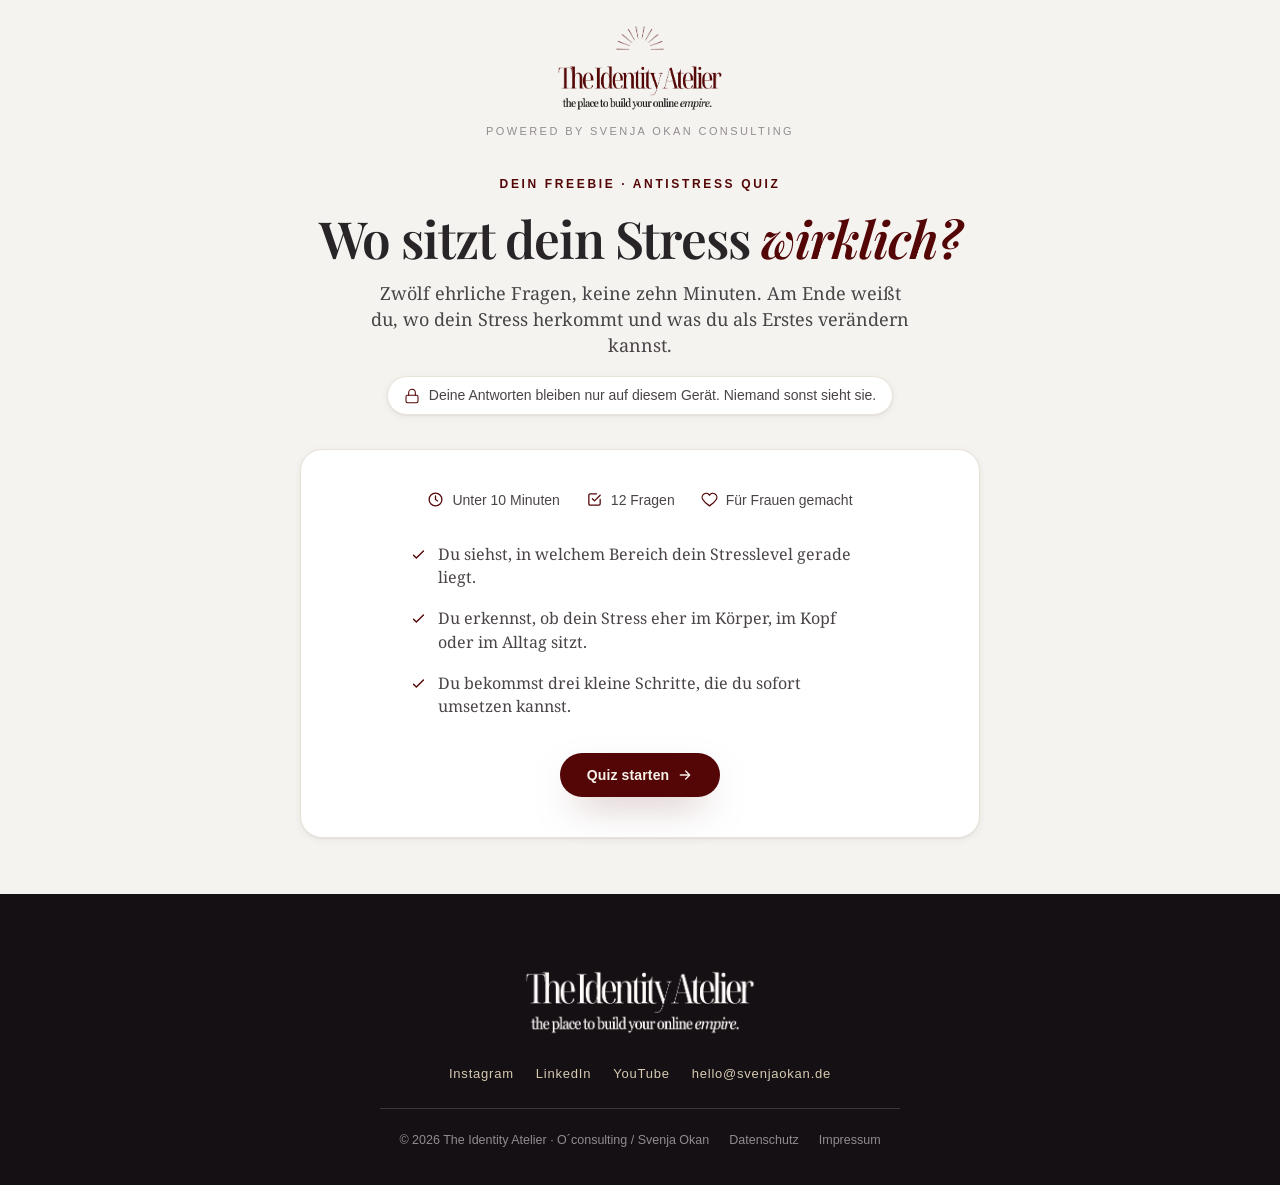
<file: index.html>
<!doctype html>
<html lang="de">
<head>
<meta charset="utf-8">
<meta name="viewport" content="width=device-width, initial-scale=1, viewport-fit=cover">
<title>Antistress Quiz | The Identity Atelier</title>
<meta name="description" content="Dein Antistress Quiz für Frauen. Finde in unter 10 Minuten heraus, wo dein Stress wirklich sitzt. Ein Freebie von Svenja Okan.">
<link rel="icon" href="./assets/logo/emblem-bordeaux.svg">
<link rel="stylesheet" href="./tokens.css">
<style>
*{box-sizing:border-box}
html,body{margin:0;padding:0}
body{
  background:var(--bg-page);
  color:var(--text);
  font-family:var(--font-body);
  font-size:16px;
  line-height:var(--lh-normal);
  -webkit-font-smoothing:antialiased;
  text-rendering:optimizeLegibility;
}
.wrap{max-width:760px;margin:0 auto;padding:0 clamp(18px,4vw,40px)}
a{color:inherit}

/* ---------- Header ---------- */
.brandhead{background:var(--bg-page);text-align:center;padding:26px 20px 6px}
.brandhead .emblem{width:48px;height:auto;margin:0 auto 12px;display:block}
.brandhead .wordmark{width:172px;height:auto;margin:0 auto 10px;display:block}
.powered{
  font-size:var(--text-2xs);letter-spacing:var(--ls-eyebrow);text-transform:uppercase;
  color:var(--text-faint);margin:0
}

/* ---------- Intro ---------- */
.intro{text-align:center;padding:clamp(18px,4vw,30px) 0 clamp(20px,4vw,34px)}
.eyebrow{
  font-family:var(--font-body);font-size:var(--text-xs);letter-spacing:var(--ls-eyebrow);
  text-transform:uppercase;color:var(--accent);margin:0 0 14px;font-weight:var(--fw-semibold)
}
.intro h1{
  font-family:var(--font-display);font-weight:var(--fw-semibold);
  font-size:var(--text-d2);line-height:var(--lh-snug);letter-spacing:var(--ls-tight);
  margin:0 0 12px
}
.intro h1 em{font-style:italic;color:var(--accent)}
.intro p.lead{
  font-family:var(--font-serif);color:var(--text-soft);max-width:540px;margin:0 auto;
  font-size:var(--text-lg)
}
.privacy{
  display:inline-flex;align-items:center;gap:9px;margin-top:18px;
  background:var(--surface);border:1px solid var(--border);border-radius:var(--radius-pill);
  padding:8px 16px;font-size:var(--text-sm);color:var(--text-soft);box-shadow:var(--shadow-sm)
}
.privacy svg{width:16px;height:16px;color:var(--accent);flex:none}

/* ---------- Start card ---------- */
.card{
  background:var(--surface);border:1px solid var(--border);border-radius:var(--radius-xl);
  box-shadow:var(--shadow-sm);padding:clamp(24px,4vw,40px);margin-bottom:24px
}
.startmeta{display:flex;justify-content:center;gap:26px;flex-wrap:wrap;margin:0 0 24px}
.startmeta .m{display:flex;align-items:center;gap:8px;font-size:var(--text-sm);color:var(--text-soft)}
.startmeta svg{width:17px;height:17px;color:var(--accent);flex:none}
.startlist{max-width:460px;margin:0 auto 26px;padding:0;list-style:none}
.startlist li{
  display:flex;gap:11px;align-items:flex-start;padding:9px 0;
  font-family:var(--font-serif);color:var(--text-soft);font-size:var(--text-base);text-align:left
}
.startlist svg{width:17px;height:17px;color:var(--accent);flex:none;margin-top:3px}

/* ---------- Buttons ---------- */
.btn{
  appearance:none;cursor:pointer;font-family:var(--font-body);font-size:var(--text-sm);
  font-weight:var(--fw-semibold);letter-spacing:.01em;border-radius:var(--radius-pill);
  padding:13px 26px;display:inline-flex;align-items:center;gap:8px;border:1px solid transparent;
  transition:all .16s var(--ease);max-width:100%;text-align:center;justify-content:center;text-decoration:none
}
.btn svg{width:16px;height:16px;flex:none}
.btn-primary{background:var(--accent);color:var(--on-accent);box-shadow:var(--shadow-accent)}
.btn-primary:hover{background:var(--accent-hover)}
.btn-ghost{background:var(--surface);color:var(--text);border-color:var(--border)}
.btn-ghost:hover{border-color:var(--border-strong);transform:translateY(-1px)}
.center{text-align:center}

/* ---------- Progress ---------- */
.progress{margin:6px 0 22px}
.progress .p-meta{
  display:flex;justify-content:space-between;font-size:var(--text-xs);
  letter-spacing:.04em;text-transform:uppercase;color:var(--text-muted);
  font-weight:var(--fw-semibold);margin-bottom:8px
}
.bar{height:8px;border-radius:var(--radius-pill);background:var(--c-bone-200);overflow:hidden}
.bar > span{display:block;height:100%;border-radius:var(--radius-pill);background:var(--accent);transition:width .4s var(--ease)}

/* ---------- Question ---------- */
.q-cat{
  font-size:var(--text-xs);letter-spacing:var(--ls-eyebrow);text-transform:uppercase;
  color:var(--accent);font-weight:var(--fw-semibold);margin:0 0 10px
}
.q-text{
  font-family:var(--font-display);font-size:var(--text-d3);font-weight:var(--fw-semibold);
  letter-spacing:var(--ls-tight);line-height:var(--lh-snug);margin:0 0 24px
}
.answers{display:flex;flex-direction:column;gap:10px}
.answer{
  appearance:none;cursor:pointer;text-align:left;width:100%;
  background:var(--bg-page-soft);border:1px solid var(--border);border-radius:var(--radius-md);
  padding:15px 18px;font-family:var(--font-serif);font-size:var(--text-base);color:var(--text);
  line-height:var(--lh-normal);transition:all .16s var(--ease);min-height:44px
}
.answer:hover{border-color:var(--accent);background:var(--c-bordeaux-100)}
.answer:focus-visible{outline:none;border-color:var(--accent);box-shadow:0 0 0 3px var(--focus-ring)}
.answer.selected{background:var(--accent);border-color:var(--accent);color:var(--on-accent);box-shadow:var(--shadow-accent)}
.q-foot{display:flex;justify-content:space-between;align-items:center;margin-top:22px;gap:10px;flex-wrap:wrap}
.backlink{
  appearance:none;border:0;background:transparent;cursor:pointer;font-family:var(--font-body);
  font-size:var(--text-sm);color:var(--text-muted);display:inline-flex;align-items:center;gap:6px;
  padding:10px 6px;border-radius:var(--radius-sm)
}
.backlink:hover{color:var(--accent)}
.backlink svg{width:15px;height:15px}
.q-hint{font-size:var(--text-xs);color:var(--text-faint)}

/* ---------- Result ---------- */
.r-eyebrow{
  font-size:var(--text-xs);letter-spacing:var(--ls-eyebrow);text-transform:uppercase;
  color:var(--accent);font-weight:var(--fw-semibold);margin:0 0 10px;text-align:center
}
.r-title{
  font-family:var(--font-display);font-size:var(--text-d2);font-weight:var(--fw-semibold);
  letter-spacing:var(--ls-tight);line-height:var(--lh-snug);margin:0 0 14px;text-align:center
}
.r-title em{font-style:italic;color:var(--accent)}
.r-lead{
  font-family:var(--font-serif);color:var(--text-soft);font-size:var(--text-lg);
  max-width:560px;margin:0 auto 28px;text-align:center
}
.scorewrap{display:flex;justify-content:center;margin-bottom:30px}
.scorering{position:relative;width:150px;height:150px}
.scorering svg{width:150px;height:150px;transform:rotate(-90deg)}
.scorering .ring-bg{fill:none;stroke:var(--c-bone-200);stroke-width:10}
.scorering .ring-val{fill:none;stroke:var(--accent);stroke-width:10;stroke-linecap:round;transition:stroke-dashoffset .9s var(--ease)}
.scorering .s-num{
  position:absolute;inset:0;display:flex;flex-direction:column;align-items:center;justify-content:center;
}
.scorering .s-num strong{font-family:var(--font-display);font-size:2.3rem;font-weight:var(--fw-semibold);line-height:1;color:var(--accent)}
.scorering .s-num span{font-size:var(--text-2xs);letter-spacing:.06em;text-transform:uppercase;color:var(--text-faint);margin-top:5px}

.areas{display:grid;grid-template-columns:1fr;gap:12px;margin-bottom:28px}
.area{padding:16px 18px;border:1px solid var(--border);border-radius:var(--radius-md);background:var(--bg-page-soft)}
.area .a-head{display:flex;justify-content:space-between;align-items:baseline;margin-bottom:8px;gap:10px}
.area .a-name{font-size:var(--text-sm);font-weight:var(--fw-semibold);color:var(--text)}
.area .a-level{font-size:var(--text-xs);letter-spacing:.04em;text-transform:uppercase;font-weight:var(--fw-semibold);color:var(--text-muted)}
.area .a-level.hot{color:var(--accent)}
.area .a-note{font-family:var(--font-serif);font-size:var(--text-sm);color:var(--text-soft);margin:8px 0 0}

.tips{margin:0 0 6px}
.tips h3{
  font-family:var(--font-body);font-size:var(--text-sm);letter-spacing:.04em;text-transform:uppercase;
  color:var(--text-muted);font-weight:var(--fw-semibold);margin:0 0 16px
}
.tip{display:flex;gap:14px;align-items:flex-start;padding:12px 0;border-top:1px solid var(--border)}
.tip:last-child{padding-bottom:0}
.tip .t-num{
  font-family:var(--font-display);font-style:italic;font-size:var(--text-h5);
  color:var(--accent-2);flex:none;width:26px;text-align:center;line-height:1.4
}
.tip p{margin:0;font-family:var(--font-serif);color:var(--text-soft);font-size:var(--text-base)}
.tip p strong{color:var(--text);font-weight:var(--fw-semibold)}

/* ---------- CTA ---------- */
.cta{
  background:var(--surface-ink);color:var(--text-on-dark);border-radius:var(--radius-xl);
  padding:clamp(26px,4vw,40px);text-align:center;margin-bottom:24px
}
.cta .c-eyebrow{
  font-size:var(--text-xs);letter-spacing:var(--ls-eyebrow);text-transform:uppercase;
  color:var(--accent-2);font-weight:var(--fw-semibold);margin:0 0 12px
}
.cta h2{
  font-family:var(--font-display);font-size:var(--text-d3);font-weight:var(--fw-semibold);
  letter-spacing:var(--ls-tight);line-height:var(--lh-snug);margin:0 0 12px
}
.cta h2 em{font-style:italic;color:var(--accent-2)}
.cta p{
  font-family:var(--font-serif);color:var(--text-on-dark-muted);max-width:480px;
  margin:0 auto 22px;font-size:var(--text-base)
}
.cta .btn-primary{box-shadow:none}

.hidden{display:none}
.fadein{animation:rise .32s var(--ease)}
@keyframes rise{from{opacity:0;transform:translateY(12px)}to{opacity:1;transform:none}}
@media (prefers-reduced-motion:reduce){
  .fadein{animation:none}
  .bar > span,.scorering .ring-val{transition:none}
}

/* ---------- Footer ---------- */
.atelier-footer{background:var(--bg-dark);color:var(--text-on-dark-muted);padding:clamp(44px,6vw,72px) 0 36px;text-align:center;font-family:var(--font-body);margin-top:56px}
.atelier-footer .fw{width:min(240px,70vw);height:auto;margin:0 auto 26px;display:block}
.atelier-footer .social{display:flex;gap:22px;justify-content:center;align-items:center;flex-wrap:wrap;margin-bottom:24px}
.atelier-footer .social a{font-size:13px;letter-spacing:.06em;color:var(--text-on-dark-muted);text-decoration:none}
.atelier-footer .social a:hover{color:var(--text-on-dark)}
.atelier-footer .divider{height:1px;background:var(--border-on-dark);max-width:520px;margin:0 auto 22px}
.atelier-footer .legal{display:flex;gap:20px;justify-content:center;align-items:center;flex-wrap:wrap;font-size:12.5px;color:var(--text-faint)}
.atelier-footer .legal a{color:var(--text-faint);text-decoration:none}
.atelier-footer .legal a:hover{color:var(--text-on-dark-muted)}

@media (max-width:560px){
  .q-text{font-size:var(--text-h4)}
  .startmeta{gap:14px}
  .q-foot .btn{flex:1 1 auto}
}
</style>
</head>
<body>

<!-- ===== Brand header ===== -->
<header class="brandhead">
  <img class="emblem" src="./assets/logo/emblem-bordeaux.png" alt="The Identity Atelier">
  <img class="wordmark" src="./assets/logo/atelier-wordmark-bordeaux.png" alt="The Identity Atelier — the place to build your online empire">
  <p class="powered">Powered by Svenja Okan Consulting</p>
</header>

<main class="wrap">

  <!-- ===== Start screen ===== -->
  <section id="view-start" class="fadein">
    <div class="intro">
      <p class="eyebrow">Dein Freebie · Antistress Quiz</p>
      <h1>Wo sitzt dein Stress <em>wirklich?</em></h1>
      <p class="lead">Zwölf ehrliche Fragen, keine zehn Minuten. Am Ende weißt du, wo dein Stress herkommt und was du als Erstes verändern kannst.</p>
      <div class="privacy">
        <svg viewBox="0 0 24 24" fill="none" stroke="currentColor" stroke-width="1.6" stroke-linecap="round" stroke-linejoin="round"><rect x="3" y="11" width="18" height="11" rx="2"/><path d="M7 11V7a5 5 0 0 1 10 0v4"/></svg>
        Deine Antworten bleiben nur auf diesem Gerät. Niemand sonst sieht sie.
      </div>
    </div>

    <div class="card center">
      <div class="startmeta">
        <span class="m">
          <svg viewBox="0 0 24 24" fill="none" stroke="currentColor" stroke-width="1.8" stroke-linecap="round"><circle cx="12" cy="12" r="9"/><path d="M12 7v5l3 2"/></svg>
          Unter 10 Minuten
        </span>
        <span class="m">
          <svg viewBox="0 0 24 24" fill="none" stroke="currentColor" stroke-width="1.8" stroke-linecap="round" stroke-linejoin="round"><path d="M9 11l3 3 8-8"/><path d="M20 12v6a2 2 0 0 1-2 2H6a2 2 0 0 1-2-2V6a2 2 0 0 1 2-2h9"/></svg>
          12 Fragen
        </span>
        <span class="m">
          <svg viewBox="0 0 24 24" fill="none" stroke="currentColor" stroke-width="1.8" stroke-linecap="round" stroke-linejoin="round"><path d="M12 21s-7-4.6-9.5-9A5.5 5.5 0 0 1 12 6a5.5 5.5 0 0 1 9.5 6c-2.5 4.4-9.5 9-9.5 9z"/></svg>
          Für Frauen gemacht
        </span>
      </div>
      <ul class="startlist">
        <li>
          <svg viewBox="0 0 24 24" fill="none" stroke="currentColor" stroke-width="2" stroke-linecap="round" stroke-linejoin="round"><path d="M5 13l4 4L19 7"/></svg>
          Du siehst, in welchem Bereich dein Stresslevel gerade liegt.
        </li>
        <li>
          <svg viewBox="0 0 24 24" fill="none" stroke="currentColor" stroke-width="2" stroke-linecap="round" stroke-linejoin="round"><path d="M5 13l4 4L19 7"/></svg>
          Du erkennst, ob dein Stress eher im Körper, im Kopf oder im Alltag sitzt.
        </li>
        <li>
          <svg viewBox="0 0 24 24" fill="none" stroke="currentColor" stroke-width="2" stroke-linecap="round" stroke-linejoin="round"><path d="M5 13l4 4L19 7"/></svg>
          Du bekommst drei kleine Schritte, die du sofort umsetzen kannst.
        </li>
      </ul>
      <button class="btn btn-primary" onclick="Quiz.start()">
        Quiz starten
        <svg viewBox="0 0 24 24" fill="none" stroke="currentColor" stroke-width="2" stroke-linecap="round" stroke-linejoin="round"><path d="M5 12h14M13 6l6 6-6 6"/></svg>
      </button>
    </div>
  </section>

  <!-- ===== Quiz screen ===== -->
  <section id="view-quiz" class="hidden">
    <div class="progress">
      <div class="p-meta">
        <span id="p-count">Frage 1 von 12</span>
        <span id="p-cat"></span>
      </div>
      <div class="bar"><span id="p-bar" style="width:0%"></span></div>
    </div>

    <div class="card" id="q-card">
      <p class="q-cat" id="q-cat"></p>
      <h2 class="q-text" id="q-text"></h2>
      <div class="answers" id="q-answers"></div>
      <div class="q-foot">
        <button class="backlink" id="q-back" onclick="Quiz.back()">
          <svg viewBox="0 0 24 24" fill="none" stroke="currentColor" stroke-width="2" stroke-linecap="round" stroke-linejoin="round"><path d="M19 12H5M11 18l-6-6 6-6"/></svg>
          Zurück
        </button>
        <span class="q-hint">Wähle die Antwort, die sich am ehrlichsten anfühlt.</span>
      </div>
    </div>
  </section>

  <!-- ===== Result screen ===== -->
  <section id="view-result" class="hidden">
    <p class="r-eyebrow">Dein Ergebnis</p>
    <h1 class="r-title" id="r-title"></h1>
    <p class="r-lead" id="r-lead"></p>

    <div class="scorewrap">
      <div class="scorering">
        <svg viewBox="0 0 150 150">
          <circle class="ring-bg" cx="75" cy="75" r="64"/>
          <circle class="ring-val" id="r-ring" cx="75" cy="75" r="64" stroke-dasharray="402" stroke-dashoffset="402"/>
        </svg>
        <div class="s-num">
          <strong id="r-percent">0%</strong>
          <span>Stresslevel</span>
        </div>
      </div>
    </div>

    <div class="card">
      <div class="areas" id="r-areas"></div>
      <div class="tips">
        <h3>Deine ersten drei Schritte</h3>
        <div id="r-tips"></div>
      </div>
    </div>

    <div class="cta">
      <p class="c-eyebrow">Und jetzt?</p>
      <h2>Dein Ergebnis ist ein Anfang, <em>kein Urteil.</em></h2>
      <p>Wenn du tiefer gehen willst, begleite ich dich als Antistress Coach dabei, aus dem Dauerdruck wieder in deine Ruhe zu kommen. Schreib mir und wir schauen gemeinsam auf dein Ergebnis.</p>
      <a class="btn btn-primary" href="mailto:hello@svenjaokan.de?subject=Mein%20Antistress%20Quiz%20Ergebnis">
        Schreib mir dein Ergebnis
        <svg viewBox="0 0 24 24" fill="none" stroke="currentColor" stroke-width="1.8" stroke-linecap="round" stroke-linejoin="round"><rect x="3" y="5" width="18" height="14" rx="2"/><path d="M3 7l9 6 9-6"/></svg>
      </a>
    </div>

    <p class="center" style="margin-bottom:8px">
      <button class="btn btn-ghost" onclick="Quiz.restart()">
        <svg viewBox="0 0 24 24" fill="none" stroke="currentColor" stroke-width="1.8" stroke-linecap="round" stroke-linejoin="round"><path d="M3 12a9 9 0 1 0 3-6.7L3 8"/><path d="M3 3v5h5"/></svg>
        Quiz noch einmal machen
      </button>
    </p>
  </section>

</main>

<!-- ===== Footer ===== -->
<footer class="atelier-footer">
  <img class="fw" src="./assets/logo/atelier-wordmark-cream.png" alt="The Identity Atelier — the place to build your online empire">
  <div class="social">
    <a href="https://www.instagram.com/svenjaokan.de" target="_blank" rel="noopener">Instagram</a>
    <a href="https://www.linkedin.com/in/svenjaokan" target="_blank" rel="noopener">LinkedIn</a>
    <a href="https://www.youtube.com/@TheIdentityAtelier" target="_blank" rel="noopener">YouTube</a>
    <a href="mailto:hello@svenjaokan.de">hello@svenjaokan.de</a>
  </div>
  <div class="divider"></div>
  <div class="legal">
    <span>© 2026 The Identity Atelier · O´consulting / Svenja Okan</span>
    <a href="https://www.svenjaokan.de/datenschutz" target="_blank" rel="noopener">Datenschutz</a>
    <a href="https://www.svenjaokan.de/impressum" target="_blank" rel="noopener">Impressum</a>
  </div>
</footer>

<script>
const Quiz = (function(){
  "use strict";

  const CATS = {
    koerper: "Dein Körper",
    kopf:    "Deine Gedanken",
    alltag:  "Dein Alltag"
  };

  // Antworten immer von 0 (entspannt) bis 3 (hoher Stress)
  const SCALE_OFT = [
    "Selten oder nie",
    "Ab und zu",
    "Häufig",
    "Fast täglich"
  ];

  const QUESTIONS = [
    {cat:"koerper", text:"Wie oft wachst du morgens auf und fühlst dich schon erschöpft?", answers:SCALE_OFT},
    {cat:"koerper", text:"Wie oft merkst du körperliche Anspannung, zum Beispiel im Nacken, Kiefer oder Bauch?", answers:SCALE_OFT},
    {cat:"koerper", text:"Wie gut kannst du abends ein- und durchschlafen?", answers:[
      "Sehr gut, ich schlafe ruhig",
      "Meistens gut, mit kleinen Ausnahmen",
      "Oft schwer, ich brauche lange oder wache auf",
      "Fast jede Nacht ist unruhig"
    ]},
    {cat:"koerper", text:"Wie oft gönnst du deinem Körper bewusst eine Pause, ohne Handy und ohne To-do?", answers:[
      "Jeden Tag",
      "Mehrmals pro Woche",
      "Selten",
      "Ehrlich gesagt fast nie"
    ]},
    {cat:"kopf", text:"Wie oft kreisen deine Gedanken abends um offene Aufgaben oder Sorgen?", answers:SCALE_OFT},
    {cat:"kopf", text:"Wie oft hast du das Gefühl, es allen recht machen zu müssen?", answers:SCALE_OFT},
    {cat:"kopf", text:"Wie streng bist du mit dir selbst, wenn etwas nicht perfekt läuft?", answers:[
      "Ich bin freundlich mit mir",
      "Ich hadere kurz, lasse es dann los",
      "Ich mache mir oft Vorwürfe",
      "Meine innere Kritikerin ist ständig laut"
    ]},
    {cat:"kopf", text:"Wie oft sagst du Ja, obwohl du eigentlich Nein meinst?", answers:SCALE_OFT},
    {cat:"alltag", text:"Wie oft fühlt sich dein Tag an wie ein Wettlauf gegen die Uhr?", answers:SCALE_OFT},
    {cat:"alltag", text:"Wie viel Zeit am Tag gehört wirklich nur dir?", answers:[
      "Mindestens eine Stunde",
      "Etwa eine halbe Stunde",
      "Ein paar Minuten zwischendurch",
      "So gut wie keine"
    ]},
    {cat:"alltag", text:"Wie oft fällt Erholung als Erstes weg, wenn es voll wird?", answers:SCALE_OFT},
    {cat:"alltag", text:"Wie oft bist du bei schönen Momenten mit dem Kopf schon beim nächsten Punkt auf der Liste?", answers:SCALE_OFT}
  ];

  const MAX_PER_Q = 3;

  const LEVELS = [
    {
      max:0.33,
      title:'Du bist gut <em>bei dir.</em>',
      lead:"Dein Stresslevel ist gerade niedrig. Du hast ein gutes Gespür dafür, was dir guttut. Deine Aufgabe ist jetzt, das zu schützen, bevor der Alltag wieder lauter wird."
    },
    {
      max:0.66,
      title:'Du funktionierst, aber es <em>kostet dich.</em>',
      lead:"Nach außen läuft alles, doch innen wird es enger. Genau jetzt ist der beste Moment, gegenzusteuern, solange kleine Veränderungen noch viel bewirken."
    },
    {
      max:1.01,
      title:'Dein System läuft auf <em>Reserve.</em>',
      lead:"Dein Ergebnis zeigt ein hohes Stresslevel. Das ist kein Zeichen von Schwäche, sondern ein deutliches Signal deines Körpers. Du musst da nicht alleine durch."
    }
  ];

  const AREA_NOTES = {
    koerper:{
      low:"Dein Körper ist gerade eine gute Verbündete. Halte deine Pausen und deinen Schlaf weiter in Ehren.",
      mid:"Dein Körper sendet erste Signale. Anspannung und Müdigkeit sind seine Art zu sagen: Ich brauche mehr Ruhe.",
      high:"Dein Körper spricht sehr deutlich mit dir. Schlaf, Atmung und echte Pausen sind jetzt deine wichtigsten Hebel."
    },
    kopf:{
      low:"Dein Kopf gönnt dir Ruhe. Deine Gedanken arbeiten für dich, nicht gegen dich.",
      mid:"Dein Kopf kommt schwer zur Ruhe. Hohe Ansprüche und Grübeln kosten dich still und leise Energie.",
      high:"Der größte Druck entsteht gerade in deinem Kopf. Die gute Nachricht: Genau da kannst du am meisten verändern."
    },
    alltag:{
      low:"Dein Alltag lässt dir Raum. Du hast Zeitinseln, die wirklich dir gehören.",
      mid:"Dein Alltag ist eng getaktet. Deine eigenen Bedürfnisse rutschen öfter ans Ende der Liste.",
      high:"Dein Alltag lässt dir kaum Luft. Der erste Schritt ist nicht mehr Disziplin, sondern mehr Raum für dich."
    }
  };

  const TIPS = {
    koerper:[
      {t:"Atme dich runter.", p:"Dreimal am Tag: vier Sekunden einatmen, sechs Sekunden ausatmen, sechs Wiederholungen. Das beruhigt dein Nervensystem messbar."},
      {t:"Schütze deinen Schlaf.", p:"Lege eine feste Zeit fest, ab der das Handy aus der Hand geht. Dein Körper braucht einen ruhigen Übergang in die Nacht."}
    ],
    kopf:[
      {t:"Leere deinen Kopf auf Papier.", p:"Schreibe abends fünf Minuten alles auf, was kreist. Was auf dem Papier steht, muss nicht mehr in deinem Kopf wohnen."},
      {t:"Übe das kleine Nein.", p:"Sage diese Woche einmal bewusst Nein zu etwas Kleinem. Jedes ehrliche Nein zu anderen ist ein Ja zu dir."}
    ],
    alltag:[
      {t:"Blocke deine Ich-Zeit.", p:"Trage 20 Minuten nur für dich in den Kalender ein, so verbindlich wie jeden anderen Termin. Nicht verhandelbar."},
      {t:"Baue Mini-Pausen ein.", p:"Zwischen zwei Aufgaben: aufstehen, ans Fenster, drei tiefe Atemzüge. Kleine Pausen wirken, weil sie wirklich stattfinden."}
    ]
  };

  let current = 0;
  let picks = [];

  const $ = id => document.getElementById(id);

  function show(view){
    ["view-start","view-quiz","view-result"].forEach(v=>{
      const el = $(v);
      el.classList.toggle("hidden", v!==view);
      el.classList.remove("fadein");
      if(v===view){ void el.offsetWidth; el.classList.add("fadein"); }
    });
    window.scrollTo({top:0, behavior:"smooth"});
  }

  function render(){
    const q = QUESTIONS[current];
    $("p-count").textContent = "Frage " + (current+1) + " von " + QUESTIONS.length;
    $("p-cat").textContent = CATS[q.cat];
    $("p-bar").style.width = (current / QUESTIONS.length * 100) + "%";
    $("q-cat").textContent = CATS[q.cat];
    $("q-text").textContent = q.text;
    $("q-back").style.visibility = current===0 ? "hidden" : "visible";

    const box = $("q-answers");
    box.innerHTML = "";
    q.answers.forEach((a,i)=>{
      const b = document.createElement("button");
      b.type = "button";
      b.className = "answer" + (picks[current]===i ? " selected" : "");
      b.textContent = a;
      b.onclick = ()=>pick(i);
      box.appendChild(b);
    });

    const card = $("q-card");
    card.classList.remove("fadein");
    void card.offsetWidth;
    card.classList.add("fadein");
  }

  function pick(i){
    picks[current] = i;
    render();
    setTimeout(()=>{
      if(current < QUESTIONS.length-1){ current++; render(); }
      else { finish(); }
    }, 260);
  }

  function finish(){
    const total = picks.reduce((s,v)=>s+v,0);
    const maxTotal = QUESTIONS.length * MAX_PER_Q;
    const ratio = total / maxTotal;
    const pct = Math.round(ratio*100);
    const level = LEVELS.find(l=>ratio < l.max) || LEVELS[LEVELS.length-1];

    $("r-title").innerHTML = level.title;
    $("r-lead").textContent = level.lead;

    // Score-Ring
    show("view-result");
    $("r-percent").textContent = pct + "%";
    const ring = $("r-ring");
    ring.setAttribute("stroke-dashoffset", 402);
    requestAnimationFrame(()=>requestAnimationFrame(()=>{
      ring.setAttribute("stroke-dashoffset", Math.round(402 * (1 - ratio)));
    }));

    // Bereiche auswerten
    const areaScores = {};
    QUESTIONS.forEach((q,i)=>{
      areaScores[q.cat] = areaScores[q.cat] || {sum:0, max:0};
      areaScores[q.cat].sum += picks[i];
      areaScores[q.cat].max += MAX_PER_Q;
    });

    const areaBox = $("r-areas");
    areaBox.innerHTML = "";
    const ranked = Object.keys(areaScores)
      .map(cat=>({cat, r:areaScores[cat].sum/areaScores[cat].max}))
      .sort((a,b)=>b.r-a.r);

    ranked.forEach(({cat,r})=>{
      const band = r < 0.34 ? "low" : r < 0.67 ? "mid" : "high";
      const label = band==="low" ? "Entspannt" : band==="mid" ? "Angespannt" : "Hoch belastet";
      const div = document.createElement("div");
      div.className = "area";
      div.innerHTML =
        '<div class="a-head">' +
          '<span class="a-name">' + CATS[cat] + '</span>' +
          '<span class="a-level' + (band==="high" ? " hot" : "") + '">' + label + '</span>' +
        '</div>' +
        '<div class="bar"><span style="width:' + Math.round(r*100) + '%"></span></div>' +
        '<p class="a-note">' + AREA_NOTES[cat][band] + '</p>';
      areaBox.appendChild(div);
    });

    // Tipps: zwei aus dem stärksten Bereich, einer aus dem zweiten
    const tipList = [ TIPS[ranked[0].cat][0], TIPS[ranked[0].cat][1], TIPS[ranked[1].cat][0] ];
    const tipBox = $("r-tips");
    tipBox.innerHTML = "";
    tipList.forEach((tip,i)=>{
      const div = document.createElement("div");
      div.className = "tip";
      div.innerHTML =
        '<span class="t-num">' + (i+1) + '</span>' +
        '<p><strong>' + tip.t + '</strong> ' + tip.p + '</p>';
      tipBox.appendChild(div);
    });
  }

  function start(){
    current = 0;
    picks = [];
    show("view-quiz");
    render();
  }

  return {
    start,
    restart: start,
    back(){ if(current>0){ current--; render(); } }
  };
})();
</script>
</body>
</html>
</file>
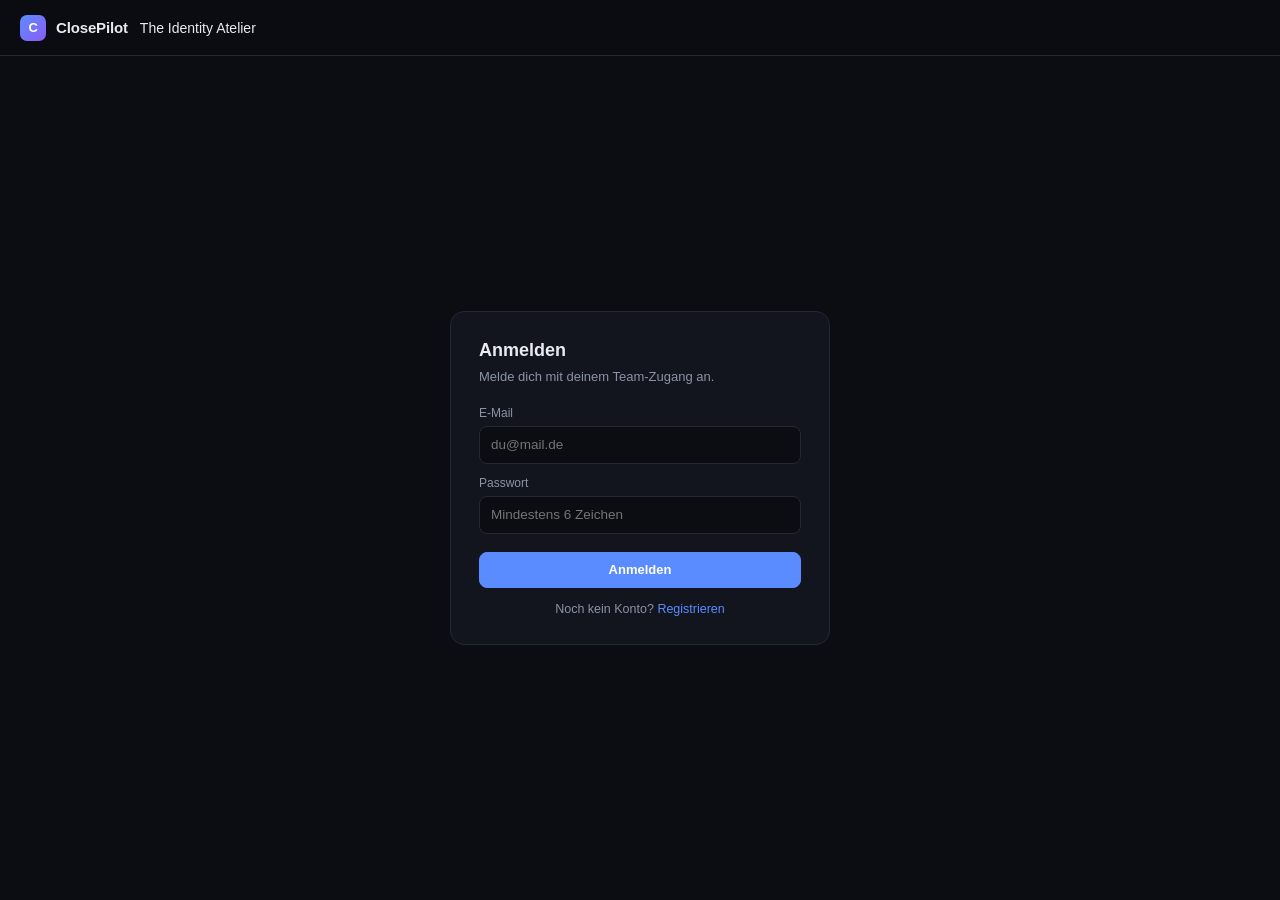
<file: crm-webinar/index.html>
<!DOCTYPE html>
<html lang="de">
<head>
<meta charset="UTF-8">
<meta name="viewport" content="width=device-width, initial-scale=1.0">
<title>ClosePilot — CRM</title>
<style>
  :root{
    --bg:#0b0d12; --surface:#12151d; --surface2:#181c26; --border:#232837;
    --text:#e8eaf0; --muted:#8b93a7; --faint:#5b6273;
    --accent:#5b8cff; --accent-soft:rgba(91,140,255,.12);
    --green:#3ddc97; --green-soft:rgba(61,220,151,.12);
    --red:#ff5c72; --red-soft:rgba(255,92,114,.12);
    --amber:#ffb454; --amber-soft:rgba(255,180,84,.12);
    --violet:#a78bfa; --violet-soft:rgba(167,139,250,.14);
    --cyan:#4dd0e1; --cyan-soft:rgba(77,208,225,.12);
    --radius:10px;
  }
  *{margin:0;padding:0;box-sizing:border-box}
  body{
    font-family:-apple-system,BlinkMacSystemFont,'Segoe UI','Inter',Roboto,sans-serif;
    background:var(--bg); color:var(--text); min-height:100vh;
    font-size:14px; -webkit-font-smoothing:antialiased;
  }
  .nav{
    display:flex;align-items:center;gap:12px;padding:0 20px;height:56px;
    border-bottom:1px solid var(--border);
    background:rgba(11,13,18,.85); backdrop-filter:blur(8px);
    position:sticky;top:0;z-index:20;
  }
  .logo{display:flex;align-items:center;gap:10px;font-weight:600;font-size:15px;letter-spacing:-.01em}
  .logo-mark{width:26px;height:26px;border-radius:7px;display:grid;place-items:center;
    background:linear-gradient(135deg,var(--accent),#8b5cf6);font-size:13px;font-weight:700;color:#fff}
  .nav .spacer{flex:1}
  .userchip{display:flex;align-items:center;gap:8px;font-size:12.5px;color:var(--muted)}
  .userchip .dot{width:7px;height:7px;border-radius:50%;background:var(--green);box-shadow:0 0 0 3px var(--green-soft)}
  .adminbadge{background:var(--violet-soft);color:var(--violet);border-radius:999px;padding:2px 8px;font-size:11px;font-weight:600}
  .btn-logout{height:30px;padding:0 10px;font-size:12px}

  .tabs{display:flex;gap:4px;padding:12px 20px 0;border-bottom:1px solid var(--border);background:var(--bg);flex-wrap:wrap}
  .tab{
    padding:9px 16px;font-size:13.5px;font-weight:500;color:var(--muted);cursor:pointer;
    border:none;background:none;border-bottom:2px solid transparent;border-radius:0;height:auto;
  }
  .tab:hover{color:var(--text);background:none}
  .tab.active{color:var(--text);border-bottom-color:var(--accent);font-weight:600}

  .wrap{width:100%;margin:0 auto;padding:24px 20px 64px}
  .pagehead{display:flex;align-items:flex-end;justify-content:space-between;gap:16px;flex-wrap:wrap;margin-bottom:20px}
  h1{font-size:19px;font-weight:600;letter-spacing:-.02em}
  .pagehead p{color:var(--muted);margin-top:4px;font-size:13px}

  .notice{background:var(--amber-soft);border:1px solid rgba(255,180,84,.4);color:var(--amber);
    border-radius:var(--radius);padding:12px 16px;font-size:13px;margin-bottom:18px;line-height:1.6}
  .notice b{font-weight:600}

  /* Dashboard */
  .rangebar{display:flex;gap:8px;flex-wrap:wrap;align-items:center;margin-bottom:18px}
  .rangebar label{font-size:12.5px;color:var(--muted)}
  .rangebar input[type=date]{
    background:var(--surface);border:1px solid var(--border);border-radius:8px;color:var(--text);
    height:36px;padding:0 10px;font-family:inherit;font-size:13px;color-scheme:dark;
  }
  .chip{height:30px;padding:0 12px;font-size:12.5px;border-radius:999px}
  .chip.active{background:var(--accent-soft);border-color:var(--accent);color:var(--accent);font-weight:600}

  .kpis{display:grid;grid-template-columns:repeat(auto-fit,minmax(150px,1fr));gap:12px;margin-bottom:20px}
  .kpi{background:var(--surface);border:1px solid var(--border);border-radius:var(--radius);padding:14px 16px}
  .kpi .lbl{font-size:12px;color:var(--muted);margin-bottom:6px}
  .kpi .num{font-size:21px;font-weight:600;letter-spacing:-.02em;font-variant-numeric:tabular-nums}
  .kpi.hl{border-color:rgba(91,140,255,.45);background:linear-gradient(180deg,var(--accent-soft),var(--surface))}
  .kpi.hl .num{color:var(--accent)}
  .kpi.good .num{color:var(--green)}
  .kpi.bad .num{color:var(--red)}
  .kpi .sub{font-size:11px;color:var(--faint);margin-top:4px}

  .dashsplit{display:grid;grid-template-columns:1fr 1fr;gap:12px;margin-bottom:20px}
  @media(max-width:760px){.dashsplit{grid-template-columns:1fr}}
  .panel{background:var(--surface);border:1px solid var(--border);border-radius:12px;padding:16px}
  .panel h3{font-size:13px;font-weight:600;margin-bottom:12px;color:var(--muted);text-transform:uppercase;letter-spacing:.05em}
  .stagebar{display:flex;flex-direction:column;gap:8px}
  .stagerow{display:grid;grid-template-columns:150px 1fr 34px;gap:10px;align-items:center;font-size:12.5px}
  .stagerow .bartrack{height:8px;background:var(--surface2);border-radius:99px;overflow:hidden}
  .stagerow .barfill{height:100%;border-radius:99px;background:var(--accent)}
  .stagerow .cnt{text-align:right;color:var(--muted);font-variant-numeric:tabular-nums}

  /* Toolbar */
  .toolbar{display:flex;gap:10px;flex-wrap:wrap;align-items:center;margin-bottom:14px}
  .search{
    flex:1 1 190px;min-width:160px;height:36px;background:var(--surface);border:1px solid var(--border);
    border-radius:8px;color:var(--text);padding:0 12px 0 34px;font-size:13px;font-family:inherit;
    background-image:url("data:image/svg+xml,%3Csvg xmlns='http://www.w3.org/2000/svg' width='14' height='14' viewBox='0 0 24 24' fill='none' stroke='%238b93a7' stroke-width='2'%3E%3Ccircle cx='11' cy='11' r='8'/%3E%3Cpath d='m21 21-4.3-4.3'/%3E%3C/svg%3E");
    background-repeat:no-repeat;background-position:11px center;
  }
  .search:focus{outline:none;border-color:var(--accent);box-shadow:0 0 0 3px var(--accent-soft)}
  .search::placeholder{color:var(--faint)}
  select.filter{
    height:36px;background:var(--surface);border:1px solid var(--border);border-radius:8px;
    color:var(--text);padding:0 30px 0 11px;font-size:13px;font-family:inherit;appearance:none;cursor:pointer;
    background-image:url("data:image/svg+xml,%3Csvg xmlns='http://www.w3.org/2000/svg' width='12' height='12' viewBox='0 0 24 24' fill='none' stroke='%238b93a7' stroke-width='2'%3E%3Cpath d='m6 9 6 6 6-6'/%3E%3C/svg%3E");
    background-repeat:no-repeat;background-position:right 10px center;
  }
  select.filter:focus{outline:none;border-color:var(--accent)}
  button{
    font-family:inherit;font-size:13px;font-weight:500;cursor:pointer;height:36px;
    border-radius:8px;padding:0 14px;border:1px solid var(--border);
    background:var(--surface);color:var(--text);transition:background .12s,border-color .12s;
    display:inline-flex;align-items:center;gap:7px;
  }
  button:hover{background:var(--surface2)}
  .btn-primary{background:var(--accent);border-color:var(--accent);color:#fff;font-weight:600}
  .btn-primary:hover{background:#4a7bf0}
  input[type=file]{display:none}
  .filelabel{display:inline-flex}

  /* Table */
  .card{background:var(--surface);border:1px solid var(--border);border-radius:12px;overflow:hidden}
  .tablescroll{overflow-x:auto}
  table{width:100%;border-collapse:collapse;min-width:1180px}
  thead th{
    position:sticky;top:0;background:var(--surface2);color:var(--muted);
    font-size:11px;font-weight:500;text-transform:uppercase;letter-spacing:.06em;
    padding:10px 12px;text-align:left;border-bottom:1px solid var(--border);white-space:nowrap;z-index:1;
  }
  th.sortable{cursor:pointer;user-select:none}
  th.sortable:hover{color:var(--text)}
  th .arrow{font-size:10px;margin-left:4px;color:var(--accent)}
  tbody td{padding:10px 12px;border-bottom:1px solid var(--border);font-size:13px;vertical-align:middle}
  tbody tr:last-child td{border-bottom:none}
  tbody tr:hover{background:var(--surface2)}
  td.name{font-weight:600}
  td .sub{font-weight:400;font-size:11.5px;color:var(--muted);margin-top:2px}
  td.contact{color:var(--muted);font-size:12px;line-height:1.5}
  td.money{font-variant-numeric:tabular-nums;font-weight:600;text-align:right;white-space:nowrap}
  td.money.win{color:var(--green)}
  td.money.cost{color:var(--amber);font-weight:500}
  tfoot td{padding:12px;background:var(--surface2);border-top:1px solid var(--border);font-weight:600;font-size:13px;font-variant-numeric:tabular-nums}

  select.stagesel{
    height:30px;border-radius:999px;border:1px solid var(--border);background:var(--surface2);
    color:var(--text);font-size:12px;font-weight:500;padding:0 24px 0 10px;font-family:inherit;
    appearance:none;cursor:pointer;max-width:170px;
    background-image:url("data:image/svg+xml,%3Csvg xmlns='http://www.w3.org/2000/svg' width='10' height='10' viewBox='0 0 24 24' fill='none' stroke='%238b93a7' stroke-width='2'%3E%3Cpath d='m6 9 6 6 6-6'/%3E%3C/svg%3E");
    background-repeat:no-repeat;background-position:right 8px center;
  }
  select.stagesel:focus{outline:none;border-color:var(--accent)}
  select.stagesel.s-close{border-color:rgba(61,220,151,.5);color:var(--green)}
  select.stagesel.s-noclose,select.stagesel.s-noshow{border-color:rgba(255,92,114,.5);color:var(--red)}
  select.stagesel.s-onboarding{border-color:rgba(167,139,250,.5);color:var(--violet)}

  .pill{display:inline-flex;align-items:center;gap:6px;padding:3px 9px;border-radius:999px;font-size:12px;font-weight:500;white-space:nowrap}
  .pill::before{content:'';width:6px;height:6px;border-radius:50%;background:currentColor}
  .p-green{background:var(--green-soft);color:var(--green)}
  .p-red{background:var(--red-soft);color:var(--red)}
  .p-open{background:rgba(139,147,167,.12);color:var(--muted)}
  .p-accent{background:var(--accent-soft);color:var(--accent)}
  .p-violet{background:var(--violet-soft);color:var(--violet)}
  .p-cyan{background:var(--cyan-soft);color:var(--cyan)}
  .p-amber{background:var(--amber-soft);color:var(--amber)}

  .rowactions{display:flex;gap:2px;justify-content:flex-end}
  .iconbtn{height:28px;width:28px;padding:0;justify-content:center;border:none;background:transparent;color:var(--muted);border-radius:6px}
  .iconbtn:hover{background:var(--border);color:var(--text)}
  .iconbtn svg{width:15px;height:15px}
  .iconbtn.danger:hover{color:var(--red)}
  .notecount{font-size:10.5px;background:var(--accent-soft);color:var(--accent);border-radius:999px;padding:1px 6px;font-weight:600}

  .empty{text-align:center;padding:56px 20px;color:var(--muted)}
  .empty .t{font-size:15px;font-weight:600;color:var(--text);margin-bottom:6px}

  /* Modals */
  .overlay{position:fixed;inset:0;background:rgba(5,7,12,.7);backdrop-filter:blur(3px);display:none;align-items:center;justify-content:center;z-index:50;padding:16px}
  .overlay.open{display:flex}
  .modal{background:var(--surface);border:1px solid var(--border);border-radius:14px;
    padding:22px;width:100%;max-width:560px;max-height:92vh;overflow-y:auto;box-shadow:0 24px 64px rgba(0,0,0,.5)}
  .modal h2{font-size:16px;font-weight:600;margin-bottom:18px;letter-spacing:-.01em}
  .grid{display:grid;grid-template-columns:1fr 1fr;gap:12px}
  .field{display:flex;flex-direction:column;gap:6px}
  .field.full{grid-column:1/-1}
  label{font-size:12px;font-weight:500;color:var(--muted)}
  .field input,.field select,.field textarea{
    background:var(--bg);border:1px solid var(--border);border-radius:8px;
    color:var(--text);padding:0 11px;height:38px;font-family:inherit;font-size:13.5px;
  }
  .field textarea{height:auto;min-height:70px;padding:9px 11px;resize:vertical}
  .field select{appearance:none;background-image:url("data:image/svg+xml,%3Csvg xmlns='http://www.w3.org/2000/svg' width='12' height='12' viewBox='0 0 24 24' fill='none' stroke='%238b93a7' stroke-width='2'%3E%3Cpath d='m6 9 6 6 6-6'/%3E%3C/svg%3E");background-repeat:no-repeat;background-position:right 10px center;padding-right:30px}
  .field input:focus,.field select:focus,.field textarea:focus{outline:none;border-color:var(--accent);box-shadow:0 0 0 3px var(--accent-soft)}
  .field input:disabled{opacity:.5;cursor:not-allowed}
  .modal .actions{display:flex;gap:10px;justify-content:flex-end;margin-top:20px}
  .hint{font-size:11.5px;color:var(--faint);line-height:1.5}

  .notelist{display:flex;flex-direction:column;gap:10px;margin-bottom:14px;max-height:280px;overflow-y:auto}
  .noteitem{background:var(--bg);border:1px solid var(--border);border-radius:10px;padding:10px 12px}
  .noteitem .meta{font-size:11px;color:var(--faint);margin-bottom:4px}
  .noteitem .txt{font-size:13px;line-height:1.55;white-space:pre-wrap}

  /* Auth */
  .authwrap{min-height:calc(100vh - 56px);display:flex;align-items:center;justify-content:center;padding:20px}
  .authcard{background:var(--surface);border:1px solid var(--border);border-radius:14px;padding:28px;width:100%;max-width:380px}
  .authcard h2{font-size:18px;font-weight:600;margin-bottom:6px}
  .authcard p{color:var(--muted);font-size:13px;margin-bottom:18px;line-height:1.6}
  .authcard .field{margin-bottom:12px}
  .authcard .btn-primary{width:100%;justify-content:center;margin-top:6px}
  .authswitch{text-align:center;margin-top:14px;font-size:12.5px;color:var(--muted)}
  .authswitch a{color:var(--accent);cursor:pointer;text-decoration:none}
  .autherr{color:var(--red);font-size:12.5px;margin-top:10px;line-height:1.5;display:none}

  /* Kanban-Board */
  .board{display:flex;gap:12px;overflow-x:auto;padding-bottom:8px;align-items:flex-start}
  .bcol{flex:1 1 0;min-width:210px;background:var(--surface);border:1px solid var(--border);border-radius:12px}
  .bcol.dragover{border-color:var(--accent);background:var(--accent-soft)}
  .bcolhead{padding:10px 12px;border-bottom:1px solid var(--border);display:flex;align-items:center;gap:8px}
  .bcolhead .t{font-size:12.5px;font-weight:600;flex:1}
  .bcolhead .cnt{font-size:11px;color:var(--muted);background:var(--surface2);border-radius:999px;padding:2px 8px;font-variant-numeric:tabular-nums}
  .bcolhead .dot2{width:8px;height:8px;border-radius:50%}
  .bcolsum{padding:4px 12px 8px;font-size:11px;color:var(--faint);font-variant-numeric:tabular-nums}
  .bcards{display:flex;flex-direction:column;gap:8px;padding:10px;min-height:60px;max-height:62vh;overflow-y:auto}
  .bcard{background:var(--bg);border:1px solid var(--border);border-radius:10px;padding:10px 12px;cursor:grab}
  .bcard:active{cursor:grabbing}
  .bcard.dragging{opacity:.45}
  .bcard .n{font-weight:600;font-size:13px;display:flex;justify-content:space-between;gap:6px}
  .bcard .n .w{color:var(--green);font-variant-numeric:tabular-nums;font-weight:600;font-size:12px;white-space:nowrap}
  .bcard .m{font-size:11.5px;color:var(--muted);margin-top:3px;line-height:1.5}
  .bcard .foot{display:flex;justify-content:space-between;align-items:center;margin-top:6px}
  .bcard .foot .cl{font-size:11px;color:var(--accent)}
  .viewtoggle{display:inline-flex;border:1px solid var(--border);border-radius:8px;overflow:hidden}
  .viewtoggle button{border:none;border-radius:0;height:34px}
  .viewtoggle button.active{background:var(--accent-soft);color:var(--accent);font-weight:600}
  .stageitem{display:grid;grid-template-columns:auto auto 1fr auto auto;gap:8px;align-items:center;margin-bottom:8px}
  .stageitem input[type=text]{background:var(--bg);border:1px solid var(--border);border-radius:8px;color:var(--text);height:34px;padding:0 10px;font-family:inherit;font-size:13px}
  .stageitem select{background:var(--bg);border:1px solid var(--border);border-radius:8px;color:var(--text);height:34px;padding:0 26px 0 8px;font-family:inherit;font-size:12px;appearance:none;
    background-image:url("data:image/svg+xml,%3Csvg xmlns='http://www.w3.org/2000/svg' width='10' height='10' viewBox='0 0 24 24' fill='none' stroke='%238b93a7' stroke-width='2'%3E%3Cpath d='m6 9 6 6 6-6'/%3E%3C/svg%3E");background-repeat:no-repeat;background-position:right 8px center}
  .stageitem .mv{height:28px;width:26px;padding:0;justify-content:center;font-size:13px}
  .toast{position:fixed;bottom:22px;left:50%;transform:translateX(-50%) translateY(8px);
    background:var(--surface2);border:1px solid var(--border);color:var(--text);
    padding:10px 18px;border-radius:10px;font-size:13px;font-weight:500;
    box-shadow:0 12px 32px rgba(0,0,0,.45);opacity:0;transition:.2s;z-index:99;pointer-events:none}
  .toast.show{opacity:1;transform:translateX(-50%) translateY(0)}
  .privacy{text-align:center;font-size:12px;color:var(--faint);margin-top:22px;line-height:1.7}
  @media(max-width:600px){.grid{grid-template-columns:1fr}.stagerow{grid-template-columns:110px 1fr 30px}}
</style>
</head>
<body>

<nav class="nav">
  <div class="logo"><span class="logo-mark">C</span> ClosePilot</div>
  <div class="tagline">The Identity Atelier</div>
  <div class="spacer"></div>
  <div class="userchip" id="userchip" style="display:none">
    <span class="dot"></span><span id="userEmail"></span>
    <span class="adminbadge" id="adminBadge" style="display:none">Admin</span>
    <button class="btn-logout" onclick="App.logout()">Abmelden</button>
  </div>
  <div class="userchip" id="localchip" style="display:none"><span class="dot" style="background:var(--amber);box-shadow:0 0 0 3px var(--amber-soft)"></span>Lokaler Modus</div>
</nav>

<!-- Login -->
<div class="authwrap" id="authview" style="display:none">
  <div class="authcard">
    <h2 id="authTitle">Anmelden</h2>
    <p id="authSub">Melde dich mit deinem Team-Zugang an.</p>
    <div class="field"><label>E-Mail</label><input id="a_email" type="email" placeholder="du@mail.de" autocomplete="username"></div>
    <div class="field"><label>Passwort</label><input id="a_pass" type="password" placeholder="Mindestens 6 Zeichen" autocomplete="current-password"></div>
    <button class="btn-primary" id="authBtn" onclick="App.auth()">Anmelden</button>
    <div class="autherr" id="authErr"></div>
    <div class="authswitch" id="switchToSignup">Noch kein Konto? <a onclick="App.toggleAuthMode()">Registrieren</a></div>
    <div class="authswitch" id="switchToLogin" style="display:none">Schon registriert? <a onclick="App.toggleAuthMode()">Anmelden</a></div>
  </div>
</div>

<!-- App -->
<div id="appview" style="display:none">
  <div class="tabs">
    <button class="tab active" id="tab_dash" onclick="App.setTab('dash')">Dashboard</button>
    <button class="tab" id="tab_webinar" onclick="App.setTab('webinar')">Webinar-Leads</button>
    <button class="tab" id="tab_evergreen" onclick="App.setTab('evergreen')">Evergreen-Leads</button>
    <button class="tab" id="tab_coldcalls" onclick="App.setTab('coldcalls')">Cold Calls</button>
    <button class="tab" id="tab_onboarding" onclick="App.setTab('onboarding')">Onboarding</button>
  </div>
  <div class="wrap">

    <div class="notice" id="localNotice" style="display:none">
      <b>Lokaler Modus:</b> Noch nicht mit der Team-Datenbank verbunden. Einträge werden nur in diesem Browser gespeichert.
    </div>

    <!-- DASHBOARD -->
    <div id="view_dash">
      <div class="pagehead">
        <div><h1>Dashboard</h1><p>Alle Zahlen für den gewählten Zeitraum, beide Pipelines.</p></div>
      </div>
      <div class="rangebar">
        <button class="chip" data-range="today" onclick="App.quickRange('today')">Heute</button>
        <button class="chip" data-range="7" onclick="App.quickRange('7')">7 Tage</button>
        <button class="chip" data-range="30" onclick="App.quickRange('30')">30 Tage</button>
        <button class="chip active" data-range="all" onclick="App.quickRange('all')">Gesamt</button>
        <label>von</label><input type="date" id="d_from" onchange="App.customRange()">
        <label>bis</label><input type="date" id="d_to" onchange="App.customRange()">
      </div>
      <div class="kpis" id="dash_kpis"></div>
      <div class="panel" style="margin-bottom:12px">
        <h3>Closer-Übersicht</h3>
        <div class="tablescroll">
          <table id="closer_tbl" style="min-width:680px">
            <thead><tr>
              <th>Closer</th><th style="text-align:right">Betreut</th>
              <th style="text-align:right">Zweitgespräche</th><th style="text-align:right">No Shows</th>
              <th style="text-align:right">Closes</th><th style="text-align:right">Close-Rate</th>
              <th style="text-align:right">Umsatz</th><th style="text-align:right">Davon bezahlt</th>
            </tr></thead>
            <tbody id="closer_tbody"></tbody>
          </table>
        </div>
      </div>
      <div class="dashsplit">
        <div class="panel"><h3>Pipeline Webinar</h3><div class="stagebar" id="funnel_webinar"></div></div>
        <div class="panel"><h3>Pipeline Evergreen</h3><div class="stagebar" id="funnel_evergreen"></div></div>
        <div class="panel"><h3>Pipeline Cold Calls</h3><div class="stagebar" id="funnel_coldcalls"></div></div>
      </div>
    </div>

    <!-- PIPELINE (webinar / evergreen) -->
    <div id="view_pipe" style="display:none">
      <div class="pagehead">
        <div><h1 id="pipeTitle">Webinar-Leads</h1><p>Leads per Drag &amp; Drop zwischen den Schritten verschieben.</p></div>
        <div style="display:flex;gap:10px;flex-wrap:wrap;align-items:center">
          <div class="viewtoggle">
            <button id="vt_board" class="active" onclick="App.setView('board')">Board</button>
            <button id="vt_table" onclick="App.setView('table')">Tabelle</button>
          </div>
          <button onclick="App.openStageEditor()">
            <svg width="14" height="14" viewBox="0 0 24 24" fill="none" stroke="currentColor" stroke-width="2"><circle cx="12" cy="12" r="3"/><path d="M19.4 15a1.65 1.65 0 0 0 .33 1.82l.06.06a2 2 0 1 1-2.83 2.83l-.06-.06a1.65 1.65 0 0 0-1.82-.33 1.65 1.65 0 0 0-1 1.51V21a2 2 0 1 1-4 0v-.09A1.65 1.65 0 0 0 9 19.4a1.65 1.65 0 0 0-1.82.33l-.06.06a2 2 0 1 1-2.83-2.83l.06-.06a1.65 1.65 0 0 0 .33-1.82 1.65 1.65 0 0 0-1.51-1H3a2 2 0 1 1 0-4h.09A1.65 1.65 0 0 0 4.6 9a1.65 1.65 0 0 0-.33-1.82l-.06-.06a2 2 0 1 1 2.83-2.83l.06.06a1.65 1.65 0 0 0 1.82.33H9a1.65 1.65 0 0 0 1-1.51V3a2 2 0 1 1 4 0v.09a1.65 1.65 0 0 0 1 1.51 1.65 1.65 0 0 0 1.82-.33l.06-.06a2 2 0 1 1 2.83 2.83l-.06.06a1.65 1.65 0 0 0-.33 1.82V9a1.65 1.65 0 0 0 1.51 1H21a2 2 0 1 1 0 4h-.09a1.65 1.65 0 0 0-1.51 1z"/></svg>
            Schritte bearbeiten
          </button>
          <button class="btn-primary" onclick="App.openModal()">
            <svg width="14" height="14" viewBox="0 0 24 24" fill="none" stroke="currentColor" stroke-width="2.2"><path d="M12 5v14M5 12h14"/></svg>
            Neuer Lead
          </button>
        </div>
      </div>
      <div class="toolbar">
        <input class="search" id="search" placeholder="Suchen: Name, E-Mail, Telefon, Closer" oninput="App.render()">
        <select class="filter" id="f_filter_stage" onchange="App.render()"></select>
        <select class="filter" id="f_filter_paidtype" onchange="App.render()">
          <option value="">Zahlung: Alle</option>
          <option value="komplett">Einmalzahlung</option>
          <option value="klarna">Klarna</option>
          <option value="raten3">3 Raten</option>
          <option value="rechnung">Rechnung &amp; Vertrag</option>
          <option value="none">Noch offen</option>
        </select>
        <select class="filter" id="f_sort" onchange="App.setSortFromSelect()">
          <option value="created_desc">Neueste zuerst</option>
          <option value="wert_desc">Lead-Wert: Hoch → Niedrig</option>
          <option value="wert_asc">Lead-Wert: Niedrig → Hoch</option>
          <option value="bezahlt_desc">Bezahlt: Hoch → Niedrig</option>
          <option value="stage_desc">Close zuerst</option>
          <option value="name_asc">Name A → Z</option>
        </select>
        <button onclick="App.exportCSV()">
          <svg width="14" height="14" viewBox="0 0 24 24" fill="none" stroke="currentColor" stroke-width="2"><path d="M21 15v4a2 2 0 0 1-2 2H5a2 2 0 0 1-2-2v-4M7 10l5 5 5-5M12 15V3"/></svg>
          Export
        </button>
        <button id="bulkDeleteBtn" style="display:none;border-color:rgba(255,92,114,.5);color:var(--red)" onclick="App.deleteSelected()">
          <svg width="14" height="14" viewBox="0 0 24 24" fill="none" stroke="currentColor" stroke-width="2"><path d="M3 6h18M8 6V4a2 2 0 0 1 2-2h4a2 2 0 0 1 2 2v2m3 0v14a2 2 0 0 1-2 2H7a2 2 0 0 1-2-2V6"/></svg>
          <span id="bulkDeleteLabel">Löschen</span>
        </button>
        <button onclick="document.getElementById('importFile').click()">
          <svg width="14" height="14" viewBox="0 0 24 24" fill="none" stroke="currentColor" stroke-width="2"><path d="M21 15v4a2 2 0 0 1-2 2H5a2 2 0 0 1-2-2v-4M17 8l-5-5-5 5M12 3v12"/></svg>
          Import
        </button>
        <input type="file" id="importFile" accept=".csv,text/csv" onchange="App.importCSV(event)">
      </div>
      <div class="board" id="board"></div>
      <div class="card" id="tablecard">
        <div class="tablescroll">
          <table id="tbl">
            <thead>
              <tr>
                <th id="selHead" style="width:34px"><input type="checkbox" id="selAll" onchange="App.toggleSelectAll(this.checked)" style="width:15px;height:15px;accent-color:var(--accent);cursor:pointer"></th>
                <th class="sortable" onclick="App.sortBy('name')">Name<span class="arrow" id="ar_name"></span></th>
                <th>Kontakt</th>
                <th>Closer</th>
                <th class="sortable" onclick="App.sortBy('stage')">Pipeline-Schritt<span class="arrow" id="ar_stage"></span></th>
                <th>Termine</th>
                <th class="sortable" style="text-align:right" onclick="App.sortBy('wert')">Lead-Wert<span class="arrow" id="ar_wert"></span></th>
                <th class="sortable" style="text-align:right" onclick="App.sortBy('bezahlt')">Bezahlt<span class="arrow" id="ar_bezahlt"></span></th>
                <th>Zahlung</th>
                <th>Produkt</th>
                <th style="text-align:right">Kosten</th>
                <th>Notizen</th>
                <th></th>
              </tr>
            </thead>
            <tbody id="tbody"></tbody>
            <tfoot id="tfoot"></tfoot>
          </table>
        </div>
        <div class="empty" id="empty" style="display:none">
          <div class="t">Noch keine Leads in dieser Pipeline</div>
          Lege den ersten Lead an oder importiere eine CSV-Datei.
        </div>
      </div>
    </div>

    <!-- ONBOARDING -->
    <div id="view_onboarding" style="display:none">
      <div class="pagehead">
        <div><h1>Onboarding</h1><p>Alle Closes mit Infos, Zahlungsstand und Startdatum. Für die Terminvergabe und Betreuung.</p></div>
      </div>
      <div class="toolbar">
        <input class="search" id="ob_search" placeholder="Suchen: Name, E-Mail, Telefon" oninput="App.render()">
        <select class="filter" id="ob_filter_status" onchange="App.render()">
          <option value="">Status: Alle</option>
          <option value="offen">Noch nicht fertig</option>
          <option value="erledigt">Komplett erledigt</option>
        </select>
      </div>
      <div class="card">
        <div class="tablescroll">
          <table id="ob_tbl" style="min-width:1100px">
            <thead>
              <tr>
                <th>Name</th><th>Kontakt</th><th>Infos vom Closer</th><th>Ergebnis (Khatuna)</th>
                <th style="text-align:right">Bezahlt</th>
                <th>Onboarding-Termin</th><th>Checkliste</th>
                <th></th>
              </tr>
            </thead>
            <tbody id="ob_tbody"></tbody>
          </table>
        </div>
        <div class="empty" id="ob_empty" style="display:none">
          <div class="t">Noch keine Leads im Onboarding</div>
          Sobald ein Lead auf "Close" oder "Onboarding-Termin gelegt" steht, erscheint er hier.
        </div>
      </div>
    </div>

    <div class="privacy" id="privacyNote"></div>
  </div>
</div>

<!-- Lead-Modal -->
<div class="overlay" id="overlay" onclick="if(event.target===this)App.closeModal()">
  <div class="modal">
    <h2 id="modalTitle">Neuer Lead</h2>
    <div class="grid">
      <div class="field full"><label>Name</label><input id="f_name" placeholder="Max Mustermann"></div>
      <div class="field"><label>E-Mail</label><input id="f_email" type="email" placeholder="max@mail.de"></div>
      <div class="field"><label>Telefonnummer</label><input id="f_tel" placeholder="+49 …"></div>
      <div class="field"><label>Pipeline</label>
        <select id="f_pipeline" onchange="App.fillStageSelects()"><option value="webinar">Webinar</option><option value="evergreen">Evergreen</option><option value="coldcalls">Cold Calls</option></select>
      </div>
      <div class="field"><label>Pipeline-Schritt</label><select id="f_stage"></select></div>
      <div class="field"><label>Closer (wer betreut den Kontakt)</label>
        <select id="f_closer"><option value="">Noch offen</option><option value="Raphael">Closer Raphael</option><option value="Dominik">Closer Dominik</option><option value="René">Closer René</option><option value="Tamara">Closer Tamara</option><option value="Christina">Closer Christina</option></select>
      </div>
      <div class="field"><label>Termin Erstgespräch</label><input id="f_termin1" type="date"></div>
      <div class="field"><label>Termin Zweitgespräch</label><input id="f_termin2" type="date"></div>
      <div class="field"><label>Lead-Wert (€)</label><input id="f_wert" type="number" min="0" step="0.01" placeholder="0"></div>
      <div class="field"><label>Davon bezahlt (€)</label><input id="f_bezahlt" type="number" min="0" step="0.01" placeholder="0"></div>
      <div class="field"><label>Zahlungsart</label>
        <select id="f_zahlungsart" onchange="App.toggleRaten()"><option value="">Noch offen</option><option value="komplett">Einmalzahlung</option><option value="klarna">Klarna</option><option value="raten3">3 Raten (Monat 1/2/3)</option><option value="rechnung">Rechnung &amp; Vertrag (VIP)</option></select>
      </div>
      <div class="field"><label>Produkt</label>
        <select id="f_produkt"><option value="">Noch offen</option><option value="kurs">Normaler Kurs</option><option value="selbstlernkurs">Selbstlernkurs</option><option value="vip">VIP</option></select>
      </div>
      <div class="field full">
        <label style="display:flex;align-items:center;gap:8px;cursor:pointer;text-transform:none;letter-spacing:0;font-size:13px;color:var(--text)">
          <input type="checkbox" id="f_closed" style="width:16px;height:16px;accent-color:var(--green)">
          Gecloset (bleibt gesetzt, auch wenn der Lead weitergeschoben wird)
        </label>
      </div>
      <div class="field full" id="ratenBox" style="display:none">
        <label>Raten bezahlt</label>
        <div style="display:flex;gap:18px;padding:8px 2px;flex-wrap:wrap">
          <label style="display:flex;align-items:center;gap:7px;font-size:13px;color:var(--text);cursor:pointer;text-transform:none;letter-spacing:0">
            <input type="checkbox" id="f_rate1" style="width:16px;height:16px;accent-color:var(--green)">Rate 1 (Monat 1)</label>
          <label style="display:flex;align-items:center;gap:7px;font-size:13px;color:var(--text);cursor:pointer;text-transform:none;letter-spacing:0">
            <input type="checkbox" id="f_rate2" style="width:16px;height:16px;accent-color:var(--green)">Rate 2 (Monat 2)</label>
          <label style="display:flex;align-items:center;gap:7px;font-size:13px;color:var(--text);cursor:pointer;text-transform:none;letter-spacing:0">
            <input type="checkbox" id="f_rate3" style="width:16px;height:16px;accent-color:var(--green)">Rate 3 (Monat 3)</label>
        </div>
      </div>
      <div class="field"><label>Lead-Kosten (€) <span class="hint" id="kostenHint"></span></label><input id="f_kosten" type="number" min="0" step="0.01" placeholder="0"></div>
      <div class="field"><label>Termin Onboarding</label><input id="f_obtermin" type="date"></div>
      <div class="field full"><label>Onboarding-Infos vom Closer (für Khatuna)</label>
        <textarea id="f_obinfo" placeholder="Alles, was fürs Onboarding wichtig ist: Ziele, Besonderheiten, Absprachen aus dem Call …"></textarea>
      </div>
      <div class="field full"><label>Onboarding-Ergebnis (von Khatuna)</label>
        <textarea id="f_obnotizen" placeholder="Erkenntnisse aus dem Onboarding: Vereinbarungen, nächste Schritte, Besonderheiten …"></textarea>
      </div>
    </div>
    <div class="actions">
      <button onclick="App.closeModal()">Abbrechen</button>
      <button class="btn-primary" onclick="App.save()">Speichern</button>
    </div>
  </div>
</div>

<!-- Import-Zuordnung -->
<div class="overlay" id="importOverlay" onclick="if(event.target===this)App.closeImport()">
  <div class="modal">
    <h2>Import: Spalten zuordnen</h2>
    <p class="hint" style="margin-bottom:6px">Lege fest, welche Spalte aus deiner Datei in welches CRM-Feld soll. Spalten auf „Nicht importieren" werden übersprungen.</p>
    <p class="hint" style="margin-bottom:14px;color:var(--accent)" id="importCount"></p>
    <div id="importMapList" style="max-height:46vh;overflow-y:auto"></div>
    <div class="actions">
      <button onclick="App.closeImport()">Abbrechen</button>
      <button class="btn-primary" onclick="App.confirmImport()">Importieren</button>
    </div>
  </div>
</div>

<!-- Schritte-Editor -->
<div class="overlay" id="stageOverlay" onclick="if(event.target===this)App.closeStageEditor()">
  <div class="modal">
    <h2 id="stageEditorTitle">Pipeline-Schritte bearbeiten</h2>
    <p class="hint" style="margin-bottom:14px">Reihenfolge mit den Pfeilen ändern. Der Typ steuert die Auswertung:
    <b>Gewonnen</b> zählt als Close (und landet im Onboarding), <b>Verloren</b> als No Close, <b>No Show</b> als No Show.</p>
    <div id="stageList"></div>
    <button onclick="App.addStageRow()" style="margin-top:4px">+ Schritt hinzufügen</button>
    <div class="actions">
      <button onclick="App.closeStageEditor()">Abbrechen</button>
      <button class="btn-primary" onclick="App.saveStages()">Speichern</button>
    </div>
  </div>
</div>

<!-- Notizen-Modal -->
<div class="overlay" id="noteOverlay" onclick="if(event.target===this)App.closeNotes()">
  <div class="modal">
    <h2 id="noteTitle">Notizen</h2>
    <div class="notelist" id="noteList"></div>
    <div class="field full"><label>Neue Notiz</label><textarea id="noteText" placeholder="Einwände, Absprachen, nächste Schritte …"></textarea></div>
    <div class="actions">
      <button onclick="App.closeNotes()">Schließen</button>
      <button class="btn-primary" onclick="App.addNote()">Notiz speichern</button>
    </div>
  </div>
</div>

<div class="toast" id="toast"></div>

<script>
/**
 * Skipped minification because the original files appears to be already minified.
 * Original file: /npm/@supabase/supabase-js@2.112.1/dist/umd/supabase.js
 *
 * Do NOT use SRI with dynamically generated files! More information: https://www.jsdelivr.com/using-sri-with-dynamic-files
 */
var supabase=(function(e){function t(e,t){var n={};for(var r in e)Object.prototype.hasOwnProperty.call(e,r)&&t.indexOf(r)<0&&(n[r]=e[r]);if(e!=null&&typeof Object.getOwnPropertySymbols==`function`)for(var i=0,r=Object.getOwnPropertySymbols(e);i<r.length;i++)t.indexOf(r[i])<0&&Object.prototype.propertyIsEnumerable.call(e,r[i])&&(n[r[i]]=e[r[i]]);return n}function n(e,t,n,r){function i(e){return e instanceof n?e:new n(function(t){t(e)})}return new(n||=Promise)(function(n,a){function o(e){try{c(r.next(e))}catch(e){a(e)}}function s(e){try{c(r.throw(e))}catch(e){a(e)}}function c(e){e.done?n(e.value):i(e.value).then(o,s)}c((r=r.apply(e,t||[])).next())})}let r=e=>e?(...t)=>e(...t):(...e)=>fetch(...e);var i=class extends Error{constructor(e,t=`FunctionsError`,n){super(e),this.name=t,this.context=n}toJSON(){return{name:this.name,message:this.message,context:this.context}}},a=class extends i{constructor(e){super(`Failed to send a request to the Edge Function`,`FunctionsFetchError`,e)}},o=class extends i{constructor(e){super(`Relay Error invoking the Edge Function`,`FunctionsRelayError`,e)}},s=class extends i{constructor(e){super(`Edge Function returned a non-2xx status code`,`FunctionsHttpError`,e)}},c;(function(e){e.Any=`any`,e.ApNortheast1=`ap-northeast-1`,e.ApNortheast2=`ap-northeast-2`,e.ApSouth1=`ap-south-1`,e.ApSoutheast1=`ap-southeast-1`,e.ApSoutheast2=`ap-southeast-2`,e.CaCentral1=`ca-central-1`,e.EuCentral1=`eu-central-1`,e.EuWest1=`eu-west-1`,e.EuWest2=`eu-west-2`,e.EuWest3=`eu-west-3`,e.SaEast1=`sa-east-1`,e.UsEast1=`us-east-1`,e.UsWest1=`us-west-1`,e.UsWest2=`us-west-2`})(c||={});var l=class{constructor(e,{headers:t={},customFetch:n,region:i=c.Any}={}){this.url=e,this.headers=t,this.region=i,this.fetch=r(n)}setAuth(e){this.headers.Authorization=`Bearer ${e}`}invoke(e){return n(this,arguments,void 0,function*(e,t={}){var n;let r,i,c;try{let{headers:n,method:l,body:u,signal:d,timeout:f}=t,p={},{region:m}=t;m||=this.region;let h=new URL(`${this.url}/${e}`);m&&m!==`any`&&(p[`x-region`]=m,h.searchParams.set(`forceFunctionRegion`,m));let g,ee=!!n&&Object.keys(n).some(e=>e.toLowerCase()===`content-type`);u&&!ee?typeof Blob<`u`&&u instanceof Blob||u instanceof ArrayBuffer?(p[`Content-Type`]=`application/octet-stream`,g=u):typeof u==`string`?(p[`Content-Type`]=`text/plain`,g=u):typeof FormData<`u`&&u instanceof FormData?g=u:(p[`Content-Type`]=`application/json`,g=JSON.stringify(u)):g=u&&typeof u!=`string`&&!(typeof Blob<`u`&&u instanceof Blob)&&!(u instanceof ArrayBuffer)&&!(typeof FormData<`u`&&u instanceof FormData)?JSON.stringify(u):u;let te=d;f&&(i=new AbortController,r=setTimeout(()=>i.abort(),f),d?(te=i.signal,c=()=>i.abort(),d.addEventListener(`abort`,c)):te=i.signal);let _=yield this.fetch(h.toString(),{method:l||`POST`,headers:Object.assign(Object.assign(Object.assign({},p),this.headers),n),body:g,signal:te}).catch(e=>{throw new a(e)}),ne=_.headers.get(`x-relay-error`);if(ne&&ne===`true`)throw new o(_);if(!_.ok)throw new s(_);let re=(_.headers.get(`Content-Type`)??`text/plain`).split(`;`)[0].trim().toLowerCase(),ie;return ie=re===`application/json`?yield _.json():re===`application/octet-stream`||re===`application/pdf`?yield _.blob():re===`text/event-stream`?_:re===`multipart/form-data`?yield _.formData():yield _.text(),{data:ie,error:null,response:_}}catch(e){return{data:null,error:e,response:e instanceof s||e instanceof o?e.context:void 0}}finally{r&&clearTimeout(r),c&&((n=t.signal)==null||n.removeEventListener(`abort`,c))}})}};let u=e=>Math.min(1e3*2**e,3e4),d=[520,503],f=[`GET`,`HEAD`,`OPTIONS`];var p=class extends Error{constructor(e){super(e.message),this.name=`PostgrestError`,this.details=e.details,this.hint=e.hint,this.code=e.code}toJSON(){return{name:this.name,message:this.message,details:this.details,hint:this.hint,code:this.code}}};function m(e){"@babel/helpers - typeof";return m=typeof Symbol==`function`&&typeof Symbol.iterator==`symbol`?function(e){return typeof e}:function(e){return e&&typeof Symbol==`function`&&e.constructor===Symbol&&e!==Symbol.prototype?`symbol`:typeof e},m(e)}function h(e,t){if(m(e)!=`object`||!e)return e;var n=e[Symbol.toPrimitive];if(n!==void 0){var r=n.call(e,t||`default`);if(m(r)!=`object`)return r;throw TypeError(`@@toPrimitive must return a primitive value.`)}return(t===`string`?String:Number)(e)}function g(e){var t=h(e,`string`);return m(t)==`symbol`?t:t+``}function ee(e,t,n){return(t=g(t))in e?Object.defineProperty(e,t,{value:n,enumerable:!0,configurable:!0,writable:!0}):e[t]=n,e}function te(e,t){var n=Object.keys(e);if(Object.getOwnPropertySymbols){var r=Object.getOwnPropertySymbols(e);t&&(r=r.filter(function(t){return Object.getOwnPropertyDescriptor(e,t).enumerable})),n.push.apply(n,r)}return n}function _(e){for(var t=1;t<arguments.length;t++){var n=arguments[t]==null?{}:arguments[t];t%2?te(Object(n),!0).forEach(function(t){ee(e,t,n[t])}):Object.getOwnPropertyDescriptors?Object.defineProperties(e,Object.getOwnPropertyDescriptors(n)):te(Object(n)).forEach(function(t){Object.defineProperty(e,t,Object.getOwnPropertyDescriptor(n,t))})}return e}function ne(e,t){return new Promise(n=>{if(t?.aborted){n();return}let r=setTimeout(()=>{t?.removeEventListener(`abort`,i),n()},e);function i(){clearTimeout(r),n()}t?.addEventListener(`abort`,i)})}function re(e,t,n,r){return!(!r||n>=3||!f.includes(e)||!d.includes(t))}var ie=class{constructor(e){this.shouldThrowOnError=!1,this.retryEnabled=!0,this.method=e.method,this.url=e.url,this.headers=new Headers(e.headers),this.schema=e.schema,this.body=e.body,this.shouldThrowOnError=e.shouldThrowOnError??!1,this.signal=e.signal,this.isMaybeSingle=e.isMaybeSingle??!1,this.shouldStripNulls=e.shouldStripNulls??!1,this.urlLengthLimit=e.urlLengthLimit??8e3,this.retryEnabled=e.retry??!0,e.fetch?this.fetch=e.fetch:this.fetch=fetch}throwOnError(){return this.shouldThrowOnError=!0,this}stripNulls(){if(this.headers.get(`Accept`)===`text/csv`)throw Error(`stripNulls() cannot be used with csv()`);return this.shouldStripNulls=!0,this}setHeader(e,t){return this.headers=new Headers(this.headers),this.headers.set(e,t),this}retry(e){return this.retryEnabled=e,this}then(e,t){var n=this;if(this.schema===void 0||([`GET`,`HEAD`].includes(this.method)?this.headers.set(`Accept-Profile`,this.schema):this.headers.set(`Content-Profile`,this.schema)),this.method!==`GET`&&this.method!==`HEAD`&&this.headers.set(`Content-Type`,`application/json`),this.shouldStripNulls){let e=this.headers.get(`Accept`);e===`application/vnd.pgrst.object+json`?this.headers.set(`Accept`,`application/vnd.pgrst.object+json;nulls=stripped`):(!e||e===`application/json`)&&this.headers.set(`Accept`,`application/vnd.pgrst.array+json;nulls=stripped`)}let r=this.fetch,i=(async()=>{let e=0;for(;;){let t={};n.headers.forEach((e,n)=>{t[n]=e}),e>0&&(t[`X-Retry-Count`]=String(e));let i;try{i=await r(n.url.toString(),{method:n.method,headers:t,body:JSON.stringify(n.body,(e,t)=>typeof t==`bigint`?t.toString():t),signal:n.signal})}catch(t){if(t?.name===`AbortError`||t?.code===`ABORT_ERR`||!f.includes(n.method))throw t;if(n.retryEnabled&&e<3){let t=u(e);e++,await ne(t,n.signal);continue}throw t}if(re(n.method,i.status,e,n.retryEnabled)){let t=i.headers?.get(`Retry-After`)??null,r=t===null?u(e):Math.max(0,parseInt(t,10)||0)*1e3;await i.text(),e++,await ne(r,n.signal);continue}return await n.processResponse(i)}})();return this.shouldThrowOnError||(i=i.catch(e=>{let t=``,n=``,r=``,i=e?.cause;if(i){let n=i?.message??``,r=i?.code??``;t=`${e?.name??`FetchError`}: ${e?.message}`,t+=`\n\nCaused by: ${i?.name??`Error`}: ${n}`,r&&(t+=` (${r})`),i?.stack&&(t+=`\n${i.stack}`)}else t=e?.stack??``;let a=this.url.toString().length;return e?.name===`AbortError`||e?.code===`ABORT_ERR`?(r=``,n=`Request was aborted (timeout or manual cancellation)`,a>this.urlLengthLimit&&(n+=`. Note: Your request URL is ${a} characters, which may exceed server limits. If selecting many fields, consider using views. If filtering with large arrays (e.g., .in('id', [many IDs])), consider using an RPC function to pass values server-side.`)):(i?.name===`HeadersOverflowError`||i?.code===`UND_ERR_HEADERS_OVERFLOW`)&&(r=``,n=`HTTP headers exceeded server limits (typically 16KB)`,a>this.urlLengthLimit&&(n+=`. Your request URL is ${a} characters. If selecting many fields, consider using views. If filtering with large arrays (e.g., .in('id', [200+ IDs])), consider using an RPC function instead.`)),{success:!1,error:{message:`${e?.name??`FetchError`}: ${e?.message}`,details:t,hint:n,code:r},data:null,count:null,status:0,statusText:``}})),i.then(e,t)}async processResponse(e){var t=this;let n=null,r=null,i=null,a=e.status,o=e.statusText;if(e.ok){if(t.method!==`HEAD`){let i=await e.text();if(i!==``)if(t.headers.get(`Accept`)===`text/csv`)r=i;else if(t.headers.get(`Accept`)&&t.headers.get(`Accept`)?.includes(`application/vnd.pgrst.plan+text`))r=i;else try{r=JSON.parse(i)}catch{if(n={message:i},r=null,t.shouldThrowOnError)throw new p({message:i,details:``,hint:``,code:``})}}let s=t.headers.get(`Prefer`)?.match(/count=(exact|planned|estimated)/),c=e.headers.get(`content-range`)?.split(`/`);if(s&&c&&c.length>1&&(i=parseInt(c[1])),t.isMaybeSingle&&Array.isArray(r))if(r.length>1){if(n={code:`PGRST116`,details:`Results contain ${r.length} rows, application/vnd.pgrst.object+json requires 1 row`,hint:null,message:`JSON object requested, multiple (or no) rows returned`},r=null,i=null,a=406,o=`Not Acceptable`,t.shouldThrowOnError)throw new p(_(_({},n),{},{hint:n.hint??``}))}else r=r.length===1?r[0]:null}else{let i=await e.text();try{n=JSON.parse(i),Array.isArray(n)&&e.status===404&&(r=[],n=null,a=200,o=`OK`)}catch{e.status===404&&i===``?(a=204,o=`No Content`):n={message:i}}if(n&&t.shouldThrowOnError)throw new p(n)}return{success:n===null,error:n,data:r,count:i,status:a,statusText:o}}returns(){return this}overrideTypes(){return this}},ae=class extends ie{throwOnError(){return super.throwOnError()}select(e){let t=!1,n=(e??`*`).split(``).map(e=>/\s/.test(e)&&!t?``:(e===`"`&&(t=!t),e)).join(``);return this.url.searchParams.set(`select`,n),this.headers.append(`Prefer`,`return=representation`),this}order(e,{ascending:t=!0,nullsFirst:n,foreignTable:r,referencedTable:i=r}={}){let a=i?`${i}.order`:`order`,o=this.url.searchParams.get(a);return this.url.searchParams.set(a,`${o?`${o},`:``}${e}.${t?`asc`:`desc`}${n===void 0?``:n?`.nullsfirst`:`.nullslast`}`),this}limit(e,{foreignTable:t,referencedTable:n=t}={}){let r=n===void 0?`limit`:`${n}.limit`;return this.url.searchParams.set(r,`${e}`),this}range(e,t,{foreignTable:n,referencedTable:r=n}={}){let i=r===void 0?`offset`:`${r}.offset`,a=r===void 0?`limit`:`${r}.limit`;return this.url.searchParams.set(i,`${e}`),this.url.searchParams.set(a,`${t-e+1}`),this}abortSignal(e){return this.signal=e,this}single(){return this.headers.set(`Accept`,`application/vnd.pgrst.object+json`),this}maybeSingle(){return this.isMaybeSingle=!0,this}csv(){return this.headers.set(`Accept`,`text/csv`),this}geojson(){return this.headers.set(`Accept`,`application/geo+json`),this}explain({analyze:e=!1,verbose:t=!1,settings:n=!1,buffers:r=!1,wal:i=!1,format:a=`text`}={}){let o=[e?`analyze`:null,t?`verbose`:null,n?`settings`:null,r?`buffers`:null,i?`wal`:null].filter(Boolean).join(`|`),s=this.headers.get(`Accept`)??`application/json`;return this.headers.set(`Accept`,`application/vnd.pgrst.plan+${a}; for="${s}"; options=${o};`),this}rollback(){return this.headers.append(`Prefer`,`tx=rollback`),this}returns(){return this}maxAffected(e){return this.headers.append(`Prefer`,`handling=strict`),this.headers.append(`Prefer`,`max-affected=${e}`),this}};let oe=RegExp(`[,()]`);var se=class extends ae{throwOnError(){return super.throwOnError()}eq(e,t){return this.url.searchParams.append(e,`eq.${t}`),this}neq(e,t){return this.url.searchParams.append(e,`neq.${t}`),this}gt(e,t){return this.url.searchParams.append(e,`gt.${t}`),this}gte(e,t){return this.url.searchParams.append(e,`gte.${t}`),this}lt(e,t){return this.url.searchParams.append(e,`lt.${t}`),this}lte(e,t){return this.url.searchParams.append(e,`lte.${t}`),this}like(e,t){return this.url.searchParams.append(e,`like.${t}`),this}likeAllOf(e,t){return this.url.searchParams.append(e,`like(all).{${t.join(`,`)}}`),this}likeAnyOf(e,t){return this.url.searchParams.append(e,`like(any).{${t.join(`,`)}}`),this}ilike(e,t){return this.url.searchParams.append(e,`ilike.${t}`),this}ilikeAllOf(e,t){return this.url.searchParams.append(e,`ilike(all).{${t.join(`,`)}}`),this}ilikeAnyOf(e,t){return this.url.searchParams.append(e,`ilike(any).{${t.join(`,`)}}`),this}regexMatch(e,t){return this.url.searchParams.append(e,`match.${t}`),this}regexIMatch(e,t){return this.url.searchParams.append(e,`imatch.${t}`),this}is(e,t){return this.url.searchParams.append(e,`is.${t}`),this}isDistinct(e,t){return this.url.searchParams.append(e,`isdistinct.${t}`),this}in(e,t){let n=Array.from(new Set(t)).map(e=>typeof e==`string`&&oe.test(e)?`"${e}"`:`${e}`).join(`,`);return this.url.searchParams.append(e,`in.(${n})`),this}notIn(e,t){let n=Array.from(new Set(t)).map(e=>typeof e==`string`&&oe.test(e)?`"${e}"`:`${e}`).join(`,`);return this.url.searchParams.append(e,`not.in.(${n})`),this}contains(e,t){return typeof t==`string`?this.url.searchParams.append(e,`cs.${t}`):Array.isArray(t)?this.url.searchParams.append(e,`cs.{${t.join(`,`)}}`):this.url.searchParams.append(e,`cs.${JSON.stringify(t)}`),this}containedBy(e,t){return typeof t==`string`?this.url.searchParams.append(e,`cd.${t}`):Array.isArray(t)?this.url.searchParams.append(e,`cd.{${t.join(`,`)}}`):this.url.searchParams.append(e,`cd.${JSON.stringify(t)}`),this}rangeGt(e,t){return this.url.searchParams.append(e,`sr.${t}`),this}rangeGte(e,t){return this.url.searchParams.append(e,`nxl.${t}`),this}rangeLt(e,t){return this.url.searchParams.append(e,`sl.${t}`),this}rangeLte(e,t){return this.url.searchParams.append(e,`nxr.${t}`),this}rangeAdjacent(e,t){return this.url.searchParams.append(e,`adj.${t}`),this}overlaps(e,t){return typeof t==`string`?this.url.searchParams.append(e,`ov.${t}`):this.url.searchParams.append(e,`ov.{${t.join(`,`)}}`),this}textSearch(e,t,{config:n,type:r}={}){let i=``;r===`plain`?i=`pl`:r===`phrase`?i=`ph`:r===`websearch`&&(i=`w`);let a=n===void 0?``:`(${n})`;return this.url.searchParams.append(e,`${i}fts${a}.${t}`),this}match(e){return Object.entries(e).filter(([e,t])=>t!==void 0).forEach(([e,t])=>{this.url.searchParams.append(e,`eq.${t}`)}),this}not(e,t,n){return this.url.searchParams.append(e,`not.${t}.${n}`),this}or(e,{foreignTable:t,referencedTable:n=t}={}){let r=n?`${n}.or`:`or`;return this.url.searchParams.append(r,`(${e})`),this}filter(e,t,n){return this.url.searchParams.append(e,`${t}.${n}`),this}},ce=class{constructor(e,{headers:t={},schema:n,fetch:r,urlLengthLimit:i=8e3,retry:a}){this.url=e,this.headers=new Headers(t),this.schema=n,this.fetch=r,this.urlLengthLimit=i,this.retry=a}cloneRequestState(){return{url:new URL(this.url.toString()),headers:new Headers(this.headers)}}select(e,t){let{head:n=!1,count:r}=t??{},i=n?`HEAD`:`GET`,a=!1,o=(e??`*`).split(``).map(e=>/\s/.test(e)&&!a?``:(e===`"`&&(a=!a),e)).join(``),{url:s,headers:c}=this.cloneRequestState();return s.searchParams.set(`select`,o),r&&c.append(`Prefer`,`count=${r}`),new se({method:i,url:s,headers:c,schema:this.schema,fetch:this.fetch,urlLengthLimit:this.urlLengthLimit,retry:this.retry})}insert(e,{count:t,defaultToNull:n=!0}={}){let{url:r,headers:i}=this.cloneRequestState();if(t&&i.append(`Prefer`,`count=${t}`),n||i.append(`Prefer`,`missing=default`),Array.isArray(e)){let t=e.reduce((e,t)=>e.concat(Object.keys(t)),[]);if(t.length>0){let e=[...new Set(t)].map(e=>`"${e}"`);r.searchParams.set(`columns`,e.join(`,`))}}return new se({method:`POST`,url:r,headers:i,schema:this.schema,body:e,fetch:this.fetch??fetch,urlLengthLimit:this.urlLengthLimit,retry:this.retry})}upsert(e,{onConflict:t,ignoreDuplicates:n=!1,count:r,defaultToNull:i=!0}={}){let{url:a,headers:o}=this.cloneRequestState();if(o.append(`Prefer`,`resolution=${n?`ignore`:`merge`}-duplicates`),t!==void 0&&a.searchParams.set(`on_conflict`,t),r&&o.append(`Prefer`,`count=${r}`),i||o.append(`Prefer`,`missing=default`),Array.isArray(e)){let t=e.reduce((e,t)=>e.concat(Object.keys(t)),[]);if(t.length>0){let e=[...new Set(t)].map(e=>`"${e}"`);a.searchParams.set(`columns`,e.join(`,`))}}return new se({method:`POST`,url:a,headers:o,schema:this.schema,body:e,fetch:this.fetch??fetch,urlLengthLimit:this.urlLengthLimit,retry:this.retry})}update(e,{count:t}={}){let{url:n,headers:r}=this.cloneRequestState();return t&&r.append(`Prefer`,`count=${t}`),new se({method:`PATCH`,url:n,headers:r,schema:this.schema,body:e,fetch:this.fetch??fetch,urlLengthLimit:this.urlLengthLimit,retry:this.retry})}delete({count:e}={}){let{url:t,headers:n}=this.cloneRequestState();return e&&n.append(`Prefer`,`count=${e}`),new se({method:`DELETE`,url:t,headers:n,schema:this.schema,fetch:this.fetch??fetch,urlLengthLimit:this.urlLengthLimit,retry:this.retry})}},le=class e{constructor(e,{headers:t={},schema:n,fetch:r,timeout:i,urlLengthLimit:a=8e3,retry:o}={}){this.url=e,this.headers=new Headers(t),this.schemaName=n,this.urlLengthLimit=a;let s=r??globalThis.fetch;i!==void 0&&i>0?this.fetch=(e,t)=>{let n=new AbortController,r=setTimeout(()=>n.abort(),i),a=t?.signal;if(a){if(a.aborted)return clearTimeout(r),s(e,t);let i=()=>{clearTimeout(r),n.abort()};return a.addEventListener(`abort`,i,{once:!0}),s(e,_(_({},t),{},{signal:n.signal})).finally(()=>{clearTimeout(r),a.removeEventListener(`abort`,i)})}return s(e,_(_({},t),{},{signal:n.signal})).finally(()=>clearTimeout(r))}:this.fetch=s,this.retry=o}from(e){if(!e||typeof e!=`string`||e.trim()===``)throw Error(`Invalid relation name: relation must be a non-empty string.`);return new ce(new URL(`${this.url}/${e}`),{headers:new Headers(this.headers),schema:this.schemaName,fetch:this.fetch,urlLengthLimit:this.urlLengthLimit,retry:this.retry})}schema(t){return new e(this.url,{headers:this.headers,schema:t,fetch:this.fetch,urlLengthLimit:this.urlLengthLimit,retry:this.retry})}rpc(e,t={},{head:n=!1,get:r=!1,count:i}={}){let a,o=new URL(`${this.url}/rpc/${e}`),s,c=e=>typeof e==`object`&&!!e&&(!Array.isArray(e)||e.some(c)),l=n&&Object.values(t).some(c);l?(a=`POST`,s=t):n||r?(a=n?`HEAD`:`GET`,Object.entries(t).filter(([e,t])=>t!==void 0).map(([e,t])=>[e,Array.isArray(t)?`{${t.join(`,`)}}`:`${t}`]).forEach(([e,t])=>{o.searchParams.append(e,t)})):(a=`POST`,s=t);let u=new Headers(this.headers);return l?u.set(`Prefer`,i?`count=${i},return=minimal`:`return=minimal`):i&&u.set(`Prefer`,`count=${i}`),new se({method:a,url:o,headers:u,schema:this.schemaName,body:s,fetch:this.fetch??fetch,urlLengthLimit:this.urlLengthLimit,retry:this.retry})}},ue=class{constructor(){}static detectEnvironment(){if(typeof WebSocket<`u`)return{type:`native`,wsConstructor:WebSocket};let e=globalThis;if(typeof globalThis<`u`&&e.WebSocket!==void 0)return{type:`native`,wsConstructor:e.WebSocket};let t=typeof global<`u`?global:void 0;if(t&&t.WebSocket!==void 0)return{type:`native`,wsConstructor:t.WebSocket};if(typeof globalThis<`u`&&e.WebSocketPair!==void 0&&globalThis.WebSocket===void 0)return{type:`cloudflare`,error:`Cloudflare Workers detected. WebSocket clients are not supported in Cloudflare Workers.`,workaround:`Use Cloudflare Workers WebSocket API for server-side WebSocket handling, or deploy to a different runtime.`};if(typeof globalThis<`u`&&e.EdgeRuntime||typeof navigator<`u`&&navigator.userAgent?.includes(`Vercel-Edge`))return{type:`unsupported`,error:`Edge runtime detected (Vercel Edge/Netlify Edge). WebSockets are not supported in edge functions.`,workaround:`Use serverless functions or a different deployment target for WebSocket functionality.`};let n=globalThis.process;if(n){let e=n.versions;if(e&&e.node)return{type:`unsupported`,error:`Node.js detected but native WebSocket not found.`,workaround:`Ensure you are running Node.js 22+ or provide a WebSocket implementation via the transport option.`}}return{type:`unsupported`,error:`Unknown JavaScript runtime without WebSocket support.`,workaround:`Ensure you're running in a supported environment (browser, Node.js, Deno) or provide a custom WebSocket implementation.`}}static getWebSocketConstructor(){let e=this.detectEnvironment();if(e.wsConstructor)return e.wsConstructor;let t=e.error||`WebSocket not supported in this environment.`;throw e.workaround&&(t+=`\n\nSuggested solution: ${e.workaround}`),Error(t)}static isWebSocketSupported(){try{return this.detectEnvironment().type===`native`}catch{return!1}}};let v={closed:`closed`,errored:`errored`,joined:`joined`,joining:`joining`,leaving:`leaving`},de={close:`phx_close`,error:`phx_error`,join:`phx_join`,reply:`phx_reply`,leave:`phx_leave`,access_token:`access_token`},fe={connecting:`connecting`,open:`open`,closing:`closing`,closed:`closed`};var pe=class{constructor(e){this.HEADER_LENGTH=1,this.USER_BROADCAST_PUSH_META_LENGTH=6,this.KINDS={userBroadcastPush:3,userBroadcast:4},this.BINARY_ENCODING=0,this.JSON_ENCODING=1,this.BROADCAST_EVENT=`broadcast`,this.allowedMetadataKeys=[],this.allowedMetadataKeys=e??[]}encode(e,t){if(e.event===this.BROADCAST_EVENT&&!(e.payload instanceof ArrayBuffer)&&typeof e.payload.event==`string`)return t(this._binaryEncodeUserBroadcastPush(e));let n=[e.join_ref,e.ref,e.topic,e.event,e.payload];return t(JSON.stringify(n))}_binaryEncodeUserBroadcastPush(e){return this._isArrayBuffer(e.payload?.payload)?this._encodeBinaryUserBroadcastPush(e):this._encodeJsonUserBroadcastPush(e)}_encodeBinaryUserBroadcastPush(e){let t=e.payload?.payload??new ArrayBuffer(0);return this._encodeUserBroadcastPush(e,this.BINARY_ENCODING,t)}_encodeJsonUserBroadcastPush(e){let t=e.payload?.payload??{},n=new TextEncoder().encode(JSON.stringify(t)).buffer;return this._encodeUserBroadcastPush(e,this.JSON_ENCODING,n)}_encodeUserBroadcastPush(e,t,n){let r=new TextEncoder,i=r.encode(e.topic),a=r.encode(e.ref??``),o=r.encode(e.join_ref??``),s=r.encode(e.payload.event),c=this.allowedMetadataKeys?this._pick(e.payload,this.allowedMetadataKeys):{},l=r.encode(Object.keys(c).length===0?``:JSON.stringify(c));if(o.length>255)throw Error(`joinRef length ${o.length} exceeds maximum of 255`);if(a.length>255)throw Error(`ref length ${a.length} exceeds maximum of 255`);if(i.length>255)throw Error(`topic length ${i.length} exceeds maximum of 255`);if(s.length>255)throw Error(`userEvent length ${s.length} exceeds maximum of 255`);if(l.length>255)throw Error(`metadata length ${l.length} exceeds maximum of 255`);let u=this.USER_BROADCAST_PUSH_META_LENGTH+o.length+a.length+i.length+s.length+l.length,d=new ArrayBuffer(this.HEADER_LENGTH+u),f=new DataView(d),p=new Uint8Array(d),m=0;f.setUint8(m++,this.KINDS.userBroadcastPush),f.setUint8(m++,o.length),f.setUint8(m++,a.length),f.setUint8(m++,i.length),f.setUint8(m++,s.length),f.setUint8(m++,l.length),f.setUint8(m++,t),p.set(o,m),m+=o.length,p.set(a,m),m+=a.length,p.set(i,m),m+=i.length,p.set(s,m),m+=s.length,p.set(l,m),m+=l.length;var h=new Uint8Array(d.byteLength+n.byteLength);return h.set(new Uint8Array(d),0),h.set(new Uint8Array(n),d.byteLength),h.buffer}decode(e,t){if(this._isArrayBuffer(e))return t(this._binaryDecode(e));if(typeof e==`string`){let[n,r,i,a,o]=JSON.parse(e);return t({join_ref:n,ref:r,topic:i,event:a,payload:o})}return t({})}_binaryDecode(e){let t=new DataView(e),n=t.getUint8(0),r=new TextDecoder;switch(n){case this.KINDS.userBroadcast:return this._decodeUserBroadcast(e,t,r)}}_decodeUserBroadcast(e,t,n){let r=t.getUint8(1),i=t.getUint8(2),a=t.getUint8(3),o=t.getUint8(4),s=this.HEADER_LENGTH+4,c=n.decode(e.slice(s,s+r));s+=r;let l=n.decode(e.slice(s,s+i));s+=i;let u=n.decode(e.slice(s,s+a));s+=a;let d=e.slice(s,e.byteLength),f=o===this.JSON_ENCODING?JSON.parse(n.decode(d)):d,p={type:this.BROADCAST_EVENT,event:l,payload:f};return a>0&&(p.meta=JSON.parse(u)),{join_ref:null,ref:null,topic:c,event:this.BROADCAST_EVENT,payload:p}}_isArrayBuffer(e){return e instanceof ArrayBuffer||e?.constructor?.name===`ArrayBuffer`}_pick(e,t){return!e||typeof e!=`object`?{}:Object.fromEntries(Object.entries(e).filter(([e])=>t.includes(e)))}},y;(function(e){e.abstime=`abstime`,e.bool=`bool`,e.date=`date`,e.daterange=`daterange`,e.float4=`float4`,e.float8=`float8`,e.int2=`int2`,e.int4=`int4`,e.int4range=`int4range`,e.int8=`int8`,e.int8range=`int8range`,e.json=`json`,e.jsonb=`jsonb`,e.money=`money`,e.numeric=`numeric`,e.oid=`oid`,e.reltime=`reltime`,e.text=`text`,e.time=`time`,e.timestamp=`timestamp`,e.timestamptz=`timestamptz`,e.timetz=`timetz`,e.tsrange=`tsrange`,e.tstzrange=`tstzrange`})(y||={});let me=(e,t,n={})=>{let r=n.skipTypes??[];return t?Object.keys(t).reduce((n,i)=>(n[i]=he(i,e,t,r),n),{}):{}},he=(e,t,n,r)=>{let i=t.find(t=>t.name===e)?.type,a=n[e];return i&&!r.includes(i)?ge(i,a):_e(a)},ge=(e,t)=>{if(e.charAt(0)===`_`)return xe(t,e.slice(1,e.length));switch(e){case y.bool:return ve(t);case y.float4:case y.float8:case y.int2:case y.int4:case y.int8:case y.numeric:case y.oid:return ye(t);case y.json:case y.jsonb:return be(t);case y.timestamp:return Se(t);case y.abstime:case y.date:case y.daterange:case y.int4range:case y.int8range:case y.money:case y.reltime:case y.text:case y.time:case y.timestamptz:case y.timetz:case y.tsrange:case y.tstzrange:return _e(t);default:return _e(t)}},_e=e=>e,ve=e=>{switch(e){case`t`:return!0;case`f`:return!1;default:return e}},ye=e=>{if(typeof e==`string`){let t=parseFloat(e);if(!Number.isNaN(t))return t}return e},be=e=>{if(typeof e==`string`)try{return JSON.parse(e)}catch{return e}return e},xe=(e,t)=>{if(typeof e!=`string`)return e;let n=e.length-1,r=e[n];if(e[0]===`{`&&r===`}`){let r,i=e.slice(1,n);try{r=JSON.parse(`[`+i+`]`)}catch{r=i?i.split(`,`):[]}return r.map(e=>ge(t,e))}return e},Se=e=>typeof e==`string`?e.replace(` `,`T`):e,Ce=e=>{let t=new URL(e);return t.protocol=t.protocol.replace(/^ws/i,`http`),t.pathname=t.pathname.replace(/\/+$/,``).replace(/\/socket\/websocket$/i,``).replace(/\/socket$/i,``).replace(/\/websocket$/i,``),t.pathname===``||t.pathname===`/`?t.pathname=`/api/broadcast`:t.pathname+=`/api/broadcast`,t.href};var we=e=>typeof e==`function`?e:function(){return e},Te=typeof self<`u`?self:null,Ee=typeof window<`u`?window:null,b=Te||Ee||globalThis,De=`2.0.0`,Oe=1e4,ke=1e3,Ae=100,x={connecting:0,open:1,closing:2,closed:3},S={closed:`closed`,errored:`errored`,joined:`joined`,joining:`joining`,leaving:`leaving`},C={close:`phx_close`,error:`phx_error`,join:`phx_join`,reply:`phx_reply`,leave:`phx_leave`},je={longpoll:`longpoll`,websocket:`websocket`},Me={complete:4},Ne=`base64url.bearer.phx.`,Pe=class{constructor(e,t,n,r){this.channel=e,this.event=t,this.payload=n||function(){return{}},this.receivedResp=null,this.timeout=r,this.timeoutTimer=null,this.recHooks=[],this.sent=!1,this.ref=void 0}resend(e){this.timeout=e,this.reset(),this.send()}send(){this.hasReceived(`timeout`)||(this.startTimeout(),this.sent=!0,this.channel.socket.push({topic:this.channel.topic,event:this.event,payload:this.payload(),ref:this.ref,join_ref:this.channel.joinRef()}))}receive(e,t){return this.hasReceived(e)&&t(this.receivedResp.response),this.recHooks.push({status:e,callback:t}),this}reset(){this.cancelRefEvent(),this.ref=null,this.refEvent=null,this.receivedResp=null,this.sent=!1}destroy(){this.cancelRefEvent(),this.cancelTimeout()}matchReceive({status:e,response:t,_ref:n}){this.recHooks.filter(t=>t.status===e).forEach(e=>e.callback(t))}cancelRefEvent(){this.refEvent&&this.channel.off(this.refEvent)}cancelTimeout(){clearTimeout(this.timeoutTimer),this.timeoutTimer=null}startTimeout(){this.timeoutTimer&&this.cancelTimeout(),this.ref=this.channel.socket.makeRef(),this.refEvent=this.channel.replyEventName(this.ref),this.channel.on(this.refEvent,e=>{this.cancelRefEvent(),this.cancelTimeout(),this.receivedResp=e,this.matchReceive(e)}),this.timeoutTimer=setTimeout(()=>{this.trigger(`timeout`,{})},this.timeout)}hasReceived(e){return this.receivedResp&&this.receivedResp.status===e}trigger(e,t){this.channel.trigger(this.refEvent,{status:e,response:t})}},Fe=class{constructor(e,t){this.callback=e,this.timerCalc=t,this.timer=void 0,this.tries=0}reset(){this.tries=0,clearTimeout(this.timer)}scheduleTimeout(){clearTimeout(this.timer),this.timer=setTimeout(()=>{this.tries+=1,this.callback()},this.timerCalc(this.tries+1))}},Ie=class{constructor(e,t,n){this.state=S.closed,this.topic=e,this.params=we(t||{}),this.socket=n,this.bindings=[],this.bindingRef=0,this.timeout=this.socket.timeout,this.joinedOnce=!1,this.joinPush=new Pe(this,C.join,this.params,this.timeout),this.pushBuffer=[],this.stateChangeRefs=[],this.rejoinTimer=new Fe(()=>{this.socket.isConnected()&&this.rejoin()},this.socket.rejoinAfterMs),this.stateChangeRefs.push(this.socket.onError(()=>this.rejoinTimer.reset())),this.stateChangeRefs.push(this.socket.onOpen(()=>{this.rejoinTimer.reset(),this.isErrored()&&this.rejoin()})),this.joinPush.receive(`ok`,()=>{this.state=S.joined,this.rejoinTimer.reset(),this.pushBuffer.forEach(e=>e.send()),this.pushBuffer=[]}),this.joinPush.receive(`error`,e=>{this.state=S.errored,this.socket.hasLogger()&&this.socket.log(`channel`,`error ${this.topic}`,e),this.socket.isConnected()&&this.rejoinTimer.scheduleTimeout()}),this.onClose(()=>{this.rejoinTimer.reset(),this.socket.hasLogger()&&this.socket.log(`channel`,`close ${this.topic}`),this.state=S.closed,this.socket.remove(this)}),this.onError(e=>{this.socket.hasLogger()&&this.socket.log(`channel`,`error ${this.topic}`,e),this.isJoining()&&this.joinPush.reset(),this.state=S.errored,this.socket.isConnected()&&this.rejoinTimer.scheduleTimeout()}),this.joinPush.receive(`timeout`,()=>{this.socket.hasLogger()&&this.socket.log(`channel`,`timeout ${this.topic}`,this.joinPush.timeout),new Pe(this,C.leave,we({}),this.timeout).send(),this.state=S.errored,this.joinPush.reset(),this.socket.isConnected()&&this.rejoinTimer.scheduleTimeout()}),this.on(C.reply,(e,t)=>{this.trigger(this.replyEventName(t),e)})}join(e=this.timeout){if(this.joinedOnce)throw Error(`tried to join multiple times. 'join' can only be called a single time per channel instance`);return this.timeout=e,this.joinedOnce=!0,this.rejoin(),this.joinPush}teardown(){this.pushBuffer.forEach(e=>e.destroy()),this.pushBuffer=[],this.rejoinTimer.reset(),this.joinPush.destroy(),this.state=S.closed,this.bindings=[]}onClose(e){this.on(C.close,e)}onError(e){return this.on(C.error,t=>e(t))}on(e,t){let n=this.bindingRef++;return this.bindings.push({event:e,ref:n,callback:t}),n}off(e,t){this.bindings=this.bindings.filter(n=>!(n.event===e&&(t===void 0||t===n.ref)))}canPush(){return this.socket.isConnected()&&this.isJoined()}push(e,t,n=this.timeout){if(t||={},!this.joinedOnce)throw Error(`tried to push '${e}' to '${this.topic}' before joining. Use channel.join() before pushing events`);let r=new Pe(this,e,function(){return t},n);return this.canPush()?r.send():(r.startTimeout(),this.pushBuffer.push(r)),r}leave(e=this.timeout){this.rejoinTimer.reset(),this.joinPush.cancelTimeout(),this.state=S.leaving;let t=()=>{this.socket.hasLogger()&&this.socket.log(`channel`,`leave ${this.topic}`),this.trigger(C.close,`leave`)},n=new Pe(this,C.leave,we({}),e);return n.receive(`ok`,()=>t()).receive(`timeout`,()=>t()),n.send(),this.canPush()||n.trigger(`ok`,{}),n}onMessage(e,t,n){return t}filterBindings(e,t,n){return!0}isMember(e,t,n,r){return this.topic===e?r&&r!==this.joinRef()?(this.socket.hasLogger()&&this.socket.log(`channel`,`dropping outdated message`,{topic:e,event:t,payload:n,joinRef:r}),!1):!0:!1}joinRef(){return this.joinPush.ref}rejoin(e=this.timeout){this.isLeaving()||(this.socket.leaveOpenTopic(this.topic),this.state=S.joining,this.joinPush.resend(e))}trigger(e,t,n,r){let i=this.onMessage(e,t,n,r);if(t&&!i)throw Error(`channel onMessage callbacks must return the payload, modified or unmodified`);let a=this.bindings.filter(r=>r.event===e&&this.filterBindings(r,t,n));for(let e=0;e<a.length;e++)a[e].callback(i,n,r||this.joinRef())}replyEventName(e){return`chan_reply_${e}`}isClosed(){return this.state===S.closed}isErrored(){return this.state===S.errored}isJoined(){return this.state===S.joined}isJoining(){return this.state===S.joining}isLeaving(){return this.state===S.leaving}},Le=class{static request(e,t,n,r,i,a,o){if(b.XDomainRequest){let n=new b.XDomainRequest;return this.xdomainRequest(n,e,t,r,i,a,o)}else if(b.XMLHttpRequest){let s=new b.XMLHttpRequest;return this.xhrRequest(s,e,t,n,r,i,a,o)}else if(b.fetch&&b.AbortController)return this.fetchRequest(e,t,n,r,i,a,o);else throw Error(`No suitable XMLHttpRequest implementation found`)}static fetchRequest(e,t,n,r,i,a,o){let s={method:e,headers:n,body:r},c=null;return i&&(c=new AbortController,setTimeout(()=>c.abort(),i),s.signal=c.signal),b.fetch(t,s).then(e=>e.text()).then(e=>this.parseJSON(e)).then(e=>o&&o(e)).catch(e=>{e.name===`AbortError`&&a?a():o&&o(null)}),c}static xdomainRequest(e,t,n,r,i,a,o){return e.timeout=i,e.open(t,n),e.onload=()=>{let t=this.parseJSON(e.responseText);o&&o(t)},a&&(e.ontimeout=a),e.onprogress=()=>{},e.send(r),e}static xhrRequest(e,t,n,r,i,a,o,s){e.open(t,n,!0),e.timeout=a;for(let[t,n]of Object.entries(r))e.setRequestHeader(t,n);return e.onerror=()=>s&&s(null),e.onreadystatechange=()=>{e.readyState===Me.complete&&s&&s(this.parseJSON(e.responseText))},o&&(e.ontimeout=o),e.send(i),e}static parseJSON(e){if(!e||e===``)return null;try{return JSON.parse(e)}catch{return console&&console.log(`failed to parse JSON response`,e),null}}static serialize(e,t){let n=[];for(var r in e){if(!Object.prototype.hasOwnProperty.call(e,r))continue;let i=t?`${t}[${r}]`:r,a=e[r];typeof a==`object`?n.push(this.serialize(a,i)):n.push(encodeURIComponent(i)+`=`+encodeURIComponent(a))}return n.join(`&`)}static appendParams(e,t){return Object.keys(t).length===0?e:`${e}${e.match(/\?/)?`&`:`?`}${this.serialize(t)}`}},Re=e=>{let t=``,n=new Uint8Array(e),r=n.byteLength;for(let e=0;e<r;e++)t+=String.fromCharCode(n[e]);return btoa(t)},ze=class{constructor(e,t){t&&t.length===2&&t[1].startsWith(Ne)&&(this.authToken=atob(t[1].slice(Ne.length))),this.endPoint=null,this.token=null,this.skipHeartbeat=!0,this.reqs=new Set,this.awaitingBatchAck=!1,this.currentBatch=null,this.currentBatchTimer=null,this.batchBuffer=[],this.onopen=function(){},this.onerror=function(){},this.onmessage=function(){},this.onclose=function(){},this.pollEndpoint=this.normalizeEndpoint(e),this.readyState=x.connecting,setTimeout(()=>this.poll(),0)}normalizeEndpoint(e){return e.replace(`ws://`,`http://`).replace(`wss://`,`https://`).replace(RegExp(`(.*)/`+je.websocket),`$1/`+je.longpoll)}endpointURL(){return Le.appendParams(this.pollEndpoint,{token:this.token})}closeAndRetry(e,t,n){this.close(e,t,n),this.readyState=x.connecting}ontimeout(){this.onerror(`timeout`),this.closeAndRetry(1005,`timeout`,!1)}isActive(){return this.readyState===x.open||this.readyState===x.connecting}poll(){let e={Accept:`application/json`};this.authToken&&(e[`X-Phoenix-AuthToken`]=this.authToken),this.ajax(`GET`,e,null,()=>this.ontimeout(),e=>{if(e){var{status:t,token:n,messages:r}=e;if(t===410&&this.token!==null){this.onerror(410),this.closeAndRetry(3410,`session_gone`,!1);return}this.token=n}else t=0;switch(t){case 200:r.forEach(e=>{setTimeout(()=>this.onmessage({data:e}),0)}),this.poll();break;case 204:this.poll();break;case 410:this.readyState=x.open,this.onopen({}),this.poll();break;case 403:this.onerror(403),this.close(1008,`forbidden`,!1);break;case 0:case 500:this.onerror(500),this.closeAndRetry(1011,`internal server error`,500);break;default:throw Error(`unhandled poll status ${t}`)}})}send(e){typeof e!=`string`&&(e=Re(e)),this.currentBatch?this.currentBatch.push(e):this.awaitingBatchAck?this.batchBuffer.push(e):(this.currentBatch=[e],this.currentBatchTimer=setTimeout(()=>{this.batchSend(this.currentBatch),this.currentBatch=null},0))}batchSend(e,t=0){this.awaitingBatchAck=!0;let n=t+Ae,r=e.slice(t,n);this.ajax(`POST`,{"Content-Type":`application/x-ndjson`},r.join(`
`),()=>this.onerror(`timeout`),t=>{!t||t.status!==200?(this.awaitingBatchAck=!1,this.onerror(t&&t.status),this.closeAndRetry(1011,`internal server error`,!1)):n<e.length?this.batchSend(e,n):this.batchBuffer.length>0?(this.batchSend(this.batchBuffer),this.batchBuffer=[]):this.awaitingBatchAck=!1})}close(e,t,n){for(let e of this.reqs)e.abort();this.readyState=x.closed;let r=Object.assign({code:1e3,reason:void 0,wasClean:!0},{code:e,reason:t,wasClean:n});this.batchBuffer=[],clearTimeout(this.currentBatchTimer),this.currentBatchTimer=null,typeof CloseEvent<`u`?this.onclose(new CloseEvent(`close`,r)):this.onclose(r)}ajax(e,t,n,r,i){let a;a=Le.request(e,this.endpointURL(),t,n,this.timeout,()=>{this.reqs.delete(a),r()},e=>{this.reqs.delete(a),this.isActive()&&i(e)}),this.reqs.add(a)}},Be=class e{constructor(t,n={}){let r=n.events||{state:`presence_state`,diff:`presence_diff`};this.state=Object.create(null),this.pendingDiffs=[],this.channel=t,this.joinRef=null,this.caller={onJoin:function(){},onLeave:function(){},onSync:function(){}},this.channel.on(r.state,t=>{let{onJoin:n,onLeave:r,onSync:i}=this.caller;this.joinRef=this.channel.joinRef(),this.state=e.syncState(this.state,t,n,r),this.pendingDiffs.forEach(t=>{this.state=e.syncDiff(this.state,t,n,r)}),this.pendingDiffs=[],i()}),this.channel.on(r.diff,t=>{let{onJoin:n,onLeave:r,onSync:i}=this.caller;this.inPendingSyncState()?this.pendingDiffs.push(t):(this.state=e.syncDiff(this.state,t,n,r),i())})}onJoin(e){this.caller.onJoin=e}onLeave(e){this.caller.onLeave=e}onSync(e){this.caller.onSync=e}list(t){return e.list(this.state,t)}inPendingSyncState(){return!this.joinRef||this.joinRef!==this.channel.joinRef()}static syncState(e,t,n,r){let i=this.toNullProtoObj(this.clone(e));t=this.toNullProtoObj(t);let a=Object.create(null),o=Object.create(null);return this.map(i,(e,n)=>{t[e]||(o[e]=n)}),this.map(t,(e,t)=>{let n=i[e];if(n){let r=t.metas.map(e=>e.phx_ref),i=n.metas.map(e=>e.phx_ref),s=t.metas.filter(e=>i.indexOf(e.phx_ref)<0),c=n.metas.filter(e=>r.indexOf(e.phx_ref)<0);s.length>0&&(a[e]=t,a[e].metas=s),c.length>0&&(o[e]=this.clone(n),o[e].metas=c)}else a[e]=t}),this.syncDiff(i,{joins:a,leaves:o},n,r)}static syncDiff(e,t,n,r){e=this.toNullProtoObj(e);let{joins:i,leaves:a}=this.clone(t);return n||=function(){},r||=function(){},this.map(i,(t,r)=>{let i=e[t];if(e[t]=this.clone(r),i){let n=e[t].metas.map(e=>e.phx_ref),r=i.metas.filter(e=>n.indexOf(e.phx_ref)<0);e[t].metas.unshift(...r)}n(t,i,r)}),this.map(a,(t,n)=>{let i=e[t];if(!i)return;let a=n.metas.map(e=>e.phx_ref);i.metas=i.metas.filter(e=>a.indexOf(e.phx_ref)<0),r(t,i,n),i.metas.length===0&&delete e[t]}),e}static list(e,t){return t||=function(e,t){return t},this.map(e,(e,n)=>t(e,n))}static map(e,t){return Object.getOwnPropertyNames(e).map(n=>t(n,e[n]))}static toNullProtoObj(e){if(Object.getPrototypeOf(e)===null)return e;let t=Object.create(null);return Object.getOwnPropertyNames(e).forEach(n=>{t[n]=e[n]}),t}static clone(e){return JSON.parse(JSON.stringify(e))}},Ve={HEADER_LENGTH:1,META_LENGTH:4,KINDS:{push:0,reply:1,broadcast:2},encode(e,t){if(e.payload.constructor===ArrayBuffer)return t(this.binaryEncode(e));{let n=[e.join_ref,e.ref,e.topic,e.event,e.payload];return t(JSON.stringify(n))}},decode(e,t){if(e.constructor===ArrayBuffer)return t(this.binaryDecode(e));{let[n,r,i,a,o]=JSON.parse(e);return t({join_ref:n,ref:r,topic:i,event:a,payload:o})}},binaryEncode(e){let{join_ref:t,ref:n,event:r,topic:i,payload:a}=e,o=new TextEncoder,s=o.encode(t),c=o.encode(n),l=o.encode(i),u=o.encode(r);this.assertFieldSize(s.byteLength,`join_ref`),this.assertFieldSize(c.byteLength,`ref`),this.assertFieldSize(l.byteLength,`topic`),this.assertFieldSize(u.byteLength,`event`);let d=this.META_LENGTH+s.byteLength+c.byteLength+l.byteLength+u.byteLength,f=new ArrayBuffer(this.HEADER_LENGTH+d),p=new Uint8Array(f),m=new DataView(f),h=0;m.setUint8(h++,this.KINDS.push),m.setUint8(h++,s.byteLength),m.setUint8(h++,c.byteLength),m.setUint8(h++,l.byteLength),m.setUint8(h++,u.byteLength),p.set(s,h),h+=s.byteLength,p.set(c,h),h+=c.byteLength,p.set(l,h),h+=l.byteLength,p.set(u,h),h+=u.byteLength;var g=new Uint8Array(f.byteLength+a.byteLength);return g.set(p,0),g.set(new Uint8Array(a),f.byteLength),g.buffer},assertFieldSize(e,t){if(e>255)throw Error(`unable to convert ${t} to binary: must be less than or equal to 255 bytes, but is ${e} bytes`)},binaryDecode(e){let t=new DataView(e),n=t.getUint8(0),r=new TextDecoder;switch(n){case this.KINDS.push:return this.decodePush(e,t,r);case this.KINDS.reply:return this.decodeReply(e,t,r);case this.KINDS.broadcast:return this.decodeBroadcast(e,t,r)}},decodePush(e,t,n){let r=t.getUint8(1),i=t.getUint8(2),a=t.getUint8(3),o=this.HEADER_LENGTH+this.META_LENGTH-1,s=n.decode(e.slice(o,o+r));o+=r;let c=n.decode(e.slice(o,o+i));o+=i;let l=n.decode(e.slice(o,o+a));return o+=a,{join_ref:s,ref:null,topic:c,event:l,payload:e.slice(o,e.byteLength)}},decodeReply(e,t,n){let r=t.getUint8(1),i=t.getUint8(2),a=t.getUint8(3),o=t.getUint8(4),s=this.HEADER_LENGTH+this.META_LENGTH,c=n.decode(e.slice(s,s+r));s+=r;let l=n.decode(e.slice(s,s+i));s+=i;let u=n.decode(e.slice(s,s+a));s+=a;let d=n.decode(e.slice(s,s+o));s+=o;let f={status:d,response:e.slice(s,e.byteLength)};return{join_ref:c,ref:l,topic:u,event:C.reply,payload:f}},decodeBroadcast(e,t,n){let r=t.getUint8(1),i=t.getUint8(2),a=this.HEADER_LENGTH+2,o=n.decode(e.slice(a,a+r));a+=r;let s=n.decode(e.slice(a,a+i));return a+=i,{join_ref:null,ref:null,topic:o,event:s,payload:e.slice(a,e.byteLength)}}},He=class{constructor(e,t={}){this.stateChangeCallbacks={open:[],close:[],error:[],message:[]},this.channels=[],this.sendBuffer=[],this.ref=0,this.fallbackRef=null,this.timeout=t.timeout||Oe,this.transport=t.transport||b.WebSocket||ze,this.conn=void 0,this.primaryPassedHealthCheck=!1,this.longPollFallbackMs=t.longPollFallbackMs,this.fallbackTimer=null;let n=null;try{n=b&&b.sessionStorage}catch{}this.sessionStore=t.sessionStorage||n,this.establishedConnections=0,this.defaultEncoder=Ve.encode.bind(Ve),this.defaultDecoder=Ve.decode.bind(Ve),this.closeWasClean=!0,this.disconnecting=!1,this.binaryType=t.binaryType||`arraybuffer`,this.connectClock=1,this.pageHidden=!1,this.encode=void 0,this.decode=void 0,this.transport===ze?(this.encode=this.defaultEncoder,this.decode=this.defaultDecoder):(this.encode=t.encode||this.defaultEncoder,this.decode=t.decode||this.defaultDecoder);let r=null;Ee&&Ee.addEventListener&&(Ee.addEventListener(`pagehide`,e=>{this.conn&&(this.disconnect(),r=this.connectClock)}),Ee.addEventListener(`pageshow`,e=>{r===this.connectClock&&(r=null,this.connect())}),Ee.addEventListener(`visibilitychange`,()=>{document.visibilityState===`hidden`?this.pageHidden=!0:(this.pageHidden=!1,!this.isConnected()&&!this.closeWasClean&&this.teardown(()=>this.connect()))})),this.heartbeatIntervalMs=t.heartbeatIntervalMs||3e4,this.autoSendHeartbeat=t.autoSendHeartbeat??!0,this.heartbeatCallback=t.heartbeatCallback??(()=>{}),this.rejoinAfterMs=e=>t.rejoinAfterMs?t.rejoinAfterMs(e):[1e3,2e3,5e3][e-1]||1e4,this.reconnectAfterMs=e=>t.reconnectAfterMs?t.reconnectAfterMs(e):[10,50,100,150,200,250,500,1e3,2e3][e-1]||5e3,this.logger=t.logger||null,!this.logger&&t.debug&&(this.logger=(e,t,n)=>{console.log(`${e}: ${t}`,n)}),this.longpollerTimeout=t.longpollerTimeout||2e4,this.params=we(t.params||{}),this.endPoint=`${e}/${je.websocket}`,this.vsn=t.vsn||De,this.heartbeatTimeoutTimer=null,this.heartbeatTimer=null,this.heartbeatSentAt=null,this.pendingHeartbeatRef=null,this.reconnectTimer=new Fe(()=>{if(this.pageHidden){this.log(`Not reconnecting as page is hidden!`),this.teardown();return}this.teardown(async()=>{t.beforeReconnect&&await t.beforeReconnect(),this.connect()})},this.reconnectAfterMs),this.authToken=t.authToken&&we(t.authToken)}getLongPollTransport(){return ze}replaceTransport(e){this.connectClock++,this.closeWasClean=!0,clearTimeout(this.fallbackTimer),this.reconnectTimer.reset(),this.conn&&=(this.conn.close(),null),this.transport=e}protocol(){return location.protocol.match(/^https/)?`wss`:`ws`}endPointURL(){let e=Le.appendParams(Le.appendParams(this.endPoint,this.params()),{vsn:this.vsn});return e.charAt(0)===`/`?e.charAt(1)===`/`?`${this.protocol()}:${e}`:`${this.protocol()}://${location.host}${e}`:e}disconnect(e,t,n){this.connectClock++,this.disconnecting=!0,this.closeWasClean=!0,clearTimeout(this.fallbackTimer),this.reconnectTimer.reset(),this.teardown(()=>{this.disconnecting=!1,e&&e()},t,n)}connect(e){e&&(console&&console.log(`passing params to connect is deprecated. Instead pass :params to the Socket constructor`),this.params=we(e)),!(this.conn&&!this.disconnecting)&&(this.longPollFallbackMs&&this.transport!==ze?this.connectWithFallback(ze,this.longPollFallbackMs):this.transportConnect())}log(e,t,n){this.logger&&this.logger(e,t,n)}hasLogger(){return this.logger!==null}onOpen(e){let t=this.makeRef();return this.stateChangeCallbacks.open.push([t,e]),t}onClose(e){let t=this.makeRef();return this.stateChangeCallbacks.close.push([t,e]),t}onError(e){let t=this.makeRef();return this.stateChangeCallbacks.error.push([t,e]),t}onMessage(e){let t=this.makeRef();return this.stateChangeCallbacks.message.push([t,e]),t}onHeartbeat(e){this.heartbeatCallback=e}ping(e){if(!this.isConnected())return!1;let t=this.makeRef(),n=Date.now();this.push({topic:`phoenix`,event:`heartbeat`,payload:{},ref:t});let r=this.onMessage(i=>{i.ref===t&&(this.off([r]),e(Date.now()-n))});return!0}transportName(e){switch(e){case ze:return`LongPoll`;default:return e.name}}transportConnect(){this.connectClock++,this.closeWasClean=!1;let e;this.authToken&&(e=[`phoenix`,`${Ne}${btoa(this.authToken()).replace(/=/g,``)}`]),this.conn=new this.transport(this.endPointURL(),e),this.conn.binaryType=this.binaryType,this.conn.timeout=this.longpollerTimeout,this.conn.onopen=()=>this.onConnOpen(),this.conn.onerror=e=>this.onConnError(e),this.conn.onmessage=e=>this.onConnMessage(e),this.conn.onclose=e=>this.onConnClose(e)}getSession(e){return this.sessionStore&&this.sessionStore.getItem(e)}storeSession(e,t){this.sessionStore&&this.sessionStore.setItem(e,t)}connectWithFallback(e,t=2500){clearTimeout(this.fallbackTimer);let n=!1,r=!0,i,a=this.transportName(e),o=t=>{this.log(`transport`,`falling back to ${a}...`,t),this.off([void 0,i]),r=!1,this.replaceTransport(e),this.transportConnect()};if(this.getSession(`phx:fallback:${a}`))return o(`memorized`);this.fallbackTimer=setTimeout(o,t),i=this.onError(e=>{this.log(`transport`,`error`,e),r&&!n&&(clearTimeout(this.fallbackTimer),o(e))}),this.fallbackRef&&this.off([this.fallbackRef]),this.fallbackRef=this.onOpen(()=>{if(n=!0,!r){let t=this.transportName(e);return this.primaryPassedHealthCheck||this.storeSession(`phx:fallback:${t}`,`true`),this.log(`transport`,`established ${t} fallback`)}clearTimeout(this.fallbackTimer),this.fallbackTimer=setTimeout(o,t),this.ping(e=>{this.log(`transport`,`connected to primary after`,e),this.primaryPassedHealthCheck=!0,clearTimeout(this.fallbackTimer)})}),this.transportConnect()}clearHeartbeats(){clearTimeout(this.heartbeatTimer),clearTimeout(this.heartbeatTimeoutTimer)}onConnOpen(){this.hasLogger()&&this.log(`transport`,`connected to ${this.endPointURL()}`),this.closeWasClean=!1,this.disconnecting=!1,this.establishedConnections++,this.flushSendBuffer(),this.reconnectTimer.reset(),this.autoSendHeartbeat&&this.resetHeartbeat(),this.triggerStateCallbacks(`open`)}heartbeatTimeout(){if(this.pendingHeartbeatRef){this.pendingHeartbeatRef=null,this.heartbeatSentAt=null,this.hasLogger()&&this.log(`transport`,`heartbeat timeout. Attempting to re-establish connection`);try{this.heartbeatCallback(`timeout`)}catch(e){this.log(`error`,`error in heartbeat callback`,e)}this.triggerChanError(Error(`heartbeat timeout`)),this.closeWasClean=!1,this.teardown(()=>this.reconnectTimer.scheduleTimeout(),ke,`heartbeat timeout`)}}resetHeartbeat(){this.conn&&this.conn.skipHeartbeat||(this.pendingHeartbeatRef=null,this.clearHeartbeats(),this.heartbeatTimer=setTimeout(()=>this.sendHeartbeat(),this.heartbeatIntervalMs))}teardown(e,t,n){if(!this.conn)return e&&e();let r=this.conn;this.waitForBufferDone(r,()=>{t?r.close(t,n||``):r.close(),this.waitForSocketClosed(r,()=>{this.conn===r&&(this.conn.onopen=function(){},this.conn.onerror=function(){},this.conn.onmessage=function(){},this.conn.onclose=function(){},this.conn=null),e&&e()})})}waitForBufferDone(e,t,n=1){if(n===5||!e.bufferedAmount){t();return}setTimeout(()=>{this.waitForBufferDone(e,t,n+1)},150*n)}waitForSocketClosed(e,t,n=1){if(n===5||e.readyState===x.closed){t();return}setTimeout(()=>{this.waitForSocketClosed(e,t,n+1)},150*n)}onConnClose(e){this.conn&&(this.conn.onclose=()=>{}),this.hasLogger()&&this.log(`transport`,`close`,e),this.triggerChanError(e),this.clearHeartbeats(),this.closeWasClean||this.reconnectTimer.scheduleTimeout(),this.triggerStateCallbacks(`close`,e)}onConnError(e){this.hasLogger()&&this.log(`transport`,`error`,e);let t=this.transport,n=this.establishedConnections;this.triggerStateCallbacks(`error`,e,t,n),(t===this.transport||n>0)&&this.triggerChanError(e)}triggerChanError(e){this.channels.forEach(t=>{t.isErrored()||t.isLeaving()||t.isClosed()||t.trigger(C.error,e)})}connectionState(){switch(this.conn&&this.conn.readyState){case x.connecting:return`connecting`;case x.open:return`open`;case x.closing:return`closing`;default:return`closed`}}isConnected(){return this.connectionState()===`open`}remove(e){this.off(e.stateChangeRefs),this.channels=this.channels.filter(t=>t!==e)}off(e){for(let t in this.stateChangeCallbacks)this.stateChangeCallbacks[t]=this.stateChangeCallbacks[t].filter(([t])=>e.indexOf(t)===-1)}channel(e,t={}){let n=new Ie(e,t,this);return this.channels.push(n),n}push(e){if(this.hasLogger()){let{topic:t,event:n,payload:r,ref:i,join_ref:a}=e;this.log(`push`,`${t} ${n} (${a}, ${i})`,r)}this.isConnected()?this.encode(e,e=>this.conn.send(e)):this.sendBuffer.push(()=>this.encode(e,e=>this.conn.send(e)))}makeRef(){let e=this.ref+1;return e===this.ref?this.ref=0:this.ref=e,this.ref.toString()}sendHeartbeat(){if(!this.isConnected()){try{this.heartbeatCallback(`disconnected`)}catch(e){this.log(`error`,`error in heartbeat callback`,e)}return}if(this.pendingHeartbeatRef){this.heartbeatTimeout();return}this.pendingHeartbeatRef=this.makeRef(),this.heartbeatSentAt=Date.now(),this.push({topic:`phoenix`,event:`heartbeat`,payload:{},ref:this.pendingHeartbeatRef});try{this.heartbeatCallback(`sent`)}catch(e){this.log(`error`,`error in heartbeat callback`,e)}this.heartbeatTimeoutTimer=setTimeout(()=>this.heartbeatTimeout(),this.heartbeatIntervalMs)}flushSendBuffer(){this.isConnected()&&this.sendBuffer.length>0&&(this.sendBuffer.forEach(e=>e()),this.sendBuffer=[])}onConnMessage(e){this.decode(e.data,e=>{let{topic:t,event:n,payload:r,ref:i,join_ref:a}=e;if(i&&i===this.pendingHeartbeatRef){let e=this.heartbeatSentAt?Date.now()-this.heartbeatSentAt:void 0;this.clearHeartbeats();try{this.heartbeatCallback(r.status===`ok`?`ok`:`error`,e)}catch(e){this.log(`error`,`error in heartbeat callback`,e)}this.pendingHeartbeatRef=null,this.heartbeatSentAt=null,this.autoSendHeartbeat&&(this.heartbeatTimer=setTimeout(()=>this.sendHeartbeat(),this.heartbeatIntervalMs))}this.hasLogger()&&this.log(`receive`,`${r.status||``} ${t} ${n} ${i&&`(`+i+`)`||``}`.trim(),r);for(let e=0;e<this.channels.length;e++){let o=this.channels[e];o.isMember(t,n,r,a)&&o.trigger(n,r,i,a)}this.triggerStateCallbacks(`message`,e)})}triggerStateCallbacks(e,...t){try{this.stateChangeCallbacks[e].forEach(([n,r])=>{try{r(...t)}catch(t){this.log(`error`,`error in ${e} callback`,t)}})}catch(t){this.log(`error`,`error triggering ${e} callbacks`,t)}}leaveOpenTopic(e){let t=this.channels.find(t=>t.topic===e&&(t.isJoined()||t.isJoining()));t&&(this.hasLogger()&&this.log(`transport`,`leaving duplicate topic "${e}"`),t.leave())}},Ue=class e{constructor(t,n){let r=Ke(n);this.presence=new Be(t.getChannel(),r),this.presence.onJoin((n,r,i)=>{let a=e.onJoinPayload(n,r,i);t.getChannel().trigger(`presence`,a)}),this.presence.onLeave((n,r,i)=>{let a=e.onLeavePayload(n,r,i);t.getChannel().trigger(`presence`,a)}),this.presence.onSync(()=>{t.getChannel().trigger(`presence`,{event:`sync`})})}get state(){return e.transformState(this.presence.state)}static transformState(e){return e=Ge(e),Object.getOwnPropertyNames(e).reduce((t,n)=>{let r=e[n];return t[n]=We(r),t},{})}static onJoinPayload(e,t,n){return{event:`join`,key:e,currentPresences:qe(t),newPresences:We(n)}}static onLeavePayload(e,t,n){return{event:`leave`,key:e,currentPresences:qe(t),leftPresences:We(n)}}};function We(e){return e.metas.map(e=>{let t=Object.getOwnPropertyDescriptors(e),n=Object.defineProperties({},t);return n.presence_ref=n.phx_ref,delete n.phx_ref,delete n.phx_ref_prev,n})}function Ge(e){return JSON.parse(JSON.stringify(e))}function Ke(e){return e?.events&&{events:e.events}}function qe(e){return e?.metas?We(e):[]}var Je;(function(e){e.SYNC=`sync`,e.JOIN=`join`,e.LEAVE=`leave`})(Je||={});var Ye=class{get state(){return this.presenceAdapter.state}constructor(e,t){this.channel=e,this.presenceAdapter=new Ue(this.channel.channelAdapter,t)}};function Xe(e){if(e instanceof Error)return e;if(typeof e==`string`)return Error(e);if(e&&typeof e==`object`){let t=e;if(typeof t.code==`number`){let n=typeof t.reason==`string`&&t.reason?` (${t.reason})`:``;return Error(`socket closed: ${t.code}${n}`,{cause:e})}return Error(`channel error: transport failure`,{cause:e})}return Error(`channel error: connection lost`)}var Ze=class{constructor(e,t,n){let r=Qe(n);this.channel=e.getSocket().channel(t,r),this.socket=e}get state(){return this.channel.state}set state(e){this.channel.state=e}get joinedOnce(){return this.channel.joinedOnce}get joinPush(){return this.channel.joinPush}get rejoinTimer(){return this.channel.rejoinTimer}on(e,t){return this.channel.on(e,t)}off(e,t){this.channel.off(e,t)}subscribe(e){return this.channel.join(e)}unsubscribe(e){return this.channel.leave(e)}teardown(){this.channel.teardown()}onClose(e){this.channel.onClose(e)}onError(e){return this.channel.onError(e)}push(e,t,n){let r;try{r=this.channel.push(e,t,n)}catch{throw Error(`tried to push '${e}' to '${this.channel.topic}' before joining. Use channel.subscribe() before pushing events`)}if(this.channel.pushBuffer.length>100){let e=this.channel.pushBuffer.shift();e.cancelTimeout(),this.socket.log(`channel`,`discarded push due to buffer overflow: ${e.event}`,e.payload())}return r}updateJoinPayload(e){let t=this.channel.joinPush.payload();this.channel.joinPush.payload=()=>Object.assign(Object.assign({},t),e)}canPush(){return this.socket.isConnected()&&this.state===v.joined}isJoined(){return this.state===v.joined}isJoining(){return this.state===v.joining}isClosed(){return this.state===v.closed}isLeaving(){return this.state===v.leaving}updateFilterBindings(e){this.channel.filterBindings=e}updatePayloadTransform(e){this.channel.onMessage=e}getChannel(){return this.channel}};function Qe(e){return{config:Object.assign({broadcast:{ack:!1,self:!1},presence:{key:``,enabled:!1},private:!1},e.config)}}let $e=/[,()"\\]/,et=e=>$e.test(e)||e!==e.trim(),tt=e=>`"${e.replace(/\\/g,`\\\\`).replace(/"/g,`\\"`)}"`,nt=e=>{let t=e===null?`null`:String(e);return et(t)?tt(t):t},rt=e=>e===null?`null`:String(e),it=(e,t)=>{if(e===`in`){let e=Array.isArray(t)?t:[t];if(e.length===0)throw Error("Realtime `in` filter requires at least one value.");return`in.(${Array.from(new Set(e)).map(e=>nt(e)).join(`,`)})`}return e===`is`?`is.${rt(t)}`:`${e}.${nt(t)}`};var at=class{constructor(){this.filters=[]}add(e,t,n,r=!1){let i=r?`not.`:``;return this.filters.push(`${e}=${i}${it(t,n)}`),this}eq(e,t){return this.add(e,`eq`,t)}neq(e,t){return this.add(e,`neq`,t)}gt(e,t){return this.add(e,`gt`,t)}gte(e,t){return this.add(e,`gte`,t)}lt(e,t){return this.add(e,`lt`,t)}lte(e,t){return this.add(e,`lte`,t)}in(e,t){return this.add(e,`in`,t)}like(e,t){return this.add(e,`like`,t)}ilike(e,t){return this.add(e,`ilike`,t)}match(e,t){return this.add(e,`match`,t)}imatch(e,t){return this.add(e,`imatch`,t)}is(e,t){return this.add(e,`is`,t)}isDistinct(e,t){return this.add(e,`isdistinct`,t)}not(e,t,n){return this.add(e,t,n,!0)}build(){return this.filters.join(`,`)}toString(){return this.build()}};let ot=()=>new at;var st;(function(e){e.ALL=`*`,e.INSERT=`INSERT`,e.UPDATE=`UPDATE`,e.DELETE=`DELETE`})(st||={});var ct;(function(e){e.BROADCAST=`broadcast`,e.PRESENCE=`presence`,e.POSTGRES_CHANGES=`postgres_changes`,e.SYSTEM=`system`})(ct||={});var w;(function(e){e.SUBSCRIBED=`SUBSCRIBED`,e.TIMED_OUT=`TIMED_OUT`,e.CLOSED=`CLOSED`,e.CHANNEL_ERROR=`CHANNEL_ERROR`})(w||={});let lt=v;var ut=class e{get state(){return this.channelAdapter.state}set state(e){this.channelAdapter.state=e}get joinedOnce(){return this.channelAdapter.joinedOnce}get timeout(){return this.socket.timeout}get joinPush(){return this.channelAdapter.joinPush}get rejoinTimer(){return this.channelAdapter.rejoinTimer}constructor(e,t={config:{}},n){if(this.topic=e,this.params=t,this.socket=n,this.bindings={},this.subTopic=e.replace(/^realtime:/i,``),this.params.config=Object.assign({broadcast:{ack:!1,self:!1},presence:{key:``,enabled:!1},private:!1},t.config),this.channelAdapter=new Ze(this.socket.socketAdapter,e,this.params),this.presence=new Ye(this),this._onClose(()=>{this.socket._remove(this)}),this._updateFilterTransform(),this.broadcastEndpointURL=Ce(this.socket.socketAdapter.endPointURL()),this.private=this.params.config.private||!1,!this.private&&this.params.config?.broadcast?.replay)throw Error(`tried to use replay on public channel '${this.topic}'. It must be a private channel.`)}subscribe(e,t=this.timeout){if(this.socket.isConnected()||this.socket.connect(),this.channelAdapter.isClosed()){let{config:{broadcast:n,presence:r,private:i}}=this.params,a=this.bindings.postgres_changes?.map(e=>e.filter)??[],o=!!this.bindings[ct.PRESENCE]&&this.bindings[ct.PRESENCE].length>0||this.params.config.presence?.enabled===!0,s={},c={broadcast:n,presence:Object.assign(Object.assign({},r),{enabled:o}),postgres_changes:a,private:i};this.socket.accessTokenValue&&(s.access_token=this.socket.accessTokenValue),this._onError(t=>{e?.(w.CHANNEL_ERROR,Xe(t))}),this._onClose(()=>e?.(w.CLOSED)),this.updateJoinPayload(Object.assign({config:c},s)),this._updateFilterMessage(),this.channelAdapter.subscribe(t).receive(`ok`,async({postgres_changes:t})=>{if(this.socket._isManualToken()||this.socket.setAuth(),t===void 0){e?.(w.SUBSCRIBED);return}this._updatePostgresBindings(t,e)}).receive(`error`,t=>{this.state=v.errored;let n=Object.values(t).join(`, `)||`error`;e?.(w.CHANNEL_ERROR,Error(n,{cause:t}))}).receive(`timeout`,()=>{e?.(w.TIMED_OUT)})}return this}_updatePostgresBindings(t,n){let r=this.bindings.postgres_changes,i=r?.length??0,a=[];for(let o=0;o<i;o++){let i=r[o],{filter:{event:s,schema:c,table:l,filter:u}}=i,d=t&&t[o];if(d&&d.event===s&&e.isFilterValueEqual(d.schema,c)&&e.isFilterValueEqual(d.table,l)&&e.isFilterValueEqual(d.filter,u))a.push(Object.assign(Object.assign({},i),{id:d.id}));else{this.unsubscribe(),this.state=v.errored,n?.(w.CHANNEL_ERROR,Error(`mismatch between server and client bindings for postgres changes`));return}}this.bindings.postgres_changes=a,this.state!=v.errored&&n&&n(w.SUBSCRIBED)}presenceState(){return this.presence.state}async track(e,t={}){return await this.send({type:`presence`,event:`track`,payload:e},t)}async untrack(e={}){return await this.send({type:`presence`,event:`untrack`},e)}on(e,t,n){let r=this.channelAdapter.isJoined()||this.channelAdapter.isJoining(),i=e===ct.PRESENCE||e===ct.POSTGRES_CHANGES;if(r&&i)throw this.socket.log(`channel`,`cannot add \`${e}\` callbacks for ${this.topic} after \`subscribe()\`.`),Error(`cannot add \`${e}\` callbacks for ${this.topic} after \`subscribe()\`.`);return this._on(e,t,n)}async httpSend(e,t,n={}){if(t==null)return Promise.reject(Error(`Payload is required for httpSend()`));let r=t instanceof ArrayBuffer||ArrayBuffer.isView(t),i={apikey:this.socket.apiKey?this.socket.apiKey:``,"Content-Type":r?`application/octet-stream`:`application/json`};this.socket.accessTokenValue&&(i.Authorization=`Bearer ${this.socket.accessTokenValue}`);let a=new URL(this.broadcastEndpointURL);a.pathname+=`/${encodeURIComponent(this.subTopic)}/events/${encodeURIComponent(e)}`,this.private&&a.searchParams.set(`private`,`true`);let o={method:`POST`,headers:i,body:r?t:JSON.stringify(t)},s=await this._fetchWithTimeout(a.toString(),o,n.timeout??this.timeout);if(s.status===202)return{success:!0};if(s.status===404)return Promise.reject(Error(`httpSend() requires Realtime server v2.97.0 or newer; the endpoint returned 404. Update your Supabase CLI to a recent version, or upgrade the Realtime server in your self-hosted setup. See https://github.com/supabase/supabase-js/blob/master/packages/core/realtime-js/migrations/httpsend-server-version.md`));let c=s.statusText;try{let e=await s.json();c=e.error||e.message||c}catch{}return Promise.reject(Error(c))}async send(e,t={}){if(!this.channelAdapter.canPush()&&e.type===`broadcast`){console.warn(`Realtime send() is automatically falling back to REST API. This behavior will be deprecated in the future. Please use httpSend() explicitly for REST delivery.`);let{event:n,payload:r}=e,i={apikey:this.socket.apiKey?this.socket.apiKey:``,"Content-Type":`application/json`};this.socket.accessTokenValue&&(i.Authorization=`Bearer ${this.socket.accessTokenValue}`);let a={method:`POST`,headers:i,body:JSON.stringify({messages:[{topic:this.subTopic,event:n,payload:r,private:this.private}]})};try{let e=await this._fetchWithTimeout(this.broadcastEndpointURL,a,t.timeout??this.timeout);return await e.body?.cancel(),e.ok?`ok`:`error`}catch(e){return e instanceof Error&&e.name===`AbortError`?`timed out`:`error`}}else return new Promise(n=>{let r=this.channelAdapter.push(e.type,e,t.timeout||this.timeout);e.type===`broadcast`&&!this.params?.config?.broadcast?.ack&&n(`ok`),r.receive(`ok`,()=>n(`ok`)),r.receive(`error`,()=>n(`error`)),r.receive(`timeout`,()=>n(`timed out`))})}updateJoinPayload(e){this.channelAdapter.updateJoinPayload(e)}async unsubscribe(e=this.timeout){return new Promise(t=>{this.channelAdapter.unsubscribe(e).receive(`ok`,()=>t(`ok`)).receive(`timeout`,()=>t(`timed out`)).receive(`error`,()=>t(`error`))})}teardown(){this.channelAdapter.teardown()}async _fetchWithTimeout(e,t,n){let r=new AbortController,i=setTimeout(()=>r.abort(),n),a=await this.socket.fetch(e,Object.assign(Object.assign({},t),{signal:r.signal}));return clearTimeout(i),a}_on(e,t,n){let r=e.toLocaleLowerCase(),i=t?.filter;(i instanceof at||typeof i==`object`&&i&&typeof i.build==`function`)&&(t=Object.assign(Object.assign({},t),{filter:i.build()}));let a=this.channelAdapter.on(e,n),o={type:r,filter:t,callback:n,ref:a};return this.bindings[r]?this.bindings[r].push(o):this.bindings[r]=[o],this._updateFilterMessage(),this}_onClose(e){this.channelAdapter.onClose(e)}_onError(e){this.channelAdapter.onError(e)}_updateFilterMessage(){this.channelAdapter.updateFilterBindings((e,t,n)=>{let r=e.event.toLocaleLowerCase();if(this._notThisChannelEvent(r,n))return!1;let i=this.bindings[r]?.find(t=>t.ref===e.ref);if(!i)return!0;if([`broadcast`,`presence`,`postgres_changes`].includes(r))if(`id`in i){let e=i.id,n=i.filter?.event;return e&&t.ids?.includes(e)&&(n===`*`||n?.toLocaleLowerCase()===t.data?.type.toLocaleLowerCase())}else{let e=(i?.filter?.event)?.toLocaleLowerCase();return e===`*`||e===(t?.event)?.toLocaleLowerCase()}else return i.type.toLocaleLowerCase()===r})}_notThisChannelEvent(e,t){let{close:n,error:r,leave:i,join:a}=de;return t&&[n,r,i,a].includes(e)&&t!==this.joinPush.ref}_updateFilterTransform(){this.channelAdapter.updatePayloadTransform((e,t,n)=>{if(typeof t==`object`&&`ids`in t){let e=t.data,{schema:n,table:r,commit_timestamp:i,type:a,errors:o}=e,s={schema:n,table:r,commit_timestamp:i,eventType:a,new:{},old:{},errors:o};return Object.assign(Object.assign({},s),this._getPayloadRecords(e))}return t})}copyBindings(e){if(this.joinedOnce)throw Error(`cannot copy bindings into joined channel`);for(let t in e.bindings)for(let n of e.bindings[t])this._on(n.type,n.filter,n.callback)}static isFilterValueEqual(e,t){return(e??void 0)===(t??void 0)}_getPayloadRecords(e){let t={new:{},old:{}};return(e.type===`INSERT`||e.type===`UPDATE`)&&(t.new=me(e.columns,e.record)),(e.type===`UPDATE`||e.type===`DELETE`)&&(t.old=me(e.columns,e.old_record)),t}},dt=class{constructor(e,t){this.socket=new He(e,t)}get timeout(){return this.socket.timeout}get endPoint(){return this.socket.endPoint}get transport(){return this.socket.transport}get heartbeatIntervalMs(){return this.socket.heartbeatIntervalMs}get heartbeatCallback(){return this.socket.heartbeatCallback}set heartbeatCallback(e){this.socket.heartbeatCallback=e}get heartbeatTimer(){return this.socket.heartbeatTimer}get pendingHeartbeatRef(){return this.socket.pendingHeartbeatRef}get reconnectTimer(){return this.socket.reconnectTimer}get vsn(){return this.socket.vsn}get encode(){return this.socket.encode}get decode(){return this.socket.decode}get reconnectAfterMs(){return this.socket.reconnectAfterMs}get sendBuffer(){return this.socket.sendBuffer}get stateChangeCallbacks(){return this.socket.stateChangeCallbacks}connect(){this.socket.connect()}disconnect(e,t,n,r=1e4){return new Promise(i=>{setTimeout(()=>i(`timeout`),r),this.socket.disconnect(()=>{e(),i(`ok`)},t,n)})}push(e){this.socket.push(e)}log(e,t,n){this.socket.log(e,t,n)}makeRef(){return this.socket.makeRef()}onOpen(e){this.socket.onOpen(e)}onClose(e){this.socket.onClose(e)}onError(e){this.socket.onError(e)}onMessage(e){this.socket.onMessage(e)}isConnected(){return this.socket.isConnected()}isConnecting(){return this.socket.connectionState()==fe.connecting}isDisconnecting(){return this.socket.connectionState()==fe.closing}connectionState(){return this.socket.connectionState()}endPointURL(){return this.socket.endPointURL()}sendHeartbeat(){this.socket.sendHeartbeat()}getSocket(){return this.socket}};let ft={HEARTBEAT_INTERVAL:25e3,RECONNECT_DELAY:10,HEARTBEAT_TIMEOUT_FALLBACK:100},pt=[1e3,2e3,5e3,1e4];function mt(){let e=new Map;return{get length(){return e.size},clear(){e.clear()},getItem(t){return e.has(t)?e.get(t):null},key(t){return Array.from(e.keys())[t]??null},removeItem(t){e.delete(t)},setItem(t,n){e.set(t,String(n))}}}function ht(){try{if(typeof globalThis<`u`&&globalThis.sessionStorage)return globalThis.sessionStorage}catch{}return mt()}var gt=class{get endPoint(){return this.socketAdapter.endPoint}get timeout(){return this.socketAdapter.timeout}get transport(){return this.socketAdapter.transport}get heartbeatCallback(){return this.socketAdapter.heartbeatCallback}get heartbeatIntervalMs(){return this.socketAdapter.heartbeatIntervalMs}get heartbeatTimer(){return this.worker?this._workerHeartbeatTimer:this.socketAdapter.heartbeatTimer}get pendingHeartbeatRef(){return this.worker?this._pendingWorkerHeartbeatRef:this.socketAdapter.pendingHeartbeatRef}get reconnectTimer(){return this.socketAdapter.reconnectTimer}get vsn(){return this.socketAdapter.vsn}get encode(){return this.socketAdapter.encode}get decode(){return this.socketAdapter.decode}get reconnectAfterMs(){return this.socketAdapter.reconnectAfterMs}get sendBuffer(){return this.socketAdapter.sendBuffer}get stateChangeCallbacks(){return this.socketAdapter.stateChangeCallbacks}constructor(e,t){if(this.channels=[],this.accessTokenValue=null,this.accessToken=null,this.apiKey=null,this.httpEndpoint=``,this.headers={},this.params={},this.ref=0,this.serializer=new pe,this._manuallySetToken=!1,this._authPromise=null,this._workerHeartbeatTimer=void 0,this._pendingWorkerHeartbeatRef=null,this._pendingDisconnectTimer=null,this._disconnectOnEmptyChannelsAfterMs=0,this._resolveFetch=e=>e?(...t)=>e(...t):(...e)=>fetch(...e),!t?.params?.apikey)throw Error(`API key is required to connect to Realtime`);this.apiKey=t.params.apikey,this.socketAdapter=new dt(e,this._initializeOptions(t)),this.httpEndpoint=Ce(e),this.fetch=this._resolveFetch(t?.fetch)}connect(){if(!(this.isConnecting()||this.isDisconnecting()||this.isConnected())){this.accessToken&&!this._authPromise&&this._setAuthSafely(`connect`),this._setupConnectionHandlers();try{this.socketAdapter.connect()}catch(e){let t=e.message;throw Error(`WebSocket not available: ${t}`)}this._handleNodeJsRaceCondition()}}endpointURL(){return this.socketAdapter.endPointURL()}async disconnect(e,t){return this._cancelPendingDisconnect(),this.isDisconnecting()?`ok`:await this.socketAdapter.disconnect(()=>{clearInterval(this._workerHeartbeatTimer),this._terminateWorker()},e,t)}getChannels(){return this.channels}async removeChannel(e){let t=await e.unsubscribe();return t===`ok`&&e.teardown(),t}async removeAllChannels(){let e=this.channels.map(async e=>{let t=await e.unsubscribe();return e.teardown(),t}),t=await Promise.all(e);return await this.disconnect(),t}log(e,t,n){this.socketAdapter.log(e,t,n)}connectionState(){return this.socketAdapter.connectionState()||fe.closed}isConnected(){return this.socketAdapter.isConnected()}isConnecting(){return this.socketAdapter.isConnecting()}isDisconnecting(){return this.socketAdapter.isDisconnecting()}channel(e,t={config:{}}){let n=`realtime:${e}`,r=this.getChannels().find(e=>e.topic===n);if(r)return r;{let n=new ut(`realtime:${e}`,t,this);return this._cancelPendingDisconnect(),this.channels.push(n),n}}push(e){this.socketAdapter.push(e)}async setAuth(e=null){this._authPromise=this._performAuth(e);try{await this._authPromise}finally{this._authPromise=null}}_isManualToken(){return this._manuallySetToken}async sendHeartbeat(){this.socketAdapter.sendHeartbeat()}onHeartbeat(e){this.socketAdapter.heartbeatCallback=this._wrapHeartbeatCallback(e)}_makeRef(){return this.socketAdapter.makeRef()}_remove(e){this.channels=this.channels.filter(t=>t.topic!==e.topic),this.channels.length===0&&(this.log(`transport`,`no channels remaining, scheduling disconnect`),this._schedulePendingDisconnect())}_schedulePendingDisconnect(){if(this._cancelPendingDisconnect(),this._disconnectOnEmptyChannelsAfterMs===0){this.log(`transport`,`disconnecting immediately - no channels`),this.disconnect();return}this._pendingDisconnectTimer=setTimeout(()=>{this._pendingDisconnectTimer=null,this.channels.length===0&&(this.log(`transport`,`deferred disconnect fired - no channels, disconnecting`),this.disconnect())},this._disconnectOnEmptyChannelsAfterMs),this.log(`transport`,`deferred disconnect scheduled in ${this._disconnectOnEmptyChannelsAfterMs}ms`)}_cancelPendingDisconnect(){this._pendingDisconnectTimer!==null&&(this.log(`transport`,`pending disconnect cancelled - channel activity detected`),clearTimeout(this._pendingDisconnectTimer),this._pendingDisconnectTimer=null)}async _performAuth(e=null){let t,n=!1;if(e)t=e,n=!0;else if(this.accessToken)try{t=await this.accessToken()}catch(e){this.log(`error`,`Error fetching access token from callback`,e),t=this.accessTokenValue}else t=this.accessTokenValue;this.accessToken?this._manuallySetToken=!1:n&&(this._manuallySetToken=!0),this.accessTokenValue!=t&&(this.accessTokenValue=t,this.channels.forEach(e=>{let n={access_token:t,version:`realtime-js/2.112.1`};t&&e.updateJoinPayload(n),e.joinedOnce&&e.channelAdapter.isJoined()&&e.channelAdapter.push(de.access_token,{access_token:t})}))}async _waitForAuthIfNeeded(){this._authPromise&&await this._authPromise}_setAuthSafely(e=`general`){this._isManualToken()||this.setAuth().catch(t=>{this.log(`error`,`Error setting auth in ${e}`,t)})}_setupConnectionHandlers(){this.socketAdapter.onOpen(()=>{(this._authPromise||(this.accessToken&&!this.accessTokenValue?this.setAuth():Promise.resolve())).catch(e=>{this.log(`error`,`error waiting for auth on connect`,e)}),this.worker&&!this.workerRef&&this._startWorkerHeartbeat()}),this.socketAdapter.onClose(()=>{this.worker&&this.workerRef&&this._terminateWorker()}),this.socketAdapter.onMessage(e=>{e.ref&&e.ref===this._pendingWorkerHeartbeatRef&&(this._pendingWorkerHeartbeatRef=null)})}_handleNodeJsRaceCondition(){this.socketAdapter.isConnected()&&this.socketAdapter.getSocket().onConnOpen()}_wrapHeartbeatCallback(e){return(t,n)=>{t!==`disconnected`&&(t==`sent`&&this._setAuthSafely(),e&&e(t,n))}}_startWorkerHeartbeat(){this.workerUrl?this.log(`worker`,`starting worker for from ${this.workerUrl}`):this.log(`worker`,`starting default worker`);let e=this._workerObjectUrl(this.workerUrl);this.workerRef=new Worker(e),this.workerRef.onerror=e=>{this.log(`worker`,`worker error`,e.message),this._terminateWorker(),this.disconnect()},this.workerRef.onmessage=e=>{e.data.event===`keepAlive`&&this.sendHeartbeat()},this.workerRef.postMessage({event:`start`,interval:this.heartbeatIntervalMs})}_terminateWorker(){this.workerRef&&=(this.log(`worker`,`terminating worker`),this.workerRef.terminate(),void 0)}_workerObjectUrl(e){let t;if(e)t=e;else{let e=new Blob([`
  addEventListener("message", (e) => {
    if (e.data.event === "start") {
      setInterval(() => postMessage({ event: "keepAlive" }), e.data.interval);
    }
  });`],{type:`application/javascript`});t=URL.createObjectURL(e)}return t}_initializeOptions(e){this.worker=e?.worker??!1,this.accessToken=e?.accessToken??null;let t={};t.timeout=e?.timeout??1e4,t.heartbeatIntervalMs=e?.heartbeatIntervalMs??ft.HEARTBEAT_INTERVAL,this._disconnectOnEmptyChannelsAfterMs=e?.disconnectOnEmptyChannelsAfterMs??2*(e?.heartbeatIntervalMs??ft.HEARTBEAT_INTERVAL),t.transport=e?.transport??ue.getWebSocketConstructor(),t.params=e?.params,t.logger=e?.logger,t.heartbeatCallback=this._wrapHeartbeatCallback(e?.heartbeatCallback),t.sessionStorage=e?.sessionStorage??ht(),t.reconnectAfterMs=e?.reconnectAfterMs??(e=>pt[e-1]||1e4);let n,r,i=e?.vsn??`2.0.0`;switch(i){case`1.0.0`:n=(e,t)=>t(JSON.stringify(e)),r=(e,t)=>t(JSON.parse(e));break;case`2.0.0`:n=this.serializer.encode.bind(this.serializer),r=this.serializer.decode.bind(this.serializer);break;default:throw Error(`Unsupported serializer version: ${t.vsn}`)}if(t.vsn=i,t.encode=e?.encode??n,t.decode=e?.decode??r,t.beforeReconnect=this._reconnectAuth.bind(this),(e?.logLevel||e?.log_level)&&(this.logLevel=e.logLevel||e.log_level,t.params=Object.assign(Object.assign({},t.params),{log_level:this.logLevel})),this.worker){if(typeof window<`u`&&!window.Worker)throw Error(`Web Worker is not supported`);this.workerUrl=e?.workerUrl,t.autoSendHeartbeat=!this.worker}return t}async _reconnectAuth(){await this._waitForAuthIfNeeded(),this.isConnected()||this.connect()}},_t=class extends Error{constructor(e,t){super(e),this.name=`IcebergError`,this.status=t.status,this.icebergType=t.icebergType,this.icebergCode=t.icebergCode,this.details=t.details,this.isCommitStateUnknown=t.icebergType===`CommitStateUnknownException`||[500,502,504].includes(t.status)&&t.icebergType?.includes(`CommitState`)===!0}isNotFound(){return this.status===404}isConflict(){return this.status===409}isAuthenticationTimeout(){return this.status===419}};function vt(e,t,n){let r=new URL(t,e);if(n)for(let[e,t]of Object.entries(n))t!==void 0&&r.searchParams.set(e,t);return r.toString()}async function yt(e){return!e||e.type===`none`?{}:e.type===`bearer`?{Authorization:`Bearer ${e.token}`}:e.type===`header`?{[e.name]:e.value}:e.type===`custom`?await e.getHeaders():{}}function bt(e){let t=e.fetchImpl??globalThis.fetch;return{async request({method:n,path:r,query:i,body:a,headers:o}){let s=vt(e.baseUrl,r,i),c=await yt(e.auth),l=await t(s,{method:n,headers:{...a?{"Content-Type":`application/json`}:{},...c,...o},body:a?JSON.stringify(a):void 0}),u=await l.text(),d=(l.headers.get(`content-type`)||``).includes(`application/json`),f=d&&u?JSON.parse(u):u;if(!l.ok){let e=d?f:void 0,t=e?.error;throw new _t(t?.message??`Request failed with status ${l.status}`,{status:l.status,icebergType:t?.type,icebergCode:t?.code,details:e})}return{status:l.status,headers:l.headers,data:f}}}}function xt(e){return e.join(``)}var St=class{constructor(e,t=``){this.client=e,this.prefix=t}async listNamespaces(e){let t=e?{parent:xt(e.namespace)}:void 0;return(await this.client.request({method:`GET`,path:`${this.prefix}/namespaces`,query:t})).data.namespaces.map(e=>({namespace:e}))}async createNamespace(e,t){let n={namespace:e.namespace,properties:t?.properties};return(await this.client.request({method:`POST`,path:`${this.prefix}/namespaces`,body:n})).data}async dropNamespace(e){await this.client.request({method:`DELETE`,path:`${this.prefix}/namespaces/${xt(e.namespace)}`})}async loadNamespaceMetadata(e){return{properties:(await this.client.request({method:`GET`,path:`${this.prefix}/namespaces/${xt(e.namespace)}`})).data.properties}}async namespaceExists(e){try{return await this.client.request({method:`HEAD`,path:`${this.prefix}/namespaces/${xt(e.namespace)}`}),!0}catch(e){if(e instanceof _t&&e.status===404)return!1;throw e}}async createNamespaceIfNotExists(e,t){try{return await this.createNamespace(e,t)}catch(e){if(e instanceof _t&&e.status===409)return;throw e}}};function T(e){return e.join(``)}var Ct=class{constructor(e,t=``,n){this.client=e,this.prefix=t,this.accessDelegation=n}async listTables(e){return(await this.client.request({method:`GET`,path:`${this.prefix}/namespaces/${T(e.namespace)}/tables`})).data.identifiers}async createTable(e,t){let n={};return this.accessDelegation&&(n[`X-Iceberg-Access-Delegation`]=this.accessDelegation),(await this.client.request({method:`POST`,path:`${this.prefix}/namespaces/${T(e.namespace)}/tables`,body:t,headers:n})).data.metadata}async updateTable(e,t){let n=await this.client.request({method:`POST`,path:`${this.prefix}/namespaces/${T(e.namespace)}/tables/${e.name}`,body:t});return{"metadata-location":n.data[`metadata-location`],metadata:n.data.metadata}}async dropTable(e,t){await this.client.request({method:`DELETE`,path:`${this.prefix}/namespaces/${T(e.namespace)}/tables/${e.name}`,query:{purgeRequested:String(t?.purge??!1)}})}async loadTable(e){let t={};return this.accessDelegation&&(t[`X-Iceberg-Access-Delegation`]=this.accessDelegation),(await this.client.request({method:`GET`,path:`${this.prefix}/namespaces/${T(e.namespace)}/tables/${e.name}`,headers:t})).data.metadata}async tableExists(e){let t={};this.accessDelegation&&(t[`X-Iceberg-Access-Delegation`]=this.accessDelegation);try{return await this.client.request({method:`HEAD`,path:`${this.prefix}/namespaces/${T(e.namespace)}/tables/${e.name}`,headers:t}),!0}catch(e){if(e instanceof _t&&e.status===404)return!1;throw e}}async createTableIfNotExists(e,t){try{return await this.createTable(e,t)}catch(n){if(n instanceof _t&&n.status===409)return await this.loadTable({namespace:e.namespace,name:t.name});throw n}}},wt=class{constructor(e){let t=`v1`;e.catalogName&&(t+=`/${e.catalogName}`),this.client=bt({baseUrl:e.baseUrl.endsWith(`/`)?e.baseUrl:`${e.baseUrl}/`,auth:e.auth,fetchImpl:e.fetch}),this.accessDelegation=e.accessDelegation?.join(`,`),this.namespaceOps=new St(this.client,t),this.tableOps=new Ct(this.client,t,this.accessDelegation)}async listNamespaces(e){return this.namespaceOps.listNamespaces(e)}async createNamespace(e,t){return this.namespaceOps.createNamespace(e,t)}async dropNamespace(e){await this.namespaceOps.dropNamespace(e)}async loadNamespaceMetadata(e){return this.namespaceOps.loadNamespaceMetadata(e)}async listTables(e){return this.tableOps.listTables(e)}async createTable(e,t){return this.tableOps.createTable(e,t)}async updateTable(e,t){return this.tableOps.updateTable(e,t)}async dropTable(e,t){await this.tableOps.dropTable(e,t)}async loadTable(e){return this.tableOps.loadTable(e)}async namespaceExists(e){return this.namespaceOps.namespaceExists(e)}async tableExists(e){return this.tableOps.tableExists(e)}async createNamespaceIfNotExists(e,t){return this.namespaceOps.createNamespaceIfNotExists(e,t)}async createTableIfNotExists(e,t){return this.tableOps.createTableIfNotExists(e,t)}};function Tt(e){"@babel/helpers - typeof";return Tt=typeof Symbol==`function`&&typeof Symbol.iterator==`symbol`?function(e){return typeof e}:function(e){return e&&typeof Symbol==`function`&&e.constructor===Symbol&&e!==Symbol.prototype?`symbol`:typeof e},Tt(e)}function Et(e,t){if(Tt(e)!=`object`||!e)return e;var n=e[Symbol.toPrimitive];if(n!==void 0){var r=n.call(e,t||`default`);if(Tt(r)!=`object`)return r;throw TypeError(`@@toPrimitive must return a primitive value.`)}return(t===`string`?String:Number)(e)}function Dt(e){var t=Et(e,`string`);return Tt(t)==`symbol`?t:t+``}function Ot(e,t,n){return(t=Dt(t))in e?Object.defineProperty(e,t,{value:n,enumerable:!0,configurable:!0,writable:!0}):e[t]=n,e}function kt(e,t){var n=Object.keys(e);if(Object.getOwnPropertySymbols){var r=Object.getOwnPropertySymbols(e);t&&(r=r.filter(function(t){return Object.getOwnPropertyDescriptor(e,t).enumerable})),n.push.apply(n,r)}return n}function E(e){for(var t=1;t<arguments.length;t++){var n=arguments[t]==null?{}:arguments[t];t%2?kt(Object(n),!0).forEach(function(t){Ot(e,t,n[t])}):Object.getOwnPropertyDescriptors?Object.defineProperties(e,Object.getOwnPropertyDescriptors(n)):kt(Object(n)).forEach(function(t){Object.defineProperty(e,t,Object.getOwnPropertyDescriptor(n,t))})}return e}var At=class extends Error{constructor(e,t=`storage`,n,r){super(e),this.__isStorageError=!0,this.namespace=t,this.name=t===`vectors`?`StorageVectorsError`:`StorageError`,this.status=n,this.statusCode=r}toJSON(){return{name:this.name,message:this.message,status:this.status,statusCode:this.statusCode}}};function jt(e){return typeof e==`object`&&!!e&&`__isStorageError`in e}var Mt=class extends At{constructor(e,t,n,r=`storage`,i){super(e,r,t,n),this.name=r===`vectors`?`StorageVectorsApiError`:`StorageApiError`,this.status=t,this.statusCode=n,this.code=i}toJSON(){return E(E({},super.toJSON()),{},{code:this.code})}},Nt=class extends At{constructor(e,t,n=`storage`){super(e,n),this.name=n===`vectors`?`StorageVectorsUnknownError`:`StorageUnknownError`,this.originalError=t}};function Pt(e,t,n){let r=E({},e),i=t.toLowerCase();for(let e of Object.keys(r))e.toLowerCase()===i&&delete r[e];return r[i]=n,r}function Ft(e){let t={};for(let[n,r]of Object.entries(e))t[n.toLowerCase()]=r;return t}let It=e=>e?(...t)=>e(...t):(...e)=>fetch(...e),Lt=e=>{if(typeof e!=`object`||!e)return!1;let t=Object.getPrototypeOf(e);return(t===null||t===Object.prototype||Object.getPrototypeOf(t)===null)&&!(Symbol.toStringTag in e)&&!(Symbol.iterator in e)},Rt=e=>{if(Array.isArray(e))return e.map(e=>Rt(e));if(typeof e==`function`||e!==Object(e))return e;let t={};return Object.entries(e).forEach(([e,n])=>{let r=e.replace(/([-_][a-z])/gi,e=>e.toUpperCase().replace(/[-_]/g,``));t[r]=Rt(n)}),t},zt=e=>!e||typeof e!=`string`||e.length===0||e.length>100||e.trim()!==e||e.includes(`/`)||e.includes(`\\`)?!1:/^[\w!.\*'() &$@=;:+,?-]+$/.test(e),Bt=e=>e.split(`/`).map(encodeURIComponent).join(`/`),Vt=e=>{if(typeof e==`object`&&e){let t=e;if(typeof t.msg==`string`)return t.msg;if(typeof t.message==`string`)return t.message;if(typeof t.error_description==`string`)return t.error_description;if(typeof t.error==`string`)return t.error;if(typeof t.error==`object`&&t.error!==null){let e=t.error;if(typeof e.message==`string`)return e.message}}return JSON.stringify(e)},Ht=async(e,t,n,r)=>{if(typeof e==`object`&&e&&`json`in e&&typeof e.json==`function`){let n=e,i=parseInt(String(n.status),10);Number.isFinite(i)||(i=500),n.json().then(e=>{let n=e?.statusCode||e?.code||i+``;t(new Mt(Vt(e),i,n,r,e?.code))}).catch(()=>{let e=i+``;t(new Mt(n.statusText||`HTTP ${i} error`,i,e,r))})}else t(new Nt(Vt(e),e,r))},Ut=(e,t,n,r)=>{let i={method:e,headers:t?.headers||{}};if(e===`GET`||e===`HEAD`||!r)return E(E({},i),n);if(Lt(r)){let e=t?.headers||{},n;for(let[t,r]of Object.entries(e))t.toLowerCase()===`content-type`&&(n=r);i.headers=Pt(e,`Content-Type`,n??`application/json`),i.body=JSON.stringify(r)}else i.body=r;return t?.duplex&&(i.duplex=t.duplex),E(E({},i),n)};async function Wt(e,t,n,r,i,a,o){return new Promise((s,c)=>{e(n,Ut(t,r,i,a)).then(e=>{if(!e.ok)throw e;if(r?.noResolveJson)return e;if(o===`vectors`){let t=e.headers.get(`content-type`);if(e.headers.get(`content-length`)===`0`||e.status===204||!t||!t.includes(`application/json`))return{}}return e.json()}).then(e=>s(e)).catch(e=>Ht(e,c,r,o))})}function Gt(e=`storage`){return{get:async(t,n,r,i)=>Wt(t,`GET`,n,r,i,void 0,e),post:async(t,n,r,i,a)=>Wt(t,`POST`,n,i,a,r,e),put:async(t,n,r,i,a)=>Wt(t,`PUT`,n,i,a,r,e),head:async(t,n,r,i)=>Wt(t,`HEAD`,n,E(E({},r),{},{noResolveJson:!0}),i,void 0,e),remove:async(t,n,r,i,a)=>Wt(t,`DELETE`,n,i,a,r,e)}}let{get:Kt,post:D,put:qt,head:Jt,remove:Yt}=Gt(`storage`),O=Gt(`vectors`);var k=class{constructor(e,t={},n,r=`storage`){this.shouldThrowOnError=!1,this.url=e,this.headers=Ft(t),this.fetch=It(n),this.namespace=r}throwOnError(){return this.shouldThrowOnError=!0,this}setHeader(e,t){return this.headers=Pt(this.headers,e,t),this}async handleOperation(e){var t=this;try{return{data:await e(),error:null}}catch(e){if(t.shouldThrowOnError)throw e;if(jt(e))return{data:null,error:e};throw e}}};let Xt;Xt=Symbol.toStringTag;var Zt=class{constructor(e,t){this.downloadFn=e,this.shouldThrowOnError=t,this[Xt]=`StreamDownloadBuilder`,this.promise=null}then(e,t){return this.getPromise().then(e,t)}catch(e){return this.getPromise().catch(e)}finally(e){return this.getPromise().finally(e)}getPromise(){return this.promise||=this.execute(),this.promise}async execute(){var e=this;try{return{data:(await e.downloadFn()).body,error:null}}catch(t){if(e.shouldThrowOnError)throw t;if(jt(t))return{data:null,error:t};throw t}}};let Qt;Qt=Symbol.toStringTag;var $t=class{constructor(e,t){this.downloadFn=e,this.shouldThrowOnError=t,this[Qt]=`BlobDownloadBuilder`,this.promise=null}asStream(){return new Zt(this.downloadFn,this.shouldThrowOnError)}then(e,t){return this.getPromise().then(e,t)}catch(e){return this.getPromise().catch(e)}finally(e){return this.getPromise().finally(e)}getPromise(){return this.promise||=this.execute(),this.promise}async execute(){var e=this;try{return{data:await(await e.downloadFn()).blob(),error:null}}catch(t){if(e.shouldThrowOnError)throw t;if(jt(t))return{data:null,error:t};throw t}}};let en={limit:100,offset:0,sortBy:{column:`name`,order:`asc`}},tn={cacheControl:`3600`,contentType:`text/plain;charset=UTF-8`,upsert:!1};var nn=class extends k{constructor(e,t={},n,r){super(e,t,r,`storage`),this.bucketId=n}async uploadOrUpdate(e,t,n,r){var i=this;return i.handleOperation(async()=>{let a,o=E(E({},tn),r),s=E(E({},i.headers),e===`POST`&&{"x-upsert":String(o.upsert)}),c=o.metadata;if(typeof Blob<`u`&&n instanceof Blob?(a=new FormData,a.append(`cacheControl`,o.cacheControl),c&&a.append(`metadata`,i.encodeMetadata(c)),a.append(``,n)):typeof FormData<`u`&&n instanceof FormData?(a=n,a.has(`cacheControl`)||a.append(`cacheControl`,o.cacheControl),c&&!a.has(`metadata`)&&a.append(`metadata`,i.encodeMetadata(c))):(a=n,s[`cache-control`]=`max-age=${o.cacheControl}`,s[`content-type`]=o.contentType,c&&(s[`x-metadata`]=i.toBase64(i.encodeMetadata(c))),(typeof ReadableStream<`u`&&a instanceof ReadableStream||a&&typeof a==`object`&&`pipe`in a&&typeof a.pipe==`function`)&&!o.duplex&&(o.duplex=`half`)),r?.headers)for(let[e,t]of Object.entries(r.headers))s=Pt(s,e,t);let l=i._removeEmptyFolders(t),u=i._getFinalPath(l),d=await(e==`PUT`?qt:D)(i.fetch,`${i.url}/object/${u}`,a,E({headers:s},o?.duplex?{duplex:o.duplex}:{}));return{path:l,id:d.Id,fullPath:d.Key}})}async upload(e,t,n){return this.uploadOrUpdate(`POST`,e,t,n)}async uploadToSignedUrl(e,t,n,r){var i=this;let a=i._removeEmptyFolders(e),o=i._getFinalPath(a),s=new URL(i.url+`/object/upload/sign/${o}`);return s.searchParams.set(`token`,t),i.handleOperation(async()=>{let e,t=E(E({},tn),r),o=E(E({},i.headers),{"x-upsert":String(t.upsert)}),c=t.metadata;if(typeof Blob<`u`&&n instanceof Blob?(e=new FormData,e.append(`cacheControl`,t.cacheControl),c&&e.append(`metadata`,i.encodeMetadata(c)),e.append(``,n)):typeof FormData<`u`&&n instanceof FormData?(e=n,e.has(`cacheControl`)||e.append(`cacheControl`,t.cacheControl),c&&!e.has(`metadata`)&&e.append(`metadata`,i.encodeMetadata(c))):(e=n,o[`cache-control`]=`max-age=${t.cacheControl}`,o[`content-type`]=t.contentType,c&&(o[`x-metadata`]=i.toBase64(i.encodeMetadata(c))),(typeof ReadableStream<`u`&&e instanceof ReadableStream||e&&typeof e==`object`&&`pipe`in e&&typeof e.pipe==`function`)&&!t.duplex&&(t.duplex=`half`)),r?.headers)for(let[e,t]of Object.entries(r.headers))o=Pt(o,e,t);return{path:a,fullPath:(await qt(i.fetch,s.toString(),e,E({headers:o},t?.duplex?{duplex:t.duplex}:{}))).Key}})}async createSignedUploadUrl(e,t){var n=this;return n.handleOperation(async()=>{let r=n._getFinalPath(e),i=E({},n.headers);t?.upsert&&(i[`x-upsert`]=`true`);let a=await D(n.fetch,`${n.url}/object/upload/sign/${r}`,{},{headers:i}),o=new URL(n.url+a.url),s=o.searchParams.get(`token`);if(!s)throw new At(`No token returned by API`);return{signedUrl:o.toString(),path:e,token:s}})}async update(e,t,n){return this.uploadOrUpdate(`PUT`,e,t,n)}async move(e,t,n){var r=this;return r.handleOperation(async()=>await D(r.fetch,`${r.url}/object/move`,{bucketId:r.bucketId,sourceKey:e,destinationKey:t,destinationBucket:n?.destinationBucket},{headers:r.headers}))}async copy(e,t,n){var r=this;return r.handleOperation(async()=>({path:(await D(r.fetch,`${r.url}/object/copy`,{bucketId:r.bucketId,sourceKey:e,destinationKey:t,destinationBucket:n?.destinationBucket},{headers:r.headers})).Key}))}async createSignedUrl(e,t,n){var r=this;return r.handleOperation(async()=>{let i=r._getFinalPath(e),a=typeof n?.transform==`object`&&n.transform!==null&&Object.keys(n.transform).length>0,o=await D(r.fetch,`${r.url}/object/sign/${i}`,E({expiresIn:t},a?{transform:n.transform}:{}),{headers:r.headers}),s=new URLSearchParams;n?.download&&s.set(`download`,n.download===!0?``:n.download),n?.cacheNonce!=null&&s.set(`cacheNonce`,String(n.cacheNonce));let c=s.toString();return{signedUrl:encodeURI(`${r.url}${o.signedURL}${c?`&${c}`:``}`)}})}async createSignedUrls(e,t,n){var r=this;return r.handleOperation(async()=>{let i=await D(r.fetch,`${r.url}/object/sign/${r.bucketId}`,{expiresIn:t,paths:e},{headers:r.headers}),a=new URLSearchParams;n?.download&&a.set(`download`,n.download===!0?``:n.download),n?.cacheNonce!=null&&a.set(`cacheNonce`,String(n.cacheNonce));let o=a.toString();return i.map(e=>E(E({},e),{},{signedUrl:e.signedURL?encodeURI(`${r.url}${e.signedURL}${o?`&${o}`:``}`):null}))})}download(e,t,n){let r=typeof t?.transform==`object`&&t.transform!==null&&Object.keys(t.transform).length>0?`render/image/authenticated`:`object`,i=new URLSearchParams;t?.transform&&this.applyTransformOptsToQuery(i,t.transform),t?.cacheNonce!=null&&i.set(`cacheNonce`,String(t.cacheNonce));let a=i.toString(),o=this._getFinalPath(e);return new $t(()=>Kt(this.fetch,`${this.url}/${r}/${o}${a?`?${a}`:``}`,{headers:this.headers,noResolveJson:!0},n),this.shouldThrowOnError)}async info(e){var t=this;let n=t._getFinalPath(e);return t.handleOperation(async()=>Rt(await Kt(t.fetch,`${t.url}/object/info/${n}`,{headers:t.headers})))}async exists(e){var t=this;let n=t._getFinalPath(e);try{return await Jt(t.fetch,`${t.url}/object/${n}`,{headers:t.headers}),{data:!0,error:null}}catch(e){if(t.shouldThrowOnError)throw e;if(jt(e)){let t=e instanceof Mt?e.status:e instanceof Nt?e.originalError?.status:void 0;if(t!==void 0&&[400,404].includes(t))return{data:!1,error:e}}throw e}}getPublicUrl(e,t){let n=this._getFinalPath(e),r=new URLSearchParams;t?.download&&r.set(`download`,t.download===!0?``:t.download),t?.transform&&this.applyTransformOptsToQuery(r,t.transform),t?.cacheNonce!=null&&r.set(`cacheNonce`,String(t.cacheNonce));let i=r.toString(),a=typeof t?.transform==`object`&&t.transform!==null&&Object.keys(t.transform).length>0?`render/image`:`object`;return{data:{publicUrl:encodeURI(`${this.url}/${a}/public/${n}`)+(i?`?${i}`:``)}}}async remove(e){var t=this;return t.handleOperation(async()=>await Yt(t.fetch,`${t.url}/object/${t.bucketId}`,{prefixes:e},{headers:t.headers}))}async purgeCache(e,t,n){var r=this;return r.handleOperation(async()=>{let i=Bt(r._getFinalPath(e)),a=new URLSearchParams;t?.transformations&&a.set(`transformations`,`true`);let o=a.toString();return await Yt(r.fetch,`${r.url}/cdn/${i}${o?`?${o}`:``}`,{},{headers:r.headers},n)})}async list(e,t,n){var r=this;return r.handleOperation(async()=>{let i=t?.sortBy?E(E({},en.sortBy),t.sortBy):en.sortBy,a=E(E(E({},en),t),{},{sortBy:i,prefix:e||``});return await D(r.fetch,`${r.url}/object/list/${r.bucketId}`,a,{headers:r.headers},n)})}async listV2(e,t){var n=this;return n.handleOperation(async()=>{let r=E({},e);return await D(n.fetch,`${n.url}/object/list-v2/${n.bucketId}`,r,{headers:n.headers},t)})}encodeMetadata(e){return JSON.stringify(e)}toBase64(e){return typeof Buffer<`u`?Buffer.from(e).toString(`base64`):btoa(e)}_getFinalPath(e){return`${this.bucketId}/${e.replace(/^\/+/,``)}`}_removeEmptyFolders(e){return e.replace(/^\/|\/$/g,``).replace(/\/+/g,`/`)}applyTransformOptsToQuery(e,t){return t.width&&e.set(`width`,t.width.toString()),t.height&&e.set(`height`,t.height.toString()),t.resize&&e.set(`resize`,t.resize),t.format&&e.set(`format`,t.format),t.quality&&e.set(`quality`,t.quality.toString()),e}};let rn={"X-Client-Info":`storage-js/2.112.1`};var an=class extends k{constructor(e,t={},n,r){let i=new URL(e);r?.useNewHostname&&/supabase\.(co|in|red)$/.test(i.hostname)&&!i.hostname.includes(`storage.supabase.`)&&(i.hostname=i.hostname.replace(`supabase.`,`storage.supabase.`));let a=i.href.replace(/\/$/,``),o=E(E({},rn),t);super(a,o,n,`storage`)}async listBuckets(e){var t=this;return t.handleOperation(async()=>{let n=t.listBucketOptionsToQueryString(e);return await Kt(t.fetch,`${t.url}/bucket${n}`,{headers:t.headers})})}async getBucket(e){var t=this;return t.handleOperation(async()=>await Kt(t.fetch,`${t.url}/bucket/${e}`,{headers:t.headers}))}async createBucket(e,t={public:!1}){var n=this;return n.handleOperation(async()=>await D(n.fetch,`${n.url}/bucket`,{id:e,name:e,type:t.type,public:t.public,file_size_limit:t.fileSizeLimit,allowed_mime_types:t.allowedMimeTypes},{headers:n.headers}))}async updateBucket(e,t){var n=this;return n.handleOperation(async()=>await qt(n.fetch,`${n.url}/bucket/${e}`,{id:e,name:e,public:t.public,file_size_limit:t.fileSizeLimit,allowed_mime_types:t.allowedMimeTypes},{headers:n.headers}))}async emptyBucket(e){var t=this;return t.handleOperation(async()=>await D(t.fetch,`${t.url}/bucket/${e}/empty`,{},{headers:t.headers}))}async deleteBucket(e){var t=this;return t.handleOperation(async()=>await Yt(t.fetch,`${t.url}/bucket/${e}`,{},{headers:t.headers}))}async purgeBucketCache(e,t,n){var r=this;return r.handleOperation(async()=>{let i=new URLSearchParams;t?.transformations&&i.set(`transformations`,`true`);let a=i.toString();return await Yt(r.fetch,`${r.url}/cdn/${Bt(e)}${a?`?${a}`:``}`,{},{headers:r.headers},n)})}listBucketOptionsToQueryString(e){let t={};return e&&(`limit`in e&&(t.limit=String(e.limit)),`offset`in e&&(t.offset=String(e.offset)),e.search&&(t.search=e.search),e.sortColumn&&(t.sortColumn=e.sortColumn),e.sortOrder&&(t.sortOrder=e.sortOrder)),Object.keys(t).length>0?`?`+new URLSearchParams(t).toString():``}},on=class extends k{constructor(e,t={},n){let r=e.replace(/\/$/,``),i=E(E({},rn),t);super(r,i,n,`storage`)}async createBucket(e){var t=this;return t.handleOperation(async()=>await D(t.fetch,`${t.url}/bucket`,{name:e},{headers:t.headers}))}async listBuckets(e){var t=this;return t.handleOperation(async()=>{let n=new URLSearchParams;e?.limit!==void 0&&n.set(`limit`,e.limit.toString()),e?.offset!==void 0&&n.set(`offset`,e.offset.toString()),e?.sortColumn&&n.set(`sortColumn`,e.sortColumn),e?.sortOrder&&n.set(`sortOrder`,e.sortOrder),e?.search&&n.set(`search`,e.search);let r=n.toString(),i=r?`${t.url}/bucket?${r}`:`${t.url}/bucket`;return await Kt(t.fetch,i,{headers:t.headers})})}async deleteBucket(e){var t=this;return t.handleOperation(async()=>await Yt(t.fetch,`${t.url}/bucket/${e}`,{},{headers:t.headers}))}from(e){var t=this;if(!zt(e))throw new At(`Invalid bucket name: File, folder, and bucket names must follow AWS object key naming guidelines and should avoid the use of any other characters.`);let n=new wt({baseUrl:this.url,catalogName:e,auth:{type:`custom`,getHeaders:async()=>t.headers},fetch:this.fetch}),r=this.shouldThrowOnError;return new Proxy(n,{get(e,t){let n=e[t];return typeof n==`function`?async(...t)=>{try{return{data:await n.apply(e,t),error:null}}catch(e){if(r)throw e;return{data:null,error:e}}}:n}})}},sn=class extends k{constructor(e,t={},n){let r=e.replace(/\/$/,``),i=E(E({},rn),{},{"Content-Type":`application/json`},t);super(r,i,n,`vectors`)}async createIndex(e){var t=this;return t.handleOperation(async()=>await O.post(t.fetch,`${t.url}/CreateIndex`,e,{headers:t.headers})||{})}async getIndex(e,t){var n=this;return n.handleOperation(async()=>await O.post(n.fetch,`${n.url}/GetIndex`,{vectorBucketName:e,indexName:t},{headers:n.headers}))}async listIndexes(e){var t=this;return t.handleOperation(async()=>await O.post(t.fetch,`${t.url}/ListIndexes`,e,{headers:t.headers}))}async deleteIndex(e,t){var n=this;return n.handleOperation(async()=>await O.post(n.fetch,`${n.url}/DeleteIndex`,{vectorBucketName:e,indexName:t},{headers:n.headers})||{})}},cn=class extends k{constructor(e,t={},n){let r=e.replace(/\/$/,``),i=E(E({},rn),{},{"Content-Type":`application/json`},t);super(r,i,n,`vectors`)}async putVectors(e){var t=this;if(e.vectors.length<1||e.vectors.length>500)throw Error(`Vector batch size must be between 1 and 500 items`);return t.handleOperation(async()=>await O.post(t.fetch,`${t.url}/PutVectors`,e,{headers:t.headers})||{})}async getVectors(e){var t=this;return t.handleOperation(async()=>await O.post(t.fetch,`${t.url}/GetVectors`,e,{headers:t.headers}))}async listVectors(e){var t=this;if(e.segmentCount!==void 0){if(e.segmentCount<1||e.segmentCount>16)throw Error(`segmentCount must be between 1 and 16`);if(e.segmentIndex!==void 0&&(e.segmentIndex<0||e.segmentIndex>=e.segmentCount))throw Error(`segmentIndex must be between 0 and ${e.segmentCount-1}`)}return t.handleOperation(async()=>await O.post(t.fetch,`${t.url}/ListVectors`,e,{headers:t.headers}))}async queryVectors(e){var t=this;return t.handleOperation(async()=>await O.post(t.fetch,`${t.url}/QueryVectors`,e,{headers:t.headers}))}async deleteVectors(e){var t=this;if(e.keys.length<1||e.keys.length>500)throw Error(`Keys batch size must be between 1 and 500 items`);return t.handleOperation(async()=>await O.post(t.fetch,`${t.url}/DeleteVectors`,e,{headers:t.headers})||{})}},ln=class extends k{constructor(e,t={},n){let r=e.replace(/\/$/,``),i=E(E({},rn),{},{"Content-Type":`application/json`},t);super(r,i,n,`vectors`)}async createBucket(e){var t=this;return t.handleOperation(async()=>await O.post(t.fetch,`${t.url}/CreateVectorBucket`,{vectorBucketName:e},{headers:t.headers})||{})}async getBucket(e){var t=this;return t.handleOperation(async()=>await O.post(t.fetch,`${t.url}/GetVectorBucket`,{vectorBucketName:e},{headers:t.headers}))}async listBuckets(e={}){var t=this;return t.handleOperation(async()=>await O.post(t.fetch,`${t.url}/ListVectorBuckets`,e,{headers:t.headers}))}async deleteBucket(e){var t=this;return t.handleOperation(async()=>await O.post(t.fetch,`${t.url}/DeleteVectorBucket`,{vectorBucketName:e},{headers:t.headers})||{})}},un=class extends ln{constructor(e,t={}){super(e,t.headers||{},t.fetch)}from(e){return new dn(this.url,this.headers,e,this.fetch)}async createBucket(e){var t=()=>super.createBucket,n=this;return t().call(n,e)}async getBucket(e){var t=()=>super.getBucket,n=this;return t().call(n,e)}async listBuckets(e={}){var t=()=>super.listBuckets,n=this;return t().call(n,e)}async deleteBucket(e){var t=()=>super.deleteBucket,n=this;return t().call(n,e)}},dn=class extends sn{constructor(e,t,n,r){super(e,t,r),this.vectorBucketName=n}async createIndex(e){var t=()=>super.createIndex,n=this;return t().call(n,E(E({},e),{},{vectorBucketName:n.vectorBucketName}))}async listIndexes(e={}){var t=()=>super.listIndexes,n=this;return t().call(n,E(E({},e),{},{vectorBucketName:n.vectorBucketName}))}async getIndex(e){var t=()=>super.getIndex,n=this;return t().call(n,n.vectorBucketName,e)}async deleteIndex(e){var t=()=>super.deleteIndex,n=this;return t().call(n,n.vectorBucketName,e)}index(e){return new fn(this.url,this.headers,this.vectorBucketName,e,this.fetch)}},fn=class extends cn{constructor(e,t,n,r,i){super(e,t,i),this.vectorBucketName=n,this.indexName=r}async putVectors(e){var t=()=>super.putVectors,n=this;return t().call(n,E(E({},e),{},{vectorBucketName:n.vectorBucketName,indexName:n.indexName}))}async getVectors(e){var t=()=>super.getVectors,n=this;return t().call(n,E(E({},e),{},{vectorBucketName:n.vectorBucketName,indexName:n.indexName}))}async listVectors(e={}){var t=()=>super.listVectors,n=this;return t().call(n,E(E({},e),{},{vectorBucketName:n.vectorBucketName,indexName:n.indexName}))}async queryVectors(e){var t=()=>super.queryVectors,n=this;return t().call(n,E(E({},e),{},{vectorBucketName:n.vectorBucketName,indexName:n.indexName}))}async deleteVectors(e){var t=()=>super.deleteVectors,n=this;return t().call(n,E(E({},e),{},{vectorBucketName:n.vectorBucketName,indexName:n.indexName}))}},pn=class extends an{constructor(e,t={},n,r){super(e,t,n,r)}from(e){return new nn(this.url,this.headers,e,this.fetch)}get vectors(){return new un(this.url+`/vector`,{headers:this.headers,fetch:this.fetch})}get analytics(){return new on(this.url+`/iceberg`,this.headers,this.fetch)}};let mn=``,hn;typeof Deno<`u`?(mn=`deno`,hn=Deno.version?.deno):typeof document<`u`?mn=`web`:typeof navigator<`u`&&navigator.product===`ReactNative`?mn=`react-native`:(mn=`node`,hn=globalThis.process?.version?.replace(/^v/,``));let gn=[`runtime=${mn}`];hn&&gn.push(`runtime-version=${hn}`);let _n={headers:{"X-Client-Info":`supabase-js/2.112.1; ${gn.join(`; `)}`}},vn={schema:`public`},yn={autoRefreshToken:!0,persistSession:!0,detectSessionInUrl:!0,flowType:`implicit`},bn={},xn={enabled:!1,respectSamplingDecision:!0};function Sn(e){if(!e||typeof e!=`string`)return null;let t=e.split(`-`);if(t.length!==4)return null;let[n,r,i,a]=t;if(n.length!==2||r.length!==32||i.length!==16||a.length!==2)return null;let o=/^[0-9a-f]+$/i;return!o.test(n)||!o.test(r)||!o.test(i)||!o.test(a)||r===`00000000000000000000000000000000`||i===`0000000000000000`?null:{version:n,traceId:r,parentId:i,traceFlags:a,isSampled:(parseInt(a,16)&1)==1}}function Cn(e,t){if(!e||!t||t.length===0)return!1;let n;if(e instanceof URL)n=e;else try{n=new URL(e)}catch{return!1}for(let e of t)try{if(typeof e==`string`){if(wn(n.hostname,e))return!0}else if(e instanceof RegExp){if(e.test(n.hostname))return!0}else if(typeof e==`function`&&e(n))return!0}catch{continue}return!1}function wn(e,t){if(t===e)return!0;if(t.startsWith(`*.`)){let n=t.slice(2);if(e.endsWith(n)&&(e===n||e.endsWith(`.`+n)))return!0}return!1}function Tn(e){let t=[];try{let n=new URL(e);t.push(n.hostname)}catch{}return t.push(`*.supabase.co`,`*.supabase.in`),t.push(`localhost`,`127.0.0.1`,`[::1]`),t}let En=Symbol.for(`@supabase/supabase-js.traceContextExtractor`);function Dn(){return globalThis[En]}let On=e=>e?(...t)=>e(...t):(...e)=>fetch(...e),kn=()=>Headers,An=e=>e.startsWith(`sb_publishable_`)||e.startsWith(`sb_secret_`),jn=new Set,Mn=e=>{if(!e.startsWith(`sb_`)||An(e)||e.startsWith(`sb_temp_`))return;let t=e.match(/^sb_[a-zA-Z0-9]+_/)?.[0]??`unknown`;jn.has(t)||(jn.add(t),console.warn(`@supabase/supabase-js: Unrecognized Supabase API key format. The client will proceed and send this key as-is; if you see authentication errors you may need to upgrade @supabase/supabase-js to a version that recognizes this key type.`))},Nn=(e,t,n,r,i,a)=>{let o=On(r),s=kn(),c=i?.enabled===!0,l=i?.respectSamplingDecision!==!1,u=c?Tn(t):null,d=!(a?.omitApiKeyAsBearer&&An(e));return async(t,r)=>{let i=await n(),a=new s(r?.headers);if(a.has(`apikey`)||a.set(`apikey`,e),!a.has(`Authorization`)){let t=i??(d?e:null);t&&a.set(`Authorization`,`Bearer ${t}`)}if(u){let e=Fn(t,u,l);e&&(e.traceparent&&!a.has(`traceparent`)&&a.set(`traceparent`,e.traceparent),e.tracestate&&!a.has(`tracestate`)&&a.set(`tracestate`,e.tracestate),e.baggage&&!a.has(`baggage`)&&a.set(`baggage`,e.baggage))}return o(t,{...r,headers:a})}},Pn=!1;function Fn(e,t,n){let r=Dn();if(!r)return Pn||(Pn=!0,console.warn("@supabase/supabase-js: tracePropagation is enabled but the tracing runtime is not loaded, so trace headers will not be attached. Add `import '@supabase/supabase-js/tracing'` at your application entry point (requires the OpenTelemetry API package to be installed). The CDN/UMD build does not support trace propagation.")),null;if(!Cn(typeof e==`string`||e instanceof URL?e:e.url,t))return null;let i=r();if(!i||!i.traceparent)return null;if(n){let e=Sn(i.traceparent);if(e&&!e.isSampled)return null}return i}function In(e){return typeof e==`boolean`?{enabled:e}:e}function Ln(e){return e.endsWith(`/`)?e:e+`/`}function Rn(e,t){let{db:n,auth:r,realtime:i,global:a}=e,{db:o,auth:s,realtime:c,global:l}=t,u=In(e.tracePropagation),d=In(t.tracePropagation),f={db:{...o,...n},auth:{...s,...r},realtime:{...c,...i},storage:{},global:{...l,...a,headers:{...l?.headers??{},...a?.headers??{}}},tracePropagation:{enabled:u?.enabled??d?.enabled??!1,respectSamplingDecision:u?.respectSamplingDecision??d?.respectSamplingDecision??!0},accessToken:async()=>``};return e.accessToken?f.accessToken=e.accessToken:delete f.accessToken,f}function zn(e){let t=e?.trim();if(!t)throw Error(`supabaseUrl is required.`);if(!t.match(/^https?:\/\//i))throw Error(`Invalid supabaseUrl: Must be a valid HTTP or HTTPS URL.`);try{return new URL(Ln(t))}catch{throw Error(`Invalid supabaseUrl: Provided URL is malformed.`)}}let Bn=`2.112.1`,A=30*1e3,Vn=3*A;2*A;let Hn={"X-Client-Info":`gotrue-js/${Bn}`},Un=`X-Supabase-Api-Version`,Wn={"2024-01-01":{timestamp:Date.parse(`2024-01-01T00:00:00.0Z`),name:`2024-01-01`}},Gn=/^([a-z0-9_-]{4})*($|[a-z0-9_-]{3}$|[a-z0-9_-]{2}$)$/i,j=`sb_flow_id`;var M=class extends Error{constructor(e,t,n){super(e),this.__isAuthError=!0,this.name=`AuthError`,this.status=t,this.code=n}toJSON(){return{name:this.name,message:this.message,status:this.status,code:this.code}}};function N(e){return typeof e==`object`&&!!e&&`__isAuthError`in e}var Kn=class extends M{constructor(e,t,n){super(e,t,n),this.name=`AuthApiError`,this.status=t,this.code=n}};function qn(e){return N(e)&&e.name===`AuthApiError`}var P=class extends M{constructor(e,t){super(e),this.name=`AuthUnknownError`,this.originalError=t}},F=class extends M{constructor(e,t,n,r){super(e,n,r),this.name=t,this.status=n}},I=class extends F{constructor(){super(`Auth session missing!`,`AuthSessionMissingError`,400,void 0)}};function Jn(e){return N(e)&&e.name===`AuthSessionMissingError`}var L=class extends F{constructor(){super(`Auth session or user missing`,`AuthInvalidTokenResponseError`,500,void 0)}},Yn=class extends F{constructor(e){super(e,`AuthInvalidCredentialsError`,400,void 0)}},Xn=class extends F{constructor(e,t=null){super(e,`AuthImplicitGrantRedirectError`,500,void 0),this.details=null,this.details=t}toJSON(){return Object.assign(Object.assign({},super.toJSON()),{details:this.details})}};function Zn(e){return N(e)&&e.name===`AuthImplicitGrantRedirectError`}var Qn=class extends F{constructor(e,t=null){super(e,`AuthPKCEGrantCodeExchangeError`,500,void 0),this.details=null,this.details=t}toJSON(){return Object.assign(Object.assign({},super.toJSON()),{details:this.details})}},$n=class extends F{constructor(){super(`PKCE code verifier not found in storage. This can happen if the auth flow was initiated in a different browser or device, or if the storage was cleared. For SSR frameworks (Next.js, SvelteKit, etc.), use @supabase/ssr on both the server and client to store the code verifier in cookies.`,`AuthPKCECodeVerifierMissingError`,400,`pkce_code_verifier_not_found`)}};function er(e){return N(e)&&e.name===`AuthPKCECodeVerifierMissingError`}var tr=class extends F{constructor(e,t){super(e,`AuthRetryableFetchError`,t,void 0)}};function nr(e){return N(e)&&e.name===`AuthRetryableFetchError`}var rr=class extends F{constructor(e=`Refresh result discarded: session state changed mid-flight (e.g., concurrent signOut)`){super(e,`AuthRefreshDiscardedError`,409,void 0)}};function ir(e){return N(e)&&e.name===`AuthRefreshDiscardedError`}var ar=class extends F{constructor(e,t,n){super(e,`AuthWeakPasswordError`,t,`weak_password`),this.reasons=n}toJSON(){return Object.assign(Object.assign({},super.toJSON()),{reasons:this.reasons})}};function or(e){return N(e)&&e.name===`AuthWeakPasswordError`}var sr=class extends F{constructor(e){super(e,`AuthInvalidJwtError`,400,`invalid_jwt`)}};let cr=`ABCDEFGHIJKLMNOPQRSTUVWXYZabcdefghijklmnopqrstuvwxyz0123456789-_`.split(``),lr=` 	
\r=`.split(``),ur=(()=>{let e=Array(128);for(let t=0;t<e.length;t+=1)e[t]=-1;for(let t=0;t<lr.length;t+=1)e[lr[t].charCodeAt(0)]=-2;for(let t=0;t<cr.length;t+=1)e[cr[t].charCodeAt(0)]=t;return e})();function dr(e,t,n){if(e!==null)for(t.queue=t.queue<<8|e,t.queuedBits+=8;t.queuedBits>=6;)n(cr[t.queue>>t.queuedBits-6&63]),t.queuedBits-=6;else if(t.queuedBits>0)for(t.queue<<=6-t.queuedBits,t.queuedBits=6;t.queuedBits>=6;)n(cr[t.queue>>t.queuedBits-6&63]),t.queuedBits-=6}function fr(e,t,n){let r=ur[e];if(r>-1)for(t.queue=t.queue<<6|r,t.queuedBits+=6;t.queuedBits>=8;)n(t.queue>>t.queuedBits-8&255),t.queuedBits-=8;else if(r===-2)return;else throw Error(`Invalid Base64-URL character "${String.fromCharCode(e)}"`)}function pr(e){let t=[],n=e=>{t.push(String.fromCodePoint(e))},r={utf8seq:0,codepoint:0},i={queue:0,queuedBits:0},a=e=>{gr(e,r,n)};for(let t=0;t<e.length;t+=1)fr(e.charCodeAt(t),i,a);return t.join(``)}function mr(e,t){if(e<=127){t(e);return}else if(e<=2047){t(192|e>>6),t(128|e&63);return}else if(e<=65535){t(224|e>>12),t(128|e>>6&63),t(128|e&63);return}else if(e<=1114111){t(240|e>>18),t(128|e>>12&63),t(128|e>>6&63),t(128|e&63);return}throw Error(`Unrecognized Unicode codepoint: ${e.toString(16)}`)}function hr(e,t){for(let n=0;n<e.length;n+=1){let r=e.charCodeAt(n);if(r>55295&&r<=56319){let t=(r-55296)*1024&65535;r=(e.charCodeAt(n+1)-56320&65535|t)+65536,n+=1}mr(r,t)}}function gr(e,t,n){if(t.utf8seq===0){if(e<=127){n(e);return}for(let n=1;n<6;n+=1)if(!(e>>7-n&1)){t.utf8seq=n;break}if(t.utf8seq===2)t.codepoint=e&31;else if(t.utf8seq===3)t.codepoint=e&15;else if(t.utf8seq===4)t.codepoint=e&7;else throw Error(`Invalid UTF-8 sequence`);--t.utf8seq}else if(t.utf8seq>0){if(e<=127)throw Error(`Invalid UTF-8 sequence`);t.codepoint=t.codepoint<<6|e&63,--t.utf8seq,t.utf8seq===0&&n(t.codepoint)}}function R(e){let t=[],n={queue:0,queuedBits:0},r=e=>{t.push(e)};for(let t=0;t<e.length;t+=1)fr(e.charCodeAt(t),n,r);return new Uint8Array(t)}function _r(e){let t=[];return hr(e,e=>t.push(e)),new Uint8Array(t)}function z(e){let t=[],n={queue:0,queuedBits:0},r=e=>{t.push(e)};return e.forEach(e=>dr(e,n,r)),dr(null,n,r),t.join(``)}function vr(e){return Math.round(Date.now()/1e3)+e}function yr(){return Symbol(`auth-callback`)}let B=()=>typeof window<`u`&&typeof document<`u`,V={tested:!1,writable:!1},br=()=>{if(!B())return!1;try{if(typeof globalThis.localStorage!=`object`)return!1}catch{return!1}if(V.tested)return V.writable;let e=`lswt-${Math.random()}${Math.random()}`;try{globalThis.localStorage.setItem(e,e),globalThis.localStorage.removeItem(e),V.tested=!0,V.writable=!0}catch{V.tested=!0,V.writable=!1}return V.writable};function xr(e){let t={},n=new URL(e);if(n.hash&&n.hash[0]===`#`)try{new URLSearchParams(n.hash.substring(1)).forEach((e,n)=>{t[n]=e})}catch{}return n.searchParams.forEach((e,n)=>{t[n]=e}),t}let Sr=e=>e?(...t)=>e(...t):(...e)=>fetch(...e),Cr=e=>typeof e==`object`&&!!e&&`status`in e&&`ok`in e&&`json`in e&&typeof e.json==`function`,H=async(e,t,n)=>{await e.setItem(t,JSON.stringify(n))},U=async(e,t)=>{let n=await e.getItem(t);if(!n)return null;try{return JSON.parse(n)}catch{return null}},W=async(e,t)=>{await e.removeItem(t)};var wr=class e{constructor(){this.promise=new e.promiseConstructor((e,t)=>{this.resolve=e,this.reject=t})}};wr.promiseConstructor=Promise;function Tr(e){let t=e.split(`.`);if(t.length!==3)throw new sr(`Invalid JWT structure`);for(let e=0;e<t.length;e++)if(!Gn.test(t[e]))throw new sr(`JWT not in base64url format`);return{header:JSON.parse(pr(t[0])),payload:JSON.parse(pr(t[1])),signature:R(t[2]),raw:{header:t[0],payload:t[1]}}}async function Er(e){return await new Promise(t=>{setTimeout(()=>t(null),e)})}function Dr(e,t){return new Promise((n,r)=>{(async()=>{for(let i=0;i<1/0;i++)try{let r=await e(i);if(!t(i,null,r)){n(r);return}}catch(e){if(!t(i,e)){r(e);return}}})()})}function Or(e){return(`0`+e.toString(16)).substr(-2)}function kr(){let e=new Uint32Array(56);if(typeof crypto>`u`){let e=``;for(let t=0;t<56;t++)e+=`ABCDEFGHIJKLMNOPQRSTUVWXYZabcdefghijklmnopqrstuvwxyz0123456789-._~`.charAt(Math.floor(Math.random()*66));return e}return crypto.getRandomValues(e),Array.from(e,Or).join(``)}async function Ar(e){let t=new TextEncoder().encode(e),n=await crypto.subtle.digest(`SHA-256`,t),r=new Uint8Array(n);return Array.from(r).map(e=>String.fromCharCode(e)).join(``)}async function jr(e){if(!(typeof crypto<`u`&&crypto.subtle!==void 0&&typeof TextEncoder<`u`))return console.warn(`WebCrypto API is not supported. Code challenge method will default to use plain instead of sha256.`),e;let t=await Ar(e);return btoa(t).replace(/\+/g,`-`).replace(/\//g,`_`).replace(/=+$/,``)}let Mr=/^[a-zA-Z0-9_-]{8,64}$/;function Nr(e){return typeof e==`string`&&Mr.test(e)?e:null}function Pr(){if(typeof crypto<`u`&&typeof crypto.getRandomValues==`function`){let e=new Uint8Array(16);return crypto.getRandomValues(e),Array.from(e,Or).join(``)}let e=``;for(let t=0;t<32;t++)e+=Math.floor(Math.random()*16).toString(16);return e}let Fr=(e,t)=>`${e}-flow-${t}-code-verifier`,Ir=e=>`${e}-flows-code-verifier`;async function Lr(e,t){let n=await U(e,Ir(t));return Array.isArray(n)?n.filter(e=>Nr(e)!==null):[]}async function Rr(e,t,n,r,i){await H(e,Fr(t,n),r);let a=(await Lr(e,t)).filter(e=>e!==n);for(a.push(n);a.length>5;){let n=a.shift();await W(e,Fr(t,n)),i?.(n)}await H(e,Ir(t),a),await H(e,`${t}-code-verifier`,r)}async function zr(e,t,n){if(n){let r=await U(e,Fr(t,n));return{verifier:typeof r==`string`?r:null,flowId:n}}let r=await U(e,`${t}-code-verifier`);return{verifier:typeof r==`string`?r:null,flowId:null}}async function G(e,t,n){let r=`${t}-code-verifier`;if(!n){await W(e,r);return}let i=Fr(t,n),a=await U(e,i);await W(e,i);let o=await Lr(e,t),s=o.filter(e=>e!==n);s.length!==o.length&&(s.length>0?await H(e,Ir(t),s):await W(e,Ir(t))),a!=null&&a===await U(e,r)&&await W(e,r)}async function Br(e,t){let n=await Lr(e,t);for(let r of n)await W(e,Fr(t,r));await W(e,Ir(t)),await W(e,`${t}-code-verifier`)}function Vr(e,t){let n=e.indexOf(`#`),r=n===-1?e:e.slice(0,n),i=n===-1?``:e.slice(n),a=r.indexOf(`?`);if(a!==-1){let e=r.slice(0,a),t=r.slice(a+1).split(`&`).filter(e=>e!==``&&e!==j&&!e.startsWith(`${j}=`));r=t.length>0?`${e}?${t.join(`&`)}`:e}let o=r.includes(`?`)?`&`:`?`;return`${r}${o}${j}=${encodeURIComponent(t)}${i}`}async function Hr(e,t,n=!1,r){let i=kr(),a=i;n&&(a+=`/recovery`);let o=Pr();await Rr(e,t,o,a,r);let s=await jr(i);return[s,i===s?`plain`:`s256`,o]}let Ur=/^2[0-9]{3}-(0[1-9]|1[0-2])-(0[1-9]|1[0-9]|2[0-9]|3[0-1])$/i;function Wr(e){let t=e.headers.get(Un);if(!t||!t.match(Ur))return null;try{return new Date(`${t}T00:00:00.0Z`)}catch{return null}}function Gr(e){if(!e)throw Error(`Missing exp claim`);if(e<=Math.floor(Date.now()/1e3))throw Error(`JWT has expired`)}function Kr(e){switch(e){case`RS256`:return{name:`RSASSA-PKCS1-v1_5`,hash:{name:`SHA-256`}};case`ES256`:return{name:`ECDSA`,namedCurve:`P-256`,hash:{name:`SHA-256`}};default:throw Error(`Invalid alg claim`)}}let qr=/^[0-9a-f]{8}-[0-9a-f]{4}-[0-9a-f]{4}-[0-9a-f]{4}-[0-9a-f]{12}$/i;function K(e){if(!qr.test(e))throw Error(`@supabase/auth-js: Expected parameter to be UUID but is not`)}function q(e){if(!e.passkey)throw Error("@supabase/auth-js: the passkey API is experimental and disabled by default. Enable it by passing `auth: { experimental: { passkey: true } }` to createClient (or to the GoTrueClient constructor).")}function Jr(){return new Proxy({},{get:(e,t)=>{if(t===`__isUserNotAvailableProxy`)return!0;if(typeof t==`symbol`){let e=t.toString();if(e===`Symbol(Symbol.toPrimitive)`||e===`Symbol(Symbol.toStringTag)`||e===`Symbol(util.inspect.custom)`)return}throw Error(`@supabase/auth-js: client was created with userStorage option and there was no user stored in the user storage. Accessing the "${t}" property of the session object is not supported. Please use getUser() instead.`)},set:(e,t)=>{throw Error(`@supabase/auth-js: client was created with userStorage option and there was no user stored in the user storage. Setting the "${t}" property of the session object is not supported. Please use getUser() to fetch a user object you can manipulate.`)},deleteProperty:(e,t)=>{throw Error(`@supabase/auth-js: client was created with userStorage option and there was no user stored in the user storage. Deleting the "${t}" property of the session object is not supported. Please use getUser() to fetch a user object you can manipulate.`)}})}function Yr(e,t){return new Proxy(e,{get:(e,n,r)=>{if(n===`__isInsecureUserWarningProxy`)return!0;if(typeof n==`symbol`){let t=n.toString();if(t===`Symbol(Symbol.toPrimitive)`||t===`Symbol(Symbol.toStringTag)`||t===`Symbol(util.inspect.custom)`||t===`Symbol(nodejs.util.inspect.custom)`)return Reflect.get(e,n,r)}return!t.value&&typeof n==`string`&&(console.warn(`Using the user object as returned from supabase.auth.getSession() or from some supabase.auth.onAuthStateChange() events could be insecure! This value comes directly from the storage medium (usually cookies on the server) and may not be authentic. Use supabase.auth.getUser() instead which authenticates the data by contacting the Supabase Auth server.`),t.value=!0),Reflect.get(e,n,r)}})}function Xr(e){return JSON.parse(JSON.stringify(e))}let J=e=>{if(typeof e==`object`&&e){let t=e;if(typeof t.msg==`string`)return t.msg;if(typeof t.message==`string`)return t.message;if(typeof t.error_description==`string`)return t.error_description;if(typeof t.error==`string`)return t.error}return JSON.stringify(e)},Zr=[500,501,502,503,504,520,521,522,523,524,525,526,527,528,529,530];async function Qr(e){if(!Cr(e))throw new tr(J(e),0);let t;try{t=await e.json()}catch(t){throw Zr.includes(e.status)?new tr(e.statusText||`HTTP ${e.status}`,e.status):new P(J(t),t)}if(Zr.includes(e.status))throw new tr(J(t),e.status);let n,r=Wr(e);if(r&&r.getTime()>=Wn[`2024-01-01`].timestamp&&typeof t==`object`&&t&&typeof t.code==`string`?n=t.code:typeof t==`object`&&t&&typeof t.error_code==`string`&&(n=t.error_code),n){if(n===`weak_password`)throw new ar(J(t),e.status,t.weak_password?.reasons||[]);if(n===`session_not_found`)throw new I}else if(typeof t==`object`&&t&&typeof t.weak_password==`object`&&t.weak_password&&Array.isArray(t.weak_password.reasons)&&t.weak_password.reasons.length&&t.weak_password.reasons.reduce((e,t)=>e&&typeof t==`string`,!0))throw new ar(J(t),e.status,t.weak_password.reasons);throw new Kn(J(t),e.status||500,n)}let $r=(e,t,n,r)=>{let i={method:e,headers:t?.headers||{}};return e===`GET`?i:(i.headers=Object.assign({"Content-Type":`application/json;charset=UTF-8`},t?.headers),i.body=JSON.stringify(r),Object.assign(Object.assign({},i),n))};async function Y(e,t,n,r){let i=Object.assign({},r?.headers);i[Un]||(i[Un]=Wn[`2024-01-01`].name),r?.jwt&&(i.Authorization=`Bearer ${r.jwt}`);let a=r?.query??{};r?.redirectTo&&(a.redirect_to=r.redirectTo);let o=await ei(e,t,n+(Object.keys(a).length?`?`+new URLSearchParams(a).toString():``),{headers:i,noResolveJson:r?.noResolveJson},{},r?.body);return r?.xform?r?.xform(o):{data:Object.assign({},o),error:null}}async function ei(e,t,n,r,i,a){let o=$r(t,r,i,a),s;try{s=await e(n,Object.assign({},o))}catch(e){throw new tr(J(e),0)}if(s.ok||await Qr(s),r?.noResolveJson)return s;try{return await s.json()}catch(e){await Qr(e)}}function X(e){let t=null;ai(e)&&(t=Object.assign({},e),e.expires_at||(t.expires_at=vr(e.expires_in)));let n=e.user??(typeof e?.id==`string`?e:null);return{data:{session:t,user:n},error:null}}function ti(e){let t=X(e);return!t.error&&e.weak_password&&typeof e.weak_password==`object`&&Array.isArray(e.weak_password.reasons)&&e.weak_password.reasons.length&&e.weak_password.message&&typeof e.weak_password.message==`string`&&e.weak_password.reasons.reduce((e,t)=>e&&typeof t==`string`,!0)&&(t.data.weak_password=e.weak_password),t}function Z(e){return{data:{user:e.user??e},error:null}}function ni(e){return{data:e,error:null}}function ri(e){let{action_link:n,email_otp:r,hashed_token:i,redirect_to:a,verification_type:o}=e,s=t(e,[`action_link`,`email_otp`,`hashed_token`,`redirect_to`,`verification_type`]);return{data:{properties:{action_link:n,email_otp:r,hashed_token:i,redirect_to:a,verification_type:o},user:Object.assign({},s)},error:null}}function ii(e){return e}function ai(e){return!!e.access_token&&!!e.refresh_token&&!!e.expires_in}let oi=[`global`,`local`,`others`];var si=class{constructor({url:e=``,headers:t={},fetch:n,experimental:r}){this.url=e,this.headers=t,this.fetch=Sr(n),this.experimental=r??{},this.mfa={listFactors:this._listFactors.bind(this),deleteFactor:this._deleteFactor.bind(this)},this.oauth={listClients:this._listOAuthClients.bind(this),createClient:this._createOAuthClient.bind(this),getClient:this._getOAuthClient.bind(this),updateClient:this._updateOAuthClient.bind(this),deleteClient:this._deleteOAuthClient.bind(this),regenerateClientSecret:this._regenerateOAuthClientSecret.bind(this)},this.customProviders={listProviders:this._listCustomProviders.bind(this),createProvider:this._createCustomProvider.bind(this),getProvider:this._getCustomProvider.bind(this),updateProvider:this._updateCustomProvider.bind(this),deleteProvider:this._deleteCustomProvider.bind(this)},this.passkey={listPasskeys:this._adminListPasskeys.bind(this),deletePasskey:this._adminDeletePasskey.bind(this)}}async signOut(e,t=oi[0]){if(oi.indexOf(t)<0)throw Error(`@supabase/auth-js: Parameter scope must be one of ${oi.join(`, `)}`);try{return await Y(this.fetch,`POST`,`${this.url}/logout?scope=${t}`,{headers:this.headers,jwt:e,noResolveJson:!0}),{data:null,error:null}}catch(e){if(N(e))return{data:null,error:e};throw e}}async inviteUserByEmail(e,t={}){try{return await Y(this.fetch,`POST`,`${this.url}/invite`,{body:{email:e,data:t.data},headers:this.headers,redirectTo:t.redirectTo,xform:Z})}catch(e){if(N(e))return{data:{user:null},error:e};throw e}}async generateLink(e){try{let{options:n}=e,r=t(e,[`options`]),i=Object.assign(Object.assign({},r),n);return`newEmail`in r&&(i.new_email=r?.newEmail,delete i.newEmail),await Y(this.fetch,`POST`,`${this.url}/admin/generate_link`,{body:i,headers:this.headers,xform:ri,redirectTo:n?.redirectTo})}catch(e){if(N(e))return{data:{properties:null,user:null},error:e};throw e}}async createUser(e){try{return await Y(this.fetch,`POST`,`${this.url}/admin/users`,{body:e,headers:this.headers,xform:Z})}catch(e){if(N(e))return{data:{user:null},error:e};throw e}}async listUsers(e){try{let t={nextPage:null,lastPage:0,total:0},n=await Y(this.fetch,`GET`,`${this.url}/admin/users`,{headers:this.headers,noResolveJson:!0,query:{page:(e?.page)?.toString()??``,per_page:(e?.perPage)?.toString()??``},xform:ii});if(n.error)throw n.error;let r=await n.json(),i=n.headers.get(`x-total-count`)??0,a=n.headers.get(`link`)?.split(`,`)??[];return a.length>0&&(a.forEach(e=>{let n=parseInt(e.split(`;`)[0].split(`=`)[1].substring(0,1)),r=JSON.parse(e.split(`;`)[1].split(`=`)[1]);t[`${r}Page`]=n}),t.total=parseInt(i)),{data:Object.assign(Object.assign({},r),t),error:null}}catch(e){if(N(e))return{data:{users:[]},error:e};throw e}}async getUserById(e){K(e);try{return await Y(this.fetch,`GET`,`${this.url}/admin/users/${e}`,{headers:this.headers,xform:Z})}catch(e){if(N(e))return{data:{user:null},error:e};throw e}}async updateUserById(e,t){K(e);try{return await Y(this.fetch,`PUT`,`${this.url}/admin/users/${e}`,{body:t,headers:this.headers,xform:Z})}catch(e){if(N(e))return{data:{user:null},error:e};throw e}}async deleteUser(e,t=!1){K(e);try{return await Y(this.fetch,`DELETE`,`${this.url}/admin/users/${e}`,{headers:this.headers,body:{should_soft_delete:t},xform:Z})}catch(e){if(N(e))return{data:{user:null},error:e};throw e}}async _listFactors(e){K(e.userId);try{let{data:t,error:n}=await Y(this.fetch,`GET`,`${this.url}/admin/users/${e.userId}/factors`,{headers:this.headers,xform:e=>({data:{factors:e},error:null})});return{data:t,error:n}}catch(e){if(N(e))return{data:null,error:e};throw e}}async _deleteFactor(e){K(e.userId),K(e.id);try{return{data:await Y(this.fetch,`DELETE`,`${this.url}/admin/users/${e.userId}/factors/${e.id}`,{headers:this.headers}),error:null}}catch(e){if(N(e))return{data:null,error:e};throw e}}async _listOAuthClients(e){try{let t={nextPage:null,lastPage:0,total:0},n=await Y(this.fetch,`GET`,`${this.url}/admin/oauth/clients`,{headers:this.headers,noResolveJson:!0,query:{page:(e?.page)?.toString()??``,per_page:(e?.perPage)?.toString()??``},xform:ii});if(n.error)throw n.error;let r=await n.json(),i=n.headers.get(`x-total-count`)??0,a=n.headers.get(`link`)?.split(`,`)??[];return a.length>0&&(a.forEach(e=>{let n=parseInt(e.split(`;`)[0].split(`=`)[1].substring(0,1)),r=JSON.parse(e.split(`;`)[1].split(`=`)[1]);t[`${r}Page`]=n}),t.total=parseInt(i)),{data:Object.assign(Object.assign({},r),t),error:null}}catch(e){if(N(e))return{data:{clients:[]},error:e};throw e}}async _createOAuthClient(e){try{return await Y(this.fetch,`POST`,`${this.url}/admin/oauth/clients`,{body:e,headers:this.headers,xform:e=>({data:e,error:null})})}catch(e){if(N(e))return{data:null,error:e};throw e}}async _getOAuthClient(e){try{return await Y(this.fetch,`GET`,`${this.url}/admin/oauth/clients/${e}`,{headers:this.headers,xform:e=>({data:e,error:null})})}catch(e){if(N(e))return{data:null,error:e};throw e}}async _updateOAuthClient(e,t){try{return await Y(this.fetch,`PUT`,`${this.url}/admin/oauth/clients/${e}`,{body:t,headers:this.headers,xform:e=>({data:e,error:null})})}catch(e){if(N(e))return{data:null,error:e};throw e}}async _deleteOAuthClient(e){try{return await Y(this.fetch,`DELETE`,`${this.url}/admin/oauth/clients/${e}`,{headers:this.headers,noResolveJson:!0}),{data:null,error:null}}catch(e){if(N(e))return{data:null,error:e};throw e}}async _regenerateOAuthClientSecret(e){try{return await Y(this.fetch,`POST`,`${this.url}/admin/oauth/clients/${e}/regenerate_secret`,{headers:this.headers,xform:e=>({data:e,error:null})})}catch(e){if(N(e))return{data:null,error:e};throw e}}async _listCustomProviders(e){try{let t={};return e?.type&&(t.type=e.type),await Y(this.fetch,`GET`,`${this.url}/admin/custom-providers`,{headers:this.headers,query:t,xform:e=>({data:{providers:e?.providers??[]},error:null})})}catch(e){if(N(e))return{data:{providers:[]},error:e};throw e}}async _createCustomProvider(e){try{return await Y(this.fetch,`POST`,`${this.url}/admin/custom-providers`,{body:e,headers:this.headers,xform:e=>({data:e,error:null})})}catch(e){if(N(e))return{data:null,error:e};throw e}}async _getCustomProvider(e){try{return await Y(this.fetch,`GET`,`${this.url}/admin/custom-providers/${e}`,{headers:this.headers,xform:e=>({data:e,error:null})})}catch(e){if(N(e))return{data:null,error:e};throw e}}async _updateCustomProvider(e,t){try{return await Y(this.fetch,`PUT`,`${this.url}/admin/custom-providers/${e}`,{body:t,headers:this.headers,xform:e=>({data:e,error:null})})}catch(e){if(N(e))return{data:null,error:e};throw e}}async _deleteCustomProvider(e){try{return await Y(this.fetch,`DELETE`,`${this.url}/admin/custom-providers/${e}`,{headers:this.headers,noResolveJson:!0}),{data:null,error:null}}catch(e){if(N(e))return{data:null,error:e};throw e}}async _adminListPasskeys(e){q(this.experimental),K(e.userId);try{return await Y(this.fetch,`GET`,`${this.url}/admin/users/${e.userId}/passkeys`,{headers:this.headers,xform:e=>({data:e,error:null})})}catch(e){if(N(e))return{data:null,error:e};throw e}}async _adminDeletePasskey(e){q(this.experimental),K(e.userId),K(e.passkeyId);try{return await Y(this.fetch,`DELETE`,`${this.url}/admin/users/${e.userId}/passkeys/${e.passkeyId}`,{headers:this.headers,noResolveJson:!0}),{data:null,error:null}}catch(e){if(N(e))return{data:null,error:e};throw e}}};function ci(e={}){return{getItem:t=>e[t]||null,setItem:(t,n)=>{e[t]=n},removeItem:t=>{delete e[t]}}}let Q={debug:!!(globalThis&&br()&&globalThis.localStorage&&globalThis.localStorage.getItem(`supabase.gotrue-js.locks.debug`)===`true`)};var li=class extends Error{constructor(e){super(e),this.isAcquireTimeout=!0}},ui=class extends li{},di=class extends li{};async function fi(e,t,n){Q.debug&&console.log(`@supabase/gotrue-js: navigatorLock: acquire lock`,e,t);let r=new globalThis.AbortController,i;t>0&&(i=setTimeout(()=>{r.abort(),Q.debug&&console.log(`@supabase/gotrue-js: navigatorLock acquire timed out`,e)},t)),await Promise.resolve();try{return await globalThis.navigator.locks.request(e,t===0?{mode:`exclusive`,ifAvailable:!0}:{mode:`exclusive`,signal:r.signal},async r=>{if(r){clearTimeout(i),Q.debug&&console.log(`@supabase/gotrue-js: navigatorLock: acquired`,e,r.name);try{return await n()}finally{Q.debug&&console.log(`@supabase/gotrue-js: navigatorLock: released`,e,r.name)}}else if(t===0)throw Q.debug&&console.log(`@supabase/gotrue-js: navigatorLock: not immediately available`,e),new ui(`Acquiring an exclusive Navigator LockManager lock "${e}" immediately failed`);else{if(Q.debug)try{let e=await globalThis.navigator.locks.query();console.log(`@supabase/gotrue-js: Navigator LockManager state`,JSON.stringify(e,null,`  `))}catch(e){console.warn(`@supabase/gotrue-js: Error when querying Navigator LockManager state`,e)}return console.warn(`@supabase/gotrue-js: Navigator LockManager returned a null lock when using #request without ifAvailable set to true, it appears this browser is not following the LockManager spec https://developer.mozilla.org/en-US/docs/Web/API/LockManager/request`),clearTimeout(i),await n()}})}catch(a){if(t>0&&clearTimeout(i),typeof a==`object`&&a&&`name`in a&&a.name===`AbortError`&&t>0){if(r.signal.aborted)return Q.debug&&console.log(`@supabase/gotrue-js: navigatorLock: acquire timeout, recovering by stealing lock`,e),console.warn(`@supabase/gotrue-js: Lock "${e}" was not released within ${t}ms. This may indicate an orphaned lock from a component unmount (e.g., React Strict Mode). Forcefully acquiring the lock to recover.`),await Promise.resolve().then(()=>globalThis.navigator.locks.request(e,{mode:`exclusive`,steal:!0},async t=>{if(t){Q.debug&&console.log(`@supabase/gotrue-js: navigatorLock: recovered (stolen)`,e,t.name);try{return await n()}finally{Q.debug&&console.log(`@supabase/gotrue-js: navigatorLock: released (stolen)`,e,t.name)}}else return console.warn(`@supabase/gotrue-js: Navigator LockManager returned null lock even with steal: true`),await n()}));throw Q.debug&&console.log(`@supabase/gotrue-js: navigatorLock: lock was stolen by another request`,e),new ui(`Lock "${e}" was released because another request stole it`)}throw a}}let pi={};async function mi(e,t,n){let r=pi[e]??Promise.resolve(),i=(async()=>{try{return await r,null}catch{return null}})(),a=(async()=>{let r=null;try{let n=t>=0?new Promise((n,i)=>{r=setTimeout(()=>{console.warn(`@supabase/gotrue-js: Lock "${e}" acquisition timed out after ${t}ms. This may be caused by another operation holding the lock. Consider increasing lockAcquireTimeout or checking for stuck operations.`),i(new di(`Acquiring process lock with name "${e}" timed out`))},t)}):null;await Promise.race([i,n].filter(e=>e)),r!==null&&clearTimeout(r)}catch(e){if(r!==null&&clearTimeout(r),e instanceof li)throw e}return await n()})();return pi[e]=(async()=>{try{return await a}catch(e){if(e instanceof li){try{await r}catch{}return null}throw e}})(),await a}function hi(){if(typeof globalThis!=`object`)try{Object.defineProperty(Object.prototype,`__magic__`,{get:function(){return this},configurable:!0}),__magic__.globalThis=__magic__,delete Object.prototype.__magic__}catch{typeof self<`u`&&(self.globalThis=self)}}function gi(e){if(!/^0x[a-fA-F0-9]{40}$/.test(e))throw Error(`@supabase/auth-js: Address "${e}" is invalid.`);return e.toLowerCase()}function _i(e){return parseInt(e,16)}function vi(e){let t=new TextEncoder().encode(e);return`0x`+Array.from(t,e=>e.toString(16).padStart(2,`0`)).join(``)}function yi(e){let{chainId:t,domain:n,expirationTime:r,issuedAt:i=new Date,nonce:a,notBefore:o,requestId:s,resources:c,scheme:l,uri:u,version:d}=e;if(!Number.isInteger(t))throw Error(`@supabase/auth-js: Invalid SIWE message field "chainId". Chain ID must be a EIP-155 chain ID. Provided value: ${t}`);if(!n)throw Error(`@supabase/auth-js: Invalid SIWE message field "domain". Domain must be provided.`);if(a&&a.length<8)throw Error(`@supabase/auth-js: Invalid SIWE message field "nonce". Nonce must be at least 8 characters. Provided value: ${a}`);if(!u)throw Error(`@supabase/auth-js: Invalid SIWE message field "uri". URI must be provided.`);if(d!==`1`)throw Error(`@supabase/auth-js: Invalid SIWE message field "version". Version must be '1'. Provided value: ${d}`);if(e.statement?.includes(`
`))throw Error(`@supabase/auth-js: Invalid SIWE message field "statement". Statement must not include '\\n'. Provided value: ${e.statement}`);let f=gi(e.address),p=`${l?`${l}://${n}`:n} wants you to sign in with your Ethereum account:\n${f}\n\n${e.statement?`${e.statement}\n`:``}`,m=`URI: ${u}\nVersion: ${d}\nChain ID: ${t}${a?`\nNonce: ${a}`:``}\nIssued At: ${i.toISOString()}`;if(r&&(m+=`\nExpiration Time: ${r.toISOString()}`),o&&(m+=`\nNot Before: ${o.toISOString()}`),s&&(m+=`\nRequest ID: ${s}`),c){let e=`
Resources:`;for(let t of c){if(!t||typeof t!=`string`)throw Error(`@supabase/auth-js: Invalid SIWE message field "resources". Every resource must be a valid string. Provided value: ${t}`);e+=`\n- ${t}`}m+=e}return`${p}\n${m}`}var $=class extends Error{constructor({message:e,code:t,cause:n,name:r}){super(e,{cause:n}),this.__isWebAuthnError=!0,this.name=r??(n instanceof Error?n.name:void 0)??`Unknown Error`,this.code=t}toJSON(){return{name:this.name,message:this.message,code:this.code}}},bi=class extends ${constructor(e,t){super({code:`ERROR_PASSTHROUGH_SEE_CAUSE_PROPERTY`,cause:t,message:e}),this.name=`WebAuthnUnknownError`,this.originalError=t}};function xi({error:e,options:t}){let{publicKey:n}=t;if(!n)throw Error(`options was missing required publicKey property`);if(e.name===`AbortError`){if(t.signal instanceof AbortSignal)return new $({message:`Registration ceremony was sent an abort signal`,code:`ERROR_CEREMONY_ABORTED`,cause:e})}else if(e.name===`ConstraintError`){if(n.authenticatorSelection?.requireResidentKey===!0)return new $({message:`Discoverable credentials were required but no available authenticator supported it`,code:`ERROR_AUTHENTICATOR_MISSING_DISCOVERABLE_CREDENTIAL_SUPPORT`,cause:e});if(t.mediation===`conditional`&&n.authenticatorSelection?.userVerification===`required`)return new $({message:`User verification was required during automatic registration but it could not be performed`,code:`ERROR_AUTO_REGISTER_USER_VERIFICATION_FAILURE`,cause:e});if(n.authenticatorSelection?.userVerification===`required`)return new $({message:`User verification was required but no available authenticator supported it`,code:`ERROR_AUTHENTICATOR_MISSING_USER_VERIFICATION_SUPPORT`,cause:e})}else if(e.name===`InvalidStateError`)return new $({message:`The authenticator was previously registered`,code:`ERROR_AUTHENTICATOR_PREVIOUSLY_REGISTERED`,cause:e});else if(e.name===`NotAllowedError`)return new $({message:e.message,code:`ERROR_PASSTHROUGH_SEE_CAUSE_PROPERTY`,cause:e});else if(e.name===`NotSupportedError`)return n.pubKeyCredParams.filter(e=>e.type===`public-key`).length===0?new $({message:`No entry in pubKeyCredParams was of type "public-key"`,code:`ERROR_MALFORMED_PUBKEYCREDPARAMS`,cause:e}):new $({message:`No available authenticator supported any of the specified pubKeyCredParams algorithms`,code:`ERROR_AUTHENTICATOR_NO_SUPPORTED_PUBKEYCREDPARAMS_ALG`,cause:e});else if(e.name===`SecurityError`){let t=window.location.hostname;if(Oi(t)){if(n.rp.id!==t)return new $({message:`The RP ID "${n.rp.id}" is invalid for this domain`,code:`ERROR_INVALID_RP_ID`,cause:e})}else return new $({message:`${window.location.hostname} is an invalid domain`,code:`ERROR_INVALID_DOMAIN`,cause:e})}else if(e.name===`TypeError`){if(n.user.id.byteLength<1||n.user.id.byteLength>64)return new $({message:`User ID was not between 1 and 64 characters`,code:`ERROR_INVALID_USER_ID_LENGTH`,cause:e})}else if(e.name===`UnknownError`)return new $({message:`The authenticator was unable to process the specified options, or could not create a new credential`,code:`ERROR_AUTHENTICATOR_GENERAL_ERROR`,cause:e});return new $({message:`a Non-Webauthn related error has occurred`,code:`ERROR_PASSTHROUGH_SEE_CAUSE_PROPERTY`,cause:e})}function Si({error:e,options:t}){let{publicKey:n}=t;if(!n)throw Error(`options was missing required publicKey property`);if(e.name===`AbortError`){if(t.signal instanceof AbortSignal)return new $({message:`Authentication ceremony was sent an abort signal`,code:`ERROR_CEREMONY_ABORTED`,cause:e})}else if(e.name===`NotAllowedError`)return new $({message:e.message,code:`ERROR_PASSTHROUGH_SEE_CAUSE_PROPERTY`,cause:e});else if(e.name===`SecurityError`){let t=window.location.hostname;if(Oi(t)){if(n.rpId!==t)return new $({message:`The RP ID "${n.rpId}" is invalid for this domain`,code:`ERROR_INVALID_RP_ID`,cause:e})}else return new $({message:`${window.location.hostname} is an invalid domain`,code:`ERROR_INVALID_DOMAIN`,cause:e})}else if(e.name===`UnknownError`)return new $({message:`The authenticator was unable to process the specified options, or could not create a new assertion signature`,code:`ERROR_AUTHENTICATOR_GENERAL_ERROR`,cause:e});return new $({message:`a Non-Webauthn related error has occurred`,code:`ERROR_PASSTHROUGH_SEE_CAUSE_PROPERTY`,cause:e})}let Ci=new class{createNewAbortSignal(){if(this.controller){let e=Error(`Cancelling existing WebAuthn API call for new one`);e.name=`AbortError`,this.controller.abort(e)}let e=new AbortController;return this.controller=e,e.signal}cancelCeremony(){if(this.controller){let e=Error(`Manually cancelling existing WebAuthn API call`);e.name=`AbortError`,this.controller.abort(e),this.controller=void 0}}};function wi(e){if(!e)throw Error(`Credential creation options are required`);if(typeof PublicKeyCredential<`u`&&`parseCreationOptionsFromJSON`in PublicKeyCredential&&typeof PublicKeyCredential.parseCreationOptionsFromJSON==`function`)return PublicKeyCredential.parseCreationOptionsFromJSON(e);let{challenge:n,user:r,excludeCredentials:i}=e,a=t(e,[`challenge`,`user`,`excludeCredentials`]),o=R(n).buffer,s=Object.assign(Object.assign({},r),{id:R(r.id).buffer}),c=Object.assign(Object.assign({},a),{challenge:o,user:s});if(i&&i.length>0){c.excludeCredentials=Array(i.length);for(let e=0;e<i.length;e++){let t=i[e];c.excludeCredentials[e]=Object.assign(Object.assign({},t),{id:R(t.id).buffer,type:t.type||`public-key`,transports:t.transports})}}return c}function Ti(e){if(!e)throw Error(`Credential request options are required`);if(typeof PublicKeyCredential<`u`&&`parseRequestOptionsFromJSON`in PublicKeyCredential&&typeof PublicKeyCredential.parseRequestOptionsFromJSON==`function`)return PublicKeyCredential.parseRequestOptionsFromJSON(e);let{challenge:n,allowCredentials:r}=e,i=t(e,[`challenge`,`allowCredentials`]),a=R(n).buffer,o=Object.assign(Object.assign({},i),{challenge:a});if(r&&r.length>0){o.allowCredentials=Array(r.length);for(let e=0;e<r.length;e++){let t=r[e];o.allowCredentials[e]=Object.assign(Object.assign({},t),{id:R(t.id).buffer,type:t.type||`public-key`,transports:t.transports})}}return o}function Ei(e){if(`toJSON`in e&&typeof e.toJSON==`function`)return e.toJSON();let t=e;return{id:e.id,rawId:e.id,response:{attestationObject:z(new Uint8Array(e.response.attestationObject)),clientDataJSON:z(new Uint8Array(e.response.clientDataJSON))},type:`public-key`,clientExtensionResults:e.getClientExtensionResults(),authenticatorAttachment:t.authenticatorAttachment??void 0}}function Di(e){if(`toJSON`in e&&typeof e.toJSON==`function`)return e.toJSON();let t=e,n=e.getClientExtensionResults(),r=e.response;return{id:e.id,rawId:e.id,response:{authenticatorData:z(new Uint8Array(r.authenticatorData)),clientDataJSON:z(new Uint8Array(r.clientDataJSON)),signature:z(new Uint8Array(r.signature)),userHandle:r.userHandle?z(new Uint8Array(r.userHandle)):void 0},type:`public-key`,clientExtensionResults:n,authenticatorAttachment:t.authenticatorAttachment??void 0}}function Oi(e){return e===`localhost`||/^([a-z0-9]+(-[a-z0-9]+)*\.)+[a-z]{2,}$/i.test(e)}function ki(){return!!(B()&&`PublicKeyCredential`in window&&window.PublicKeyCredential&&`credentials`in navigator&&typeof(navigator==null?void 0:navigator.credentials)?.create==`function`&&typeof(navigator==null?void 0:navigator.credentials)?.get==`function`)}async function Ai(e){try{let t=await navigator.credentials.create(e);return t?t instanceof PublicKeyCredential?{data:t,error:null}:{data:null,error:new bi(`Browser returned unexpected credential type`,t)}:{data:null,error:new bi(`Empty credential response`,t)}}catch(t){return{data:null,error:xi({error:t,options:e})}}}async function ji(e){try{let t=await navigator.credentials.get(e);return t?t instanceof PublicKeyCredential?{data:t,error:null}:{data:null,error:new bi(`Browser returned unexpected credential type`,t)}:{data:null,error:new bi(`Empty credential response`,t)}}catch(t){return{data:null,error:Si({error:t,options:e})}}}let Mi={hints:[`security-key`],authenticatorSelection:{authenticatorAttachment:`cross-platform`,requireResidentKey:!1,userVerification:`preferred`,residentKey:`discouraged`},attestation:`direct`},Ni={userVerification:`preferred`,hints:[`security-key`],attestation:`direct`};function Pi(...e){let t=e=>typeof e==`object`&&!!e&&!Array.isArray(e),n=e=>e instanceof ArrayBuffer||ArrayBuffer.isView(e),r={};for(let i of e)if(i)for(let e in i){let a=i[e];if(a!==void 0)if(Array.isArray(a))r[e]=a;else if(n(a))r[e]=a;else if(t(a)){let n=r[e];t(n)?r[e]=Pi(n,a):r[e]=Pi(a)}else r[e]=a}return r}function Fi(e,t){return Pi(Mi,e,t||{})}function Ii(e,t){return Pi(Ni,e,t||{})}var Li=class{constructor(e){this.client=e,this.enroll=this._enroll.bind(this),this.challenge=this._challenge.bind(this),this.verify=this._verify.bind(this),this.authenticate=this._authenticate.bind(this),this.register=this._register.bind(this)}async _enroll(e){return this.client.mfa.enroll(Object.assign(Object.assign({},e),{factorType:`webauthn`}))}async _challenge({factorId:e,webauthn:t,friendlyName:n,signal:r},i){try{let{data:a,error:o}=await this.client.mfa.challenge({factorId:e,webauthn:t});if(!a)return{data:null,error:o};let s=r??Ci.createNewAbortSignal();if(a.webauthn.type===`create`){let{user:e}=a.webauthn.credential_options.publicKey;if(!e.name){let t=n;if(t)e.name=`${e.id}:${t}`;else{let t=(await this.client.getUser()).data.user,n=t?.user_metadata?.name||t?.email||t?.id||`User`;e.name=`${e.id}:${n}`}}e.displayName||=e.name}switch(a.webauthn.type){case`create`:{let{data:t,error:n}=await Ai({publicKey:Fi(a.webauthn.credential_options.publicKey,i?.create),signal:s});return t?{data:{factorId:e,challengeId:a.id,webauthn:{type:a.webauthn.type,credential_response:t}},error:null}:{data:null,error:n}}case`request`:{let t=Ii(a.webauthn.credential_options.publicKey,i?.request),{data:n,error:r}=await ji(Object.assign(Object.assign({},a.webauthn.credential_options),{publicKey:t,signal:s}));return n?{data:{factorId:e,challengeId:a.id,webauthn:{type:a.webauthn.type,credential_response:n}},error:null}:{data:null,error:r}}}}catch(e){return N(e)?{data:null,error:e}:{data:null,error:new P(`Unexpected error in challenge`,e)}}}async _verify({challengeId:e,factorId:t,webauthn:n}){return this.client.mfa.verify({factorId:t,challengeId:e,webauthn:n})}async _authenticate({factorId:e,webauthn:{rpId:t=typeof window<`u`?window.location.hostname:void 0,rpOrigins:n=typeof window<`u`?[window.location.origin]:void 0,signal:r}={}},i){if(!t)return{data:null,error:new M(`rpId is required for WebAuthn authentication`)};try{if(!ki())return{data:null,error:new P(`Browser does not support WebAuthn`,null)};let{data:a,error:o}=await this.challenge({factorId:e,webauthn:{rpId:t,rpOrigins:n},signal:r},{request:i});if(!a)return{data:null,error:o};let{webauthn:s}=a;return this._verify({factorId:e,challengeId:a.challengeId,webauthn:{type:s.type,rpId:t,rpOrigins:n,credential_response:s.credential_response}})}catch(e){return N(e)?{data:null,error:e}:{data:null,error:new P(`Unexpected error in authenticate`,e)}}}async _register({friendlyName:e,webauthn:{rpId:t=typeof window<`u`?window.location.hostname:void 0,rpOrigins:n=typeof window<`u`?[window.location.origin]:void 0,signal:r}={}},i){if(!t)return{data:null,error:new M(`rpId is required for WebAuthn registration`)};try{if(!ki())return{data:null,error:new P(`Browser does not support WebAuthn`,null)};let{data:a,error:o}=await this._enroll({friendlyName:e});if(!a)return await this.client.mfa.listFactors().then(t=>t.data?.all.find(t=>t.factor_type===`webauthn`&&t.friendly_name===e&&t.status!==`unverified`)).then(e=>e?this.client.mfa.unenroll({factorId:e?.id}):void 0),{data:null,error:o};let{data:s,error:c}=await this._challenge({factorId:a.id,friendlyName:a.friendly_name,webauthn:{rpId:t,rpOrigins:n},signal:r},{create:i});return s?this._verify({factorId:a.id,challengeId:s.challengeId,webauthn:{rpId:t,rpOrigins:n,type:s.webauthn.type,credential_response:s.webauthn.credential_response}}):{data:null,error:c}}catch(e){return N(e)?{data:null,error:e}:{data:null,error:new P(`Unexpected error in register`,e)}}}};hi();let Ri={url:`http://localhost:9999`,storageKey:`supabase.auth.token`,autoRefreshToken:!0,persistSession:!0,detectSessionInUrl:!0,headers:Hn,flowType:`implicit`,debug:!1,hasCustomAuthorizationHeader:!1,throwOnError:!1,lockAcquireTimeout:5e3,skipAutoInitialize:!1,experimental:{}},zi={};var Bi=class e{get jwks(){return zi[this.storageKey]?.jwks??{keys:[]}}set jwks(e){zi[this.storageKey]=Object.assign(Object.assign({},zi[this.storageKey]),{jwks:e})}get jwks_cached_at(){return zi[this.storageKey]?.cachedAt??-(2**53-1)}set jwks_cached_at(e){zi[this.storageKey]=Object.assign(Object.assign({},zi[this.storageKey]),{cachedAt:e})}constructor(t){var n;this.userStorage=null,this.memoryStorage=null,this.stateChangeEmitters=new Map,this.autoRefreshTicker=null,this.autoRefreshTickTimeout=null,this.visibilityChangedCallback=null,this.refreshingDeferred=null,this.lastRefreshFailure=null,this._sessionRemovalEpoch=0,this.initializePromise=null,this._pendingInitNotifications=null,this.detectSessionInUrl=!0,this.hasCustomAuthorizationHeader=!1,this.suppressGetSessionWarning=!1,this.lock=null,this.lockAcquired=!1,this.pendingInLock=[],this.broadcastChannel=null,this.logger=console.log;let r=Object.assign(Object.assign({},Ri),t);if(this.storageKey=r.storageKey,this.instanceID=e.nextInstanceID[this.storageKey]??0,e.nextInstanceID[this.storageKey]=this.instanceID+1,this.logDebugMessages=!!r.debug,typeof r.debug==`function`&&(this.logger=r.debug),this.instanceID>0&&B()){let e=`${this._logPrefix()} Multiple GoTrueClient instances detected in the same browser context. It is not an error, but this should be avoided as it may produce undefined behavior when used concurrently under the same storage key.`;console.warn(e),this.logDebugMessages&&console.trace(e)}if(this.persistSession=r.persistSession,this.autoRefreshToken=r.autoRefreshToken,this.experimental=r.experimental??{},this.admin=new si({url:r.url,headers:r.headers,fetch:r.fetch,experimental:this.experimental}),this.url=r.url,this.headers=r.headers,this.fetch=Sr(r.fetch),this.detectSessionInUrl=r.detectSessionInUrl,this.flowType=r.flowType,this.hasCustomAuthorizationHeader=r.hasCustomAuthorizationHeader,this.throwOnError=r.throwOnError,this.lockAcquireTimeout=r.lockAcquireTimeout,r.lock!=null&&(this.lock=r.lock),this.jwks||(this.jwks={keys:[]},this.jwks_cached_at=-(2**53-1)),this.mfa={verify:this._verify.bind(this),enroll:this._enroll.bind(this),unenroll:this._unenroll.bind(this),challenge:this._challenge.bind(this),listFactors:this._listFactors.bind(this),challengeAndVerify:this._challengeAndVerify.bind(this),getAuthenticatorAssuranceLevel:this._getAuthenticatorAssuranceLevel.bind(this),webauthn:new Li(this)},this.oauth={getAuthorizationDetails:this._getAuthorizationDetails.bind(this),approveAuthorization:this._approveAuthorization.bind(this),denyAuthorization:this._denyAuthorization.bind(this),listGrants:this._listOAuthGrants.bind(this),revokeGrant:this._revokeOAuthGrant.bind(this)},this.passkey={startRegistration:this._startPasskeyRegistration.bind(this),verifyRegistration:this._verifyPasskeyRegistration.bind(this),startAuthentication:this._startPasskeyAuthentication.bind(this),verifyAuthentication:this._verifyPasskeyAuthentication.bind(this),list:this._listPasskeys.bind(this),update:this._updatePasskey.bind(this),delete:this._deletePasskey.bind(this)},this.persistSession?(r.storage?this.storage=r.storage:br()?this.storage=globalThis.localStorage:(this.memoryStorage={},this.storage=ci(this.memoryStorage)),r.userStorage&&(this.userStorage=r.userStorage)):(this.memoryStorage={},this.storage=ci(this.memoryStorage)),B()&&globalThis.BroadcastChannel&&this.persistSession&&this.storageKey){try{this.broadcastChannel=new globalThis.BroadcastChannel(this.storageKey)}catch(e){console.error(`Failed to create a new BroadcastChannel, multi-tab state changes will not be available`,e)}(n=this.broadcastChannel)==null||n.addEventListener(`message`,async e=>{this._debug(`received broadcast notification from other tab or client`,e),(e.data.event===`TOKEN_REFRESHED`||e.data.event===`SIGNED_IN`)&&(this.lastRefreshFailure=null);try{await this._notifyAllSubscribers(e.data.event,e.data.session,!1)}catch(e){this._debug(`#broadcastChannel`,`error`,e)}})}r.skipAutoInitialize||this.initialize().catch(e=>{this._debug(`#initialize()`,`error`,e)})}isThrowOnErrorEnabled(){return this.throwOnError}_returnResult(e){if(this.throwOnError&&e&&e.error)throw e.error;return e}_logPrefix(){return`GoTrueClient@${this.storageKey}:${this.instanceID} (${Bn}) ${new Date().toISOString()}`}_debug(...e){return this.logDebugMessages&&this.logger(this._logPrefix(),...e),this}async initialize(){if(this.initializePromise)return await this.initializePromise;this._pendingInitNotifications=[],this.initializePromise=(async()=>this.lock==null?await this._initialize():await this._acquireLock(this.lockAcquireTimeout,async()=>await this._initialize()))();let e=await this.initializePromise,t=this._pendingInitNotifications??[];this._pendingInitNotifications=null;for(let e of t)await this._notifyAllSubscribers(e.event,e.session,e.broadcast);return e}async _initialize(){try{let e={},t=`none`;if(B()&&(e=xr(window.location.href),this._isImplicitGrantCallback(e)?t=`implicit`:await this._isPKCECallback(e)&&(t=`pkce`)),B()&&this.detectSessionInUrl&&t!==`none`){let{data:n,error:r}=await this._getSessionFromURL(e,t);if(r){if(this._debug(`#_initialize()`,`error detecting session from URL`,r),Zn(r)){let e=r.details?.code;if(e===`identity_already_exists`||e===`identity_not_found`||e===`single_identity_not_deletable`)return{error:r}}return{error:r}}let{session:i,redirectType:a}=n;return this._debug(`#_initialize()`,`detected session in URL`,i,`redirect type`,a),await this._saveSession(i),setTimeout(async()=>{a===`recovery`?await this._notifyAllSubscribers(`PASSWORD_RECOVERY`,i):await this._notifyAllSubscribers(`SIGNED_IN`,i)},0),{error:null}}return await this._recoverAndRefresh(),{error:null}}catch(e){return N(e)?this._returnResult({error:e}):this._returnResult({error:new P(`Unexpected error during initialization`,e)})}finally{await this._handleVisibilityChange(),this._debug(`#_initialize()`,`end`)}}async signInAnonymously(e){try{let{data:t,error:n}=await Y(this.fetch,`POST`,`${this.url}/signup`,{headers:this.headers,body:{data:e?.options?.data??{},gotrue_meta_security:{captcha_token:e?.options?.captchaToken}},xform:X});if(n||!t)return this._returnResult({data:{user:null,session:null},error:n});let r=t.session,i=t.user;return t.session&&(await this._saveSession(t.session),await this._notifyAllSubscribers(`SIGNED_IN`,r)),this._returnResult({data:{user:i,session:r},error:null})}catch(e){if(N(e))return this._returnResult({data:{user:null,session:null},error:e});throw e}}async signUp(e){let t=null;try{let n;if(`email`in e){let{email:r,password:i,options:a}=e,o=null,s=null;this.flowType===`pkce`&&([o,s,t]=await this._getCodeChallengeAndMethod()),n=await Y(this.fetch,`POST`,`${this.url}/signup`,{headers:this.headers,redirectTo:this._maybeAppendFlowIdToRedirect(a?.emailRedirectTo,t),body:{email:r,password:i,data:a?.data??{},gotrue_meta_security:{captcha_token:a?.captchaToken},code_challenge:o,code_challenge_method:s},xform:X})}else if(`phone`in e){let{phone:t,password:r,options:i}=e;n=await Y(this.fetch,`POST`,`${this.url}/signup`,{headers:this.headers,body:{phone:t,password:r,data:i?.data??{},channel:i?.channel??`sms`,gotrue_meta_security:{captcha_token:i?.captchaToken}},xform:X})}else throw new Yn(`You must provide either an email or phone number and a password`);let{data:r,error:i}=n;if(i||!r)return await G(this.storage,this.storageKey,t),this._returnResult({data:{user:null,session:null},error:i});let a=r.session,o=r.user;return r.session&&(await this._saveSession(r.session),await this._notifyAllSubscribers(`SIGNED_IN`,a)),this._returnResult({data:{user:o,session:a},error:null})}catch(e){if(await G(this.storage,this.storageKey,t),N(e))return this._returnResult({data:{user:null,session:null},error:e});throw e}}async signInWithPassword(e){try{let t;if(`email`in e){let{email:n,password:r,options:i}=e;t=await Y(this.fetch,`POST`,`${this.url}/token?grant_type=password`,{headers:this.headers,body:{email:n,password:r,gotrue_meta_security:{captcha_token:i?.captchaToken}},xform:ti})}else if(`phone`in e){let{phone:n,password:r,options:i}=e;t=await Y(this.fetch,`POST`,`${this.url}/token?grant_type=password`,{headers:this.headers,body:{phone:n,password:r,gotrue_meta_security:{captcha_token:i?.captchaToken}},xform:ti})}else throw new Yn(`You must provide either an email or phone number and a password`);let{data:n,error:r}=t;if(r)return this._returnResult({data:{user:null,session:null},error:r});if(!n||!n.session||!n.user){let e=new L;return this._returnResult({data:{user:null,session:null},error:e})}return n.session&&(await this._saveSession(n.session),await this._notifyAllSubscribers(`SIGNED_IN`,n.session)),this._returnResult({data:Object.assign({user:n.user,session:n.session},n.weak_password?{weakPassword:n.weak_password}:null),error:r})}catch(e){if(N(e))return this._returnResult({data:{user:null,session:null},error:e});throw e}}async signInWithOAuth(e){return await this._handleProviderSignIn(e.provider,{redirectTo:e.options?.redirectTo,scopes:e.options?.scopes,queryParams:e.options?.queryParams,skipBrowserRedirect:e.options?.skipBrowserRedirect})}async exchangeCodeForSession(e,t){return await this.initializePromise,this.lock==null?this._exchangeCodeForSession(e,t):this._acquireLock(this.lockAcquireTimeout,async()=>this._exchangeCodeForSession(e,t))}async signInWithWeb3(e){let{chain:t}=e;switch(t){case`ethereum`:return await this.signInWithEthereum(e);case`solana`:return await this.signInWithSolana(e);default:throw Error(`@supabase/auth-js: Unsupported chain "${t}"`)}}async signInWithEthereum(e){let t,n;if(`message`in e)t=e.message,n=e.signature;else{let{chain:r,wallet:i,statement:a,options:o}=e,s;if(B())if(typeof i==`object`)s=i;else{let e=window;if(`ethereum`in e&&typeof e.ethereum==`object`&&`request`in e.ethereum&&typeof e.ethereum.request==`function`)s=e.ethereum;else throw Error(`@supabase/auth-js: No compatible Ethereum wallet interface on the window object (window.ethereum) detected. Make sure the user already has a wallet installed and connected for this app. Prefer passing the wallet interface object directly to signInWithWeb3({ chain: 'ethereum', wallet: resolvedUserWallet }) instead.`)}else{if(typeof i!=`object`||!o?.url)throw Error(`@supabase/auth-js: Both wallet and url must be specified in non-browser environments.`);s=i}let c=new URL(o?.url??window.location.href),l=await s.request({method:`eth_requestAccounts`}).then(e=>e).catch(()=>{throw Error(`@supabase/auth-js: Wallet method eth_requestAccounts is missing or invalid`)});if(!l||l.length===0)throw Error(`@supabase/auth-js: No accounts available. Please ensure the wallet is connected.`);let u=gi(l[0]),d=o?.signInWithEthereum?.chainId;d||=_i(await s.request({method:`eth_chainId`})),t=yi({domain:c.host,address:u,statement:a,uri:c.href,version:`1`,chainId:d,nonce:o?.signInWithEthereum?.nonce,issuedAt:o?.signInWithEthereum?.issuedAt??new Date,expirationTime:o?.signInWithEthereum?.expirationTime,notBefore:o?.signInWithEthereum?.notBefore,requestId:o?.signInWithEthereum?.requestId,resources:o?.signInWithEthereum?.resources}),n=await s.request({method:`personal_sign`,params:[vi(t),u]})}try{let{data:r,error:i}=await Y(this.fetch,`POST`,`${this.url}/token?grant_type=web3`,{headers:this.headers,body:Object.assign({chain:`ethereum`,message:t,signature:n},e.options?.captchaToken?{gotrue_meta_security:{captcha_token:e.options?.captchaToken}}:null),xform:X});if(i)throw i;if(!r||!r.session||!r.user){let e=new L;return this._returnResult({data:{user:null,session:null},error:e})}return r.session&&(await this._saveSession(r.session),await this._notifyAllSubscribers(`SIGNED_IN`,r.session)),this._returnResult({data:Object.assign({},r),error:i})}catch(e){if(N(e))return this._returnResult({data:{user:null,session:null},error:e});throw e}}async signInWithSolana(e){let t,n;if(`message`in e)t=e.message,n=e.signature;else{let{chain:r,wallet:i,statement:a,options:o}=e,s;if(B())if(typeof i==`object`)s=i;else{let e=window;if(`solana`in e&&typeof e.solana==`object`&&(`signIn`in e.solana&&typeof e.solana.signIn==`function`||`signMessage`in e.solana&&typeof e.solana.signMessage==`function`))s=e.solana;else throw Error(`@supabase/auth-js: No compatible Solana wallet interface on the window object (window.solana) detected. Make sure the user already has a wallet installed and connected for this app. Prefer passing the wallet interface object directly to signInWithWeb3({ chain: 'solana', wallet: resolvedUserWallet }) instead.`)}else{if(typeof i!=`object`||!o?.url)throw Error(`@supabase/auth-js: Both wallet and url must be specified in non-browser environments.`);s=i}let c=new URL(o?.url??window.location.href);if(`signIn`in s&&s.signIn){let e=await s.signIn(Object.assign(Object.assign(Object.assign({issuedAt:new Date().toISOString()},o?.signInWithSolana),{version:`1`,domain:c.host,uri:c.href}),a?{statement:a}:null)),r;if(Array.isArray(e)&&e[0]&&typeof e[0]==`object`)r=e[0];else if(e&&typeof e==`object`&&`signedMessage`in e&&`signature`in e)r=e;else throw Error(`@supabase/auth-js: Wallet method signIn() returned unrecognized value`);if(`signedMessage`in r&&`signature`in r&&(typeof r.signedMessage==`string`||r.signedMessage instanceof Uint8Array)&&r.signature instanceof Uint8Array)t=typeof r.signedMessage==`string`?r.signedMessage:new TextDecoder().decode(r.signedMessage),n=r.signature;else throw Error(`@supabase/auth-js: Wallet method signIn() API returned object without signedMessage and signature fields`)}else{if(!(`signMessage`in s)||typeof s.signMessage!=`function`||!(`publicKey`in s)||typeof s!=`object`||!s.publicKey||!(`toBase58`in s.publicKey)||typeof s.publicKey.toBase58!=`function`)throw Error(`@supabase/auth-js: Wallet does not have a compatible signMessage() and publicKey.toBase58() API`);t=[`${c.host} wants you to sign in with your Solana account:`,s.publicKey.toBase58(),...a?[``,a,``]:[``],`Version: 1`,`URI: ${c.href}`,`Issued At: ${o?.signInWithSolana?.issuedAt??new Date().toISOString()}`,...o?.signInWithSolana?.notBefore?[`Not Before: ${o.signInWithSolana.notBefore}`]:[],...o?.signInWithSolana?.expirationTime?[`Expiration Time: ${o.signInWithSolana.expirationTime}`]:[],...o?.signInWithSolana?.chainId?[`Chain ID: ${o.signInWithSolana.chainId}`]:[],...o?.signInWithSolana?.nonce?[`Nonce: ${o.signInWithSolana.nonce}`]:[],...o?.signInWithSolana?.requestId?[`Request ID: ${o.signInWithSolana.requestId}`]:[],...o?.signInWithSolana?.resources?.length?[`Resources`,...o.signInWithSolana.resources.map(e=>`- ${e}`)]:[]].join(`
`);let e=await s.signMessage(new TextEncoder().encode(t),`utf8`);if(!e||!(e instanceof Uint8Array))throw Error(`@supabase/auth-js: Wallet signMessage() API returned an recognized value`);n=e}}try{let{data:r,error:i}=await Y(this.fetch,`POST`,`${this.url}/token?grant_type=web3`,{headers:this.headers,body:Object.assign({chain:`solana`,message:t,signature:z(n)},e.options?.captchaToken?{gotrue_meta_security:{captcha_token:e.options?.captchaToken}}:null),xform:X});if(i)throw i;if(!r||!r.session||!r.user){let e=new L;return this._returnResult({data:{user:null,session:null},error:e})}return r.session&&(await this._saveSession(r.session),await this._notifyAllSubscribers(`SIGNED_IN`,r.session)),this._returnResult({data:Object.assign({},r),error:i})}catch(e){if(N(e))return this._returnResult({data:{user:null,session:null},error:e});throw e}}async _exchangeCodeForSession(e,t){let n=t?.flowId!=null,r=n?Nr(t?.flowId):B()?Nr(xr(window.location.href)[j]):null;n&&!r&&this._debug(`#_exchangeCodeForSession()`,`provided flowId is not a valid flow id`,t?.flowId);let{verifier:i,flowId:a}=n&&!r?{verifier:null,flowId:null}:await zr(this.storage,this.storageKey,r),[o,s]=(i??``).split(`/`);try{if(!o&&this.flowType===`pkce`)throw new $n;let{data:t,error:n}=await Y(this.fetch,`POST`,`${this.url}/token?grant_type=pkce`,{headers:this.headers,body:{auth_code:e,code_verifier:o},xform:X});if(await G(this.storage,this.storageKey,a),n)throw n;if(!t||!t.session||!t.user){let e=new L;return this._returnResult({data:{user:null,session:null,redirectType:null},error:e})}return t.session&&(await this._saveSession(t.session),await this._notifyAllSubscribers(s===`recovery`?`PASSWORD_RECOVERY`:`SIGNED_IN`,t.session)),this._returnResult({data:Object.assign(Object.assign({},t),{redirectType:s??null}),error:n})}catch(e){if(await G(this.storage,this.storageKey,a),N(e))return this._returnResult({data:{user:null,session:null,redirectType:null},error:e});throw e}}async signInWithIdToken(e){try{let{options:t,provider:n,token:r,access_token:i,nonce:a}=e,{data:o,error:s}=await Y(this.fetch,`POST`,`${this.url}/token?grant_type=id_token`,{headers:this.headers,body:{provider:n,id_token:r,access_token:i,nonce:a,gotrue_meta_security:{captcha_token:t?.captchaToken}},xform:X});if(s)return this._returnResult({data:{user:null,session:null},error:s});if(!o||!o.session||!o.user){let e=new L;return this._returnResult({data:{user:null,session:null},error:e})}return o.session&&(await this._saveSession(o.session),await this._notifyAllSubscribers(`SIGNED_IN`,o.session)),this._returnResult({data:o,error:s})}catch(e){if(N(e))return this._returnResult({data:{user:null,session:null},error:e});throw e}}async signInWithOtp(e){let t=null;try{if(`email`in e){let{email:n,options:r}=e,i=null,a=null;this.flowType===`pkce`&&([i,a,t]=await this._getCodeChallengeAndMethod());let{error:o}=await Y(this.fetch,`POST`,`${this.url}/otp`,{headers:this.headers,body:{email:n,data:r?.data??{},create_user:r?.shouldCreateUser??!0,gotrue_meta_security:{captcha_token:r?.captchaToken},code_challenge:i,code_challenge_method:a},redirectTo:this._maybeAppendFlowIdToRedirect(r?.emailRedirectTo,t)});return this._returnResult({data:{user:null,session:null},error:o})}if(`phone`in e){let{phone:t,options:n}=e,{data:r,error:i}=await Y(this.fetch,`POST`,`${this.url}/otp`,{headers:this.headers,body:{phone:t,data:n?.data??{},create_user:n?.shouldCreateUser??!0,gotrue_meta_security:{captcha_token:n?.captchaToken},channel:n?.channel??`sms`}});return this._returnResult({data:{user:null,session:null,messageId:r?.message_id},error:i})}throw new Yn(`You must provide either an email or phone number.`)}catch(e){if(await G(this.storage,this.storageKey,t),N(e))return this._returnResult({data:{user:null,session:null},error:e});throw e}}async verifyOtp(e){try{let t,n;`options`in e&&(t=e.options?.redirectTo,n=e.options?.captchaToken);let{data:r,error:i}=await Y(this.fetch,`POST`,`${this.url}/verify`,{headers:this.headers,body:Object.assign(Object.assign({},e),{gotrue_meta_security:{captcha_token:n}}),redirectTo:t,xform:X});if(i)throw i;if(!r)throw Error(`An error occurred on token verification.`);let a=r.session,o=r.user;return a?.access_token&&(await this._saveSession(a),await this._notifyAllSubscribers(e.type==`recovery`?`PASSWORD_RECOVERY`:`SIGNED_IN`,a)),this._returnResult({data:{user:o,session:a},error:null})}catch(e){if(N(e))return this._returnResult({data:{user:null,session:null},error:e});throw e}}async signInWithSSO(e){let t=null;try{let n=null,r=null;this.flowType===`pkce`&&([n,r,t]=await this._getCodeChallengeAndMethod());let i=await Y(this.fetch,`POST`,`${this.url}/sso`,{body:Object.assign(Object.assign(Object.assign(Object.assign(Object.assign({},`providerId`in e?{provider_id:e.providerId}:null),`domain`in e?{domain:e.domain}:null),{redirect_to:this._maybeAppendFlowIdToRedirect(e.options?.redirectTo,t)}),e?.options?.captchaToken?{gotrue_meta_security:{captcha_token:e.options.captchaToken}}:null),{skip_http_redirect:!0,code_challenge:n,code_challenge_method:r}),headers:this.headers,xform:ni});return i.data?.url&&B()&&!e.options?.skipBrowserRedirect&&window.location.assign(i.data.url),this._returnResult(i)}catch(e){if(await G(this.storage,this.storageKey,t),N(e))return this._returnResult({data:null,error:e});throw e}}async reauthenticate(){return await this.initializePromise,this.lock==null?await this._reauthenticate():await this._acquireLock(this.lockAcquireTimeout,async()=>await this._reauthenticate())}async _reauthenticate(){try{return await this._useSession(async e=>{let{data:{session:t},error:n}=e;if(n)throw n;if(!t)throw new I;let{error:r}=await Y(this.fetch,`GET`,`${this.url}/reauthenticate`,{headers:this.headers,jwt:t.access_token});return this._returnResult({data:{user:null,session:null},error:r})})}catch(e){if(N(e))return this._returnResult({data:{user:null,session:null},error:e});throw e}}async resend(e){let t=null;try{let n=`${this.url}/resend`;if(`email`in e){let{email:r,type:i,options:a}=e,o=null,s=null;this.flowType===`pkce`&&([o,s,t]=await this._getCodeChallengeAndMethod());let{error:c}=await Y(this.fetch,`POST`,n,{headers:this.headers,body:{email:r,type:i,gotrue_meta_security:{captcha_token:a?.captchaToken},code_challenge:o,code_challenge_method:s},redirectTo:this._maybeAppendFlowIdToRedirect(a?.emailRedirectTo,t)});return c&&await G(this.storage,this.storageKey,t),this._returnResult({data:{user:null,session:null},error:c})}else if(`phone`in e){let{phone:t,type:r,options:i}=e,{data:a,error:o}=await Y(this.fetch,`POST`,n,{headers:this.headers,body:{phone:t,type:r,gotrue_meta_security:{captcha_token:i?.captchaToken}}});return this._returnResult({data:{user:null,session:null,messageId:a?.message_id},error:o})}throw new Yn(`You must provide either an email or phone number and a type`)}catch(e){if(await G(this.storage,this.storageKey,t),N(e))return this._returnResult({data:{user:null,session:null},error:e});throw e}}async getSession(){return await this.initializePromise,this.lock==null?await this._useSession(async e=>e):await this._acquireLock(this.lockAcquireTimeout,async()=>this._useSession(async e=>e))}async _acquireLock(e,t){this._debug(`#_acquireLock`,`begin`,e);try{if(this.lockAcquired){let e=this.pendingInLock.length?this.pendingInLock[this.pendingInLock.length-1]:Promise.resolve(),n=(async()=>(await e,await t()))();return this.pendingInLock.push((async()=>{try{await n}catch{}})()),n}return await this.lock(`lock:${this.storageKey}`,e,async()=>{this._debug(`#_acquireLock`,`lock acquired for storage key`,this.storageKey);try{this.lockAcquired=!0;let e=t();for(this.pendingInLock.push((async()=>{try{await e}catch{}})()),await e;this.pendingInLock.length;){let e=[...this.pendingInLock];await Promise.all(e),this.pendingInLock.splice(0,e.length)}return await e}finally{this._debug(`#_acquireLock`,`lock released for storage key`,this.storageKey),this.lockAcquired=!1}})}finally{this._debug(`#_acquireLock`,`end`)}}async _useSession(e){this._debug(`#_useSession`,`begin`);try{return await e(await this.__loadSession())}finally{this._debug(`#_useSession`,`end`)}}async __loadSession(){this._debug(`#__loadSession()`,`begin`),this.lock!=null&&!this.lockAcquired&&this._debug(`#__loadSession()`,`used outside of an acquired lock!`,Error().stack);try{let e=null,t=await U(this.storage,this.storageKey);if(this._debug(`#getSession()`,`session from storage`,t),t!==null&&(this._isValidSession(t)?e=t:(this._debug(`#getSession()`,`session from storage is not valid`),await this._removeSession())),!e)return{data:{session:null},error:null};let n=e.expires_at?e.expires_at*1e3-Date.now()<Vn:!1;if(this._debug(`#__loadSession()`,`session has${n?``:` not`} expired`,`expires_at`,e.expires_at),!n){if(this.userStorage){let t=await U(this.userStorage,this.storageKey+`-user`);t?.user?e.user=t.user:e.user=Jr()}if(this.storage.isServer&&e.user&&!e.user.__isUserNotAvailableProxy){let t={value:this.suppressGetSessionWarning};e.user=Yr(e.user,t),t.value&&(this.suppressGetSessionWarning=!0)}return{data:{session:e},error:null}}let{data:r,error:i}=await this._callRefreshToken(e.refresh_token);if(i){if(e.expires_at&&e.expires_at*1e3>Date.now()){let t=await U(this.storage,this.storageKey);if(t&&t.refresh_token===e.refresh_token)return this._returnResult({data:{session:e},error:null})}return this._returnResult({data:{session:null},error:i})}return this._returnResult({data:{session:r},error:null})}finally{this._debug(`#__loadSession()`,`end`)}}async getUser(e){if(e)return await this._getUser(e);await this.initializePromise;let t;return t=this.lock==null?await this._getUser():await this._acquireLock(this.lockAcquireTimeout,async()=>await this._getUser()),t.data.user&&(this.suppressGetSessionWarning=!0),t}async _getUser(e){try{return e?await Y(this.fetch,`GET`,`${this.url}/user`,{headers:this.headers,jwt:e,xform:Z}):await this._useSession(async e=>{let{data:t,error:n}=e;if(n)throw n;return!t.session?.access_token&&!this.hasCustomAuthorizationHeader?{data:{user:null},error:new I}:await Y(this.fetch,`GET`,`${this.url}/user`,{headers:this.headers,jwt:t.session?.access_token??void 0,xform:Z})})}catch(e){if(N(e))return Jn(e)&&await this._removeSession(),this._returnResult({data:{user:null},error:e});throw e}}async updateUser(e,t={}){return await this.initializePromise,this.lock==null?await this._updateUser(e,t):await this._acquireLock(this.lockAcquireTimeout,async()=>await this._updateUser(e,t))}async _updateUser(e,t={}){let n=null;try{return await this._useSession(async r=>{let{data:i,error:a}=r;if(a)throw a;if(!i.session)throw new I;let o=i.session,s=null,c=null;this.flowType===`pkce`&&e.email!=null&&([s,c,n]=await this._getCodeChallengeAndMethod());let{data:l,error:u}=await Y(this.fetch,`PUT`,`${this.url}/user`,{headers:this.headers,redirectTo:this._maybeAppendFlowIdToRedirect(t?.emailRedirectTo,n),body:Object.assign(Object.assign({},e),{code_challenge:s,code_challenge_method:c}),jwt:o.access_token,xform:Z});if(u)throw u;return o.user=l.user,await this._saveSession(o),await this._notifyAllSubscribers(`USER_UPDATED`,o),this._returnResult({data:{user:o.user},error:null})})}catch(e){if(await G(this.storage,this.storageKey,n),N(e))return this._returnResult({data:{user:null},error:e});throw e}}async setSession(e){return await this.initializePromise,this.lock==null?await this._setSession(e):await this._acquireLock(this.lockAcquireTimeout,async()=>await this._setSession(e))}async _setSession(e){try{if(!e.access_token||!e.refresh_token)throw new I;let t=Date.now()/1e3,n=t,r=!0,i=null,{payload:a}=Tr(e.access_token);if(a.exp&&(n=a.exp,r=n<=t),r){let{data:t,error:n}=await this._callRefreshToken(e.refresh_token);if(n)return this._returnResult({data:{user:null,session:null},error:n});if(!t)return{data:{user:null,session:null},error:null};i=t}else{let{data:r,error:a}=await this._getUser(e.access_token);if(a)return this._returnResult({data:{user:null,session:null},error:a});i={access_token:e.access_token,refresh_token:e.refresh_token,user:r.user,token_type:`bearer`,expires_in:n-t,expires_at:n},await this._saveSession(i),await this._notifyAllSubscribers(`SIGNED_IN`,i)}return this._returnResult({data:{user:i.user,session:i},error:null})}catch(e){if(N(e))return this._returnResult({data:{session:null,user:null},error:e});throw e}}async refreshSession(e){return await this.initializePromise,this.lock==null?await this._refreshSession(e):await this._acquireLock(this.lockAcquireTimeout,async()=>await this._refreshSession(e))}async _refreshSession(e){try{return await this._useSession(async t=>{if(!e){let{data:n,error:r}=t;if(r)throw r;e=n.session??void 0}if(!e?.refresh_token)throw new I;let{data:n,error:r}=await this._callRefreshToken(e.refresh_token);return r?this._returnResult({data:{user:null,session:null},error:r}):n?this._returnResult({data:{user:n.user,session:n},error:null}):this._returnResult({data:{user:null,session:null},error:null})})}catch(e){if(N(e))return this._returnResult({data:{user:null,session:null},error:e});throw e}}async _getSessionFromURL(e,t){try{if(!B())throw new Xn(`No browser detected.`);if(e.error||e.error_description||e.error_code)throw new Xn(e.error_description||`Error in URL with unspecified error_description`,{error:e.error||`unspecified_error`,code:e.error_code||`unspecified_code`});switch(t){case`implicit`:if(this.flowType===`pkce`)throw new Qn(`Not a valid PKCE flow url.`);break;case`pkce`:if(this.flowType===`implicit`)throw new Xn(`Not a valid implicit grant flow url.`);break;default:}if(t===`pkce`){if(this._debug(`#_initialize()`,`begin`,`is PKCE flow`,!0),!e.code)throw new Qn(`No code detected.`);let{data:t,error:n}=await this._exchangeCodeForSession(e.code,{flowId:e[j]});if(n)throw n;let r=new URL(window.location.href);return r.searchParams.delete(`code`),r.searchParams.delete(j),window.history.replaceState(window.history.state,``,r.toString()),{data:{session:t.session,redirectType:t.redirectType??null},error:null}}let{provider_token:n,provider_refresh_token:r,access_token:i,refresh_token:a,expires_in:o,expires_at:s,token_type:c}=e;if(!i||!o||!a||!c)throw new Xn(`No session defined in URL`);let l=Math.round(Date.now()/1e3),u=parseInt(o),d=l+u;s&&(d=parseInt(s));let f=d-l;f*1e3<=A&&console.warn(`@supabase/gotrue-js: Session as retrieved from URL expires in ${f}s, should have been closer to ${u}s`);let p=d-u;l-p>=120?console.warn(`@supabase/gotrue-js: Session as retrieved from URL was issued over 120s ago, URL could be stale`,p,d,l):l-p<0&&console.warn(`@supabase/gotrue-js: Session as retrieved from URL was issued in the future? Check the device clock for skew`,p,d,l);let{data:m,error:h}=await this._getUser(i);if(h)throw h;let g={provider_token:n,provider_refresh_token:r,access_token:i,expires_in:u,expires_at:d,refresh_token:a,token_type:c,user:m.user};return window.location.hash=``,this._debug(`#_getSessionFromURL()`,`clearing window.location.hash`),this._returnResult({data:{session:g,redirectType:e.type},error:null})}catch(e){if(N(e))return this._returnResult({data:{session:null,redirectType:null},error:e});throw e}}_isImplicitGrantCallback(e){return typeof this.detectSessionInUrl==`function`?this.detectSessionInUrl(new URL(window.location.href),e):!!(e.access_token||e.error||e.error_description||e.error_code)}async _isPKCECallback(e){if(!e.code)return!1;let t=Nr(e[j]);return t&&await U(this.storage,Fr(this.storageKey,t))?!0:!!await U(this.storage,`${this.storageKey}-code-verifier`)}async signOut(e={scope:`global`}){return await this.initializePromise,this.lock==null?await this._signOut(e):await this._acquireLock(this.lockAcquireTimeout,async()=>await this._signOut(e))}async _signOut({scope:e}={scope:`global`}){return await this._useSession(async t=>{let n=async()=>{await this._removeSession()},{data:r,error:i}=t;if(i&&!Jn(i))return this._returnResult({error:i});let a=r.session?.access_token;if(a){let{error:t}=await this.admin.signOut(a,e);if(t&&!(qn(t)&&(t.status===404||t.status===401||t.status===403)||Jn(t)))return e!==`others`&&await n(),this._returnResult({error:t})}return e!==`others`&&await n(),this._returnResult({error:null})})}onAuthStateChange(e){let t=yr(),n={id:t,callback:e,unsubscribe:()=>{this._debug(`#unsubscribe()`,`state change callback with id removed`,t),this.stateChangeEmitters.delete(t)}};return this._debug(`#onAuthStateChange()`,`registered callback with id`,t),this.stateChangeEmitters.set(t,n),(async()=>{await this.initializePromise,this.lock==null?await this._emitInitialSession(t):await this._acquireLock(this.lockAcquireTimeout,async()=>{this._emitInitialSession(t)})})(),{data:{subscription:n}}}async _emitInitialSession(e){return await this._useSession(async t=>{try{let{data:{session:n},error:r}=t;if(r)throw r;await this.stateChangeEmitters.get(e)?.callback(`INITIAL_SESSION`,n),this._debug(`INITIAL_SESSION`,`callback id`,e,`session`,n)}catch(t){await this.stateChangeEmitters.get(e)?.callback(`INITIAL_SESSION`,null),this._debug(`INITIAL_SESSION`,`callback id`,e,`error`,t),Jn(t)||nr(t)||qn(t)&&(t.code===`refresh_token_not_found`||t.code===`refresh_token_already_used`||t.code===`session_expired`)?console.warn(t):console.error(t)}})}async resetPasswordForEmail(e,t={}){let n=null,r=null,i=null;this.flowType===`pkce`&&([n,r,i]=await this._getCodeChallengeAndMethod(!0));try{return await Y(this.fetch,`POST`,`${this.url}/recover`,{body:{email:e,code_challenge:n,code_challenge_method:r,gotrue_meta_security:{captcha_token:t.captchaToken}},headers:this.headers,redirectTo:this._maybeAppendFlowIdToRedirect(t.redirectTo,i)})}catch(e){if(await G(this.storage,this.storageKey,i),N(e))return this._returnResult({data:null,error:e});throw e}}async getUserIdentities(){try{let{data:e,error:t}=await this.getUser();if(t)throw t;return this._returnResult({data:{identities:e.user.identities??[]},error:null})}catch(e){if(N(e))return this._returnResult({data:null,error:e});throw e}}async linkIdentity(e){return`token`in e?this.linkIdentityIdToken(e):this.linkIdentityOAuth(e)}async linkIdentityOAuth(e){let t=null;try{let{data:n,error:r}=await this._useSession(async n=>{let{data:r,error:i}=n;if(i)throw i;let{url:a,flowId:o}=await this._getUrlForProvider(`${this.url}/user/identities/authorize`,e.provider,{redirectTo:e.options?.redirectTo,scopes:e.options?.scopes,queryParams:e.options?.queryParams,skipBrowserRedirect:!0});return t=o,await Y(this.fetch,`GET`,a,{headers:this.headers,jwt:r.session?.access_token??void 0})});if(r)throw r;return B()&&!e.options?.skipBrowserRedirect&&window.location.assign(n?.url),this._returnResult({data:{provider:e.provider,url:n?.url,flowId:t},error:null})}catch(n){if(N(n))return this._returnResult({data:{provider:e.provider,url:null,flowId:t},error:n});throw n}}async linkIdentityIdToken(e){return await this._useSession(async t=>{try{let{error:n,data:{session:r}}=t;if(n)throw n;let{options:i,provider:a,token:o,access_token:s,nonce:c}=e,{data:l,error:u}=await Y(this.fetch,`POST`,`${this.url}/token?grant_type=id_token`,{headers:this.headers,jwt:r?.access_token??void 0,body:{provider:a,id_token:o,access_token:s,nonce:c,link_identity:!0,gotrue_meta_security:{captcha_token:i?.captchaToken}},xform:X});return u?this._returnResult({data:{user:null,session:null},error:u}):!l||!l.session||!l.user?this._returnResult({data:{user:null,session:null},error:new L}):(l.session&&(await this._saveSession(l.session),await this._notifyAllSubscribers(`USER_UPDATED`,l.session)),this._returnResult({data:l,error:u}))}catch(e){if(await G(this.storage,this.storageKey,null),N(e))return this._returnResult({data:{user:null,session:null},error:e});throw e}})}async unlinkIdentity(e){try{return await this._useSession(async t=>{let{data:n,error:r}=t;if(r)throw r;return await Y(this.fetch,`DELETE`,`${this.url}/user/identities/${e.identity_id}`,{headers:this.headers,jwt:n.session?.access_token??void 0})})}catch(e){if(N(e))return this._returnResult({data:null,error:e});throw e}}async _refreshAccessToken(e){let t=`#_refreshAccessToken()`;this._debug(t,`begin`);try{let n=Date.now();return await Dr(async n=>(n>0&&await Er(200*2**(n-1)),this._debug(t,`refreshing attempt`,n),await Y(this.fetch,`POST`,`${this.url}/token?grant_type=refresh_token`,{body:{refresh_token:e},headers:this.headers,xform:X})),(e,t)=>{let r=200*2**e;return t&&nr(t)&&Date.now()+r-n<A})}catch(e){if(this._debug(t,`error`,e),N(e))return this._returnResult({data:{session:null,user:null},error:e});throw e}finally{this._debug(t,`end`)}}_isValidSession(e){return typeof e==`object`&&!!e&&`access_token`in e&&`refresh_token`in e&&`expires_at`in e}async _handleProviderSignIn(e,t){let{url:n,flowId:r}=await this._getUrlForProvider(`${this.url}/authorize`,e,{redirectTo:t.redirectTo,scopes:t.scopes,queryParams:t.queryParams});return this._debug(`#_handleProviderSignIn()`,`provider`,e,`options`,t,`url`,n),B()&&!t.skipBrowserRedirect&&window.location.assign(n),{data:{provider:e,url:n,flowId:r},error:null}}async _recoverAndRefresh(){let e=`#_recoverAndRefresh()`;this._debug(e,`begin`);try{let t=await U(this.storage,this.storageKey);if(t&&this.userStorage){let e=await U(this.userStorage,this.storageKey+`-user`);!this.storage.isServer&&Object.is(this.storage,this.userStorage)&&!e&&(e={user:t.user},await H(this.userStorage,this.storageKey+`-user`,e)),t.user=e?.user??Jr()}else if(t&&!t.user&&!t.user){let e=await U(this.storage,this.storageKey+`-user`);e&&e?.user?(t.user=e.user,await W(this.storage,this.storageKey+`-user`),await H(this.storage,this.storageKey,t)):t.user=Jr()}if(this._debug(e,`session from storage`,t),!this._isValidSession(t)){this._debug(e,`session is not valid`),t!==null&&await this._removeSession();return}let n=(t.expires_at??1/0)*1e3-Date.now()<Vn;if(this._debug(e,`session has${n?``:` not`} expired with margin of ${Vn}s`),n){if(this.autoRefreshToken&&t.refresh_token){let{error:n}=await this._callRefreshToken(t.refresh_token);n&&(ir(n)?this._debug(e,`refresh discarded by commit guard`,n):this._debug(e,`refresh failed`,n))}}else if(t.user&&t.user.__isUserNotAvailableProxy===!0)try{let{data:n,error:r}=await this._getUser(t.access_token);!r&&n?.user?(t.user=n.user,await this._saveSession(t),await this._notifyAllSubscribers(`SIGNED_IN`,t)):this._debug(e,`could not get user data, skipping SIGNED_IN notification`)}catch(t){console.error(`Error getting user data:`,t),this._debug(e,`error getting user data, skipping SIGNED_IN notification`,t)}else await this._notifyAllSubscribers(`SIGNED_IN`,t)}catch(t){this._debug(e,`error`,t),nr(t)?console.warn(t):console.error(t);return}finally{this._debug(e,`end`)}}async _callRefreshToken(e){var t,n;if(!e)throw new I;if(this.refreshingDeferred)return this.refreshingDeferred.promise;if(this.lastRefreshFailure&&this.lastRefreshFailure.refreshToken===e&&Date.now()<this.lastRefreshFailure.expiresAt)return this._debug(`#_callRefreshToken()`,`returning cached failure (cooldown active)`),this.lastRefreshFailure.result;let r=`#_callRefreshToken()`;this._debug(r,`begin`);try{this.refreshingDeferred=new wr;let t=await U(this.storage,this.storageKey),{data:n,error:i}=await this._refreshAccessToken(e);if(i)throw i;if(!n.session)throw new I;let a=await U(this.storage,this.storageKey);if(t!==null&&(a===null||a.refresh_token!==t.refresh_token)){this._debug(r,`commit guard: storage changed since refresh started, discarding rotated tokens`,{startedWith:`present`,nowHolds:a?`replaced`:`cleared`});let e={data:null,error:new rr};return this.refreshingDeferred.resolve(e),e}let o=this._sessionRemovalEpoch;if(await this._saveSession(n.session),this._sessionRemovalEpoch!==o){this._debug(r,`commit guard (post-save): _removeSession ran during _saveSession, undoing write`),await W(this.storage,this.storageKey),this.userStorage&&await W(this.userStorage,this.storageKey+`-user`);let e={data:null,error:new rr};return this.refreshingDeferred.resolve(e),e}await this._notifyAllSubscribers(`TOKEN_REFRESHED`,n.session);let s={data:n.session,error:null};return this.lastRefreshFailure=null,this.refreshingDeferred.resolve(s),s}catch(i){if(this._debug(r,`error`,i),N(i)){let n={data:null,error:i};if(!nr(i)){let e=await U(this.storage,this.storageKey);e?.expires_at&&e.expires_at*1e3>Date.now()?this._debug(r,`proactive refresh failed, access token still valid — preserving session`):await this._removeSession()}return this.lastRefreshFailure={refreshToken:e,result:n,expiresAt:Date.now()+6e4},(t=this.refreshingDeferred)==null||t.resolve(n),n}throw(n=this.refreshingDeferred)==null||n.reject(i),i}finally{this.refreshingDeferred=null,this._debug(r,`end`)}}async _notifyAllSubscribers(e,t,n=!0){if(this._pendingInitNotifications!==null&&n){this._pendingInitNotifications.push({event:e,session:t,broadcast:n});return}let r=`#_notifyAllSubscribers(${e})`;this._debug(r,`begin`,t,`broadcast = ${n}`);try{this.broadcastChannel&&n&&this.broadcastChannel.postMessage({event:e,session:t});let r=[],i=Array.from(this.stateChangeEmitters.values()).map(async n=>{try{await n.callback(e,t)}catch(e){r.push(e)}});if(await Promise.all(i),r.length>0){for(let e=0;e<r.length;e+=1)console.error(r[e]);throw r[0]}}finally{this._debug(r,`end`)}}async _saveSession(e){this._debug(`#_saveSession()`,e),this.suppressGetSessionWarning=!0;let t=Object.assign({},e),n=t.user&&t.user.__isUserNotAvailableProxy===!0;if(this.userStorage){!n&&t.user&&await H(this.userStorage,this.storageKey+`-user`,{user:t.user});let e=Object.assign({},t);delete e.user;let r=Xr(e);await H(this.storage,this.storageKey,r)}else{let e=Xr(t);await H(this.storage,this.storageKey,e)}}async _removeSession(){this._sessionRemovalEpoch+=1,this._debug(`#_removeSession()`),this.lastRefreshFailure=null,this.suppressGetSessionWarning=!1,await W(this.storage,this.storageKey),await Br(this.storage,this.storageKey),await W(this.storage,this.storageKey+`-user`),this.userStorage&&await W(this.userStorage,this.storageKey+`-user`),await this._notifyAllSubscribers(`SIGNED_OUT`,null)}_removeVisibilityChangedCallback(){this._debug(`#_removeVisibilityChangedCallback()`);let e=this.visibilityChangedCallback;this.visibilityChangedCallback=null;try{e&&B()&&window!=null&&window.removeEventListener&&window.removeEventListener(`visibilitychange`,e)}catch(e){console.error(`removing visibilitychange callback failed`,e)}}async _startAutoRefresh(){await this._stopAutoRefresh(),this._debug(`#_startAutoRefresh()`);let e=setInterval(()=>this._autoRefreshTokenTick(),A);this.autoRefreshTicker=e,e&&typeof e==`object`&&typeof e.unref==`function`?e.unref():typeof Deno<`u`&&typeof Deno.unrefTimer==`function`&&Deno.unrefTimer(e);let t=setTimeout(async()=>{await this.initializePromise,await this._autoRefreshTokenTick()},0);this.autoRefreshTickTimeout=t,t&&typeof t==`object`&&typeof t.unref==`function`?t.unref():typeof Deno<`u`&&typeof Deno.unrefTimer==`function`&&Deno.unrefTimer(t)}async _stopAutoRefresh(){this._debug(`#_stopAutoRefresh()`);let e=this.autoRefreshTicker;this.autoRefreshTicker=null,e&&clearInterval(e);let t=this.autoRefreshTickTimeout;this.autoRefreshTickTimeout=null,t&&clearTimeout(t)}async startAutoRefresh(){this._removeVisibilityChangedCallback(),await this._startAutoRefresh()}async stopAutoRefresh(){this._removeVisibilityChangedCallback(),await this._stopAutoRefresh()}async dispose(){var e;this._removeVisibilityChangedCallback(),await this._stopAutoRefresh(),(e=this.broadcastChannel)==null||e.close(),this.broadcastChannel=null,this.stateChangeEmitters.clear()}async _autoRefreshTokenTick(){if(this._debug(`#_autoRefreshTokenTick()`,`begin`),this.lock!=null){try{await this._acquireLock(0,async()=>{try{let e=Date.now();try{return await this._useSession(async t=>{let{data:{session:n}}=t;if(!n||!n.refresh_token||!n.expires_at){this._debug(`#_autoRefreshTokenTick()`,`no session`);return}let r=Math.floor((n.expires_at*1e3-e)/A);this._debug(`#_autoRefreshTokenTick()`,`access token expires in ${r} ticks, a tick lasts ${A}ms, refresh threshold is 3 ticks`),r<=3&&await this._callRefreshToken(n.refresh_token)})}catch(e){console.error(`Auto refresh tick failed with error. This is likely a transient error.`,e)}}finally{this._debug(`#_autoRefreshTokenTick()`,`end`)}})}catch(e){if(e instanceof li)this._debug(`auto refresh token tick lock not available`);else throw e}return}if(this.refreshingDeferred!==null){this._debug(`#_autoRefreshTokenTick()`,`refresh already in flight, skipping`);return}try{let e=Date.now();try{await this._useSession(async t=>{let{data:{session:n}}=t;if(!n||!n.refresh_token||!n.expires_at){this._debug(`#_autoRefreshTokenTick()`,`no session`);return}let r=Math.floor((n.expires_at*1e3-e)/A);this._debug(`#_autoRefreshTokenTick()`,`access token expires in ${r} ticks, a tick lasts ${A}ms, refresh threshold is 3 ticks`),r<=3&&await this._callRefreshToken(n.refresh_token)})}catch(e){console.error(`Auto refresh tick failed with error. This is likely a transient error.`,e)}}finally{this._debug(`#_autoRefreshTokenTick()`,`end`)}}async _handleVisibilityChange(){if(this._debug(`#_handleVisibilityChange()`),!B()||!(window!=null&&window.addEventListener))return this.autoRefreshToken&&this.startAutoRefresh(),!1;try{this.visibilityChangedCallback=async()=>{try{await this._onVisibilityChanged(!1)}catch(e){this._debug(`#visibilityChangedCallback`,`error`,e)}},window==null||window.addEventListener(`visibilitychange`,this.visibilityChangedCallback),await this._onVisibilityChanged(!0)}catch(e){console.error(`_handleVisibilityChange`,e)}}async _onVisibilityChanged(e){let t=`#_onVisibilityChanged(${e})`;if(this._debug(t,`visibilityState`,document.visibilityState),document.visibilityState===`visible`){if(this.autoRefreshToken&&this._startAutoRefresh(),!e)if(await this.initializePromise,this.lock!=null)await this._acquireLock(this.lockAcquireTimeout,async()=>{if(document.visibilityState!==`visible`){this._debug(t,`acquired the lock to recover the session, but the browser visibilityState is no longer visible, aborting`);return}await this._recoverAndRefresh()});else{if(document.visibilityState!==`visible`){this._debug(t,`visibilityState is no longer visible, skipping recovery`);return}await this._recoverAndRefresh()}}else document.visibilityState===`hidden`&&this.autoRefreshToken&&this._stopAutoRefresh()}async _getUrlForProvider(e,t,n){let r=n?.redirectTo,i=null,a=null,o=null;this.flowType===`pkce`&&([i,a,o]=await this._getCodeChallengeAndMethod(),r=this._maybeAppendFlowIdToRedirect(r,o));let s=[`provider=${encodeURIComponent(t)}`];if(r&&s.push(`redirect_to=${encodeURIComponent(r)}`),n?.scopes&&s.push(`scopes=${encodeURIComponent(n.scopes)}`),i!=null&&a!=null){let e=new URLSearchParams({code_challenge:`${encodeURIComponent(i)}`,code_challenge_method:`${encodeURIComponent(a)}`});s.push(e.toString())}if(n?.queryParams){let e=new URLSearchParams(n.queryParams);s.push(e.toString())}return n?.skipBrowserRedirect&&s.push(`skip_http_redirect=${n.skipBrowserRedirect}`),{url:`${e}?${s.join(`&`)}`,flowId:o}}_maybeAppendFlowIdToRedirect(e,t){return!e||!t||!this.experimental.appendPkceFlowIdToRedirects?e??void 0:Vr(e,t)}async _getCodeChallengeAndMethod(e=!1){return Hr(this.storage,this.storageKey,e,e=>this._debug(`#_getCodeChallengeAndMethod()`,`evicted oldest pending PKCE verifier slot`,e))}async _unenroll(e){try{return await this._useSession(async t=>{let{data:n,error:r}=t;return r?this._returnResult({data:null,error:r}):await Y(this.fetch,`DELETE`,`${this.url}/factors/${e.factorId}`,{headers:this.headers,jwt:n?.session?.access_token})})}catch(e){if(N(e))return this._returnResult({data:null,error:e});throw e}}async _enroll(e){try{return await this._useSession(async t=>{let{data:n,error:r}=t;if(r)return this._returnResult({data:null,error:r});let i=Object.assign({friendly_name:e.friendlyName,factor_type:e.factorType},e.factorType===`phone`?{phone:e.phone}:e.factorType===`totp`?{issuer:e.issuer}:{}),{data:a,error:o}=await Y(this.fetch,`POST`,`${this.url}/factors`,{body:i,headers:this.headers,jwt:n?.session?.access_token});return o?this._returnResult({data:null,error:o}):(e.factorType===`totp`&&a.type===`totp`&&a?.totp?.qr_code&&(a.totp.qr_code=`data:image/svg+xml;utf-8,${a.totp.qr_code}`),this._returnResult({data:a,error:null}))})}catch(e){if(N(e))return this._returnResult({data:null,error:e});throw e}}async _verify(e){let t=async()=>{try{return await this._useSession(async t=>{let{data:n,error:r}=t;if(r)return this._returnResult({data:null,error:r});let i=Object.assign({challenge_id:e.challengeId},`webauthn`in e?{webauthn:Object.assign(Object.assign({},e.webauthn),{credential_response:e.webauthn.type===`create`?Ei(e.webauthn.credential_response):Di(e.webauthn.credential_response)})}:{code:e.code}),{data:a,error:o}=await Y(this.fetch,`POST`,`${this.url}/factors/${e.factorId}/verify`,{body:i,headers:this.headers,jwt:n?.session?.access_token});return o?this._returnResult({data:null,error:o}):(await this._saveSession(Object.assign({expires_at:Math.round(Date.now()/1e3)+a.expires_in},a)),await this._notifyAllSubscribers(`MFA_CHALLENGE_VERIFIED`,a),this._returnResult({data:a,error:o}))})}catch(e){if(N(e))return this._returnResult({data:null,error:e});throw e}};return this.lock==null?t():this._acquireLock(this.lockAcquireTimeout,t)}async _challenge(e){let t=async()=>{try{return await this._useSession(async t=>{let{data:n,error:r}=t;if(r)return this._returnResult({data:null,error:r});let i=await Y(this.fetch,`POST`,`${this.url}/factors/${e.factorId}/challenge`,{body:e,headers:this.headers,jwt:n?.session?.access_token});if(i.error)return i;let{data:a}=i;if(a.type!==`webauthn`)return{data:a,error:null};switch(a.webauthn.type){case`create`:return{data:Object.assign(Object.assign({},a),{webauthn:Object.assign(Object.assign({},a.webauthn),{credential_options:Object.assign(Object.assign({},a.webauthn.credential_options),{publicKey:wi(a.webauthn.credential_options.publicKey)})})}),error:null};case`request`:return{data:Object.assign(Object.assign({},a),{webauthn:Object.assign(Object.assign({},a.webauthn),{credential_options:Object.assign(Object.assign({},a.webauthn.credential_options),{publicKey:Ti(a.webauthn.credential_options.publicKey)})})}),error:null}}})}catch(e){if(N(e))return this._returnResult({data:null,error:e});throw e}};return this.lock==null?t():this._acquireLock(this.lockAcquireTimeout,t)}async _challengeAndVerify(e){let{data:t,error:n}=await this._challenge({factorId:e.factorId});return n?this._returnResult({data:null,error:n}):await this._verify({factorId:e.factorId,challengeId:t.id,code:e.code})}async _listFactors(){let{data:{user:e},error:t}=await this.getUser();if(t)return{data:null,error:t};let n={all:[],phone:[],totp:[],webauthn:[]};for(let t of e?.factors??[])n.all.push(t),t.status===`verified`&&n[t.factor_type].push(t);return{data:n,error:null}}async _getAuthenticatorAssuranceLevel(e){if(e)try{let{payload:t}=Tr(e),n=null;t.aal&&(n=t.aal);let r=n,{data:{user:i},error:a}=await this.getUser(e);if(a)return this._returnResult({data:null,error:a});((i?.factors)?.filter(e=>e.status===`verified`)??[]).length>0&&(r=`aal2`);let o=t.amr||[];return{data:{currentLevel:n,nextLevel:r,currentAuthenticationMethods:o},error:null}}catch(e){if(N(e))return this._returnResult({data:null,error:e});throw e}let{data:{session:t},error:n}=await this.getSession();if(n)return this._returnResult({data:null,error:n});if(!t)return{data:{currentLevel:null,nextLevel:null,currentAuthenticationMethods:[]},error:null};let{payload:r}=Tr(t.access_token),i=null;r.aal&&(i=r.aal);let a=i;(t.user.factors?.filter(e=>e.status===`verified`)??[]).length>0&&(a=`aal2`);let o=r.amr||[];return{data:{currentLevel:i,nextLevel:a,currentAuthenticationMethods:o},error:null}}async _getAuthorizationDetails(e){try{return await this._useSession(async t=>{let{data:{session:n},error:r}=t;return r?this._returnResult({data:null,error:r}):n?await Y(this.fetch,`GET`,`${this.url}/oauth/authorizations/${e}`,{headers:this.headers,jwt:n.access_token,xform:e=>({data:e,error:null})}):this._returnResult({data:null,error:new I})})}catch(e){if(N(e))return this._returnResult({data:null,error:e});throw e}}async _approveAuthorization(e,t){try{return await this._useSession(async n=>{let{data:{session:r},error:i}=n;if(i)return this._returnResult({data:null,error:i});if(!r)return this._returnResult({data:null,error:new I});let a=await Y(this.fetch,`POST`,`${this.url}/oauth/authorizations/${e}/consent`,{headers:this.headers,jwt:r.access_token,body:{action:`approve`},xform:e=>({data:e,error:null})});return a.data&&a.data.redirect_url&&B()&&!t?.skipBrowserRedirect&&window.location.assign(a.data.redirect_url),a})}catch(e){if(N(e))return this._returnResult({data:null,error:e});throw e}}async _denyAuthorization(e,t){try{return await this._useSession(async n=>{let{data:{session:r},error:i}=n;if(i)return this._returnResult({data:null,error:i});if(!r)return this._returnResult({data:null,error:new I});let a=await Y(this.fetch,`POST`,`${this.url}/oauth/authorizations/${e}/consent`,{headers:this.headers,jwt:r.access_token,body:{action:`deny`},xform:e=>({data:e,error:null})});return a.data&&a.data.redirect_url&&B()&&!t?.skipBrowserRedirect&&window.location.assign(a.data.redirect_url),a})}catch(e){if(N(e))return this._returnResult({data:null,error:e});throw e}}async _listOAuthGrants(){try{return await this._useSession(async e=>{let{data:{session:t},error:n}=e;return n?this._returnResult({data:null,error:n}):t?await Y(this.fetch,`GET`,`${this.url}/user/oauth/grants`,{headers:this.headers,jwt:t.access_token,xform:e=>({data:e,error:null})}):this._returnResult({data:null,error:new I})})}catch(e){if(N(e))return this._returnResult({data:null,error:e});throw e}}async _revokeOAuthGrant(e){try{return await this._useSession(async t=>{let{data:{session:n},error:r}=t;return r?this._returnResult({data:null,error:r}):n?(await Y(this.fetch,`DELETE`,`${this.url}/user/oauth/grants`,{headers:this.headers,jwt:n.access_token,query:{client_id:e.clientId},noResolveJson:!0}),{data:{},error:null}):this._returnResult({data:null,error:new I})})}catch(e){if(N(e))return this._returnResult({data:null,error:e});throw e}}async fetchJwk(e,t={keys:[]}){let n=t.keys.find(t=>t.kid===e);if(n)return n;let r=Date.now();if(n=this.jwks.keys.find(t=>t.kid===e),n&&this.jwks_cached_at+6e5>r)return n;let{data:i,error:a}=await Y(this.fetch,`GET`,`${this.url}/.well-known/jwks.json`,{headers:this.headers});if(a)throw a;return!i.keys||i.keys.length===0||(this.jwks=i,this.jwks_cached_at=r,n=i.keys.find(t=>t.kid===e),!n)?null:n}async getClaims(e,t={}){try{let n=e;if(!n){let{data:e,error:t}=await this.getSession();if(t||!e.session)return this._returnResult({data:null,error:t});n=e.session.access_token}let{header:r,payload:i,signature:a,raw:{header:o,payload:s}}=Tr(n);if(!t?.allowExpired)try{Gr(i.exp)}catch(e){throw new sr(e instanceof Error?e.message:`JWT validation failed`)}let c=!r.alg||r.alg.startsWith(`HS`)||!r.kid||!(`crypto`in globalThis&&`subtle`in globalThis.crypto)?null:await this.fetchJwk(r.kid,t?.keys?{keys:t.keys}:t?.jwks);if(!c){let{error:e}=await this.getUser(n);if(e)throw e;return{data:{claims:i,header:r,signature:a},error:null}}let l=Kr(r.alg),u=await crypto.subtle.importKey(`jwk`,c,l,!0,[`verify`]);if(!await crypto.subtle.verify(l,u,a,_r(`${o}.${s}`)))throw new sr(`Invalid JWT signature`);return{data:{claims:i,header:r,signature:a},error:null}}catch(e){if(N(e))return this._returnResult({data:null,error:e});throw e}}async signInWithPasskey(e){q(this.experimental);try{if(!ki())return this._returnResult({data:null,error:new P(`Browser does not support WebAuthn`,null)});let{data:t,error:n}=await this._startPasskeyAuthentication({options:{captchaToken:e?.options?.captchaToken}});if(n||!t)return this._returnResult({data:null,error:n});let{data:r,error:i}=await ji({publicKey:Ti(t.options),signal:e?.options?.signal??Ci.createNewAbortSignal()});if(i||!r)return this._returnResult({data:null,error:i??new P(`WebAuthn ceremony failed`,null)});let a=Di(r);return this._verifyPasskeyAuthentication({challengeId:t.challenge_id,credential:a})}catch(e){if(N(e))return this._returnResult({data:null,error:e});throw e}}async registerPasskey(e){q(this.experimental);try{if(!ki())return this._returnResult({data:null,error:new P(`Browser does not support WebAuthn`,null)});let{data:t,error:n}=await this._startPasskeyRegistration();if(n||!t)return this._returnResult({data:null,error:n});let{data:r,error:i}=await Ai({publicKey:wi(t.options),signal:e?.options?.signal??Ci.createNewAbortSignal()});if(i||!r)return this._returnResult({data:null,error:i??new P(`WebAuthn ceremony failed`,null)});let a=Ei(r);return this._verifyPasskeyRegistration({challengeId:t.challenge_id,credential:a})}catch(e){if(N(e))return this._returnResult({data:null,error:e});throw e}}async _startPasskeyRegistration(){q(this.experimental);try{return await this._useSession(async e=>{let{data:{session:t},error:n}=e;if(n)return this._returnResult({data:null,error:n});if(!t)return this._returnResult({data:null,error:new I});let{data:r,error:i}=await Y(this.fetch,`POST`,`${this.url}/passkeys/registration/options`,{headers:this.headers,jwt:t.access_token,body:{}});return i?this._returnResult({data:null,error:i}):this._returnResult({data:r,error:null})})}catch(e){if(N(e))return this._returnResult({data:null,error:e});throw e}}async _verifyPasskeyRegistration(e){q(this.experimental);try{return await this._useSession(async t=>{let{data:{session:n},error:r}=t;if(r)return this._returnResult({data:null,error:r});if(!n)return this._returnResult({data:null,error:new I});let{data:i,error:a}=await Y(this.fetch,`POST`,`${this.url}/passkeys/registration/verify`,{headers:this.headers,jwt:n.access_token,body:{challenge_id:e.challengeId,credential:e.credential}});return a?this._returnResult({data:null,error:a}):this._returnResult({data:i,error:null})})}catch(e){if(N(e))return this._returnResult({data:null,error:e});throw e}}async _startPasskeyAuthentication(e){q(this.experimental);try{let{data:t,error:n}=await Y(this.fetch,`POST`,`${this.url}/passkeys/authentication/options`,{headers:this.headers,body:{gotrue_meta_security:{captcha_token:e?.options?.captchaToken}}});return n?this._returnResult({data:null,error:n}):this._returnResult({data:t,error:null})}catch(e){if(N(e))return this._returnResult({data:null,error:e});throw e}}async _verifyPasskeyAuthentication(e){q(this.experimental);try{let{data:t,error:n}=await Y(this.fetch,`POST`,`${this.url}/passkeys/authentication/verify`,{headers:this.headers,body:{challenge_id:e.challengeId,credential:e.credential},xform:X});return n?this._returnResult({data:null,error:n}):(t.session&&(await this._saveSession(t.session),await this._notifyAllSubscribers(`SIGNED_IN`,t.session)),this._returnResult({data:t,error:null}))}catch(e){if(N(e))return this._returnResult({data:null,error:e});throw e}}async _listPasskeys(){q(this.experimental);try{return await this._useSession(async e=>{let{data:{session:t},error:n}=e;if(n)return this._returnResult({data:null,error:n});if(!t)return this._returnResult({data:null,error:new I});let{data:r,error:i}=await Y(this.fetch,`GET`,`${this.url}/passkeys`,{headers:this.headers,jwt:t.access_token,xform:e=>({data:e,error:null})});return i?this._returnResult({data:null,error:i}):this._returnResult({data:r,error:null})})}catch(e){if(N(e))return this._returnResult({data:null,error:e});throw e}}async _updatePasskey(e){q(this.experimental);try{return await this._useSession(async t=>{let{data:{session:n},error:r}=t;if(r)return this._returnResult({data:null,error:r});if(!n)return this._returnResult({data:null,error:new I});let{data:i,error:a}=await Y(this.fetch,`PATCH`,`${this.url}/passkeys/${e.passkeyId}`,{headers:this.headers,jwt:n.access_token,body:{friendly_name:e.friendlyName}});return a?this._returnResult({data:null,error:a}):this._returnResult({data:i,error:null})})}catch(e){if(N(e))return this._returnResult({data:null,error:e});throw e}}async _deletePasskey(e){q(this.experimental);try{return await this._useSession(async t=>{let{data:{session:n},error:r}=t;if(r)return this._returnResult({data:null,error:r});if(!n)return this._returnResult({data:null,error:new I});let{error:i}=await Y(this.fetch,`DELETE`,`${this.url}/passkeys/${e.passkeyId}`,{headers:this.headers,jwt:n.access_token,noResolveJson:!0});return i?this._returnResult({data:null,error:i}):this._returnResult({data:null,error:null})})}catch(e){if(N(e))return this._returnResult({data:null,error:e});throw e}}};Bi.nextInstanceID={};var Vi=Bi,Hi=si,Ui=Vi,Wi=class extends Ui{constructor(e){super(e)}},Gi=class{constructor(e,t,n){this.supabaseUrl=e,this.supabaseKey=t;let r=zn(e);if(!t)throw Error(`supabaseKey is required.`);Mn(t),this.realtimeUrl=new URL(`realtime/v1`,r),this.realtimeUrl.protocol=this.realtimeUrl.protocol.replace(`http`,`ws`),this.authUrl=new URL(`auth/v1`,r),this.storageUrl=new URL(`storage/v1`,r),this.functionsUrl=new URL(`functions/v1`,r);let i=`sb-${r.hostname.split(`.`)[0]}-auth-token`,a={db:vn,realtime:bn,auth:{...yn,storageKey:i},global:_n,tracePropagation:xn},o=Rn(n??{},a);this.settings=o,this.storageKey=o.auth.storageKey??``,this.headers=o.global.headers??{},o.accessToken?(this.accessToken=o.accessToken,this.auth=new Proxy({},{get:(e,t)=>{throw Error(`@supabase/supabase-js: Supabase Client is configured with the accessToken option, accessing supabase.auth.${String(t)} is not possible`)}})):this.auth=this._initSupabaseAuthClient(o.auth??{},this.headers,o.global.fetch),this.fetch=Nn(t,e,this._getSessionToken.bind(this),o.global.fetch,o.tracePropagation),this.functionsFetch=Nn(t,e,this._getSessionToken.bind(this),o.global.fetch,o.tracePropagation,{omitApiKeyAsBearer:!0}),this.realtime=this._initRealtimeClient({headers:this.headers,accessToken:this._getAccessToken.bind(this),fetch:this.fetch,...o.realtime}),this.accessToken&&Promise.resolve(this.accessToken()).then(e=>this.realtime.setAuth(e)).catch(e=>console.warn(`Failed to set initial Realtime auth token:`,e)),this.rest=new le(new URL(`rest/v1`,r).href,{headers:this.headers,schema:o.db.schema,fetch:this.fetch,timeout:o.db.timeout,urlLengthLimit:o.db.urlLengthLimit,retry:o.db.retry}),this.storage=new pn(this.storageUrl.href,this.headers,this.fetch,n?.storage),o.accessToken||this._listenForAuthEvents()}get functions(){return new l(this.functionsUrl.href,{headers:this.headers,customFetch:this.functionsFetch})}from(e){return this.rest.from(e)}schema(e){return this.rest.schema(e)}rpc(e,t={},n={head:!1,get:!1,count:void 0}){return this.rest.rpc(e,t,n)}channel(e,t={config:{}}){return this.realtime.channel(e,t)}getChannels(){return this.realtime.getChannels()}removeChannel(e){return this.realtime.removeChannel(e)}removeAllChannels(){return this.realtime.removeAllChannels()}async _getSessionToken(){if(this.accessToken)return await this.accessToken();let{data:e}=await this.auth.getSession();return e.session?.access_token??null}async _getAccessToken(){return await this._getSessionToken()??this.supabaseKey}_initSupabaseAuthClient({autoRefreshToken:e,persistSession:t,detectSessionInUrl:n,storage:r,userStorage:i,storageKey:a,flowType:o,lock:s,debug:c,throwOnError:l,experimental:u,lockAcquireTimeout:d,skipAutoInitialize:f},p,m){let h={Authorization:`Bearer ${this.supabaseKey}`,apikey:`${this.supabaseKey}`};return new Wi({url:this.authUrl.href,headers:{...h,...p},storageKey:a,autoRefreshToken:e,persistSession:t,detectSessionInUrl:n,storage:r,userStorage:i,flowType:o,lock:s,debug:c,throwOnError:l,experimental:u,fetch:m,lockAcquireTimeout:d,skipAutoInitialize:f,hasCustomAuthorizationHeader:Object.keys(this.headers).some(e=>e.toLowerCase()===`authorization`)})}_initRealtimeClient(e){return new gt(this.realtimeUrl.href,{...e,params:{apikey:this.supabaseKey,...e?.params}})}_listenForAuthEvents(){return this.auth.onAuthStateChange((e,t)=>{this._handleTokenChanged(e,`CLIENT`,t?.access_token)})}_handleTokenChanged(e,t,n){(e===`TOKEN_REFRESHED`||e===`SIGNED_IN`||e===`INITIAL_SESSION`)&&this.changedAccessToken!==n?(this.changedAccessToken=n,this.realtime.setAuth(n)):e===`SIGNED_OUT`&&(this.realtime.setAuth(),t==`STORAGE`&&this.auth.signOut(),this.changedAccessToken=void 0)}};let Ki=(e,t,n)=>new Gi(e,t,n);function qi(){if(typeof window<`u`||globalThis.Deno!==void 0)return!1;let e=globalThis.process;if(!e)return!1;let t=e.version;if(t==null)return!1;let n=t.match(/^v(\d+)\./);return n?parseInt(n[1],10)<=20:!1}return qi()&&console.warn(`⚠️  Node.js 20 and below are deprecated and will no longer be supported in future versions of @supabase/supabase-js. Please upgrade to Node.js 22 or later. For more information, visit: https://github.com/orgs/supabase/discussions/45715`),e.AuthAdminApi=Hi,e.AuthApiError=Kn,e.AuthClient=Ui,e.AuthError=M,e.AuthImplicitGrantRedirectError=Xn,e.AuthInvalidCredentialsError=Yn,e.AuthInvalidJwtError=sr,e.AuthInvalidTokenResponseError=L,e.AuthPKCECodeVerifierMissingError=$n,e.AuthPKCEGrantCodeExchangeError=Qn,e.AuthRefreshDiscardedError=rr,e.AuthRetryableFetchError=tr,e.AuthSessionMissingError=I,e.AuthUnknownError=P,e.AuthWeakPasswordError=ar,e.CustomAuthError=F,Object.defineProperty(e,`FunctionRegion`,{enumerable:!0,get:function(){return c}}),e.FunctionsError=i,e.FunctionsFetchError=a,e.FunctionsHttpError=s,e.FunctionsRelayError=o,e.GoTrueAdminApi=si,e.GoTrueClient=Vi,e.NavigatorLockAcquireTimeoutError=ui,e.PostgrestError=p,e.REALTIME_CHANNEL_STATES=lt,Object.defineProperty(e,`REALTIME_LISTEN_TYPES`,{enumerable:!0,get:function(){return ct}}),Object.defineProperty(e,`REALTIME_POSTGRES_CHANGES_LISTEN_EVENT`,{enumerable:!0,get:function(){return st}}),Object.defineProperty(e,`REALTIME_PRESENCE_LISTEN_EVENTS`,{enumerable:!0,get:function(){return Je}}),Object.defineProperty(e,`REALTIME_SUBSCRIBE_STATES`,{enumerable:!0,get:function(){return w}}),e.RealtimeChannel=ut,e.RealtimeClient=gt,e.RealtimePostgresFilterBuilder=at,e.RealtimePresence=Ye,e.SIGN_OUT_SCOPES=oi,e.StorageApiError=Mt,e.SupabaseClient=Gi,e.WebSocketFactory=ue,e.createClient=Ki,e.isAuthApiError=qn,e.isAuthError=N,e.isAuthImplicitGrantRedirectError=Zn,e.isAuthPKCECodeVerifierMissingError=er,e.isAuthRefreshDiscardedError=ir,e.isAuthRetryableFetchError=nr,e.isAuthSessionMissingError=Jn,e.isAuthWeakPasswordError=or,e.lockInternals=Q,e.navigatorLock=fi,e.postgresChangesFilter=ot,e.processLock=mi,e})({});
</script>
<script>
/* ============================================================
   KONFIGURATION — nach dem Supabase-Setup hier eintragen.
   Solange die Platzhalter drinstehen, läuft die App im lokalen
   Modus (Daten nur in diesem Browser, kein Login).
   ============================================================ */
const SUPABASE_URL = 'https://nhzxihylgrorczotpgkq.supabase.co';
const SUPABASE_ANON_KEY = 'sb_publishable__ede3UtE2-V1EHthLRl2bw_dI7CXIgE';
/* Standard-Kosten pro Lead (Reseller-Partnermodus).
   Wert eintragen, sobald bekannt — wird bei neuen Leads vorausgefüllt. */
const DEFAULT_LEAD_KOSTEN = 0;
/* E-Mail der Assistentin, die das Onboarding macht.
   Eintragen, sobald bekannt — dann ist die Onboarding-Mail vor-adressiert. */
const ASSISTANT_EMAIL = 'khato.1983@gmail.com'; // Khatuna (Onboarding)

const App = (() => {
  const KEY = 'closepilot_crm_v2';
  const CLOUD = SUPABASE_URL.startsWith('https://') && !SUPABASE_ANON_KEY.includes('PASTE');
  const sb = CLOUD ? supabase.createClient(SUPABASE_URL, SUPABASE_ANON_KEY) : null;

  let leads = [];
  let editId = null, noteId = null;
  let user = null, isAdmin = true; // lokaler Modus: volle Rechte
  let tab = 'dash', pipeline = 'webinar';
  let sort = {key:'created', dir:'desc'};
  let view = 'board';
  let range = {from:null, to:null, quick:'all'};
  let signupMode = false;

  const $ = id => document.getElementById(id);
  const esc = s => String(s ?? '').replace(/[&<>"']/g, c => ({'&':'&amp;','<':'&lt;','>':'&gt;','"':'&quot;',"'":'&#39;'}[c]));
  const eur = n => (Number(n)||0).toLocaleString('de-DE',{style:'currency',currency:'EUR'});
  const altPhone = t => {
    const s = String(t||'').replace(/[()\s\/-]/g,'').trim();
    let m = s.match(/^(?:\+49|0049)(\d+)$/);
    if(m) return '0'+m[1];                    // +49… → 0…
    m = s.match(/^0(\d+)$/);
    if(m) return '+49'+m[1];                  // 0… → +49…
    return '';
  };
  const localPhone = altPhone; // Alias (PDF-Blatt)
  const telHtml = t => {
    if(!t) return '';
    const ap = altPhone(t);
    return esc(t) + (ap ? `<br><span style="color:var(--faint)">${esc(ap)}</span>` : '');
  };
  const fmtDate = d => d ? new Date(d+'T00:00:00').toLocaleDateString('de-DE',{day:'2-digit',month:'2-digit'}) : '–';

  /* ---------- Pipeline-Schritte (frei definierbar) ---------- */
  const STAGES_KEY = 'closepilot_stages_v1';
  const DEFAULT_STAGES = [
    {key:'neuer_termin',label:'Neuer Termin',type:'normal'},
    {key:'ersttermin',label:'Ersttermin',type:'normal'},
    {key:'zweittermin',label:'Zweittermin',type:'normal'},
    {key:'noshow',label:'No Show',type:'noshow'},
    {key:'close',label:'Close',type:'win'},
    {key:'noclose',label:'No Close',type:'lose'},
    {key:'onboarding',label:'Onboarding-Termin gelegt',type:'win'},
  ];
  const DEFAULT_STAGES_CC = [
    {key:'neuer_lead',label:'Neuer Lead',type:'normal'},
    {key:'rangegangen',label:'Rangegangen',type:'normal'},
    {key:'gespraech',label:'Gespräch stattgefunden',type:'normal'},
    {key:'termin',label:'Termin vereinbart',type:'normal'},
    {key:'nicht_erreicht',label:'Nicht erreicht',type:'noshow'},
    {key:'kein_interesse',label:'Kein Interesse',type:'lose'},
  ];
  let stageDefs = {webinar:null, evergreen:null, coldcalls:null};
  const PIPES = ['webinar','evergreen','coldcalls'];
  const stagesFor = p => stageDefs[PIPES.includes(p)?p:'webinar'] || (p==='coldcalls'?DEFAULT_STAGES_CC:DEFAULT_STAGES);
  const stageOf = l => stagesFor(l.pipeline).find(s=>s.key===l.stage);
  const typeOf = l => (stageOf(l)||{}).type || 'normal';
  const labelOf = l => (stageOf(l)||{}).label || l.stage;
  const isWin = l => typeOf(l)==='win';
  const isClosed = l => !!l.closed || isWin(l);
  const TYPE_COLOR = {win:'var(--green)', lose:'var(--red)', noshow:'var(--red)', normal:'var(--accent)'};

  async function fetchStages(){
    if(!CLOUD){
      try{ const s = JSON.parse(localStorage.getItem(STAGES_KEY)); if(s) stageDefs = {...stageDefs, ...s}; }catch(e){}
      for(const p of PIPES) if(!stageDefs[p]) stageDefs[p]=structuredClone(p==='coldcalls'?DEFAULT_STAGES_CC:DEFAULT_STAGES);
      localStorage.setItem(STAGES_KEY, JSON.stringify(stageDefs));
      return;
    }
    const {data,error} = await sb.from('stages').select('*').order('pos');
    if(error) return; // Tabelle fehlt evtl. noch — Fallback: DEFAULT_STAGES
    for(const p of PIPES){
      const rows = data.filter(s=>s.pipeline===p);
      const defaults = p==='coldcalls'?DEFAULT_STAGES_CC:DEFAULT_STAGES;
      if(rows.length) stageDefs[p] = rows.map(s=>({key:s.key,label:s.label,type:s.type}));
      else { // einmalig mit Standard befüllen
        const seed = defaults.map((s,i)=>({pipeline:p,key:s.key,label:s.label,type:s.type,pos:i}));
        const {error:e2} = await sb.from('stages').insert(seed);
        if(!e2) stageDefs[p] = structuredClone(defaults);
      }
    }
  }
  async function persistStages(p, list){
    if(!CLOUD){ stageDefs[p]=list; localStorage.setItem(STAGES_KEY, JSON.stringify(stageDefs)); return true; }
    const {error:delErr} = await sb.from('stages').delete().eq('pipeline',p);
    if(delErr){ toast('Fehler: '+delErr.message); return false; }
    const {error} = await sb.from('stages').insert(list.map((s,i)=>({pipeline:p,key:s.key,label:s.label,type:s.type,pos:i})));
    if(error){ toast('Fehler: '+error.message); return false; }
    stageDefs[p]=list; return true;
  }
  const PAY_LABEL = {komplett:'Einmalzahlung', klarna:'Klarna', raten3:'3 Raten', rechnung:'Rechnung & Vertrag', '':'–'};
  const payPill = l => {
    if(!l.zahlungsart) return '<span class="pill p-open">Offen</span>';
    const cls = l.zahlungsart==='komplett'?'p-green':l.zahlungsart==='rechnung'?'p-amber':'p-cyan';
    let txt = PAY_LABEL[l.zahlungsart];
    if(l.zahlungsart==='raten3'){
      const paid = ['rate1_bezahlt','rate2_bezahlt','rate3_bezahlt'].filter(k=>l[k]).length;
      txt += ` (${paid}/3)`;
    }
    return `<span class="pill ${cls}">${txt}</span>`;
  };
  const PROD_LABEL = {kurs:'Normaler Kurs', selbstlernkurs:'Selbstlernkurs', vip:'VIP', '':'–'};

  /* ---------- Storage ---------- */
  const localLoad = () => { try{ return JSON.parse(localStorage.getItem(KEY)) || []; }catch(e){ return []; } };
  const localSave = () => localStorage.setItem(KEY, JSON.stringify(leads));

  async function fetchLeads(){
    if(!CLOUD){ leads = localLoad(); return; }
    const {data,error} = await sb.from('leads').select('*').order('created_at',{ascending:false});
    if(error){ toast('Fehler beim Laden: '+error.message); return; }
    leads = data;
  }
  async function upsertLead(data, id){
    if(!CLOUD){
      if(id){ Object.assign(leads.find(x=>x.id===id), data); }
      else leads.unshift({id:'l'+leads.length+'_'+Math.abs([...JSON.stringify(data)+performance.now()].reduce((a,c)=>a*31+c.charCodeAt(0)|0,7)), created_at:new Date().toISOString(), notes:[], ...data});
      localSave(); return true;
    }
    const q = id ? sb.from('leads').update(data).eq('id',id) : sb.from('leads').insert({...data, created_by_email:user?.email||''});
    const {error} = await q;
    if(error){ toast('Fehler beim Speichern: '+error.message); return false; }
    await fetchLeads(); return true;
  }
  async function deleteLead(id){
    if(!CLOUD){ leads = leads.filter(x=>x.id!==id); localSave(); return true; }
    const {error} = await sb.from('leads').delete().eq('id',id);
    if(error){ toast(error.message.includes('policy')||error.code==='42501' ? 'Nur Admins können löschen' : 'Fehler: '+error.message); return false; }
    await fetchLeads(); return true;
  }

  /* ---------- Auth ---------- */
  async function initAuth(){
    if(!CLOUD){
      $('localchip').style.display='flex'; $('localNotice').style.display='block';
      $('privacyNote').textContent='Lokaler Modus: Daten bleiben in diesem Browser. Regelmäßig CSV exportieren als Backup.';
      showApp(); return;
    }
    $('privacyNote').textContent='Alle Eingaben werden zentral in der Team-Datenbank gespeichert.';
    const {data:{session}} = await sb.auth.getSession();
    if(session){ await onLogin(session.user); } else showAuth();
    sb.auth.onAuthStateChange((_e, s)=>{ if(!s && user){ user=null; showAuth(); } });
  }
  async function onLogin(u){
    user = u;
    const {data} = await sb.from('allowed_users').select('is_admin').eq('email',u.email).maybeSingle();
    if(!data){
      await sb.auth.signOut();
      authError('Diese E-Mail ist nicht für das Team freigeschaltet. Melde dich bei Svenja.');
      showAuth(); return;
    }
    isAdmin = !!data.is_admin;
    $('userEmail').textContent = u.email;
    $('adminBadge').style.display = isAdmin ? 'inline-block' : 'none';
    $('userchip').style.display='flex';
    showApp();
    sb.channel('leads-live').on('postgres_changes',{event:'*',schema:'public',table:'leads'},
      async ()=>{ await fetchLeads(); render(); }).subscribe();
  }
  async function auth(){
    const email = $('a_email').value.trim(), pass = $('a_pass').value;
    if(!email || pass.length<6) return authError('Bitte E-Mail und Passwort (mind. 6 Zeichen) eingeben.');
    $('authBtn').disabled = true;
    const {data,error} = await (signupMode ? sb.auth.signUp({email,password:pass}) : sb.auth.signInWithPassword({email,password:pass}));
    $('authBtn').disabled = false;
    if(error) return authError(error.message.includes('Invalid login') ? 'E-Mail oder Passwort falsch.' : error.message);
    if(signupMode && !data.session) return authError('Konto angelegt. Bitte bestätige die E-Mail in deinem Postfach und melde dich dann an.');
    await onLogin(data.session.user);
  }
  async function logout(){ await sb.auth.signOut(); user=null; showAuth(); }
  function toggleAuthMode(){
    signupMode = !signupMode;
    $('authTitle').textContent = signupMode ? 'Registrieren' : 'Anmelden';
    $('authSub').textContent = signupMode ? 'Nur freigeschaltete Team-E-Mails erhalten Zugriff.' : 'Melde dich mit deinem Team-Zugang an.';
    $('authBtn').textContent = signupMode ? 'Konto erstellen' : 'Anmelden';
    $('switchToSignup').style.display = signupMode ? 'none':'block';
    $('switchToLogin').style.display = signupMode ? 'block':'none';
    $('authErr').style.display='none';
  }
  function authError(msg){ const e=$('authErr'); e.textContent=msg; e.style.display='block'; }
  function showAuth(){ $('authview').style.display='flex'; $('appview').style.display='none'; $('userchip').style.display='none'; }
  async function showApp(){ $('authview').style.display='none'; $('appview').style.display='block'; await fetchStages(); await fetchLeads(); render(); }

  /* ---------- Tabs & Zeitraum ---------- */
  function setTab(t){
    tab = t; selected.clear();
    if(PIPES.includes(t)) pipeline = t;
    ['dash','webinar','evergreen','coldcalls','onboarding'].forEach(x=>$('tab_'+x).classList.toggle('active', x===t));
    $('view_dash').style.display = t==='dash' ? 'block':'none';
    $('view_pipe').style.display = PIPES.includes(t) ? 'block':'none';
    $('view_onboarding').style.display = t==='onboarding' ? 'block':'none';
    if(PIPES.includes(t)) $('pipeTitle').textContent = {webinar:'Webinar-Leads',evergreen:'Evergreen-Leads',coldcalls:'Cold Calls'}[t];
    render();
  }
  function quickRange(q){
    range.quick = q;
    const now = new Date(); now.setHours(23,59,59,999);
    if(q==='all'){ range.from=null; range.to=null; }
    else {
      const from = new Date();
      if(q==='today') from.setHours(0,0,0,0);
      else { from.setDate(from.getDate()-Number(q)); from.setHours(0,0,0,0); }
      range.from = from; range.to = now;
    }
    $('d_from').value=''; $('d_to').value='';
    document.querySelectorAll('.chip').forEach(c=>c.classList.toggle('active', c.dataset.range===q));
    render();
  }
  function customRange(){
    const f = $('d_from').value, t = $('d_to').value;
    range.quick = null;
    range.from = f ? new Date(f+'T00:00:00') : null;
    range.to = t ? new Date(t+'T23:59:59') : null;
    document.querySelectorAll('.chip').forEach(c=>c.classList.remove('active'));
    render();
  }
  const inRange = l => {
    const d = new Date(l.created_at || 0);
    return (!range.from || d>=range.from) && (!range.to || d<=range.to);
  };

  /* ---------- Dashboard ---------- */
  function renderDash(){
    const rows = leads.filter(inRange);
    const closes = rows.filter(isClosed);
    const wert = closes.reduce((a,l)=>a+(Number(l.wert)||0),0);
    const bezahlt = rows.reduce((a,l)=>a+(Number(l.bezahlt)||0),0);
    const kosten = rows.reduce((a,l)=>a+(Number(l.kosten)||0),0);
    const noclose = rows.filter(l=>typeOf(l)==='lose').length;
    const rate = rows.length ? Math.round(closes.length/rows.length*100) : 0;
    $('dash_kpis').innerHTML = [
      ['','Leads gesamt', rows.length, `Webinar ${rows.filter(l=>(l.pipeline||'webinar')==='webinar').length} · Evergreen ${rows.filter(l=>l.pipeline==='evergreen').length} · Cold Calls ${rows.filter(l=>l.pipeline==='coldcalls').length}`],
      ['good','Closes', closes.length, rate+'% Close-Rate'],
      ['bad','No Close', noclose, ''],
      ['','Umsatz (Lead-Wert)', eur(wert), 'aus Closes'],
      ['good','Bezahlt', eur(bezahlt), 'tatsächlich eingegangen'],
      ['','Lead-Kosten', eur(kosten), 'Reseller-Partnermodus'],
      ['hl','Ergebnis', eur(bezahlt-kosten), 'Bezahlt minus Kosten'],
    ].map(([cls,l,n,s])=>`<div class="kpi ${cls}"><div class="lbl">${l}</div><div class="num">${n}</div>${s?`<div class="sub">${s}</div>`:''}</div>`).join('');
    // Closer-Auswertung
    const CLOSERS = ['Raphael','Dominik','René','Tamara','Christina'];
    const extra = [...new Set(rows.map(l=>l.closer).filter(c=>c && !CLOSERS.includes(c)))];
    const hadSecond = l => !!l.termin2 || l.stage==='zweittermin' || typeOf(l)!=='normal';
    $('closer_tbody').innerHTML = [...CLOSERS, ...extra].map(c=>{
      const cl = rows.filter(l=>l.closer===c);
      const cCloses = cl.filter(isClosed);
      const umsatz = cCloses.reduce((a,l)=>a+(Number(l.wert)||0),0);
      const bez = cl.reduce((a,l)=>a+(Number(l.bezahlt)||0),0);
      const cRate = cl.length ? Math.round(cCloses.length/cl.length*100) : 0;
      return `<tr>
        <td class="name">${esc(c)}</td>
        <td class="money" style="color:var(--text)">${cl.length}</td>
        <td class="money" style="color:var(--text)">${cl.filter(hadSecond).length}</td>
        <td class="money" style="color:${cl.filter(l=>typeOf(l)==='noshow').length?'var(--red)':'var(--muted)'}">${cl.filter(l=>typeOf(l)==='noshow').length}</td>
        <td class="money" style="color:var(--green)">${cCloses.length}</td>
        <td class="money" style="color:var(--muted)">${cRate}%</td>
        <td class="money">${eur(umsatz)}</td>
        <td class="money win">${eur(bez)}</td>
      </tr>`;
    }).join('') + (rows.some(l=>!l.closer) ? `<tr>
        <td style="color:var(--faint)">Ohne Closer</td>
        <td class="money" style="color:var(--muted)">${rows.filter(l=>!l.closer).length}</td>
        <td colspan="6"></td></tr>` : '');
    for(const p of PIPES){
      const pr = rows.filter(l=>(l.pipeline||'webinar')===p);
      const defs = stagesFor(p);
      const max = Math.max(1,...defs.map(s=>pr.filter(l=>l.stage===s.key).length));
      $('funnel_'+p).innerHTML = defs.map(s=>{
        const c = pr.filter(l=>l.stage===s.key).length;
        return `<div class="stagerow"><span>${esc(s.label)}</span><div class="bartrack"><div class="barfill" style="width:${c/max*100}%;background:${TYPE_COLOR[s.type]||'var(--accent)'}"></div></div><span class="cnt">${c}</span></div>`;
      }).join('');
    }
  }

  /* ---------- Pipeline-Tabelle ---------- */
  function sortRows(rows){
    const {key,dir} = sort, m = dir==='asc'?1:-1;
    return [...rows].sort((a,b)=>{
      if(key==='name') return m*String(a.name||'').localeCompare(String(b.name||''),'de');
      if(key==='wert'||key==='bezahlt') return m*((Number(a[key])||0)-(Number(b[key])||0));
      if(key==='stage'){
        const defs = stagesFor(pipeline);
        const w = l=>isWin(l)?100:defs.findIndex(s=>s.key===l.stage);
        return m*(w(a)-w(b));
      }
      const va=a.created_at||'', vb=b.created_at||'';
      return m*(va<vb?-1:va>vb?1:0);
    });
  }
  function sortBy(key){ sort = sort.key===key ? {key,dir:sort.dir==='asc'?'desc':'asc'} : {key,dir:key==='name'?'asc':'desc'}; render(); }
  function setSortFromSelect(){ const [key,dir]=$('f_sort').value.split('_'); sort={key,dir}; render(); }

  function renderPipe(){
    const q = ($('search').value||'').toLowerCase();
    const fs = $('f_filter_stage').value, fp = $('f_filter_paidtype').value;
    let rows = leads.filter(l =>
      (l.pipeline||'webinar')===pipeline &&
      (!q || [l.name,l.email,l.tel,l.closer].join(' ').toLowerCase().includes(q)) &&
      (!fs || l.stage===fs) &&
      (!fp || (fp==='none' ? !(l.zahlungsart) : l.zahlungsart===fp)));
    rows = sortRows(rows);
    fillStageSelects();
    $('board').style.display = view==='board' ? 'flex':'none';
    $('tablecard').style.display = view==='board' ? 'none':'block';
    if(view==='board'){ lastShownRows=rows; renderBoard(rows); updateBulkUI(rows); return; }
    lastShownRows=rows;
    ['name','stage','wert','bezahlt'].forEach(k=>{ $('ar_'+k).textContent = sort.key===k ? (sort.dir==='asc'?'▲':'▼') : ''; });
    $('empty').style.display = rows.length ? 'none':'block';
    $('tbl').style.display = rows.length ? 'table':'none';
    $('tbody').innerHTML = rows.map(l=>{
      const notes = Array.isArray(l.notes) ? l.notes : [];
      return `<tr>
        <td>${isAdmin?`<input type="checkbox" ${selected.has(l.id)?'checked':''} onchange="App.toggleSelect('${l.id}',this.checked)" style="width:15px;height:15px;accent-color:var(--accent);cursor:pointer">`:''}</td>
        <td class="name">${esc(l.name)}${notes.length?`<div class="sub">${esc(notes[notes.length-1].text).slice(0,60)}</div>`:''}</td>
        <td class="contact">${esc(l.email)}${l.email&&l.tel?'<br>':''}${telHtml(l.tel)}</td>
        <td>${esc(l.closer)||'<span style="color:var(--faint)">–</span>'}</td>
        <td><select class="stagesel ${ {win:'s-close',lose:'s-noclose',noshow:'s-noshow'}[typeOf(l)]||'' }" onchange="App.setStage('${l.id}',this.value)">
          ${stagesFor(pipeline).map(s=>`<option value="${s.key}" ${l.stage===s.key?'selected':''}>${esc(s.label)}</option>`).join('')}
        </select></td>
        <td style="font-size:11.5px;line-height:1.6;color:var(--muted);white-space:nowrap">
          1: ${fmtDate(l.termin1)}<br>2: ${fmtDate(l.termin2)}<br>OB: ${fmtDate(l.ob_termin)}</td>
        <td class="money">${eur(l.wert)}</td>
        <td class="money ${(Number(l.bezahlt)||0)>0?'win':''}">${eur(l.bezahlt)}</td>
        <td>${payPill(l)}</td>
        <td>${l.produkt?`<span class="pill ${l.produkt==='vip'?'p-amber':l.produkt==='kurs'?'p-violet':'p-accent'}">${PROD_LABEL[l.produkt]}</span>`:'<span class="pill p-open">–</span>'}</td>
        <td class="money cost">${eur(l.kosten)}</td>
        <td><button class="iconbtn" title="Notizen" onclick="App.openNotes('${l.id}')" style="width:auto;padding:0 6px;gap:4px">
          <svg viewBox="0 0 24 24" fill="none" stroke="currentColor" stroke-width="2"><path d="M21 15a2 2 0 0 1-2 2H7l-4 4V5a2 2 0 0 1 2-2h14a2 2 0 0 1 2 2z"/></svg>
          ${notes.length?`<span class="notecount">${notes.length}</span>`:''}
        </button></td>
        <td><div class="rowactions">
          <button class="iconbtn" title="Bearbeiten" onclick="App.openModal('${l.id}')">
            <svg viewBox="0 0 24 24" fill="none" stroke="currentColor" stroke-width="2"><path d="M17 3a2.85 2.83 0 1 1 4 4L7.5 20.5 2 22l1.5-5.5Z"/></svg>
          </button>
          ${isAdmin?`<button class="iconbtn danger" title="Löschen" onclick="App.del('${l.id}')">
            <svg viewBox="0 0 24 24" fill="none" stroke="currentColor" stroke-width="2"><path d="M3 6h18M8 6V4a2 2 0 0 1 2-2h4a2 2 0 0 1 2 2v2m3 0v14a2 2 0 0 1-2 2H7a2 2 0 0 1-2-2V6"/></svg>
          </button>`:''}
        </div></td>
      </tr>`;
    }).join('');
    const wert = rows.reduce((a,l)=>a+(Number(l.wert)||0),0);
    const bez = rows.reduce((a,l)=>a+(Number(l.bezahlt)||0),0);
    const kos = rows.reduce((a,l)=>a+(Number(l.kosten)||0),0);
    updateBulkUI(rows);
    $('tfoot').innerHTML = `<tr>
      <td colspan="5" style="text-align:right;color:var(--muted);font-weight:500">Summe (Auswahl)</td>
      <td class="money">${eur(wert)}</td><td class="money" style="color:var(--green)">${eur(bez)}</td>
      <td colspan="2"></td><td class="money" style="color:var(--amber)">${eur(kos)}</td><td colspan="2"></td></tr>`;
  }

  function setView(v){
    view = v;
    $('vt_board').classList.toggle('active', v==='board');
    $('vt_table').classList.toggle('active', v==='table');
    render();
  }

  function renderBoard(rows){
    const defs = stagesFor(pipeline);
    $('empty').style.display='none';
    $('board').innerHTML = defs.map(s=>{
      const cards = rows.filter(l=>l.stage===s.key);
      const sum = cards.reduce((a,l)=>a+(Number(l.wert)||0),0);
      return `<div class="bcol" data-stage="${s.key}"
        ondragover="event.preventDefault();this.classList.add('dragover')"
        ondragleave="this.classList.remove('dragover')"
        ondrop="App.dropCard(event,'${s.key}')">
        <div class="bcolhead"><span class="dot2" style="background:${TYPE_COLOR[s.type]||'var(--accent)'}"></span>
          <span class="t">${esc(s.label)}</span><span class="cnt">${cards.length}</span></div>
        <div class="bcolsum">${eur(sum)} Lead-Wert</div>
        <div class="bcards">${cards.map(l=>{
          const notes = Array.isArray(l.notes)?l.notes:[];
          return `<div class="bcard" draggable="true"
            ondragstart="event.dataTransfer.setData('text/plain','${l.id}');this.classList.add('dragging')"
            ondragend="this.classList.remove('dragging')">
            <div class="n"><span>${esc(l.name)}${l.closed&&typeOf(l)!=='win'?' <span class="pill p-green" style="font-size:10px;padding:1px 7px">Gecloset</span>':''}</span><span class="w">${(Number(l.wert)||0)?eur(l.wert):''}</span></div>
            <div class="m">${esc(l.email)||''}${l.email&&l.tel?' · ':''}${esc(l.tel)||''}${localPhone(l.tel)?' · '+esc(localPhone(l.tel)):''}</div>
            ${l.termin1||l.termin2||l.ob_termin?`<div class="m">1: ${fmtDate(l.termin1)} · 2: ${fmtDate(l.termin2)} · OB: ${fmtDate(l.ob_termin)}</div>`:''}
            <div class="foot">
              <span class="cl">${esc(l.closer)||''}</span>
              <span style="display:flex;gap:2px">
                <button class="iconbtn" title="Notizen" onclick="App.openNotes('${l.id}')" style="width:auto;padding:0 4px;gap:3px">
                  <svg viewBox="0 0 24 24" fill="none" stroke="currentColor" stroke-width="2" style="width:13px;height:13px"><path d="M21 15a2 2 0 0 1-2 2H7l-4 4V5a2 2 0 0 1 2-2h14a2 2 0 0 1 2 2z"/></svg>
                  ${notes.length?`<span class="notecount">${notes.length}</span>`:''}</button>
                <button class="iconbtn" title="Bearbeiten" onclick="App.openModal('${l.id}')">
                  <svg viewBox="0 0 24 24" fill="none" stroke="currentColor" stroke-width="2" style="width:13px;height:13px"><path d="M17 3a2.85 2.83 0 1 1 4 4L7.5 20.5 2 22l1.5-5.5Z"/></svg></button>
                ${isAdmin?`<button class="iconbtn danger" title="Löschen" onclick="App.del('${l.id}')">
                  <svg viewBox="0 0 24 24" fill="none" stroke="currentColor" stroke-width="2" style="width:13px;height:13px"><path d="M3 6h18M8 6V4a2 2 0 0 1 2-2h4a2 2 0 0 1 2 2v2m3 0v14a2 2 0 0 1-2 2H7a2 2 0 0 1-2-2V6"/></svg></button>`:''}
              </span>
            </div>
          </div>`;
        }).join('')||'<div class="hint" style="text-align:center;padding:10px">Leads hierher ziehen</div>'}</div>
      </div>`;
    }).join('');
  }
  async function dropCard(ev, stageKey){
    ev.preventDefault();
    document.querySelectorAll('.bcol').forEach(c=>c.classList.remove('dragover'));
    const id = ev.dataTransfer.getData('text/plain');
    const l = leads.find(x=>x.id===id);
    if(!l || l.stage===stageKey) return;
    await setStage(id, stageKey);
  }

  /* ---------- Schritte-Editor ---------- */
  let editStages = [];
  function openStageEditor(){
    editStages = structuredClone(stagesFor(pipeline));
    $('stageEditorTitle').textContent = 'Schritte: '+(pipeline==='webinar'?'Webinar':'Evergreen')+'-Pipeline';
    renderStageEditor();
    $('stageOverlay').classList.add('open');
  }
  function renderStageEditor(){
    $('stageList').innerHTML = editStages.map((s,i)=>`
      <div class="stageitem">
        <button class="mv" ${i===0?'disabled style="opacity:.3"':''} onclick="App.moveStage(${i},-1)">↑</button>
        <button class="mv" ${i===editStages.length-1?'disabled style="opacity:.3"':''} onclick="App.moveStage(${i},1)">↓</button>
        <input type="text" value="${esc(s.label)}" oninput="App.editStageLabel(${i},this.value)" placeholder="Name des Schritts">
        <select onchange="App.editStageType(${i},this.value)">
          <option value="normal" ${s.type==='normal'?'selected':''}>Normal</option>
          <option value="win" ${s.type==='win'?'selected':''}>Gewonnen</option>
          <option value="lose" ${s.type==='lose'?'selected':''}>Verloren</option>
          <option value="noshow" ${s.type==='noshow'?'selected':''}>No Show</option>
        </select>
        <button class="mv" style="color:var(--red)" onclick="App.removeStage(${i})">✕</button>
      </div>`).join('');
  }
  function moveStage(i,d){ const t=editStages[i]; editStages[i]=editStages[i+d]; editStages[i+d]=t; renderStageEditor(); }
  function editStageLabel(i,v){ editStages[i].label=v; }
  function editStageType(i,v){ editStages[i].type=v; }
  function removeStage(i){
    if(editStages.length<=1) return toast('Mindestens ein Schritt muss bleiben');
    editStages.splice(i,1); renderStageEditor();
  }
  function addStageRow(){ editStages.push({key:null,label:'',type:'normal'}); renderStageEditor(); }
  const slug = s => s.toLowerCase().replace(/ä/g,'ae').replace(/ö/g,'oe').replace(/ü/g,'ue').replace(/ß/g,'ss').replace(/[^a-z0-9]+/g,'_').replace(/^_+|_+$/g,'')||'schritt';
  async function saveStages(){
    const list = editStages.filter(s=>s.label.trim());
    if(!list.length) return toast('Bitte mindestens einen Schritt benennen');
    const used = new Set(list.filter(s=>s.key).map(s=>s.key));
    for(const s of list){ if(!s.key){ let k=slug(s.label), n=1; while(used.has(k)) k=slug(s.label)+'_'+(++n); s.key=k; used.add(k); } s.label=s.label.trim(); }
    // Leads, deren Schritt gelöscht wurde, in den ersten Schritt schieben
    const valid = new Set(list.map(s=>s.key));
    const orphans = leads.filter(l=>(l.pipeline||'webinar')===pipeline && !valid.has(l.stage));
    if(!await persistStages(pipeline, list)) return;
    for(const o of orphans) await upsertLead({stage:list[0].key}, o.id);
    toast('Schritte gespeichert');
    $('stageOverlay').classList.remove('open');
    render();
  }
  function closeStageEditor(){ $('stageOverlay').classList.remove('open'); }

  function updateBulkUI(rowsShown){
    const btn=$('bulkDeleteBtn');
    if(!isAdmin || view!=='table'){ btn.style.display='none'; return; }
    btn.style.display = selected.size ? 'inline-flex':'none';
    $('bulkDeleteLabel').textContent = 'Löschen ('+selected.size+')';
    const all = rowsShown && rowsShown.length && rowsShown.every(l=>selected.has(l.id));
    const sa=$('selAll'); if(sa) sa.checked=!!all;
  }
  let lastShownRows = [];
  function toggleSelect(id, on){ on?selected.add(id):selected.delete(id); updateBulkUI(lastShownRows); }
  function toggleSelectAll(on){
    lastShownRows.forEach(l=>on?selected.add(l.id):selected.delete(l.id));
    render();
  }
  async function deleteSelected(){
    if(!selected.size) return;
    if(!confirm(selected.size+' Leads wirklich endgültig löschen?')) return;
    const ids=[...selected];
    if(CLOUD){
      const {error}=await sb.from('leads').delete().in('id',ids);
      if(error) return toast('Fehler: '+error.message);
      await fetchLeads();
    } else { leads=leads.filter(l=>!ids.includes(l.id)); localSave(); }
    selected.clear(); render(); toast(ids.length+' Leads gelöscht');
  }

  function render(){
    if(tab==='dash') renderDash();
    else if(tab==='onboarding') renderOnboarding();
    else renderPipe();
  }

  async function setStage(id, stage){
    const lead = leads.find(x=>x.id===id);
    const winStage = lead && (stagesFor(lead.pipeline).find(s=>s.key===stage)||{}).type==='win';
    const data = winStage && !lead.closed ? {stage, closed:true} : {stage};
    if(await upsertLead(data, id)) {
      const l = leads.find(x=>x.id===id);
      toast(l && (l.closed||winStage) ? labelOf(l)+' – Lead bleibt als Gecloset markiert' : 'Schritt geändert');
      render();
    }
  }

  /* ---------- Onboarding ---------- */
  const OB_CHECKS = [
    ['ob_termin_gemacht','Onboarding-Termin gemacht'],
    ['ob_stattgefunden','Onboarding-Termin stattgefunden'],
    ['ob_zugaenge','Zugänge versendet'],
  ];
  const obDone = l => OB_CHECKS.every(([k])=>!!l[k]);
  const isOnboarding = l => isClosed(l);
  function renderOnboarding(){
    const q = ($('ob_search').value||'').toLowerCase();
    const fs = $('ob_filter_status').value;
    const rows = leads.filter(l => isOnboarding(l) &&
      (!q || [l.name,l.email,l.tel].join(' ').toLowerCase().includes(q)) &&
      (!fs || (fs==='erledigt' ? obDone(l) : !obDone(l))));
    $('ob_empty').style.display = rows.length ? 'none':'block';
    $('ob_tbl').style.display = rows.length ? 'table':'none';
    $('ob_tbody').innerHTML = rows.map(l=>{
      const rest = (Number(l.wert)||0)-(Number(l.bezahlt)||0);
      return `<tr>
        <td class="name">${esc(l.name)} <span class="pill p-green" style="margin-left:4px">Gecloset</span>${obDone(l)?' <span class="pill p-accent" style="margin-left:2px">Fertig</span>':''}<div class="sub">${ {evergreen:'Evergreen',coldcalls:'Cold Calls'}[l.pipeline]||'Webinar' }${l.closer?' · Closer: '+esc(l.closer):''}${l.produkt?' · '+PROD_LABEL[l.produkt]:''}${l.stage&&stageOf(l)?' · Schritt: '+esc(labelOf(l)):''}</div></td>
        <td class="contact">${esc(l.email)}${l.email&&l.tel?'<br>':''}${telHtml(l.tel)}</td>
        <td style="max-width:220px"><div style="font-size:12.5px;line-height:1.5;color:var(--muted);white-space:pre-wrap">${esc(l.onboarding_info)||'<i>Noch keine Infos</i>'}</div></td>
        <td style="max-width:220px"><div style="font-size:12.5px;line-height:1.5;color:var(--muted);white-space:pre-wrap">${esc(l.ob_notizen)||'<i>Noch nichts eingetragen</i>'}</div></td>
        <td class="money ${(Number(l.bezahlt)||0)>0?'win':''}">${eur(l.bezahlt)}<div class="sub">von ${eur(l.wert)}</div>${rest>0?`<div class="sub" style="color:var(--amber)">offen: ${eur(rest)}</div>`:''}<div style="margin-top:4px">${payPill(l)}</div></td>
        <td><input type="date" value="${esc(l.ob_termin||'')}" onchange="App.setObField('${l.id}','ob_termin',this.value||null)"
          style="background:var(--bg);border:1px solid var(--border);border-radius:8px;color:var(--text);height:32px;padding:0 8px;font-family:inherit;font-size:12.5px;color-scheme:dark"></td>
        <td><div style="display:flex;flex-direction:column;gap:5px">
          ${OB_CHECKS.map(([k,lab])=>`<label style="display:flex;align-items:center;gap:7px;font-size:12px;color:${l[k]?'var(--green)':'var(--muted)'};cursor:pointer;text-transform:none;letter-spacing:0">
            <input type="checkbox" ${l[k]?'checked':''} onchange="App.setObField('${l.id}','${k}',this.checked)"
              style="width:15px;height:15px;accent-color:var(--green);cursor:pointer">${lab}</label>`).join('')}
        </div></td>
        <td><div class="rowactions" style="opacity:1">
          <button class="iconbtn" title="Info-Blatt herunterladen (PDF)" onclick="App.printLead('${l.id}')">
            <svg viewBox="0 0 24 24" fill="none" stroke="currentColor" stroke-width="2"><path d="M21 15v4a2 2 0 0 1-2 2H5a2 2 0 0 1-2-2v-4M7 10l5 5 5-5M12 15V3"/></svg>
          </button>
          <button class="iconbtn" title="Mail an Assistentin" onclick="App.mailAssistant('${l.id}')">
            <svg viewBox="0 0 24 24" fill="none" stroke="currentColor" stroke-width="2"><rect x="2" y="4" width="20" height="16" rx="2"/><path d="m22 7-10 7L2 7"/></svg>
          </button>
          <button class="iconbtn" title="Notizen" onclick="App.openNotes('${l.id}')">
            <svg viewBox="0 0 24 24" fill="none" stroke="currentColor" stroke-width="2"><path d="M21 15a2 2 0 0 1-2 2H7l-4 4V5a2 2 0 0 1 2-2h14a2 2 0 0 1 2 2z"/></svg>
          </button>
          <button class="iconbtn" title="Bearbeiten" onclick="App.openModal('${l.id}')">
            <svg viewBox="0 0 24 24" fill="none" stroke="currentColor" stroke-width="2"><path d="M17 3a2.85 2.83 0 1 1 4 4L7.5 20.5 2 22l1.5-5.5Z"/></svg>
          </button>
        </div></td>
      </tr>`;
    }).join('');
  }
  async function setObField(id, field, value){
    if(await upsertLead({[field]:value}, id)){ toast('Gespeichert'); render(); }
  }
  function printLead(id){
    const l = leads.find(x=>x.id===id);
    const row = (k,v) => v ? `<tr><td class="k">${k}</td><td>${String(v).replace(/</g,'&lt;').replace(/\n/g,'<br>')}</td></tr>` : '';
    const w = window.open('','_blank');
    w.document.write(`<!DOCTYPE html><html lang="de"><head><meta charset="utf-8"><title>Kundin: ${l.name}</title>
      <style>body{font-family:-apple-system,'Segoe UI',sans-serif;color:#1a1a2e;max-width:700px;margin:40px auto;padding:0 20px}
      h1{font-size:22px;border-bottom:2px solid #5b8cff;padding-bottom:8px}
      .sub{color:#666;font-size:13px;margin-bottom:24px}
      table{width:100%;border-collapse:collapse;font-size:14px}
      td{padding:9px 10px;border-bottom:1px solid #e5e5ee;vertical-align:top;line-height:1.55}
      td.k{width:200px;color:#666;font-weight:600}
      @media print{body{margin:16px auto}}</style></head><body>
      <h1>${l.name}</h1>
      <div class="sub">ClosePilot · The Identity Atelier · Kunden-Infoblatt</div>
      <table>
      ${row('E-Mail',l.email)}${row('Telefon',l.tel)}
      ${row('Pipeline',{evergreen:'Evergreen',coldcalls:'Cold Calls'}[l.pipeline]||'Webinar')}
      ${row('Status',labelOf(l)+(l.closed?' · GECLOSET':''))}
      ${row('Closer',l.closer)}
      ${row('Produkt',PROD_LABEL[l.produkt])}
      ${row('Lead-Wert',eur(l.wert))}${row('Davon bezahlt',eur(l.bezahlt))}
      ${row('Zahlungsart',PAY_LABEL[l.zahlungsart]+(l.zahlungsart==='raten3'?' – bezahlt: '+['rate1_bezahlt','rate2_bezahlt','rate3_bezahlt'].filter(k=>l[k]).length+'/3':''))}
      ${row('Termin Erstgespräch',l.termin1?new Date(l.termin1+'T00:00:00').toLocaleDateString('de-DE'):'')}
      ${row('Termin Zweitgespräch',l.termin2?new Date(l.termin2+'T00:00:00').toLocaleDateString('de-DE'):'')}
      ${row('Termin Onboarding',l.ob_termin?new Date(l.ob_termin+'T00:00:00').toLocaleDateString('de-DE'):'')}
      ${row('Onboarding-Infos vom Closer',l.onboarding_info)}
      ${row('Onboarding-Ergebnis (Khatuna)',l.ob_notizen)}
      ${row('Notizen',(Array.isArray(l.notes)?l.notes:[]).map(n=>new Date(n.t).toLocaleDateString('de-DE')+(n.by?' ('+n.by+')':'')+': '+n.text).join('\n'))}
      </table>
      <script>window.onload=()=>window.print()<\/script></body></html>`);
    w.document.close();
  }

  function mailAssistant(id){
    const l = leads.find(x=>x.id===id);
    const subject = 'Neues Onboarding: '+(l.name||'');
    const body = [
      'Hallo,','', 'bitte Onboarding-Termin vereinbaren:','',
      'Name: '+(l.name||''),
      'E-Mail: '+(l.email||'-'),
      'Telefon: '+(l.tel||'-'),
      'Produkt: '+(PROD_LABEL[l.produkt]||'-'),
      'Zahlung: '+(PAY_LABEL[l.zahlungsart]||'-')+' | bezahlt: '+eur(l.bezahlt)+' von '+eur(l.wert),
      'Closer: '+(l.closer||'-'),'',
      'Infos fürs Onboarding:',
      (l.onboarding_info||'-'),'',
      'Bisheriges Onboarding-Ergebnis:',
      (l.ob_notizen||'-'),'',
      'Viele Grüße'
    ].join('\n');
    location.href = 'mailto:'+encodeURIComponent(ASSISTANT_EMAIL)
      +'?subject='+encodeURIComponent(subject)+'&body='+encodeURIComponent(body);
  }

  /* ---------- Lead-Modal ---------- */
  function fillStageSelects(){
    const mp = $('f_pipeline').value || pipeline;
    $('f_stage').innerHTML = stagesFor(mp).map(s=>`<option value="${s.key}">${esc(s.label)}</option>`).join('');
    const cur = $('f_filter_stage').value;
    $('f_filter_stage').innerHTML = '<option value="">Schritt: Alle</option>'+stagesFor(pipeline).map(s=>`<option value="${s.key}">${esc(s.label)}</option>`).join('');
    $('f_filter_stage').value = cur && stagesFor(pipeline).some(s=>s.key===cur) ? cur : '';
  }
  function openModal(id){
    editId = id || null;
    $('modalTitle').textContent = id ? 'Lead bearbeiten' : 'Neuer Lead';
    const l = leads.find(x=>x.id===id) || {pipeline, stage:stagesFor(pipeline)[0].key, zahlungsart:'', produkt:'', kosten:DEFAULT_LEAD_KOSTEN};
    $('f_pipeline').value = l.pipeline||pipeline; fillStageSelects();
    for (const [f,k] of [['f_name','name'],['f_email','email'],['f_tel','tel'],['f_pipeline','pipeline'],
      ['f_stage','stage'],['f_closer','closer'],['f_wert','wert'],['f_bezahlt','bezahlt'],
      ['f_zahlungsart','zahlungsart'],['f_produkt','produkt'],['f_kosten','kosten'],
      ['f_termin1','termin1'],['f_termin2','termin2'],['f_obtermin','ob_termin'],['f_obinfo','onboarding_info'],['f_obnotizen','ob_notizen']])
      $(f).value = l[k] ?? '';
    ['1','2','3'].forEach(n=>$('f_rate'+n).checked = !!l['rate'+n+'_bezahlt']);
    $('f_closed').checked = !!l.closed;
    toggleRaten();
    $('f_kosten').disabled = !isAdmin;
    $('kostenHint').textContent = isAdmin ? '' : '(nur Admin)';
    $('overlay').classList.add('open');
    $('f_name').focus();
  }
  function toggleRaten(){ $('ratenBox').style.display = $('f_zahlungsart').value==='raten3' ? 'block':'none'; }
  function closeModal(){ $('overlay').classList.remove('open'); }

  async function save(){
    const v = f => $(f).value.trim();
    if(!v('f_name')) return toast('Bitte einen Namen eingeben');
    const data = {name:v('f_name'),email:v('f_email'),tel:v('f_tel'),pipeline:v('f_pipeline'),
      stage:v('f_stage'),closer:v('f_closer'),wert:Number(v('f_wert'))||0,bezahlt:Number(v('f_bezahlt'))||0,
      zahlungsart:v('f_zahlungsart'),produkt:v('f_produkt'),
      termin1:v('f_termin1')||null,termin2:v('f_termin2')||null,ob_termin:v('f_obtermin')||null,onboarding_info:v('f_obinfo'),ob_notizen:v('f_obnotizen'),
      rate1_bezahlt:$('f_rate1').checked,rate2_bezahlt:$('f_rate2').checked,rate3_bezahlt:$('f_rate3').checked};
    const st = stagesFor(data.pipeline).find(s=>s.key===data.stage);
    data.closed = $('f_closed').checked || (st&&st.type==='win');
    if(isAdmin) data.kosten = Number(v('f_kosten'))||0;
    else if(!editId) data.kosten = DEFAULT_LEAD_KOSTEN;
    if(await upsertLead(data, editId)){ toast(editId?'Änderungen gespeichert':'Lead angelegt'); render(); closeModal(); }
  }

  async function del(id){
    const l = leads.find(x=>x.id===id);
    if(!confirm(`"${l?.name}" wirklich löschen?`)) return;
    if(await deleteLead(id)){ render(); toast('Lead gelöscht'); }
  }

  /* ---------- Notizen ---------- */
  function openNotes(id){
    noteId = id;
    const l = leads.find(x=>x.id===id);
    $('noteTitle').textContent = 'Notizen: '+(l?.name||'');
    renderNotes();
    $('noteOverlay').classList.add('open');
    $('noteText').focus();
  }
  function renderNotes(){
    const l = leads.find(x=>x.id===noteId);
    const notes = Array.isArray(l?.notes) ? l.notes : [];
    $('noteList').innerHTML = notes.length ? notes.map(n=>`
      <div class="noteitem"><div class="meta">${new Date(n.t).toLocaleString('de-DE',{dateStyle:'short',timeStyle:'short'})}${n.by?' · '+esc(n.by):''}</div>
      <div class="txt">${esc(n.text)}</div></div>`).reverse().join('')
      : '<div class="hint">Noch keine Notizen zu diesem Lead.</div>';
  }
  async function addNote(){
    const text = $('noteText').value.trim();
    if(!text) return;
    const l = leads.find(x=>x.id===noteId);
    const notes = [...(Array.isArray(l.notes)?l.notes:[]), {t:new Date().toISOString(), by:user?.email||'', text}];
    if(await upsertLead({notes}, noteId)){ $('noteText').value=''; renderNotes(); render(); toast('Notiz gespeichert'); }
  }
  function closeNotes(){ $('noteOverlay').classList.remove('open'); noteId=null; }

  function toast(msg){
    const t = $('toast'); t.textContent = msg; t.classList.add('show');
    clearTimeout(t._h); t._h = setTimeout(()=>t.classList.remove('show'), 2600);
  }

  /* ---------- CSV ---------- */
  const COLS=[['name','Name'],['email','E-Mail'],['tel','Telefon'],['pipeline','Pipeline'],['stage','Schritt'],
    ['closer','Closer'],['closed','Gecloset'],['wert','Lead-Wert'],['bezahlt','Bezahlt'],['zahlungsart','Zahlungsart'],['rate1_bezahlt','Rate 1 bezahlt'],['rate2_bezahlt','Rate 2 bezahlt'],['rate3_bezahlt','Rate 3 bezahlt'],['produkt','Produkt'],
    ['kosten','Kosten'],['termin1','Termin Erstgespräch'],['termin2','Termin Zweitgespräch'],['ob_termin','Termin Onboarding'],
    ['ob_termin_gemacht','Termin gemacht'],['ob_stattgefunden','Termin stattgefunden'],['ob_zugaenge','Zugänge versendet'],
    ['onboarding_info','Onboarding-Infos (Closer)'],['ob_notizen','Onboarding-Ergebnis (Khatuna)']];
  function exportCSV(){
    const q = s => `"${String(s??'').replace(/"/g,'""')}"`;
    const rows = leads.filter(l=>(l.pipeline||'webinar')===pipeline);
    const lines=[COLS.map(c=>q(c[1])).join(';'), ...rows.map(l=>COLS.map(c=>q(l[c[0]])).join(';'))];
    const blob=new Blob(['﻿'+lines.join('\r\n')],{type:'text/csv;charset=utf-8'});
    const a=document.createElement('a'); a.href=URL.createObjectURL(blob);
    a.download='closepilot-'+pipeline+'.csv'; a.click(); URL.revokeObjectURL(a.href);
    toast('CSV exportiert');
  }
  const IMPORT_ALIASES = {
    name:['name','vorname und nachname','kunde','kundin','lead','vollständiger name','full name'],
    email:['e-mail','email','mail','e-mail-adresse','email address'],
    tel:['telefon','telefonnummer','tel','phone','handy','mobil','mobile','phone number'],
    pipeline:['pipeline'],stage:['schritt','pipeline-schritt','stage','status'],
    closer:['closer'],wert:['lead-wert','wert','summe','betrag','value','deal'],
    bezahlt:['bezahlt','paid'],zahlungsart:['zahlungsart','zahlung','payment'],
    produkt:['produkt','product'],kosten:['kosten','cost'],
    termin1:['termin erstgespräch','erstgespräch','termin 1'],termin2:['termin zweitgespräch','zweitgespräch','termin 2'],
    ob_termin:['termin onboarding','onboarding-termin'],onboarding_info:['onboarding-infos','onboarding-infos (closer)','infos'],
    ob_notizen:['onboarding-ergebnis','onboarding-ergebnis (khatuna)'],
    rate1_bezahlt:['rate 1 bezahlt'],rate2_bezahlt:['rate 2 bezahlt'],rate3_bezahlt:['rate 3 bezahlt'],closed:['gecloset','closed'],
  };
  function detectDelimiter(line){
    const counts = [[';',(line.match(/;/g)||[]).length],[',',(line.match(/,/g)||[]).length],['\t',(line.match(/\t/g)||[]).length]];
    counts.sort((a,b)=>b[1]-a[1]);
    return counts[0][1]>0 ? counts[0][0] : ';';
  }
  const FIELD_OPTS = [
    ['','Nicht importieren'],['name','Name'],['email','E-Mail'],['tel','Telefonnummer'],
    ['closer','Closer'],['stage','Pipeline-Schritt'],['wert','Lead-Wert (€)'],['bezahlt','Bezahlt (€)'],
    ['zahlungsart','Zahlungsart'],['produkt','Produkt'],['kosten','Lead-Kosten (€)'],
    ['termin1','Termin Erstgespräch'],['termin2','Termin Zweitgespräch'],['ob_termin','Termin Onboarding'],
    ['onboarding_info','Onboarding-Infos'],['ob_notizen','Onboarding-Ergebnis'],['pipeline','Pipeline'],
    ['note','Notiz (mehrfach möglich)'],
  ];
  let importPending = null;
  const selected = new Set();
  function importCSV(ev){
    const file=ev.target.files[0]; if(!file) return;
    const r=new FileReader();
    r.onload=()=>{
      const text = r.result.replace(/^\ufeff/,'');
      const delim = detectDelimiter(text.split(/\r?\n/)[0]||'');
      const rows=parseCSV(text, delim).filter(c=>c.some(x=>String(x).trim()));
      ev.target.value='';
      if(rows.length<1) return toast('Die Datei ist leer');
      // Vorbelegung über Kopfzeile
      const headerCells = rows[0].map(c=>String(c).trim().toLowerCase().replace(/"/g,''));
      const prefill = {};
      headerCells.forEach((hc,idx)=>{
        for(const [field,aliases] of Object.entries(IMPORT_ALIASES))
          if(aliases.includes(hc) && !Object.values(prefill).includes(field)) { prefill[idx]=field; break; }
      });
      const hasHeader = Object.keys(prefill).length>0 || /name|mail|tel/i.test(rows[0].join(' '));
      if(!hasHeader){ prefill[0]='name'; if(rows[0].length>1) prefill[1]='email'; if(rows[0].length>2) prefill[2]='tel'; }
      importPending = {rows, hasHeader, headerCells: rows[0].map((c,i)=>hasHeader?String(c).replace(/"/g,'').trim():'Spalte '+(i+1))};
      const sample = (hasHeader ? rows[1] : rows[0]) || [];
      $('importMapList').innerHTML = rows[0].map((cell,idx)=>`
        <div class="stageitem" style="grid-template-columns:1fr auto">
          <div style="min-width:0">
            <div style="font-size:13px;font-weight:600;overflow:hidden;text-overflow:ellipsis;white-space:nowrap">${hasHeader?esc(String(cell).replace(/"/g,'')):'Spalte '+(idx+1)}</div>
            <div class="hint" style="overflow:hidden;text-overflow:ellipsis;white-space:nowrap">z. B. „${esc(String(sample[idx]??'').slice(0,40))}"</div>
          </div>
          <select data-col="${idx}" style="min-width:190px">
            ${FIELD_OPTS.map(([k,lab])=>`<option value="${k}" ${prefill[idx]===k?'selected':''}>${lab}</option>`).join('')}
          </select>
        </div>`).join('');
      $('importCount').textContent = (hasHeader ? rows.length-1 : rows.length)+' Zeilen gefunden. Ziel-Pipeline: '+({webinar:'Webinar',evergreen:'Evergreen',coldcalls:'Cold Calls'}[pipeline]);
      $('importOverlay').classList.add('open');
    };
    r.readAsText(file,'utf-8');
  }
  function closeImport(){ $('importOverlay').classList.remove('open'); importPending=null; }
  async function confirmImport(){
    if(!importPending) return;
    const map={}; const noteCols=[];
    document.querySelectorAll('#importMapList select').forEach(s=>{
      if(s.value==='note') noteCols.push(Number(s.dataset.col));
      else if(s.value && !(s.value in map)) map[s.value]=Number(s.dataset.col);
    });
    if(!('name' in map)) return toast('Bitte einer Spalte das Feld „Name" zuordnen');
    const dataRows = importPending.hasHeader ? importPending.rows.slice(1) : importPending.rows;
    const items = dataRows.filter(c=>String(c[map.name]||'').trim()).map(c=>{
      const o={};
      for(const [field,idx] of Object.entries(map)) o[field]=String(c[idx]??'').trim();
      ['wert','bezahlt','kosten'].forEach(k=>o[k]=Number(String(o[k]||'').replace(/[€\s.]/g,'').replace(',','.'))||0);
      if(!PIPES.includes(o.pipeline)){ const pl=String(o.pipeline||'').toLowerCase(); o.pipeline = pl.includes('ever')?'evergreen':pl.includes('cold')?'coldcalls':pipeline; }
      if(!o.stage||!stagesFor(o.pipeline).some(s=>s.key===o.stage)){
        const byLabel=stagesFor(o.pipeline).find(s=>s.label.toLowerCase()===String(o.stage||'').toLowerCase());
        o.stage = byLabel?byLabel.key:stagesFor(o.pipeline)[0].key;
      }
      if((stagesFor(o.pipeline).find(s=>s.key===o.stage)||{}).type==='win') o.closed=true;
      ['termin1','termin2','ob_termin'].forEach(k=>{
        if(!(k in o)) return;
        let v=String(o[k]||'').trim();
        const m=v.match(/^(\d{1,2})\.(\d{1,2})\.(\d{2,4})$/);
        if(m) v=`${m[3].length===2?'20'+m[3]:m[3]}-${m[2].padStart(2,'0')}-${m[1].padStart(2,'0')}`;
        o[k]=/^\d{4}-\d{2}-\d{2}$/.test(v)?v:null;
      });
      const payMap={'einmalzahlung':'komplett','voll bezahlt':'komplett','komplett':'komplett','klarna':'klarna','3 raten':'raten3','raten':'raten3','raten3':'raten3','rechnung':'rechnung','rechnung & vertrag':'rechnung','vip':'rechnung'};
      if('zahlungsart' in o) o.zahlungsart = payMap[String(o.zahlungsart||'').toLowerCase()]||'';
      const prodMap={'normaler kurs':'kurs','kurs':'kurs','selbstlernkurs':'selbstlernkurs','vip':'vip'};
      if('produkt' in o) o.produkt = prodMap[String(o.produkt||'').toLowerCase()]||'';
      const noteText = noteCols
        .map(idx=>({lab: importPending.headerCells[idx]||('Spalte '+(idx+1)), val: String(c[idx]??'').trim()}))
        .filter(n=>n.val)
        .map(n=>n.lab+': '+n.val).join('\n');
      if(noteText) o.notes = [{t:new Date().toISOString(), by:(user?.email||'Import'), text:noteText}];
      return o;
    });
    if(!items.length) return toast('Keine Leads mit Namen in der Datei gefunden');
    if(CLOUD){
      const {error}=await sb.from('leads').insert(items.map(o=>({...o, created_by_email:user?.email||''})));
      if(error) return toast('Import-Fehler: '+error.message);
      await fetchLeads();
    } else {
      items.forEach((o,i)=>leads.unshift({id:'imp'+i+'_'+o.name.length+'_'+leads.length, created_at:new Date().toISOString(), notes:[], ...o}));
      localSave();
    }
    closeImport(); render(); toast(`${items.length} Leads importiert`);
  }
  function parseCSV(text, delim=';'){
    const rows=[]; let row=[],cur='',inQ=false;
    for(let i=0;i<text.length;i++){
      const ch=text[i];
      if(inQ){ if(ch==='"'){ if(text[i+1]==='"'){cur+='"';i++;} else inQ=false; } else cur+=ch; }
      else if(ch==='"') inQ=true;
      else if(ch===delim){ row.push(cur); cur=''; }
      else if(ch==='\n'||ch==='\r'){ if(cur||row.length){row.push(cur);rows.push(row);row=[];cur='';} }
      else cur+=ch;
    }
    if(cur||row.length){row.push(cur);rows.push(row);}
    return rows;
  }

  fillStageSelects();
  initAuth();
  return {setTab,quickRange,customRange,openModal,closeModal,save,del,setStage,setObField,mailAssistant,printLead,toggleRaten,setView,dropCard,fillStageSelects,
    closeImport,confirmImport,toggleSelect,toggleSelectAll,deleteSelected,
    openStageEditor,closeStageEditor,saveStages,addStageRow,moveStage,editStageLabel,editStageType,removeStage,
    openNotes,closeNotes,addNote,exportCSV,importCSV,render,sortBy,setSortFromSelect,auth,logout,toggleAuthMode};
})();
</script>
</body>
</html>
</file>
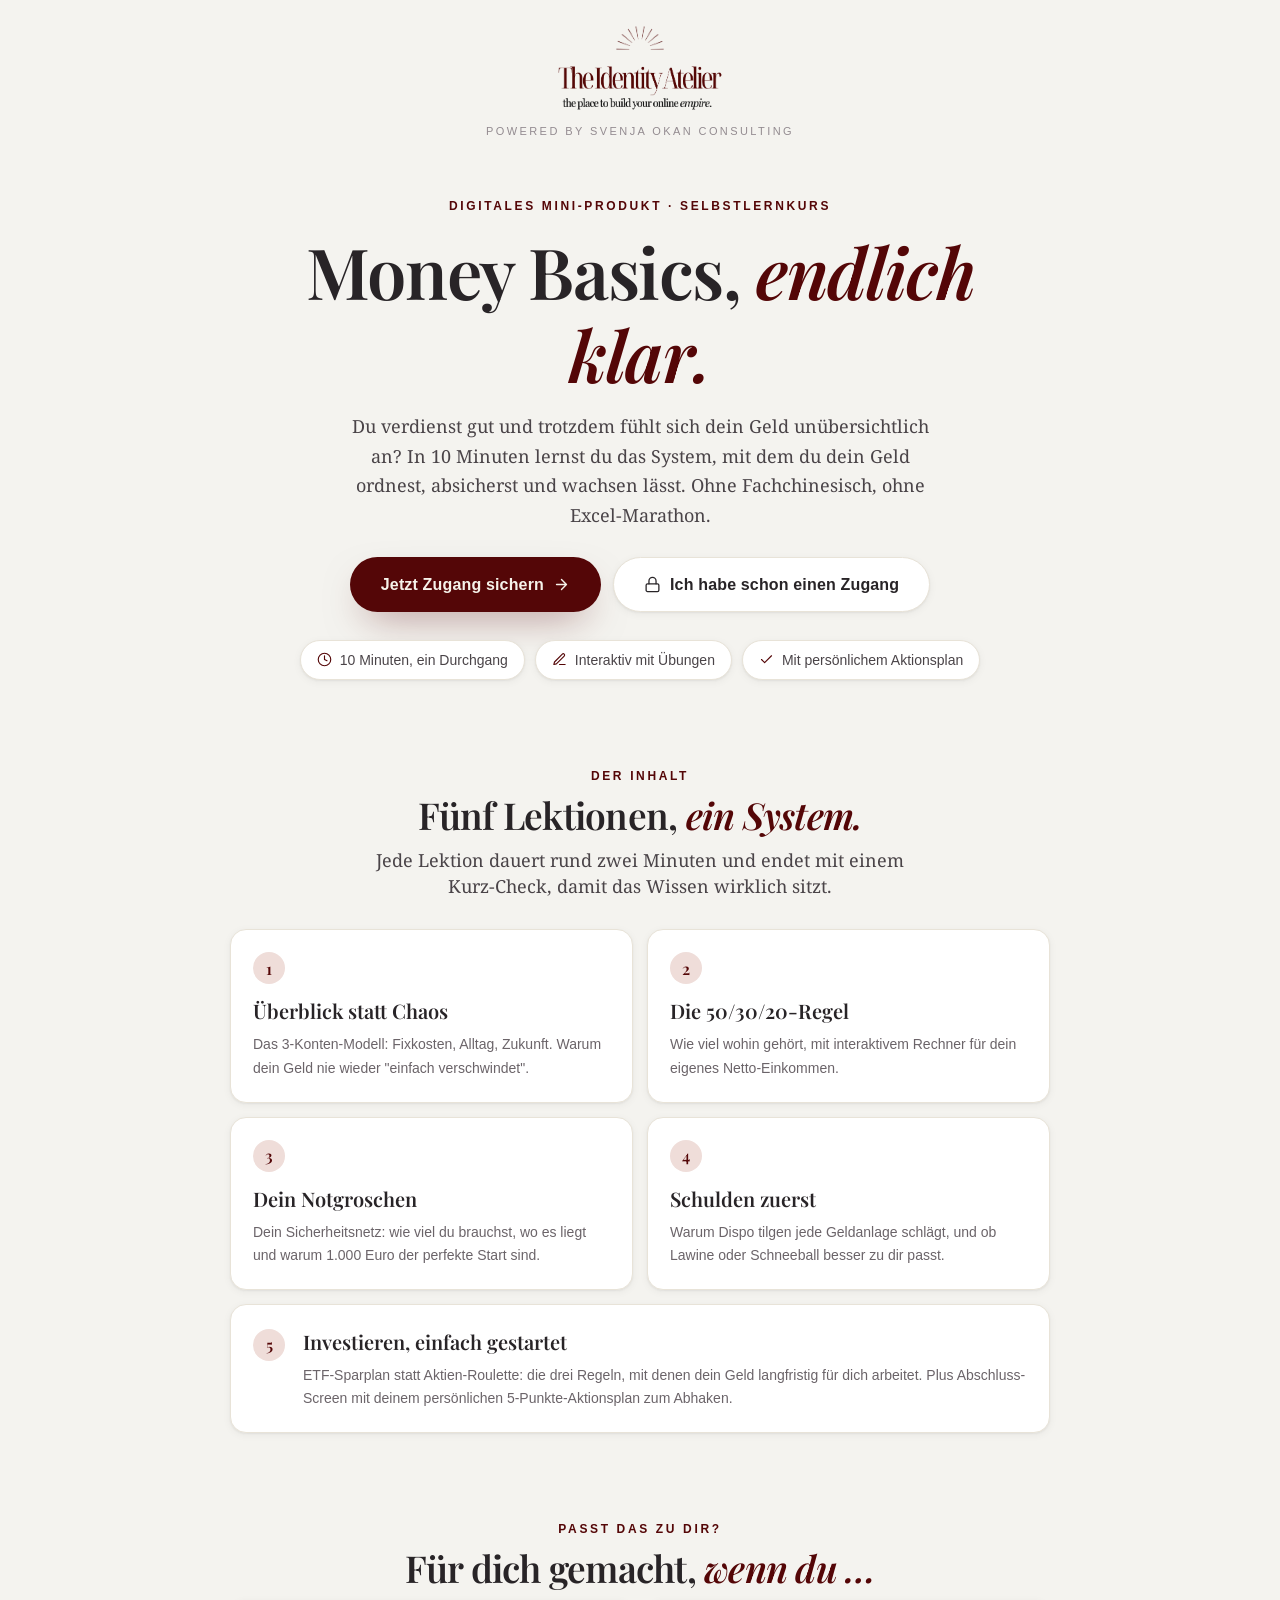
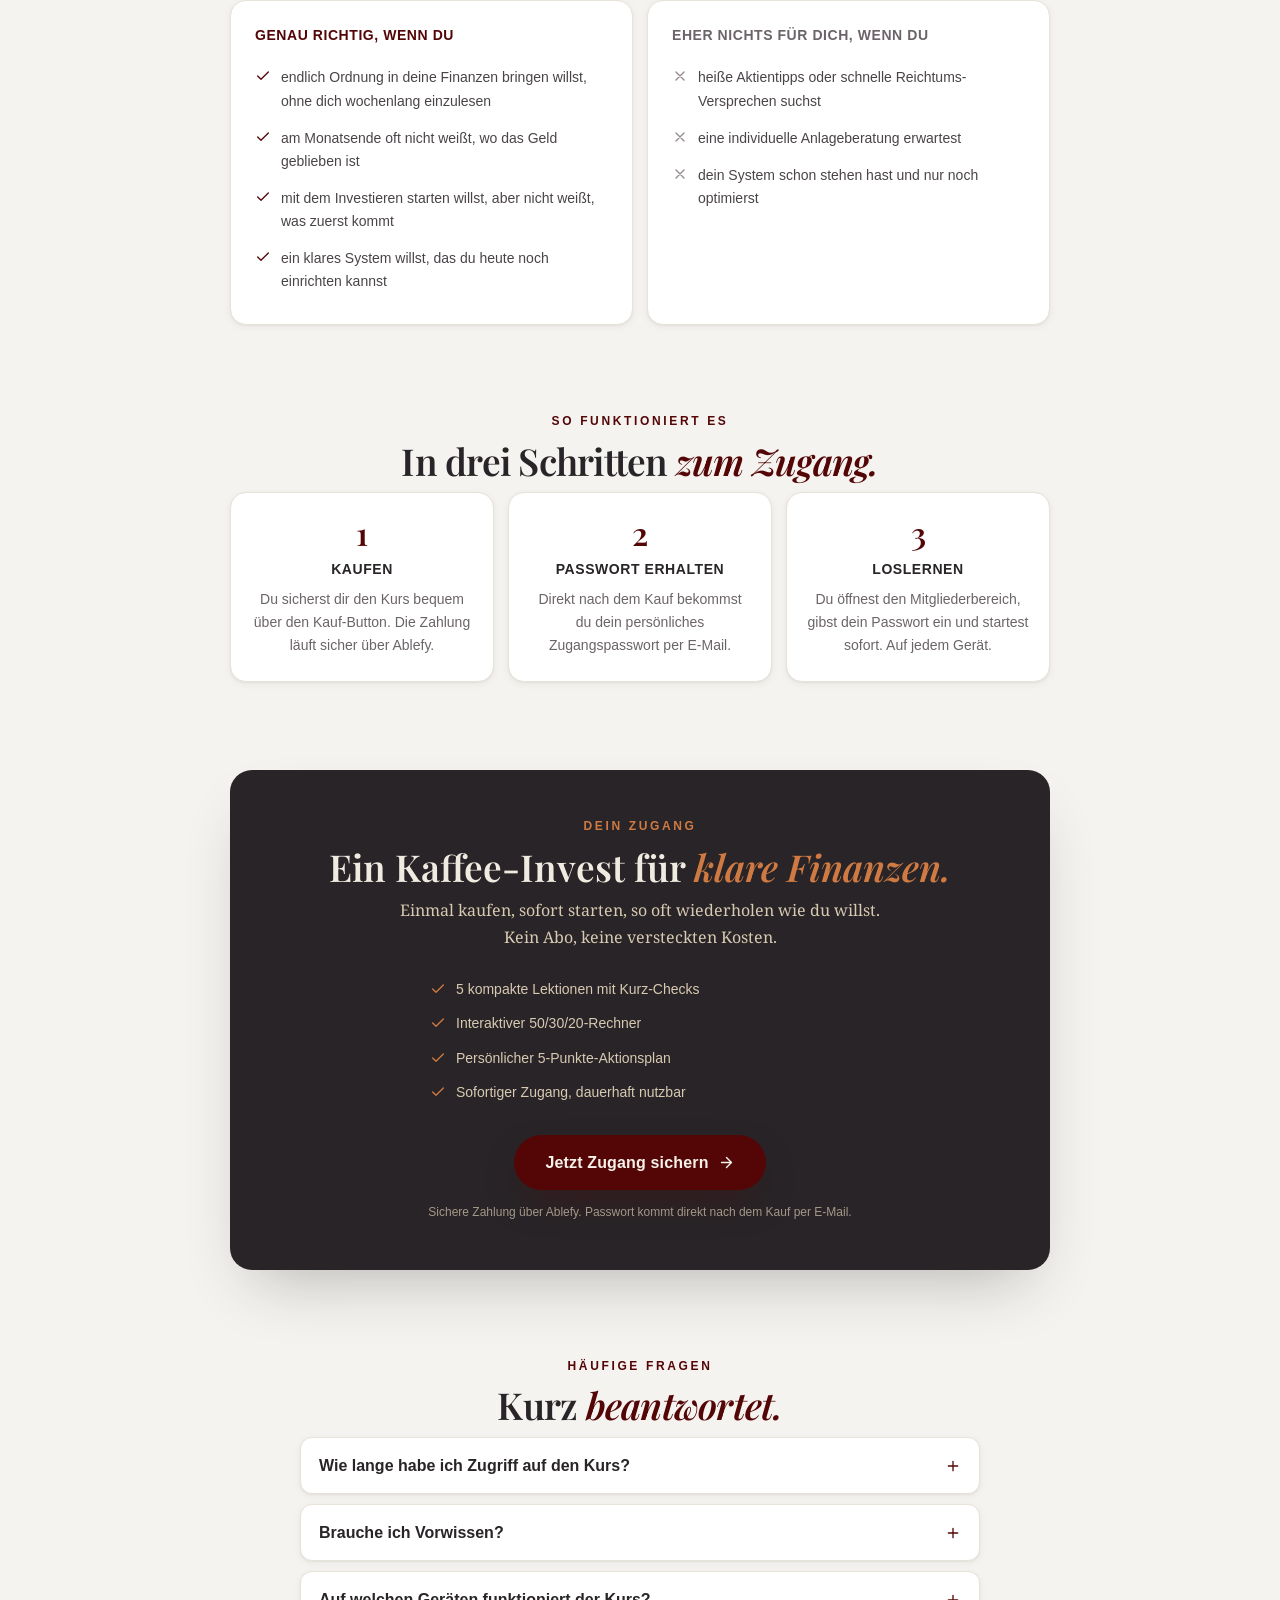
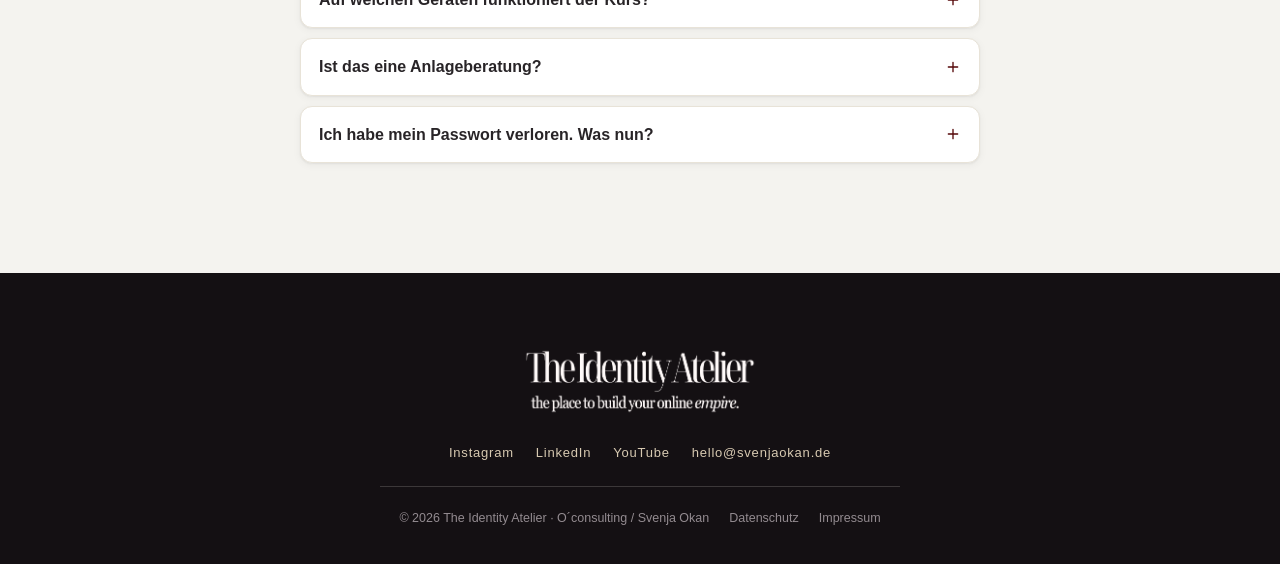
<file: finanzkurs/index.html>
<!doctype html>
<html lang="de">
<head>
<meta charset="utf-8">
<meta name="viewport" content="width=device-width, initial-scale=1, viewport-fit=cover">
<title>Money Basics in 10 Minuten | The Identity Atelier</title>
<meta name="description" content="Der 10-Minuten-Selbstlernkurs für einen klaren Umgang mit deinem Geld. 5 Lektionen, kleine Übungen, dein Aktionsplan. The Identity Atelier.">
<link rel="icon" href="./assets/logo/emblem-bordeaux.svg">
<link rel="stylesheet" href="./tokens.css">
<style>
*{box-sizing:border-box}
html,body{margin:0;padding:0}
html{scroll-behavior:smooth}
body{
  background:var(--bg-page);
  color:var(--text);
  font-family:var(--font-body);
  font-size:16px;
  line-height:var(--lh-normal);
  -webkit-font-smoothing:antialiased;
  text-rendering:optimizeLegibility;
}
.wrap{max-width:900px;margin:0 auto;padding:0 clamp(18px,4vw,40px)}
a{color:inherit}

/* ---------- Header ---------- */
.brandhead{background:var(--bg-page);text-align:center;padding:26px 20px 6px}
.brandhead .emblem{width:48px;height:auto;margin:0 auto 12px;display:block}
.brandhead .wordmark{width:172px;height:auto;margin:0 auto 10px;display:block}
.powered{font-size:var(--text-2xs);letter-spacing:var(--ls-eyebrow);text-transform:uppercase;color:var(--text-faint);margin:0}

/* ---------- Hero ---------- */
.hero{text-align:center;padding:clamp(26px,5vw,52px) 0 clamp(26px,5vw,44px)}
.eyebrow{
  font-family:var(--font-body);font-size:var(--text-xs);letter-spacing:var(--ls-eyebrow);
  text-transform:uppercase;color:var(--accent);margin:0 0 14px;font-weight:var(--fw-semibold)
}
.hero h1{
  font-family:var(--font-display);font-weight:var(--fw-semibold);
  font-size:var(--text-d1);line-height:var(--lh-snug);letter-spacing:var(--ls-tight);
  margin:0 0 16px
}
.hero h1 em{font-style:italic;color:var(--accent)}
.hero .lead{
  font-family:var(--font-serif);color:var(--text-soft);max-width:600px;margin:0 auto 26px;
  font-size:var(--text-lg);line-height:var(--lh-relaxed)
}
.cta-row{display:flex;gap:12px;justify-content:center;flex-wrap:wrap}
.btn{
  appearance:none;cursor:pointer;font-family:var(--font-body);font-size:var(--text-base);
  font-weight:var(--fw-semibold);letter-spacing:.01em;border-radius:var(--radius-pill);
  padding:15px 30px;display:inline-flex;align-items:center;gap:9px;border:1px solid transparent;
  transition:all .16s var(--ease);text-decoration:none;max-width:100%;justify-content:center;text-align:center
}
.btn svg{width:17px;height:17px;flex:none}
.btn-primary{background:var(--accent);color:var(--on-accent);box-shadow:var(--shadow-accent)}
.btn-primary:hover{background:var(--accent-hover)}
.btn-ghost{background:var(--surface);color:var(--text);border-color:var(--border);box-shadow:var(--shadow-sm)}
.btn-ghost:hover{border-color:var(--border-strong);transform:translateY(-1px)}
.hero .micro{font-size:var(--text-sm);color:var(--text-faint);margin:16px 0 0}

.badges{display:flex;gap:10px;justify-content:center;flex-wrap:wrap;margin-top:28px}
.badge{
  display:inline-flex;align-items:center;gap:8px;background:var(--surface);border:1px solid var(--border);
  border-radius:var(--radius-pill);padding:9px 16px;font-size:var(--text-sm);color:var(--text-soft);box-shadow:var(--shadow-sm)
}
.badge svg{width:15px;height:15px;color:var(--accent);flex:none}

/* ---------- Sections ---------- */
section.block{padding:clamp(26px,5vw,44px) 0}
.sec-eyebrow{font-size:var(--text-xs);letter-spacing:var(--ls-eyebrow);text-transform:uppercase;color:var(--accent);font-weight:var(--fw-semibold);margin:0 0 8px;text-align:center}
.sec-title{
  font-family:var(--font-display);font-size:var(--text-d3);font-weight:var(--fw-semibold);
  letter-spacing:var(--ls-tight);margin:0 0 10px;line-height:var(--lh-snug);text-align:center
}
.sec-title em{font-style:italic;color:var(--accent)}
.sec-lead{font-family:var(--font-serif);color:var(--text-soft);max-width:560px;margin:0 auto 30px;text-align:center;font-size:var(--text-lg)}

/* Lessons grid */
.lessons{display:grid;grid-template-columns:repeat(2,1fr);gap:14px}
.lcard{
  background:var(--surface);border:1px solid var(--border);border-radius:var(--radius-lg);
  padding:22px;box-shadow:var(--shadow-sm)
}
.lcard .num{
  width:32px;height:32px;border-radius:var(--radius-pill);background:var(--c-bordeaux-100);color:var(--accent);
  font-family:var(--font-display);font-weight:var(--fw-semibold);display:inline-flex;align-items:center;justify-content:center;margin-bottom:12px
}
.lcard h3{font-family:var(--font-display);font-size:var(--text-h5);font-weight:var(--fw-semibold);margin:0 0 8px}
.lcard p{margin:0;font-size:var(--text-sm);color:var(--text-muted);line-height:var(--lh-relaxed)}
.lcard.wide{grid-column:1 / -1;display:flex;gap:18px;align-items:flex-start}
.lcard.wide .num{flex:none;margin-bottom:0;margin-top:2px}

/* Steps */
.how{display:grid;grid-template-columns:repeat(3,1fr);gap:14px}
.step{
  background:var(--surface);border:1px solid var(--border);border-radius:var(--radius-lg);
  padding:24px 20px;box-shadow:var(--shadow-sm);text-align:center
}
.step .s-num{font-family:var(--font-display);font-size:2rem;font-weight:var(--fw-semibold);color:var(--accent);line-height:1;margin-bottom:10px}
.step h3{font-family:var(--font-body);font-size:var(--text-sm);letter-spacing:.04em;text-transform:uppercase;font-weight:var(--fw-semibold);margin:0 0 8px;color:var(--text)}
.step p{margin:0;font-size:var(--text-sm);color:var(--text-muted);line-height:var(--lh-relaxed)}

/* For whom */
.fit{display:grid;grid-template-columns:1fr 1fr;gap:14px}
.fitcard{background:var(--surface);border:1px solid var(--border);border-radius:var(--radius-lg);padding:24px;box-shadow:var(--shadow-sm)}
.fitcard h3{font-family:var(--font-body);font-size:var(--text-sm);letter-spacing:.04em;text-transform:uppercase;font-weight:var(--fw-semibold);margin:0 0 14px}
.fitcard.yes h3{color:var(--accent)}
.fitcard.no h3{color:var(--text-muted)}
.fitcard ul{list-style:none;margin:0;padding:0}
.fitcard li{display:flex;gap:10px;align-items:flex-start;padding:7px 0;font-size:var(--text-sm);color:var(--text-soft);line-height:var(--lh-relaxed)}
.fitcard li svg{width:16px;height:16px;flex:none;margin-top:2px}
.fitcard.yes li svg{color:var(--accent)}
.fitcard.no li svg{color:var(--text-faint)}

/* Price card */
.price{
  background:var(--surface-ink);color:var(--text-on-dark);border-radius:var(--radius-xl);
  padding:clamp(30px,5vw,48px);text-align:center;box-shadow:var(--shadow-lg)
}
.price .p-eyebrow{font-size:var(--text-xs);letter-spacing:var(--ls-eyebrow);text-transform:uppercase;color:var(--accent-2);font-weight:var(--fw-semibold);margin:0 0 10px}
.price h2{font-family:var(--font-display);font-size:var(--text-d3);font-weight:var(--fw-semibold);margin:0 0 8px;line-height:var(--lh-snug)}
.price h2 em{font-style:italic;color:var(--accent-2)}
.price .p-lead{font-family:var(--font-serif);color:var(--text-on-dark-muted);max-width:480px;margin:0 auto 22px;font-size:var(--text-base);line-height:var(--lh-relaxed)}
.price ul{list-style:none;margin:0 auto 26px;padding:0;max-width:420px;text-align:left}
.price li{display:flex;gap:10px;align-items:flex-start;padding:7px 0;font-size:var(--text-sm);color:var(--text-on-dark-muted)}
.price li svg{width:16px;height:16px;flex:none;color:var(--accent-2);margin-top:2px}
.price .micro{font-size:var(--text-xs);color:var(--text-on-dark-muted);opacity:.7;margin:14px 0 0}

/* FAQ */
.faq{max-width:680px;margin:0 auto}
.faq details{
  background:var(--surface);border:1px solid var(--border);border-radius:var(--radius-md);
  padding:0;margin-bottom:10px;box-shadow:var(--shadow-sm);overflow:hidden
}
.faq summary{
  cursor:pointer;list-style:none;display:flex;justify-content:space-between;align-items:center;gap:12px;
  padding:16px 18px;font-weight:var(--fw-semibold);font-size:var(--text-base)
}
.faq summary::-webkit-details-marker{display:none}
.faq summary svg{width:16px;height:16px;color:var(--accent);flex:none;transition:transform .2s var(--ease)}
.faq details[open] summary svg{transform:rotate(45deg)}
.faq .a{padding:0 18px 16px;font-size:var(--text-sm);color:var(--text-soft);line-height:var(--lh-relaxed)}
.faq .a a{color:var(--accent)}

/* ---------- Footer ---------- */
.atelier-footer{background:var(--bg-dark);color:var(--text-on-dark-muted);padding:clamp(44px,6vw,72px) 0 36px;text-align:center;font-family:var(--font-body);margin-top:56px}
.atelier-footer .fw{width:min(240px,70vw);height:auto;margin:0 auto 26px;display:block}
.atelier-footer .social{display:flex;gap:22px;justify-content:center;align-items:center;flex-wrap:wrap;margin-bottom:24px}
.atelier-footer .social a{font-size:13px;letter-spacing:.06em;color:var(--text-on-dark-muted);text-decoration:none}
.atelier-footer .social a:hover{color:var(--text-on-dark)}
.atelier-footer .divider{height:1px;background:var(--border-on-dark);max-width:520px;margin:0 auto 22px}
.atelier-footer .legal{display:flex;gap:20px;justify-content:center;align-items:center;flex-wrap:wrap;font-size:12.5px;color:var(--text-faint)}
.atelier-footer .legal a{color:var(--text-faint);text-decoration:none}
.atelier-footer .legal a:hover{color:var(--text-on-dark-muted)}

/* ---------- Responsive ---------- */
@media (max-width:720px){
  .lessons{grid-template-columns:1fr}
  .how{grid-template-columns:1fr}
  .fit{grid-template-columns:1fr}
  .lcard.wide{flex-direction:row}
}
@media (max-width:560px){
  .cta-row .btn{flex:1 1 auto}
}
</style>
</head>
<body>

<!-- ===== Brand header ===== -->
<header class="brandhead">
  <img class="emblem" src="./assets/logo/emblem-bordeaux.png" alt="The Identity Atelier">
  <img class="wordmark" src="./assets/logo/atelier-wordmark-bordeaux.png" alt="The Identity Atelier — the place to build your online empire">
  <p class="powered">Powered by Svenja Okan Consulting</p>
</header>

<main class="wrap">

  <!-- ===== Hero ===== -->
  <section class="hero">
    <p class="eyebrow">Digitales Mini-Produkt · Selbstlernkurs</p>
    <h1>Money Basics, <em>endlich klar.</em></h1>
    <p class="lead">Du verdienst gut und trotzdem fühlt sich dein Geld unübersichtlich an? In 10 Minuten lernst du das System, mit dem du dein Geld ordnest, absicherst und wachsen lässt. Ohne Fachchinesisch, ohne Excel-Marathon.</p>
    <div class="cta-row">
      <a class="btn btn-primary" href="#kaufen">
        Jetzt Zugang sichern
        <svg viewBox="0 0 24 24" fill="none" stroke="currentColor" stroke-width="2" stroke-linecap="round" stroke-linejoin="round"><path d="M5 12h14M12 5l7 7-7 7"/></svg>
      </a>
      <a class="btn btn-ghost" href="./kurs/">
        <svg viewBox="0 0 24 24" fill="none" stroke="currentColor" stroke-width="1.8" stroke-linecap="round" stroke-linejoin="round"><rect x="3" y="11" width="18" height="11" rx="2"/><path d="M7 11V7a5 5 0 0 1 10 0v4"/></svg>
        Ich habe schon einen Zugang
      </a>
    </div>
    <div class="badges">
      <span class="badge"><svg viewBox="0 0 24 24" fill="none" stroke="currentColor" stroke-width="1.8" stroke-linecap="round" stroke-linejoin="round"><circle cx="12" cy="12" r="10"/><path d="M12 6v6l4 2"/></svg>10 Minuten, ein Durchgang</span>
      <span class="badge"><svg viewBox="0 0 24 24" fill="none" stroke="currentColor" stroke-width="1.8" stroke-linecap="round" stroke-linejoin="round"><path d="M12 20h9"/><path d="M16.5 3.5a2.12 2.12 0 0 1 3 3L7 19l-4 1 1-4z"/></svg>Interaktiv mit Übungen</span>
      <span class="badge"><svg viewBox="0 0 24 24" fill="none" stroke="currentColor" stroke-width="1.8" stroke-linecap="round" stroke-linejoin="round"><path d="M20 6 9 17l-5-5"/></svg>Mit persönlichem Aktionsplan</span>
    </div>
  </section>

  <!-- ===== Lessons ===== -->
  <section class="block" id="inhalt">
    <p class="sec-eyebrow">Der Inhalt</p>
    <h2 class="sec-title">Fünf Lektionen, <em>ein System.</em></h2>
    <p class="sec-lead">Jede Lektion dauert rund zwei Minuten und endet mit einem Kurz-Check, damit das Wissen wirklich sitzt.</p>
    <div class="lessons">
      <div class="lcard"><span class="num">1</span><h3>Überblick statt Chaos</h3><p>Das 3-Konten-Modell: Fixkosten, Alltag, Zukunft. Warum dein Geld nie wieder "einfach verschwindet".</p></div>
      <div class="lcard"><span class="num">2</span><h3>Die 50/30/20-Regel</h3><p>Wie viel wohin gehört, mit interaktivem Rechner für dein eigenes Netto-Einkommen.</p></div>
      <div class="lcard"><span class="num">3</span><h3>Dein Notgroschen</h3><p>Dein Sicherheitsnetz: wie viel du brauchst, wo es liegt und warum 1.000 Euro der perfekte Start sind.</p></div>
      <div class="lcard"><span class="num">4</span><h3>Schulden zuerst</h3><p>Warum Dispo tilgen jede Geldanlage schlägt, und ob Lawine oder Schneeball besser zu dir passt.</p></div>
      <div class="lcard wide"><span class="num">5</span><div><h3>Investieren, einfach gestartet</h3><p>ETF-Sparplan statt Aktien-Roulette: die drei Regeln, mit denen dein Geld langfristig für dich arbeitet. Plus Abschluss-Screen mit deinem persönlichen 5-Punkte-Aktionsplan zum Abhaken.</p></div></div>
    </div>
  </section>

  <!-- ===== For whom ===== -->
  <section class="block">
    <p class="sec-eyebrow">Passt das zu dir?</p>
    <h2 class="sec-title">Für dich gemacht, <em>wenn du …</em></h2>
    <div class="fit">
      <div class="fitcard yes">
        <h3>Genau richtig, wenn du</h3>
        <ul>
          <li><svg viewBox="0 0 24 24" fill="none" stroke="currentColor" stroke-width="2" stroke-linecap="round" stroke-linejoin="round"><path d="M20 6 9 17l-5-5"/></svg>endlich Ordnung in deine Finanzen bringen willst, ohne dich wochenlang einzulesen</li>
          <li><svg viewBox="0 0 24 24" fill="none" stroke="currentColor" stroke-width="2" stroke-linecap="round" stroke-linejoin="round"><path d="M20 6 9 17l-5-5"/></svg>am Monatsende oft nicht weißt, wo das Geld geblieben ist</li>
          <li><svg viewBox="0 0 24 24" fill="none" stroke="currentColor" stroke-width="2" stroke-linecap="round" stroke-linejoin="round"><path d="M20 6 9 17l-5-5"/></svg>mit dem Investieren starten willst, aber nicht weißt, was zuerst kommt</li>
          <li><svg viewBox="0 0 24 24" fill="none" stroke="currentColor" stroke-width="2" stroke-linecap="round" stroke-linejoin="round"><path d="M20 6 9 17l-5-5"/></svg>ein klares System willst, das du heute noch einrichten kannst</li>
        </ul>
      </div>
      <div class="fitcard no">
        <h3>Eher nichts für dich, wenn du</h3>
        <ul>
          <li><svg viewBox="0 0 24 24" fill="none" stroke="currentColor" stroke-width="2" stroke-linecap="round" stroke-linejoin="round"><path d="M18 6 6 18M6 6l12 12"/></svg>heiße Aktientipps oder schnelle Reichtums-Versprechen suchst</li>
          <li><svg viewBox="0 0 24 24" fill="none" stroke="currentColor" stroke-width="2" stroke-linecap="round" stroke-linejoin="round"><path d="M18 6 6 18M6 6l12 12"/></svg>eine individuelle Anlageberatung erwartest</li>
          <li><svg viewBox="0 0 24 24" fill="none" stroke="currentColor" stroke-width="2" stroke-linecap="round" stroke-linejoin="round"><path d="M18 6 6 18M6 6l12 12"/></svg>dein System schon stehen hast und nur noch optimierst</li>
        </ul>
      </div>
    </div>
  </section>

  <!-- ===== How it works ===== -->
  <section class="block">
    <p class="sec-eyebrow">So funktioniert es</p>
    <h2 class="sec-title">In drei Schritten <em>zum Zugang.</em></h2>
    <div class="how">
      <div class="step"><div class="s-num">1</div><h3>Kaufen</h3><p>Du sicherst dir den Kurs bequem über den Kauf-Button. Die Zahlung läuft sicher über Ablefy.</p></div>
      <div class="step"><div class="s-num">2</div><h3>Passwort erhalten</h3><p>Direkt nach dem Kauf bekommst du dein persönliches Zugangspasswort per E-Mail.</p></div>
      <div class="step"><div class="s-num">3</div><h3>Loslernen</h3><p>Du öffnest den Mitgliederbereich, gibst dein Passwort ein und startest sofort. Auf jedem Gerät.</p></div>
    </div>
  </section>

  <!-- ===== Price / CTA ===== -->
  <section class="block" id="kaufen">
    <div class="price">
      <p class="p-eyebrow">Dein Zugang</p>
      <h2>Ein Kaffee-Invest für <em>klare Finanzen.</em></h2>
      <p class="p-lead">Einmal kaufen, sofort starten, so oft wiederholen wie du willst. Kein Abo, keine versteckten Kosten.</p>
      <ul>
        <li><svg viewBox="0 0 24 24" fill="none" stroke="currentColor" stroke-width="2" stroke-linecap="round" stroke-linejoin="round"><path d="M20 6 9 17l-5-5"/></svg>5 kompakte Lektionen mit Kurz-Checks</li>
        <li><svg viewBox="0 0 24 24" fill="none" stroke="currentColor" stroke-width="2" stroke-linecap="round" stroke-linejoin="round"><path d="M20 6 9 17l-5-5"/></svg>Interaktiver 50/30/20-Rechner</li>
        <li><svg viewBox="0 0 24 24" fill="none" stroke="currentColor" stroke-width="2" stroke-linecap="round" stroke-linejoin="round"><path d="M20 6 9 17l-5-5"/></svg>Persönlicher 5-Punkte-Aktionsplan</li>
        <li><svg viewBox="0 0 24 24" fill="none" stroke="currentColor" stroke-width="2" stroke-linecap="round" stroke-linejoin="round"><path d="M20 6 9 17l-5-5"/></svg>Sofortiger Zugang, dauerhaft nutzbar</li>
      </ul>
      <div class="cta-row">
        <a class="btn btn-primary" href="https://www.ablefy.io" target="_blank" rel="noopener" id="buy-btn">
          Jetzt Zugang sichern
          <svg viewBox="0 0 24 24" fill="none" stroke="currentColor" stroke-width="2" stroke-linecap="round" stroke-linejoin="round"><path d="M5 12h14M12 5l7 7-7 7"/></svg>
        </a>
      </div>
      <p class="micro">Sichere Zahlung über Ablefy. Passwort kommt direkt nach dem Kauf per E-Mail.</p>
    </div>
  </section>

  <!-- ===== FAQ ===== -->
  <section class="block">
    <p class="sec-eyebrow">Häufige Fragen</p>
    <h2 class="sec-title">Kurz <em>beantwortet.</em></h2>
    <div class="faq">
      <details>
        <summary>Wie lange habe ich Zugriff auf den Kurs?<svg viewBox="0 0 24 24" fill="none" stroke="currentColor" stroke-width="2" stroke-linecap="round"><path d="M12 5v14M5 12h14"/></svg></summary>
        <div class="a">Dauerhaft. Dein Passwort bleibt gültig und du kannst den Kurs so oft durchgehen, wie du möchtest.</div>
      </details>
      <details>
        <summary>Brauche ich Vorwissen?<svg viewBox="0 0 24 24" fill="none" stroke="currentColor" stroke-width="2" stroke-linecap="round"><path d="M12 5v14M5 12h14"/></svg></summary>
        <div class="a">Nein. Der Kurs ist bewusst für den Einstieg gebaut und erklärt alles ohne Fachbegriffe.</div>
      </details>
      <details>
        <summary>Auf welchen Geräten funktioniert der Kurs?<svg viewBox="0 0 24 24" fill="none" stroke="currentColor" stroke-width="2" stroke-linecap="round"><path d="M12 5v14M5 12h14"/></svg></summary>
        <div class="a">Auf allen: Handy, Tablet und Computer, direkt im Browser. Keine App, kein Download.</div>
      </details>
      <details>
        <summary>Ist das eine Anlageberatung?<svg viewBox="0 0 24 24" fill="none" stroke="currentColor" stroke-width="2" stroke-linecap="round"><path d="M12 5v14M5 12h14"/></svg></summary>
        <div class="a">Nein. Der Kurs vermittelt Finanzbildung und bewährte Grundprinzipien, keine individuelle Anlage- oder Steuerberatung.</div>
      </details>
      <details>
        <summary>Ich habe mein Passwort verloren. Was nun?<svg viewBox="0 0 24 24" fill="none" stroke="currentColor" stroke-width="2" stroke-linecap="round"><path d="M12 5v14M5 12h14"/></svg></summary>
        <div class="a">Kein Problem: Schreib einfach an <a href="mailto:hello@svenjaokan.de">hello@svenjaokan.de</a> und du bekommst es erneut zugeschickt.</div>
      </details>
    </div>
  </section>

</main>

<!-- ===== Footer ===== -->
<footer class="atelier-footer">
  <img class="fw" src="./assets/logo/atelier-wordmark-cream.png" alt="The Identity Atelier — the place to build your online empire">
  <div class="social">
    <a href="https://www.instagram.com/svenjaokan.de" target="_blank" rel="noopener">Instagram</a>
    <a href="https://www.linkedin.com/in/svenjaokan" target="_blank" rel="noopener">LinkedIn</a>
    <a href="https://www.youtube.com/@TheIdentityAtelier" target="_blank" rel="noopener">YouTube</a>
    <a href="mailto:hello@svenjaokan.de">hello@svenjaokan.de</a>
  </div>
  <div class="divider"></div>
  <div class="legal">
    <span>© 2026 The Identity Atelier · O´consulting / Svenja Okan</span>
    <a href="https://www.svenjaokan.de/datenschutz" target="_blank" rel="noopener">Datenschutz</a>
    <a href="https://www.svenjaokan.de/impressum" target="_blank" rel="noopener">Impressum</a>
  </div>
</footer>

</body>
</html>
</file>
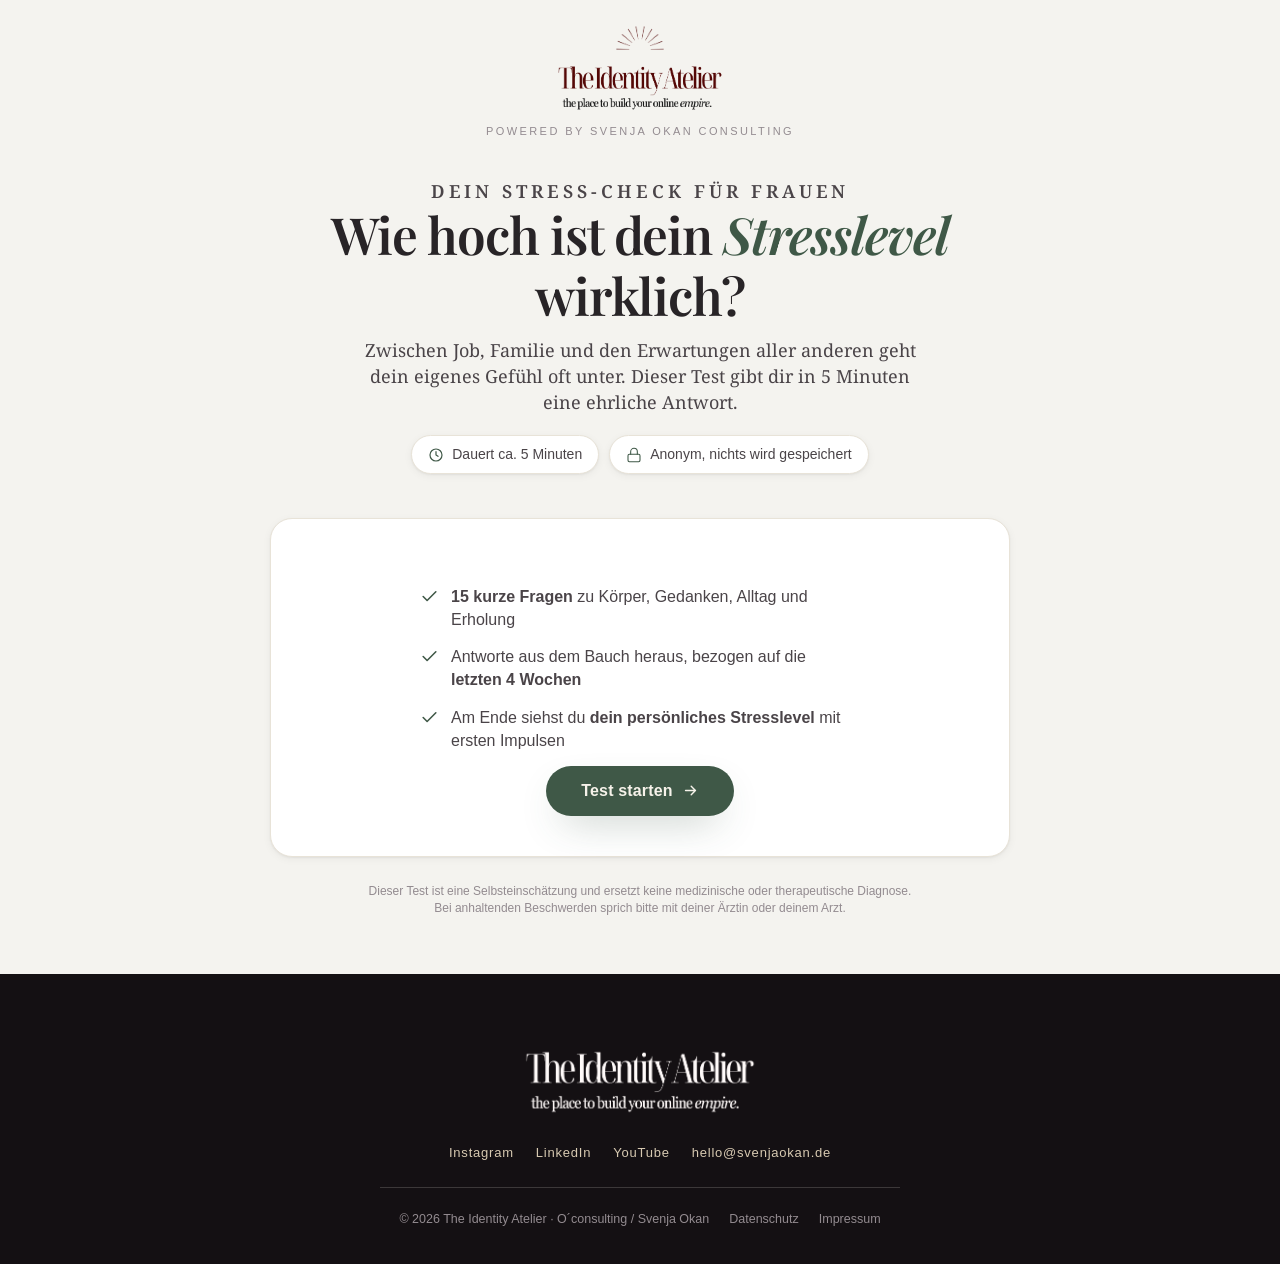
<file: stress-quiz/index.html>
<!doctype html>
<html lang="de">
<head>
<meta charset="utf-8">
<meta name="viewport" content="width=device-width, initial-scale=1, viewport-fit=cover">
<title>Stress-Check | The Identity Atelier</title>
<meta name="description" content="Dein 5-Minuten Stress-Check für Frauen. Finde heraus, wie hoch dein Stresslevel wirklich ist. The Identity Atelier.">
<link rel="icon" href="./assets/logo/emblem-bordeaux.svg">
<link rel="stylesheet" href="./tokens.css">
<style>
/* Sanftes Grün als Akzent für dieses Freebie (Rahmen bleibt Marke) */
:root{
  --green-900:#2e4034;
  --green-700:#3f5847;
  --green-600:#4e6b57;
  --green-500:#5f7d68;
  --green-300:#a9bfae;
  --green-100:#e4ece5;
  --green-50:#f0f4f0;
  --accent:var(--green-700);
  --accent-hover:var(--green-600);
  --focus-ring:rgba(63,88,71,.30);
  --shadow-accent:0 16px 40px -16px rgba(63,88,71,.45);
}

*{box-sizing:border-box}
html,body{margin:0;padding:0}
body{
  background:var(--bg-page);
  color:var(--text);
  font-family:var(--font-body);
  font-size:16px;
  line-height:var(--lh-normal);
  -webkit-font-smoothing:antialiased;
  text-rendering:optimizeLegibility;
}
.wrap{max-width:820px;margin:0 auto;padding:0 clamp(18px,4vw,40px)}
a{color:inherit}

/* ---------- Header ---------- */
.brandhead{background:var(--bg-page);text-align:center;padding:26px 20px 6px}
.brandhead .emblem{width:48px;height:auto;margin:0 auto 12px;display:block}
.brandhead .wordmark{width:172px;height:auto;margin:0 auto 10px;display:block}
.powered{
  font-size:var(--text-2xs);letter-spacing:var(--ls-eyebrow);text-transform:uppercase;
  color:var(--text-faint);margin:0
}

/* ---------- Intro ---------- */
.intro{text-align:center;padding:clamp(18px,4vw,32px) 0 clamp(16px,3vw,26px)}
.eyebrow{
  font-family:var(--font-body);font-size:var(--text-xs);letter-spacing:var(--ls-eyebrow);
  text-transform:uppercase;color:var(--accent);margin:0 0 14px;font-weight:var(--fw-semibold)
}
.intro h1{
  font-family:var(--font-display);font-weight:var(--fw-semibold);
  font-size:var(--text-d2);line-height:var(--lh-snug);letter-spacing:var(--ls-tight);
  margin:0 0 12px
}
.intro h1 em{font-style:italic;color:var(--accent)}
.intro p{
  font-family:var(--font-serif);color:var(--text-soft);max-width:560px;margin:0 auto;
  font-size:var(--text-lg)
}
.meta-chips{display:flex;gap:10px;justify-content:center;flex-wrap:wrap;margin-top:20px}
.chip{
  display:inline-flex;align-items:center;gap:8px;
  background:var(--surface);border:1px solid var(--border);border-radius:var(--radius-pill);
  padding:8px 16px;font-size:var(--text-sm);color:var(--text-soft);box-shadow:var(--shadow-sm)
}
.chip svg{width:16px;height:16px;color:var(--accent);flex:none}

/* ---------- Cards / quiz ---------- */
.card{
  background:var(--surface);border:1px solid var(--border);border-radius:var(--radius-xl);
  box-shadow:var(--shadow-sm);padding:clamp(24px,4vw,40px);margin:18px 0
}
.hidden{display:none}

.start-list{list-style:none;margin:26px auto 6px;padding:0;max-width:440px;text-align:left}
.start-list li{
  display:flex;gap:12px;align-items:flex-start;margin-bottom:14px;
  font-size:var(--text-base);color:var(--text-soft)
}
.start-list svg{width:19px;height:19px;color:var(--accent);flex:none;margin-top:2px}

.btn{
  appearance:none;cursor:pointer;font-family:var(--font-body);font-size:var(--text-base);
  font-weight:var(--fw-semibold);letter-spacing:.01em;border-radius:var(--radius-pill);
  padding:15px 34px;display:inline-flex;align-items:center;gap:9px;border:1px solid transparent;
  transition:all .16s var(--ease);max-width:100%;text-align:center;justify-content:center
}
.btn svg{width:17px;height:17px;flex:none}
.btn-primary{background:var(--accent);color:var(--on-accent);box-shadow:var(--shadow-accent)}
.btn-primary:hover{background:var(--accent-hover);transform:translateY(-1px)}
.btn-ghost{background:var(--surface);color:var(--text);border-color:var(--border);font-size:var(--text-sm);padding:12px 22px}
.btn-ghost:hover{border-color:var(--border-strong)}

/* Progress */
.progress-meta{display:flex;justify-content:space-between;align-items:baseline;margin-bottom:8px}
.progress-meta .step{font-size:var(--text-xs);letter-spacing:.08em;text-transform:uppercase;color:var(--text-muted);font-weight:var(--fw-semibold)}
.progress-meta .pct{font-family:var(--font-display);font-size:var(--text-lg);color:var(--accent);font-weight:var(--fw-semibold)}
.bar{height:8px;border-radius:var(--radius-pill);background:var(--green-100);overflow:hidden;margin-bottom:28px}
.bar > span{display:block;height:100%;border-radius:var(--radius-pill);background:var(--accent);transition:width .35s var(--ease)}

.q-topic{
  font-size:var(--text-xs);letter-spacing:var(--ls-eyebrow);text-transform:uppercase;
  color:var(--accent);font-weight:var(--fw-semibold);margin:0 0 10px
}
.q-text{
  font-family:var(--font-display);font-size:clamp(1.35rem,3vw,1.8rem);font-weight:var(--fw-semibold);
  line-height:var(--lh-snug);letter-spacing:var(--ls-tight);margin:0 0 24px
}
.answers{display:flex;flex-direction:column;gap:11px}
.answer{
  appearance:none;cursor:pointer;text-align:left;width:100%;
  font-family:var(--font-body);font-size:var(--text-base);color:var(--text);
  background:var(--bg-page-soft);border:1px solid var(--border);border-radius:var(--radius-lg);
  padding:15px 18px;display:flex;align-items:center;gap:14px;
  transition:all .15s var(--ease);min-height:44px
}
.answer:hover{border-color:var(--green-300);background:var(--green-50)}
.answer.selected{border-color:var(--accent);background:var(--green-100)}
.answer .dot{
  width:20px;height:20px;border-radius:50%;border:2px solid var(--border-strong);flex:none;
  display:inline-flex;align-items:center;justify-content:center;transition:all .15s var(--ease)
}
.answer.selected .dot{border-color:var(--accent);background:var(--accent)}
.answer.selected .dot::after{content:"";width:7px;height:7px;border-radius:50%;background:var(--on-accent)}
.q-nav{display:flex;justify-content:space-between;gap:10px;margin-top:28px;flex-wrap:wrap}

/* ---------- Result ---------- */
.result-head{text-align:center}
.result-eyebrow{
  font-size:var(--text-xs);letter-spacing:var(--ls-eyebrow);text-transform:uppercase;
  color:var(--accent);font-weight:var(--fw-semibold);margin:0 0 10px
}
.result-title{
  font-family:var(--font-display);font-size:var(--text-d3);font-weight:var(--fw-semibold);
  letter-spacing:var(--ls-tight);line-height:var(--lh-snug);margin:0 0 8px
}
.result-title em{font-style:italic;color:var(--accent)}
.gauge{max-width:420px;margin:26px auto 8px}
.gauge-track{height:14px;border-radius:var(--radius-pill);overflow:hidden;display:flex;background:var(--green-100)}
.gauge-track i{display:block;height:100%}
.gauge-track .g1{background:var(--green-300);flex:1}
.gauge-track .g2{background:var(--green-500);flex:1}
.gauge-track .g3{background:var(--green-900);flex:1}
.gauge-marker{
  position:relative;height:0;margin-top:-24px;margin-bottom:24px;
  transition:all .5s var(--ease)
}
.gauge-marker span{
  position:absolute;top:0;transform:translateX(-50%);
  width:24px;height:24px;border-radius:50%;background:var(--surface);
  border:3px solid var(--accent);box-shadow:var(--shadow-md)
}
.gauge-labels{display:flex;justify-content:space-between;font-size:var(--text-2xs);letter-spacing:.06em;text-transform:uppercase;color:var(--text-faint);font-weight:var(--fw-semibold);margin-top:10px}
.score-num{
  font-family:var(--font-display);font-size:3rem;line-height:1;font-weight:var(--fw-semibold);
  color:var(--accent);margin:18px 0 4px
}
.score-sub{font-size:var(--text-sm);color:var(--text-muted);margin:0 0 22px}
.result-body{
  font-family:var(--font-serif);color:var(--text-soft);font-size:var(--text-lg);
  max-width:600px;margin:0 auto;text-align:center
}
.result-tips{
  margin:26px auto 0;max-width:560px;text-align:left;
  background:var(--green-50);border:1px solid var(--green-100);border-radius:var(--radius-lg);
  padding:22px 24px
}
.result-tips h3{
  font-family:var(--font-body);font-size:var(--text-sm);letter-spacing:.06em;text-transform:uppercase;
  color:var(--accent);font-weight:var(--fw-semibold);margin:0 0 12px
}
.result-tips ul{margin:0;padding-left:0;list-style:none}
.result-tips li{display:flex;gap:11px;align-items:flex-start;margin-bottom:10px;font-size:var(--text-base);color:var(--text-soft)}
.result-tips li:last-child{margin-bottom:0}
.result-tips svg{width:17px;height:17px;color:var(--accent);flex:none;margin-top:3px}

/* ---------- CTA ---------- */
.cta{
  background:var(--surface-ink);border-radius:var(--radius-xl);color:var(--text-on-dark);
  text-align:center;padding:clamp(30px,5vw,46px) clamp(22px,4vw,40px);margin:26px 0 10px
}
.cta .c-eyebrow{
  font-size:var(--text-xs);letter-spacing:var(--ls-eyebrow);text-transform:uppercase;
  color:var(--green-300);font-weight:var(--fw-semibold);margin:0 0 12px
}
.cta h2{
  font-family:var(--font-display);font-size:var(--text-d3);font-weight:var(--fw-semibold);
  letter-spacing:var(--ls-tight);line-height:var(--lh-snug);margin:0 0 12px
}
.cta h2 em{font-style:italic;color:var(--green-300)}
.cta p{
  font-family:var(--font-serif);color:var(--text-on-dark-muted);max-width:520px;
  margin:0 auto 24px;font-size:var(--text-base)
}
.cta .btn-primary{background:var(--green-500)}
.cta .btn-primary:hover{background:var(--green-600)}
.restart-row{text-align:center;margin:8px 0 0}

/* ---------- Footer ---------- */
.atelier-footer{background:var(--bg-dark);color:var(--text-on-dark-muted);padding:clamp(44px,6vw,72px) 0 36px;text-align:center;font-family:var(--font-body);margin-top:56px}
.atelier-footer .fw{width:min(240px,70vw);height:auto;margin:0 auto 26px;display:block}
.atelier-footer .social{display:flex;gap:22px;justify-content:center;align-items:center;flex-wrap:wrap;margin-bottom:24px}
.atelier-footer .social a{font-size:13px;letter-spacing:.06em;color:var(--text-on-dark-muted);text-decoration:none}
.atelier-footer .social a:hover{color:var(--text-on-dark)}
.atelier-footer .divider{height:1px;background:var(--border-on-dark);max-width:520px;margin:0 auto 22px}
.atelier-footer .legal{display:flex;gap:20px;justify-content:center;align-items:center;flex-wrap:wrap;font-size:12.5px;color:var(--text-faint)}
.atelier-footer .legal a{color:var(--text-faint);text-decoration:none}
.atelier-footer .legal a:hover{color:var(--text-on-dark-muted)}

@media (max-width:560px){
  .q-nav .btn{flex:1 1 auto}
  .score-num{font-size:2.5rem}
}
</style>
</head>
<body>

<!-- ===== Brand header ===== -->
<header class="brandhead">
  <img class="emblem" src="./assets/logo/emblem-bordeaux.png" alt="The Identity Atelier">
  <img class="wordmark" src="./assets/logo/atelier-wordmark-bordeaux.png" alt="The Identity Atelier — the place to build your online empire">
  <p class="powered">Powered by Svenja Okan Consulting</p>
</header>

<main class="wrap">

  <!-- ===== Intro ===== -->
  <section class="intro">
    <p class="eyebrow">Dein Stress-Check für Frauen</p>
    <h1>Wie hoch ist dein <em>Stresslevel</em> wirklich?</h1>
    <p>Zwischen Job, Familie und den Erwartungen aller anderen geht dein eigenes Gefühl oft unter. Dieser Test gibt dir in 5 Minuten eine ehrliche Antwort.</p>
    <div class="meta-chips">
      <span class="chip">
        <svg viewBox="0 0 24 24" fill="none" stroke="currentColor" stroke-width="1.8" stroke-linecap="round"><circle cx="12" cy="12" r="9"/><path d="M12 7v5l3 2"/></svg>
        Dauert ca. 5 Minuten
      </span>
      <span class="chip">
        <svg viewBox="0 0 24 24" fill="none" stroke="currentColor" stroke-width="1.6" stroke-linecap="round" stroke-linejoin="round"><rect x="3" y="11" width="18" height="11" rx="2"/><path d="M7 11V7a5 5 0 0 1 10 0v4"/></svg>
        Anonym, nichts wird gespeichert
      </span>
    </div>
  </section>

  <!-- ===== Start ===== -->
  <section class="card" id="screen-start" style="text-align:center">
    <ul class="start-list">
      <li>
        <svg viewBox="0 0 24 24" fill="none" stroke="currentColor" stroke-width="2" stroke-linecap="round" stroke-linejoin="round"><path d="M20 6 9 17l-5-5"/></svg>
        <span><strong>15 kurze Fragen</strong> zu Körper, Gedanken, Alltag und Erholung</span>
      </li>
      <li>
        <svg viewBox="0 0 24 24" fill="none" stroke="currentColor" stroke-width="2" stroke-linecap="round" stroke-linejoin="round"><path d="M20 6 9 17l-5-5"/></svg>
        <span>Antworte aus dem Bauch heraus, bezogen auf die <strong>letzten 4 Wochen</strong></span>
      </li>
      <li>
        <svg viewBox="0 0 24 24" fill="none" stroke="currentColor" stroke-width="2" stroke-linecap="round" stroke-linejoin="round"><path d="M20 6 9 17l-5-5"/></svg>
        <span>Am Ende siehst du <strong>dein persönliches Stresslevel</strong> mit ersten Impulsen</span>
      </li>
    </ul>
    <button class="btn btn-primary" onclick="Quiz.start()">
      Test starten
      <svg viewBox="0 0 24 24" fill="none" stroke="currentColor" stroke-width="2" stroke-linecap="round" stroke-linejoin="round"><path d="M5 12h14M13 6l6 6-6 6"/></svg>
    </button>
  </section>

  <!-- ===== Quiz ===== -->
  <section class="card hidden" id="screen-quiz">
    <div class="progress-meta">
      <span class="step" id="q-step">Frage 1 von 15</span>
      <span class="pct" id="q-pct">0 %</span>
    </div>
    <div class="bar"><span id="q-bar" style="width:0%"></span></div>
    <p class="q-topic" id="q-topic"></p>
    <h2 class="q-text" id="q-text"></h2>
    <div class="answers" id="q-answers"></div>
    <div class="q-nav">
      <button class="btn btn-ghost" id="q-back" onclick="Quiz.back()">Zurück</button>
      <button class="btn btn-primary" id="q-next" onclick="Quiz.next()" disabled style="opacity:.5">Weiter</button>
    </div>
  </section>

  <!-- ===== Result ===== -->
  <section class="hidden" id="screen-result">
    <div class="card result-head">
      <p class="result-eyebrow">Dein Ergebnis</p>
      <h2 class="result-title" id="r-title"></h2>
      <div class="score-num" id="r-score"></div>
      <p class="score-sub">von 100 Punkten auf der Stress-Skala</p>
      <div class="gauge">
        <div class="gauge-track"><i class="g1"></i><i class="g2"></i><i class="g3"></i></div>
        <div class="gauge-marker"><span id="r-marker" style="left:0%"></span></div>
        <div class="gauge-labels"><span>Entspannt</span><span>Angespannt</span><span>Erschöpft</span></div>
      </div>
      <p class="result-body" id="r-body"></p>
      <div class="result-tips">
        <h3>Deine ersten drei Impulse</h3>
        <ul id="r-tips"></ul>
      </div>
    </div>

    <!-- CTA -->
    <div class="cta">
      <p class="c-eyebrow">Und jetzt?</p>
      <h2>Dein Ergebnis ist der Anfang, <em>nicht das Ende.</em></h2>
      <p id="cta-text">Im Identity Atelier findest du Stresstrainings und Programme für Frauen, die genau da ansetzen, wo dein Ergebnis heute steht. Von kleinen Alltagsroutinen bis zur tiefen Begleitung.</p>
      <a class="btn btn-primary" href="https://www.svenjaokan.de" target="_blank" rel="noopener">
        Passende Angebote entdecken
        <svg viewBox="0 0 24 24" fill="none" stroke="currentColor" stroke-width="2" stroke-linecap="round" stroke-linejoin="round"><path d="M5 12h14M13 6l6 6-6 6"/></svg>
      </a>
    </div>
    <p class="restart-row">
      <button class="btn btn-ghost" onclick="Quiz.restart()">Test noch einmal machen</button>
    </p>
  </section>

  <p style="text-align:center;color:var(--text-faint);font-size:var(--text-xs);margin:26px 0 0;max-width:560px;margin-left:auto;margin-right:auto">
    Dieser Test ist eine Selbsteinschätzung und ersetzt keine medizinische oder therapeutische Diagnose. Bei anhaltenden Beschwerden sprich bitte mit deiner Ärztin oder deinem Arzt.
  </p>

</main>

<!-- ===== Footer ===== -->
<footer class="atelier-footer">
  <img class="fw" src="./assets/logo/atelier-wordmark-cream.png" alt="The Identity Atelier — the place to build your online empire">
  <div class="social">
    <a href="https://www.instagram.com/svenjaokan.de" target="_blank" rel="noopener">Instagram</a>
    <a href="https://www.linkedin.com/in/svenjaokan" target="_blank" rel="noopener">LinkedIn</a>
    <a href="https://www.youtube.com/@TheIdentityAtelier" target="_blank" rel="noopener">YouTube</a>
    <a href="mailto:hello@svenjaokan.de">hello@svenjaokan.de</a>
  </div>
  <div class="divider"></div>
  <div class="legal">
    <span>© 2026 The Identity Atelier · O´consulting / Svenja Okan</span>
    <a href="https://www.svenjaokan.de/datenschutz" target="_blank" rel="noopener">Datenschutz</a>
    <a href="https://www.svenjaokan.de/impressum" target="_blank" rel="noopener">Impressum</a>
  </div>
</footer>

<script>
const Quiz = (function(){
  "use strict";

  const ANSWERS = [
    {label:"Nie oder fast nie", value:0},
    {label:"Selten", value:1},
    {label:"Manchmal", value:2},
    {label:"Oft", value:3},
    {label:"Fast immer", value:4},
  ];

  const QUESTIONS = [
    {topic:"Körper", text:"Wie oft fühlst du dich morgens schon müde, obwohl du geschlafen hast?"},
    {topic:"Körper", text:"Wie oft spürst du körperliche Anspannung, zum Beispiel im Nacken, Kiefer oder in den Schultern?"},
    {topic:"Körper", text:"Wie oft hast du Kopfschmerzen, Magendruck oder ein flaues Gefühl ohne klaren Grund?"},
    {topic:"Gedanken", text:"Wie oft kreisen deine Gedanken abends weiter, wenn du eigentlich abschalten willst?"},
    {topic:"Gedanken", text:"Wie oft hast du das Gefühl, den vielen Erwartungen an dich nicht gerecht zu werden?"},
    {topic:"Gedanken", text:"Wie oft fällt es dir schwer, dich auf eine Sache zu konzentrieren?"},
    {topic:"Gefühle", text:"Wie oft bist du gereizt oder dünnhäutiger, als du eigentlich sein möchtest?"},
    {topic:"Gefühle", text:"Wie oft fühlst du dich dem Alltag eher ausgeliefert, statt ihn zu gestalten?"},
    {topic:"Gefühle", text:"Wie oft bist du den Tränen näher, als du nach außen zeigst?"},
    {topic:"Alltag", text:"Wie oft sagst du Ja, obwohl du innerlich längst Nein fühlst?"},
    {topic:"Alltag", text:"Wie oft hetzt du von Aufgabe zu Aufgabe, ohne eine echte Pause zu machen?"},
    {topic:"Alltag", text:"Wie oft bleibt das, was dir selbst wichtig ist, als Letztes liegen?"},
    {topic:"Erholung", text:"Wie oft fällt es dir schwer, freie Zeit wirklich zu genießen, ohne an Aufgaben zu denken?"},
    {topic:"Erholung", text:"Wie oft schläfst du schlecht ein oder wachst nachts auf und grübelst?"},
    {topic:"Erholung", text:"Wie oft fehlt dir die Energie für Dinge, die dir früher Freude gemacht haben?"},
  ];

  const MAX = QUESTIONS.length * 4;

  const LEVELS = [
    {
      max:33,
      title:'Dein Stresslevel ist <em>niedrig.</em>',
      body:"Schön, dass du gerade gut für dich sorgst. Dein Alltag fordert dich, aber du hast Wege gefunden, in deiner Kraft zu bleiben. Genau jetzt ist der beste Moment, diese Basis bewusst zu pflegen, damit sie auch in stürmischen Phasen trägt.",
      tips:[
        "Halte fest, was dir jetzt schon Kraft gibt, und plane es fest in deine Woche ein.",
        "Beobachte deine ersten Stress-Signale, damit du sie künftig früh erkennst.",
        "Gönn dir bewusst Momente ohne Programm, einfach nur für dich.",
      ],
      cta:"Auch mit niedrigem Stresslevel lohnt sich Vorsorge. Im Identity Atelier findest du Impulse und Trainings, mit denen du deine Balance langfristig sicherst.",
    },
    {
      max:66,
      title:'Dein Stresslevel ist <em>erhöht.</em>',
      body:"Du funktionierst, und zwar ziemlich gut. Aber dein Körper und deine Gedanken senden dir bereits deutliche Signale, dass die Belastung zu viel wird. Das ist kein Schwächezeichen, sondern eine Einladung, jetzt etwas zu verändern, bevor der Akku wirklich leer ist.",
      tips:[
        "Baue täglich eine kleine, feste Pause ein, auch wenn es nur zehn Minuten sind.",
        "Übe ein bewusstes Nein pro Woche bei Dingen, die dich Kraft kosten.",
        "Schreib dir abends drei Dinge auf, die heute gut waren, um das Gedankenkarussell zu bremsen.",
      ],
      cta:"Genau für diese Phase gibt es im Identity Atelier Stresstrainings für Frauen, die dich Schritt für Schritt aus dem Dauerdruck herausführen, alltagstauglich und ohne zusätzlichen Stress.",
    },
    {
      max:100,
      title:'Dein Stresslevel ist <em>hoch.</em>',
      body:"Dein Ergebnis zeigt, dass du seit längerer Zeit über deine Grenzen gehst. Vermutlich spürst du das längst, in deinem Körper, deinem Schlaf und deiner Stimmung. Bitte nimm diese Signale ernst. Du musst da nicht alleine durch, und es gibt gute Wege zurück in deine Kraft.",
      tips:[
        "Nimm dir heute eine Sache bewusst von der Liste, sie darf warten.",
        "Sprich mit einem Menschen deines Vertrauens darüber, wie es dir wirklich geht.",
        "Hol dir Unterstützung, bei anhaltender Erschöpfung auch ärztlich oder therapeutisch.",
      ],
      cta:"Im Identity Atelier findest du Stresstrainings und Begleitung für Frauen, die genau hier ansetzen: raus aus der Erschöpfung, zurück zu dir. Du musst diesen Weg nicht alleine gehen.",
    },
  ];

  let current = 0;
  const answers = new Array(QUESTIONS.length).fill(null);

  const $ = id => document.getElementById(id);
  const show = id => {
    ["screen-start","screen-quiz","screen-result"].forEach(s => $(s).classList.toggle("hidden", s !== id));
  };

  function render(){
    const q = QUESTIONS[current];
    $("q-step").textContent = "Frage " + (current+1) + " von " + QUESTIONS.length;
    const pct = Math.round((current) / QUESTIONS.length * 100);
    $("q-pct").textContent = pct + " %";
    $("q-bar").style.width = pct + "%";
    $("q-topic").textContent = q.topic;
    $("q-text").textContent = q.text;

    const box = $("q-answers");
    box.innerHTML = "";
    ANSWERS.forEach(a => {
      const btn = document.createElement("button");
      btn.type = "button";
      btn.className = "answer" + (answers[current] === a.value ? " selected" : "");
      btn.innerHTML = '<span class="dot"></span><span>' + a.label + '</span>';
      btn.onclick = () => {
        answers[current] = a.value;
        box.querySelectorAll(".answer").forEach(el => el.classList.remove("selected"));
        btn.classList.add("selected");
        setNext(true);
        setTimeout(next, 260);
      };
      box.appendChild(btn);
    });

    $("q-back").style.visibility = current === 0 ? "hidden" : "visible";
    setNext(answers[current] !== null);
    window.scrollTo({top:0, behavior:"smooth"});
  }

  function setNext(enabled){
    const b = $("q-next");
    b.disabled = !enabled;
    b.style.opacity = enabled ? "1" : ".5";
  }

  function next(){
    if(answers[current] === null) return;
    if(current < QUESTIONS.length - 1){
      current++;
      render();
    } else {
      finish();
    }
  }

  function back(){
    if(current > 0){ current--; render(); }
  }

  function finish(){
    const sum = answers.reduce((a,b) => a + b, 0);
    const score = Math.round(sum / MAX * 100);
    const level = LEVELS.find(l => score <= l.max);

    $("r-title").innerHTML = level.title;
    $("r-score").textContent = score;
    $("r-body").textContent = level.body;
    $("cta-text").textContent = level.cta;

    const tips = $("r-tips");
    tips.innerHTML = "";
    level.tips.forEach(t => {
      const li = document.createElement("li");
      li.innerHTML = '<svg viewBox="0 0 24 24" fill="none" stroke="currentColor" stroke-width="2" stroke-linecap="round" stroke-linejoin="round"><path d="M12 3v3M12 18v3M3 12h3M18 12h3M5.6 5.6l2.1 2.1M16.3 16.3l2.1 2.1M18.4 5.6l-2.1 2.1M7.7 16.3l-2.1 2.1"/></svg><span>' + t + '</span>';
      tips.appendChild(li);
    });

    show("screen-result");
    window.scrollTo({top:0, behavior:"smooth"});
    setTimeout(() => {
      $("r-marker").style.left = Math.max(3, Math.min(97, score)) + "%";
    }, 150);
  }

  function start(){
    show("screen-quiz");
    render();
  }

  function restart(){
    current = 0;
    answers.fill(null);
    $("r-marker").style.left = "0%";
    show("screen-start");
    window.scrollTo({top:0, behavior:"smooth"});
  }

  return {start, next, back, restart};
})();
</script>
</body>
</html>
</file>
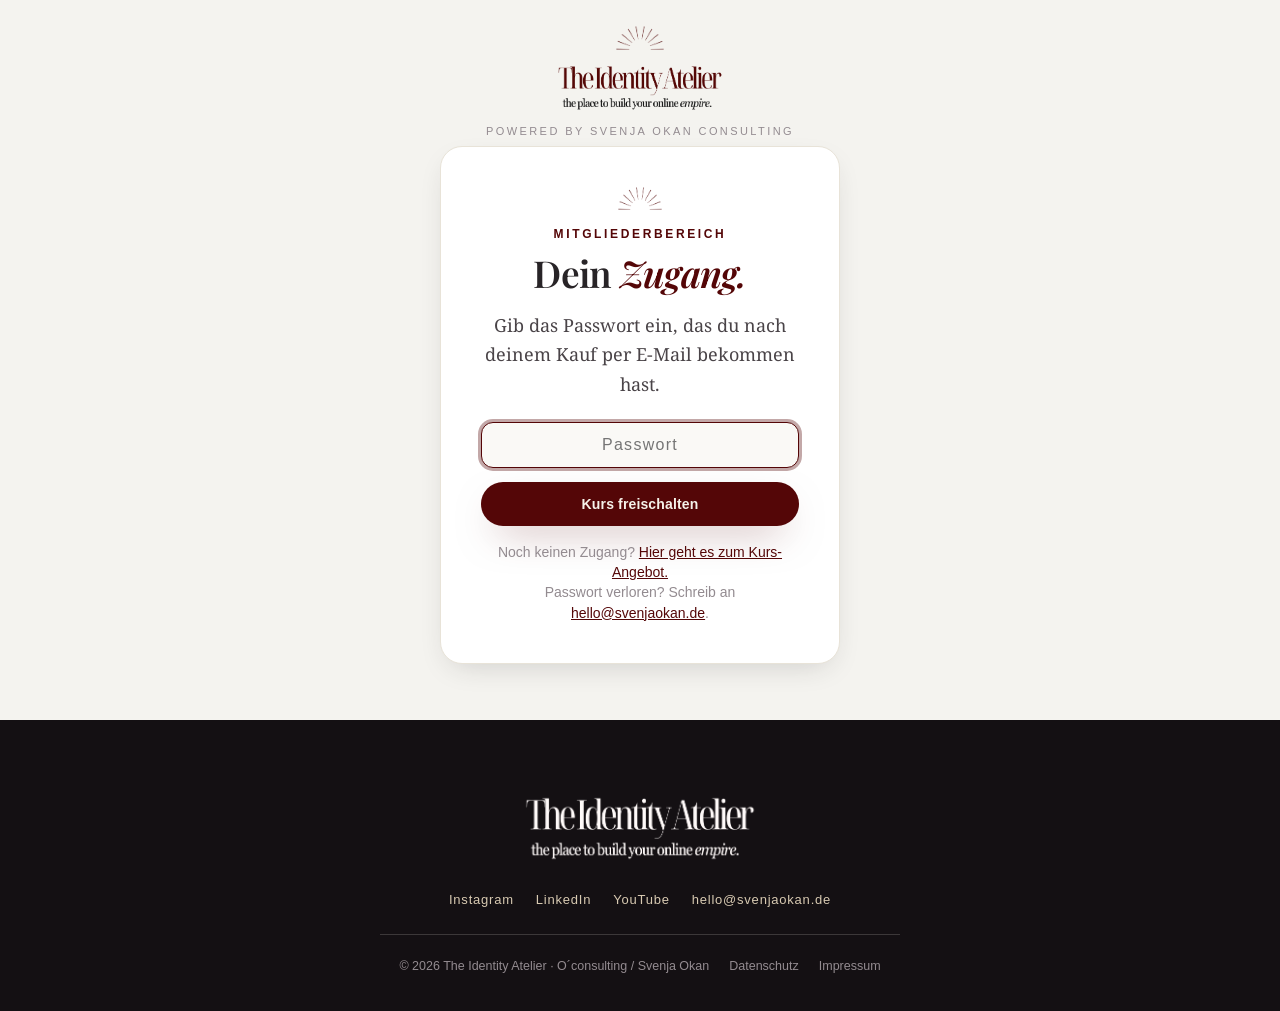
<file: finanzkurs/kurs/index.html>
<!doctype html>
<html lang="de">
<head>
<meta charset="utf-8">
<meta name="viewport" content="width=device-width, initial-scale=1, viewport-fit=cover">
<title>Money Basics in 10 Minuten | The Identity Atelier</title>
<meta name="description" content="Dein Selbstlernkurs: In 10 Minuten die Grundlagen für einen klaren Umgang mit deinen Finanzen. The Identity Atelier.">
<link rel="icon" href="../assets/logo/emblem-bordeaux.svg">
<link rel="stylesheet" href="../tokens.css">
<style>
*{box-sizing:border-box}
html,body{margin:0;padding:0}
body{
  background:var(--bg-page);
  color:var(--text);
  font-family:var(--font-body);
  font-size:16px;
  line-height:var(--lh-normal);
  -webkit-font-smoothing:antialiased;
  text-rendering:optimizeLegibility;
}
.wrap{max-width:820px;margin:0 auto;padding:0 clamp(18px,4vw,40px)}
a{color:inherit}

/* ---------- Header ---------- */
.brandhead{background:var(--bg-page);text-align:center;padding:26px 20px 6px}
.brandhead .emblem{width:48px;height:auto;margin:0 auto 12px;display:block}
.brandhead .wordmark{width:172px;height:auto;margin:0 auto 10px;display:block}
.powered{
  font-size:var(--text-2xs);letter-spacing:var(--ls-eyebrow);text-transform:uppercase;
  color:var(--text-faint);margin:0
}

/* ---------- Intro ---------- */
.intro{text-align:center;padding:clamp(18px,4vw,30px) 0 clamp(16px,3vw,26px)}
.eyebrow{
  font-family:var(--font-body);font-size:var(--text-xs);letter-spacing:var(--ls-eyebrow);
  text-transform:uppercase;color:var(--accent);margin:0 0 14px;font-weight:var(--fw-semibold)
}
.intro h1{
  font-family:var(--font-display);font-weight:var(--fw-semibold);
  font-size:var(--text-d2);line-height:var(--lh-snug);letter-spacing:var(--ls-tight);
  margin:0 0 12px
}
.intro h1 em{font-style:italic;color:var(--accent)}
.intro p{
  font-family:var(--font-serif);color:var(--text-soft);max-width:540px;margin:0 auto;
  font-size:var(--text-lg)
}
.privacy{
  display:inline-flex;align-items:center;gap:9px;margin-top:18px;
  background:var(--surface);border:1px solid var(--border);border-radius:var(--radius-pill);
  padding:8px 16px;font-size:var(--text-sm);color:var(--text-soft);box-shadow:var(--shadow-sm)
}
.privacy svg{width:16px;height:16px;color:var(--accent);flex:none}

/* ---------- Progress ---------- */
.progress-wrap{margin:10px 0 26px}
.progress-meta{display:flex;justify-content:space-between;align-items:baseline;margin-bottom:8px}
.progress-meta .p-label{font-size:var(--text-xs);letter-spacing:.04em;text-transform:uppercase;color:var(--text-muted);font-weight:var(--fw-semibold)}
.progress-meta .p-val{font-family:var(--font-display);font-size:var(--text-lg);font-weight:var(--fw-semibold);color:var(--accent)}
.pbar{height:9px;border-radius:var(--radius-pill);background:var(--c-bone-200);overflow:hidden}
.pbar > span{display:block;height:100%;border-radius:var(--radius-pill);background:var(--accent);transition:width .5s var(--ease)}

/* ---------- Lesson nav ---------- */
.steps{display:flex;justify-content:center;gap:8px;margin:0 0 30px;flex-wrap:wrap}
.step{
  appearance:none;border:1px solid var(--border);background:var(--surface);cursor:pointer;
  width:44px;height:44px;border-radius:var(--radius-pill);
  font-family:var(--font-display);font-size:var(--text-lg);font-weight:var(--fw-semibold);
  color:var(--text-soft);display:inline-flex;align-items:center;justify-content:center;
  transition:all .18s var(--ease);box-shadow:var(--shadow-sm)
}
.step[aria-current="true"]{background:var(--accent);color:var(--on-accent);border-color:var(--accent);box-shadow:var(--shadow-accent)}
.step.done:not([aria-current="true"]){border-color:var(--accent);color:var(--accent)}
.step.done svg{width:18px;height:18px}

/* ---------- Lesson card ---------- */
.lesson{
  background:var(--surface);border:1px solid var(--border);border-radius:var(--radius-xl);
  padding:clamp(24px,4vw,40px);box-shadow:var(--shadow-md);animation:rise .3s var(--ease)
}
@keyframes rise{from{opacity:0;transform:translateY(12px)}to{opacity:1;transform:none}}
.lesson .l-eyebrow{
  font-size:var(--text-xs);letter-spacing:var(--ls-eyebrow);text-transform:uppercase;
  color:var(--accent);font-weight:var(--fw-semibold);margin:0 0 8px
}
.lesson h2{
  font-family:var(--font-display);font-size:var(--text-d3);font-weight:var(--fw-semibold);
  letter-spacing:var(--ls-tight);margin:0 0 16px;line-height:var(--lh-snug)
}
.lesson h2 em{font-style:italic;color:var(--accent)}
.lesson .body p{font-family:var(--font-serif);color:var(--text-soft);font-size:var(--text-lg);margin:0 0 16px;line-height:var(--lh-relaxed)}
.lesson .body strong{color:var(--text);font-weight:var(--fw-bold)}

.keybox{
  border:1px solid var(--border);border-left:3px solid var(--accent);border-radius:var(--radius-md);
  background:var(--bg-page-soft);padding:16px 18px;margin:0 0 18px
}
.keybox .k-label{font-size:var(--text-2xs);letter-spacing:.08em;text-transform:uppercase;color:var(--accent);font-weight:var(--fw-semibold);margin:0 0 6px}
.keybox p{margin:0;font-family:var(--font-serif);color:var(--text);font-size:var(--text-base)}

.minilist{list-style:none;margin:0 0 18px;padding:0}
.minilist li{
  display:flex;gap:12px;align-items:flex-start;padding:10px 0;border-bottom:1px solid var(--border);
  font-size:var(--text-base);color:var(--text-soft)
}
.minilist li:last-child{border-bottom:0}
.minilist .dot{
  flex:none;width:26px;height:26px;border-radius:var(--radius-pill);background:var(--c-bordeaux-100);
  color:var(--accent);font-family:var(--font-display);font-weight:var(--fw-semibold);font-size:var(--text-sm);
  display:inline-flex;align-items:center;justify-content:center;margin-top:1px
}

/* ---------- Quiz ---------- */
.quiz{margin-top:24px;border-top:1px solid var(--border);padding-top:22px}
.quiz .q-label{font-size:var(--text-xs);letter-spacing:var(--ls-eyebrow);text-transform:uppercase;color:var(--text-muted);font-weight:var(--fw-semibold);margin:0 0 8px}
.quiz .q-question{font-family:var(--font-display);font-size:var(--text-h5);font-weight:var(--fw-semibold);margin:0 0 14px}
.q-options{display:flex;flex-direction:column;gap:10px}
.q-opt{
  appearance:none;cursor:pointer;text-align:left;font-family:var(--font-body);font-size:var(--text-base);
  color:var(--text);background:var(--bg-page-soft);border:1px solid var(--border);border-radius:var(--radius-md);
  padding:13px 16px;transition:all .16s var(--ease)
}
.q-opt:hover{border-color:var(--border-strong)}
.q-opt.correct{border-color:var(--accent);background:var(--c-bordeaux-100);color:var(--accent);font-weight:var(--fw-semibold)}
.q-opt.wrong{border-color:var(--border-strong);opacity:.55;text-decoration:line-through}
.q-feedback{margin:14px 0 0;font-family:var(--font-serif);font-size:var(--text-base);color:var(--text-soft);display:none}
.q-feedback.show{display:block}
.q-feedback strong{color:var(--accent)}

/* ---------- Calculator ---------- */
.calc{margin-top:24px;border-top:1px solid var(--border);padding-top:22px}
.calc .q-label{font-size:var(--text-xs);letter-spacing:var(--ls-eyebrow);text-transform:uppercase;color:var(--text-muted);font-weight:var(--fw-semibold);margin:0 0 8px}
.calc .q-question{font-family:var(--font-display);font-size:var(--text-h5);font-weight:var(--fw-semibold);margin:0 0 14px}
.calc-input{display:flex;gap:10px;flex-wrap:wrap;align-items:center;margin-bottom:16px}
.calc-input input{
  font-family:var(--font-body);font-size:var(--text-base);color:var(--text);background:var(--bg-page-soft);
  border:1px solid var(--border);border-radius:var(--radius-md);padding:12px 14px;width:180px;max-width:100%
}
.calc-input input:focus{outline:none;border-color:var(--accent);box-shadow:0 0 0 3px var(--focus-ring)}
.calc-input .unit{color:var(--text-muted);font-size:var(--text-sm)}
.calc-out{display:grid;grid-template-columns:repeat(3,1fr);gap:12px}
.calc-tile{padding:16px;border:1px solid var(--border);border-radius:var(--radius-md);background:var(--bg-page-soft)}
.calc-tile .c-label{font-size:var(--text-2xs);letter-spacing:.04em;text-transform:uppercase;color:var(--text-muted);margin:0 0 6px;font-weight:var(--fw-semibold);line-height:1.3}
.calc-tile .c-val{font-family:var(--font-display);font-size:1.5rem;font-weight:var(--fw-semibold);color:var(--accent)}
.calc-tile.clay .c-val{color:var(--accent-2)}
.calc-note{margin:14px 0 0;font-size:var(--text-sm);color:var(--text-faint)}

/* ---------- Lesson footer nav ---------- */
.lesson-nav{display:flex;gap:10px;justify-content:space-between;margin-top:28px;flex-wrap:wrap}
.btn{
  appearance:none;cursor:pointer;font-family:var(--font-body);font-size:var(--text-sm);
  font-weight:var(--fw-semibold);letter-spacing:.01em;border-radius:var(--radius-pill);
  padding:13px 26px;display:inline-flex;align-items:center;gap:8px;border:1px solid transparent;
  transition:all .16s var(--ease);max-width:100%;text-align:center;justify-content:center
}
.btn svg{width:16px;height:16px;flex:none}
.btn-primary{background:var(--accent);color:var(--on-accent);box-shadow:var(--shadow-accent)}
.btn-primary:hover{background:var(--accent-hover)}
.btn-ghost{background:var(--surface);color:var(--text);border-color:var(--border)}
.btn-ghost:hover{border-color:var(--border-strong);transform:translateY(-1px)}
.btn[disabled]{opacity:.4;cursor:default;pointer-events:none}

/* ---------- Finish screen ---------- */
.finish{text-align:center}
.finish .em-emb{width:52px;height:auto;margin:0 auto 18px;display:block}
.plan{list-style:none;margin:22px 0 0;padding:0;text-align:left}
.plan li{
  display:flex;gap:12px;align-items:flex-start;background:var(--bg-page-soft);
  border:1px solid var(--border);border-radius:var(--radius-md);padding:14px 16px;margin-bottom:10px;
  cursor:pointer;transition:all .16s var(--ease)
}
.plan li:hover{border-color:var(--border-strong)}
.plan li .check{
  flex:none;width:24px;height:24px;border-radius:6px;border:2px solid var(--border-strong);
  display:inline-flex;align-items:center;justify-content:center;margin-top:1px;color:transparent;
  transition:all .16s var(--ease)
}
.plan li.on .check{background:var(--accent);border-color:var(--accent);color:var(--on-accent)}
.plan li .check svg{width:14px;height:14px}
.plan li.on span.txt{color:var(--text-muted);text-decoration:line-through}
.finish-actions{display:flex;gap:10px;justify-content:center;margin-top:26px;flex-wrap:wrap}

/* ---------- Toast ---------- */
.toast{
  position:fixed;left:50%;bottom:26px;transform:translateX(-50%) translateY(20px);
  background:var(--surface-ink);color:var(--text-on-dark);padding:13px 22px;border-radius:var(--radius-pill);
  font-size:var(--text-sm);box-shadow:var(--shadow-lg);opacity:0;pointer-events:none;
  transition:all .3s var(--ease);z-index:60;max-width:90vw;text-align:center
}
.toast.show{opacity:1;transform:translateX(-50%) translateY(0)}

/* ---------- Footer ---------- */
.atelier-footer{background:var(--bg-dark);color:var(--text-on-dark-muted);padding:clamp(44px,6vw,72px) 0 36px;text-align:center;font-family:var(--font-body);margin-top:56px}
.atelier-footer .fw{width:min(240px,70vw);height:auto;margin:0 auto 26px;display:block}
.atelier-footer .social{display:flex;gap:22px;justify-content:center;align-items:center;flex-wrap:wrap;margin-bottom:24px}
.atelier-footer .social a{font-size:13px;letter-spacing:.06em;color:var(--text-on-dark-muted);text-decoration:none}
.atelier-footer .social a:hover{color:var(--text-on-dark)}
.atelier-footer .divider{height:1px;background:var(--border-on-dark);max-width:520px;margin:0 auto 22px}
.atelier-footer .legal{display:flex;gap:20px;justify-content:center;align-items:center;flex-wrap:wrap;font-size:12.5px;color:var(--text-faint)}
.atelier-footer .legal a{color:var(--text-faint);text-decoration:none}
.atelier-footer .legal a:hover{color:var(--text-on-dark-muted)}

/* ---------- Responsive ---------- */
@media (max-width:560px){
  .calc-out{grid-template-columns:1fr}
  .lesson-nav .btn{flex:1 1 auto}
}

/* ---------- Zugangs-Gate ---------- */
body.locked #app-main{display:none}
.gate{max-width:480px;margin:0 auto}
.gate .lesson{text-align:center}
.gate .g-emb{width:44px;height:auto;margin:0 auto 16px;display:block}
.gate input{
  font-family:var(--font-body);font-size:var(--text-base);color:var(--text);background:var(--bg-page-soft);
  border:1px solid var(--border);border-radius:var(--radius-md);padding:13px 15px;width:100%;text-align:center;
  letter-spacing:.08em;margin:6px 0 14px
}
.gate input:focus{outline:none;border-color:var(--accent);box-shadow:0 0 0 3px var(--focus-ring)}
.gate .g-err{display:none;color:var(--accent);font-size:var(--text-sm);margin:0 0 12px;font-weight:var(--fw-semibold)}
.gate .g-err.show{display:block}
.gate .g-hint{font-size:var(--text-sm);color:var(--text-faint);margin:16px 0 0}
.gate .g-hint a{color:var(--accent)}
</style>
</head>
<body class="locked">

<!-- ===== Brand header ===== -->
<header class="brandhead">
  <img class="emblem" src="../assets/logo/emblem-bordeaux.png" alt="The Identity Atelier">
  <img class="wordmark" src="../assets/logo/atelier-wordmark-bordeaux.png" alt="The Identity Atelier — the place to build your online empire">
  <p class="powered">Powered by Svenja Okan Consulting</p>
</header>

<!-- ===== Zugangs-Gate ===== -->
<section class="gate wrap" id="gate">
  <article class="lesson">
    <img class="g-emb" src="../assets/logo/emblem-bordeaux.png" alt="">
    <p class="l-eyebrow">Mitgliederbereich</p>
    <h2>Dein <em>Zugang.</em></h2>
    <div class="body">
      <p>Gib das Passwort ein, das du nach deinem Kauf per E-Mail bekommen hast.</p>
    </div>
    <input type="password" id="gate-pw" placeholder="Passwort" autocomplete="off" onkeydown="if(event.key==='Enter')Gate.check()">
    <p class="g-err" id="gate-err">Das Passwort stimmt nicht. Prüfe deine Zugangs-E-Mail.</p>
    <button class="btn btn-primary" style="width:100%" onclick="Gate.check()">Kurs freischalten</button>
    <p class="g-hint">Noch keinen Zugang? <a href="../">Hier geht es zum Kurs-Angebot.</a><br>Passwort verloren? Schreib an <a href="mailto:hello@svenjaokan.de">hello@svenjaokan.de</a>.</p>
  </article>
</section>

<main class="wrap" id="app-main">

  <!-- ===== Intro ===== -->
  <section class="intro">
    <p class="eyebrow">Dein Selbstlernkurs · 10 Minuten</p>
    <h1>Money Basics, <em>endlich klar.</em></h1>
    <p>Fünf kurze Lektionen, kleine Übungen, dein persönlicher Aktionsplan. In 10 Minuten weißt du, wie du dein Geld ordnest, absicherst und wachsen lässt.</p>
    <div class="privacy">
      <svg viewBox="0 0 24 24" fill="none" stroke="currentColor" stroke-width="1.6" stroke-linecap="round" stroke-linejoin="round"><rect x="3" y="11" width="18" height="11" rx="2"/><path d="M7 11V7a5 5 0 0 1 10 0v4"/></svg>
      Dein Fortschritt bleibt nur auf diesem Gerät. Niemand sonst sieht ihn.
    </div>
  </section>

  <!-- ===== Progress ===== -->
  <div class="progress-wrap">
    <div class="progress-meta">
      <span class="p-label">Dein Fortschritt</span>
      <span class="p-val" id="p-val">0 %</span>
    </div>
    <div class="pbar"><span id="p-bar" style="width:0%"></span></div>
  </div>

  <!-- ===== Step nav ===== -->
  <div class="steps" id="steps" role="tablist"></div>

  <!-- ===== Lesson container ===== -->
  <div id="lesson-root"></div>

</main>

<div class="toast" id="toast"></div>

<!-- ===== Footer ===== -->
<footer class="atelier-footer">
  <img class="fw" src="../assets/logo/atelier-wordmark-cream.png" alt="The Identity Atelier — the place to build your online empire">
  <div class="social">
    <a href="https://www.instagram.com/svenjaokan.de" target="_blank" rel="noopener">Instagram</a>
    <a href="https://www.linkedin.com/in/svenjaokan" target="_blank" rel="noopener">LinkedIn</a>
    <a href="https://www.youtube.com/@TheIdentityAtelier" target="_blank" rel="noopener">YouTube</a>
    <a href="mailto:hello@svenjaokan.de">hello@svenjaokan.de</a>
  </div>
  <div class="divider"></div>
  <div class="legal">
    <span>© 2026 The Identity Atelier · O´consulting / Svenja Okan</span>
    <a href="https://www.svenjaokan.de/datenschutz" target="_blank" rel="noopener">Datenschutz</a>
    <a href="https://www.svenjaokan.de/impressum" target="_blank" rel="noopener">Impressum</a>
  </div>
</footer>

<script>
const Gate = (function(){
  "use strict";
  const KEY = "ia_finanzkurs_zugang_v1";
  const HASH = "56d53251204de49dd631c9fc32eb80c33ef48ca8ac4cc255d2862ffde82c1345";
  async function sha256(s){
    const buf = await crypto.subtle.digest("SHA-256", new TextEncoder().encode(s));
    return [...new Uint8Array(buf)].map(b=>b.toString(16).padStart(2,"0")).join("");
  }
  function unlock(){
    document.body.classList.remove("locked");
    document.getElementById("gate").style.display = "none";
    document.getElementById("app-main").style.display = "";
  }
  function lockScreen(){
    document.body.classList.add("locked");
    document.getElementById("gate").style.display = "";
    setTimeout(()=>{ const i=document.getElementById("gate-pw"); if(i) i.focus(); }, 60);
  }
  async function check(){
    const inp = document.getElementById("gate-pw");
    const err = document.getElementById("gate-err");
    const h = await sha256((inp.value||"").trim());
    if(h === HASH){
      try{ localStorage.setItem(KEY, HASH); }catch(e){}
      err.classList.remove("show");
      unlock();
    }else{
      err.classList.add("show");
      inp.select();
    }
  }
  function init(){
    let ok = false;
    try{ ok = localStorage.getItem(KEY) === HASH; }catch(e){}
    if(ok) unlock(); else lockScreen();
  }
  return {init, check};
})();
Gate.init();

const App = (function(){
  "use strict";

  const STORE_KEY = "ia_finanzkurs_v1";
  const CHECK = '<svg viewBox="0 0 24 24" fill="none" stroke="currentColor" stroke-width="3" stroke-linecap="round" stroke-linejoin="round"><path d="M20 6 9 17l-5-5"/></svg>';

  // ---------- Course content ----------
  const LESSONS = [
    {
      eyebrow:"Lektion 1 · ca. 2 Minuten",
      title:'Überblick statt <em>Chaos.</em>',
      body:`
        <p>Der häufigste Grund, warum Geld <strong>gefühlt einfach verschwindet</strong>: Alles läuft über ein einziges Konto. Miete, Einkäufe, Urlaub, Rücklagen, alles durcheinander. So siehst du nie, was wirklich übrig ist.</p>
        <p>Die Lösung ist das <strong>3-Konten-Modell</strong>:</p>
        <ul class="minilist">
          <li><span class="dot">1</span><span><strong>Fixkosten-Konto:</strong> Miete, Strom, Versicherungen, Abos. Hier gehen alle festen Zahlungen automatisch ab.</span></li>
          <li><span class="dot">2</span><span><strong>Alltags-Konto:</strong> Lebensmittel, Freizeit, alles Variable. Was hier drauf ist, darfst du guten Gewissens ausgeben.</span></li>
          <li><span class="dot">3</span><span><strong>Zukunfts-Konto:</strong> Notgroschen, Sparen, Investieren. Geld, das dich langfristig frei macht.</span></li>
        </ul>
        <div class="keybox"><p class="k-label">Merksatz</p><p>Direkt nach Gehaltseingang verteilst du per Dauerauftrag. <em>Erst dich selbst bezahlen, dann leben.</em></p></div>
      `,
      quiz:{
        q:"Wann überweist du am besten auf dein Zukunfts-Konto?",
        opts:["Am Monatsende, wenn ich sehe, was übrig ist","Direkt nach Gehaltseingang, per Dauerauftrag","Nur wenn ich einen Bonus bekomme"],
        correct:1,
        fb:'<strong>Genau.</strong> Was am Monatsende "übrig bleibt", ist meistens nichts. Zuerst sparen, dann ausgeben, das ist der ganze Trick.'
      }
    },
    {
      eyebrow:"Lektion 2 · ca. 2 Minuten",
      title:'Die <em>50/30/20-Regel.</em>',
      body:`
        <p>Wie viel gehört auf welches Konto? Eine bewährte Faustregel teilt dein <strong>Netto-Einkommen</strong> in drei Teile:</p>
        <ul class="minilist">
          <li><span class="dot">50</span><span><strong>50 % Fixkosten:</strong> Wohnen, Energie, Versicherungen, Mobilität.</span></li>
          <li><span class="dot">30</span><span><strong>30 % Wünsche:</strong> Restaurants, Shopping, Hobbys, Urlaub. Leben darf Spaß machen.</span></li>
          <li><span class="dot">20</span><span><strong>20 % Zukunft:</strong> Notgroschen, Schulden tilgen, investieren.</span></li>
        </ul>
        <p>Die Regel ist ein <strong>Startpunkt, kein Gesetz</strong>. In teuren Städten sind es vielleicht 60/25/15. Wichtig ist nur: Die Zukunfts-Quote ist fest eingeplant, nicht optional.</p>
      `,
      calc:{
        q:"Rechne es für dich aus",
        note:"Gib dein monatliches Netto-Einkommen ein. Die Zahlen bleiben nur auf deinem Gerät.",
        tiles:[["Fixkosten (50 %)",.5],["Wünsche (30 %)",.3],["Zukunft (20 %)",.2]]
      },
      quiz:{
        q:"Was passiert mit den 20 %, wenn der Monat knapp wird?",
        opts:["Sie fallen als Erstes weg","Sie sind fest eingeplant wie die Miete","Ich entscheide spontan"],
        correct:1,
        fb:'<strong>Richtig.</strong> Behandle deine Sparrate wie eine Rechnung an dein zukünftiges Ich. Sie wird zuerst bezahlt.'
      }
    },
    {
      eyebrow:"Lektion 3 · ca. 2 Minuten",
      title:'Dein <em>Notgroschen.</em>',
      body:`
        <p>Bevor du investierst, brauchst du ein Sicherheitsnetz: den <strong>Notgroschen</strong>. Er fängt kaputte Waschmaschinen, Autoreparaturen oder Auftragsflauten ab, ohne dass du Schulden machen musst.</p>
        <p>Die Faustregel: <strong>3 bis 6 Monatsausgaben</strong> auf einem separaten Tagesgeldkonto. Angestellt mit sicherem Job eher 3, selbstständig eher 6.</p>
        <div class="keybox"><p class="k-label">Wichtig</p><p>Der Notgroschen liegt auf einem <em>Tagesgeldkonto</em>: jederzeit verfügbar, getrennt vom Alltagskonto, niemals investiert. Er soll nicht wachsen, er soll da sein.</p></div>
        <p>Klingt das Ziel groß? Fang mit einer ersten Etappe von <strong>1.000 Euro</strong> an. Das fängt die meisten Notfälle schon ab.</p>
      `,
      quiz:{
        q:"Wo liegt der Notgroschen am besten?",
        opts:["In ETFs, damit er sich vermehrt","Auf dem Girokonto, griffbereit neben dem Alltagsgeld","Auf einem separaten Tagesgeldkonto"],
        correct:2,
        fb:'<strong>Genau.</strong> Investiert kann er im Notfall gerade im Minus stehen, auf dem Girokonto wird er "aus Versehen" ausgegeben. Separat und verfügbar ist die Lösung.'
      }
    },
    {
      eyebrow:"Lektion 4 · ca. 2 Minuten",
      title:'Schulden <em>zuerst.</em>',
      body:`
        <p>Ein Dispo kostet oft <strong>10 bis 13 % Zinsen im Jahr</strong>, Konsumkredite ähnlich viel. Keine sichere Geldanlage bringt dir so viel. Deshalb gilt: <strong>Teure Schulden tilgen schlägt Investieren.</strong> Jeder getilgte Euro ist eine garantierte Rendite in Höhe des Kreditzinses.</p>
        <p>Zwei bewährte Strategien, um mehrere Schulden abzubauen:</p>
        <ul class="minilist">
          <li><span class="dot">A</span><span><strong>Lawine:</strong> Zuerst die Schuld mit dem höchsten Zins. Mathematisch am günstigsten.</span></li>
          <li><span class="dot">B</span><span><strong>Schneeball:</strong> Zuerst die kleinste Schuld. Schnelle Erfolge, starke Motivation.</span></li>
        </ul>
        <p>Beide funktionieren. Nimm die, die du <strong>durchhältst</strong>. Ausnahme: Sehr günstige Kredite (z. B. ein alter Immobilienkredit unter 2 %) müssen nicht überstürzt getilgt werden.</p>
      `,
      quiz:{
        q:"Du hast 200 Euro übrig: Dispo mit 12 % Zinsen oder ETF mit erwarteten 6 %?",
        opts:["In den ETF, investieren geht vor","Erst den Dispo ausgleichen","Hälfte hier, Hälfte da"],
        correct:1,
        fb:'<strong>Richtig.</strong> Dispo tilgen bringt dir garantierte 12 %, der ETF nur unsichere 6 %. Erst raus aus teuren Schulden, dann investieren.'
      }
    },
    {
      eyebrow:"Lektion 5 · ca. 2 Minuten",
      title:'Investieren, <em>einfach gestartet.</em>',
      body:`
        <p>Geld auf dem Konto verliert durch Inflation jedes Jahr an Kaufkraft. Langfristig wachsen lässt du es am Aktienmarkt, und dafür brauchst du keine Einzelaktien und kein Timing, sondern einen <strong>breit gestreuten ETF-Sparplan</strong> (z. B. auf einen Welt-Index mit über 1.000 Firmen).</p>
        <p>Dein größter Verbündeter ist der <strong>Zinseszins</strong>: 150 Euro monatlich bei durchschnittlich 6 % pro Jahr sind nach 10 Jahren rund 24.500 Euro, nach 20 Jahren rund 69.000 Euro, nach 30 Jahren über 150.000 Euro, bei nur 54.000 Euro Einzahlung.</p>
        <div class="keybox"><p class="k-label">Die 3 Regeln</p><p>Breit streuen. Nur Geld investieren, das du <em>10+ Jahre</em> nicht brauchst. Sparplan laufen lassen, auch wenn die Kurse fallen.</p></div>
        <p><em>Hinweis: Das ist Finanzbildung, keine individuelle Anlageberatung.</em></p>
      `,
      quiz:{
        q:"Die Kurse fallen um 20 %. Was machst du mit deinem Sparplan?",
        opts:["Verkaufen, bevor es schlimmer wird","Pausieren und abwarten","Weiterlaufen lassen, ich kaufe gerade günstig ein"],
        correct:2,
        fb:'<strong>Genau.</strong> Wer 10+ Jahre Zeit hat, kauft in Krisen dieselben Anteile zum Rabatt. Verkaufen im Tief macht aus Buchverlusten echte Verluste.'
      }
    }
  ];

  const PLAN = [
    "Zweites und drittes Konto eröffnen (3-Konten-Modell)",
    "Daueraufträge direkt nach Gehaltseingang einrichten (50/30/20 als Start)",
    "Tagesgeldkonto eröffnen und erste 1.000 Euro Notgroschen ansparen",
    "Teure Schulden auflisten und Tilgungsreihenfolge festlegen",
    "Depot eröffnen und ETF-Sparplan starten (und laufen lassen)"
  ];

  // ---------- State ----------
  let state = { current:0, done:[], plan:[], netto:"" };

  function load(){
    try{
      const raw = localStorage.getItem(STORE_KEY);
      if(raw){ const d = JSON.parse(raw);
        state.current = Math.min(Math.max(d.current||0,0), LESSONS.length);
        state.done = Array.isArray(d.done)?d.done:[];
        state.plan = Array.isArray(d.plan)?d.plan:[];
        state.netto = d.netto||"";
      }
    }catch(e){ console.warn("load failed", e); }
  }
  function save(){
    try{ localStorage.setItem(STORE_KEY, JSON.stringify(state)); }catch(e){}
  }

  function fmtEUR(v){
    return v.toLocaleString("de-DE",{maximumFractionDigits:0}) + " €";
  }

  // ---------- Render ----------
  function render(){
    renderProgress();
    renderSteps();
    if(state.current >= LESSONS.length) renderFinish();
    else renderLesson(state.current);
    window.scrollTo({top:0, behavior:"instant" in window ? "instant" : "auto"});
  }

  function renderProgress(){
    const p = Math.round((state.done.length / LESSONS.length) * 100);
    document.getElementById("p-val").textContent = p + " %";
    document.getElementById("p-bar").style.width = p + "%";
  }

  function renderSteps(){
    const el = document.getElementById("steps");
    el.innerHTML = LESSONS.map((l,i)=>{
      const done = state.done.includes(i);
      const cur = state.current === i;
      return `<button class="step ${done?'done':''}" aria-current="${cur}" title="Lektion ${i+1}" onclick="App.go(${i})">${done && !cur ? CHECK : (i+1)}</button>`;
    }).join("") + (function(){
      const done = state.done.length===LESSONS.length;
      const cur = state.current >= LESSONS.length;
      return `<button class="step ${done?'done':''}" aria-current="${cur}" title="Abschluss" onclick="App.go(${LESSONS.length})"><svg viewBox="0 0 24 24" fill="none" stroke="currentColor" stroke-width="2" stroke-linecap="round" stroke-linejoin="round" style="width:18px;height:18px"><path d="M6 9H4.5a2.5 2.5 0 0 1 0-5H6"/><path d="M18 9h1.5a2.5 2.5 0 0 0 0-5H18"/><path d="M4 22h16"/><path d="M10 14.66V17c0 .55-.47.98-.97 1.21C7.85 18.75 7 20.24 7 22"/><path d="M14 14.66V17c0 .55.47.98.97 1.21C16.15 18.75 17 20.24 17 22"/><path d="M18 2H6v7a6 6 0 0 0 12 0V2Z"/></svg></button>`;
    })();
  }

  function renderLesson(i){
    const L = LESSONS[i];
    const root = document.getElementById("lesson-root");
    let html = `<article class="lesson">
      <p class="l-eyebrow">${L.eyebrow}</p>
      <h2>${L.title}</h2>
      <div class="body">${L.body}</div>`;

    if(L.calc){
      html += `<div class="calc">
        <p class="q-label">Kleine Übung</p>
        <p class="q-question">${L.calc.q}</p>
        <div class="calc-input">
          <input type="number" id="netto" min="0" inputmode="numeric" placeholder="z. B. 2400" value="${state.netto?String(state.netto).replace(/"/g,""):""}" oninput="App.calc()">
          <span class="unit">Euro netto / Monat</span>
        </div>
        <div class="calc-out" id="calc-out"></div>
        <p class="calc-note">${L.calc.note}</p>
      </div>`;
    }

    if(L.quiz){
      html += `<div class="quiz">
        <p class="q-label">Kurz-Check</p>
        <p class="q-question">${L.quiz.q}</p>
        <div class="q-options" id="q-options">` +
        L.quiz.opts.map((o,j)=>`<button class="q-opt" data-j="${j}" onclick="App.answer(${i},${j})">${o}</button>`).join("") +
        `</div>
        <p class="q-feedback" id="q-feedback">${L.quiz.fb}</p>
      </div>`;
    }

    const answered = state.done.includes(i);
    html += `<div class="lesson-nav">
      <button class="btn btn-ghost" ${i===0?"disabled":""} onclick="App.go(${i-1})">
        <svg viewBox="0 0 24 24" fill="none" stroke="currentColor" stroke-width="2" stroke-linecap="round" stroke-linejoin="round"><path d="M19 12H5M12 19l-7-7 7-7"/></svg>
        Zurück
      </button>
      <button class="btn btn-primary" id="next-btn" ${answered?"":"disabled"} onclick="App.go(${i+1})">
        ${i===LESSONS.length-1?"Zum Abschluss":"Weiter"}
        <svg viewBox="0 0 24 24" fill="none" stroke="currentColor" stroke-width="2" stroke-linecap="round" stroke-linejoin="round"><path d="M5 12h14M12 5l7 7-7 7"/></svg>
      </button>
    </div>
    </article>`;

    root.innerHTML = html;

    if(L.calc) calc();
    if(state.done.includes(i) && L.quiz){
      markAnswer(i, LESSONS[i].quiz.correct, true);
    }
  }

  function renderFinish(){
    const root = document.getElementById("lesson-root");
    const all = state.done.length === LESSONS.length;
    root.innerHTML = `<article class="lesson finish">
      <img class="em-emb" src="../assets/logo/emblem-bordeaux.png" alt="">
      <p class="l-eyebrow">${all?"Geschafft":"Fast geschafft"}</p>
      <h2>${all?'Du hast die Basics. <em>Jetzt kommt die Praxis.</em>':'Noch nicht <em>alle Lektionen</em> abgeschlossen.'}</h2>
      <div class="body">
        <p>${all
          ? "Wissen wirkt erst, wenn du es umsetzt. Hier ist dein Aktionsplan, hake ab, was du erledigt hast. Dein Stand bleibt gespeichert."
          : "Schließe alle fünf Kurz-Checks ab, um deinen vollen Fortschritt zu sehen. Deinen Aktionsplan kannst du trotzdem schon starten."}</p>
      </div>
      <ul class="plan">` +
      PLAN.map((p,i)=>`<li class="${state.plan.includes(i)?'on':''}" onclick="App.togglePlan(${i})"><span class="check">${CHECK}</span><span class="txt">${p}</span></li>`).join("") +
      `</ul>
      <div class="finish-actions">
        <button class="btn btn-ghost" onclick="App.go(0)">
          <svg viewBox="0 0 24 24" fill="none" stroke="currentColor" stroke-width="2" stroke-linecap="round" stroke-linejoin="round"><path d="M3 12a9 9 0 1 0 9-9 9.75 9.75 0 0 0-6.74 2.74L3 8"/><path d="M3 3v5h5"/></svg>
          Kurs nochmal ansehen
        </button>
        <button class="btn btn-primary" onclick="App.reset()">
          Neu starten
        </button>
      </div>
    </article>`;
  }

  // ---------- Interactions ----------
  function answer(i, j){
    const L = LESSONS[i];
    markAnswer(i, j, false);
    if(j === L.quiz.correct){
      if(!state.done.includes(i)){ state.done.push(i); save(); }
      renderProgress(); renderSteps();
      const btn = document.getElementById("next-btn");
      if(btn) btn.removeAttribute("disabled");
      document.getElementById("q-feedback").classList.add("show");
    }else{
      toast("Fast. Schau dir die Lektion nochmal an und probier es erneut.");
    }
  }

  function markAnswer(i, j, restored){
    const L = LESSONS[i];
    document.querySelectorAll("#q-options .q-opt").forEach(btn=>{
      const bj = parseInt(btn.dataset.j,10);
      btn.classList.remove("correct","wrong");
      if(j === L.quiz.correct){
        if(bj === L.quiz.correct) btn.classList.add("correct");
        else btn.classList.add("wrong");
        btn.disabled = true;
      }else if(bj === j){
        btn.classList.add("wrong");
      }
    });
    if(restored){
      const fb = document.getElementById("q-feedback");
      if(fb) fb.classList.add("show");
    }
  }

  function calc(){
    const inp = document.getElementById("netto");
    const out = document.getElementById("calc-out");
    if(!inp || !out) return;
    const v = parseFloat(inp.value);
    state.netto = inp.value; save();
    const L = LESSONS[1].calc;
    out.innerHTML = L.tiles.map((t,i)=>{
      const val = (!isNaN(v) && v>0) ? fmtEUR(v*t[1]) : "–";
      return `<div class="calc-tile ${i===2?'clay':''}"><p class="c-label">${t[0]}</p><div class="c-val">${val}</div></div>`;
    }).join("");
  }

  function togglePlan(i){
    if(state.plan.includes(i)) state.plan = state.plan.filter(x=>x!==i);
    else state.plan.push(i);
    save();
    renderFinish();
  }

  function go(i){
    state.current = Math.min(Math.max(i,0), LESSONS.length);
    save();
    render();
  }

  function reset(){
    if(!confirm("Kurs-Fortschritt und Aktionsplan zurücksetzen?")) return;
    state = { current:0, done:[], plan:[], netto:"" };
    save();
    render();
    toast("Alles zurückgesetzt. Viel Spaß beim zweiten Durchgang.");
  }

  let toastTimer=null;
  function toast(msg){
    const t=document.getElementById("toast"); t.textContent=msg; t.classList.add("show");
    clearTimeout(toastTimer); toastTimer=setTimeout(()=>t.classList.remove("show"),3000);
  }

  function init(){ load(); render(); }

  return {init, go, answer, calc, togglePlan, reset};
})();
App.init();
</script>
</body>
</html>
</file>
<file: tokens.css>
/* ============================================================
   THE IDENTITY ATELIER — Design Tokens
   Drop this <style> / .css into any project and use the
   var(--*) tokens everywhere. Self-host the fonts from
   ./assets/fonts/ (paths below assume this file sits next
   to an /assets folder).
   ============================================================ */

/* ---- Fonts ---- */
@font-face{
  font-family:'Playfair Display';
  src:url('./assets/fonts/PlayfairDisplay-Variable.ttf') format('truetype');
  font-weight:400 900; font-style:normal; font-display:swap;
}
@font-face{
  font-family:'Playfair Display';
  src:url('./assets/fonts/PlayfairDisplay-Italic-Variable.ttf') format('truetype');
  font-weight:400 900; font-style:italic; font-display:swap;
}
@font-face{
  font-family:'Noto Serif';
  src:url('./assets/fonts/NotoSerif-Variable.ttf') format('truetype');
  font-weight:100 900; font-style:normal; font-display:swap;
}
@font-face{
  font-family:'Noto Serif';
  src:url('./assets/fonts/NotoSerif-Italic-Variable.ttf') format('truetype');
  font-weight:100 900; font-style:italic; font-display:swap;
}
@font-face{
  font-family:'Gloria Hallelujah';
  src:url('./assets/fonts/GloriaHallelujah-Regular.ttf') format('truetype');
  font-weight:400; font-style:normal; font-display:swap;
}
/* UI sans (Google substitute — replace if a licensed face exists) */
@import url('https://fonts.googleapis.com/css2?family=Hanken+Grotesk:ital,wght@0,300;0,400;0,500;0,600;0,700;1,400;1,500&display=swap');

:root{
  /* ============ COLOR ============ */
  /* Cream / "paper" neutrals */
  --c-bone-50:#faf7f1; --c-bone-100:#f6f2ea; --c-bone-200:#f0ebe1;
  --c-bone-300:#e7dccb; --c-bone-400:#d8cab2; --c-bone-500:#c4b298;
  /* Ink (warm near-black) */
  --c-ink-900:#1c191b; --c-ink-800:#282427; --c-ink-700:#3a353a;
  --c-ink-600:#4a4448; --c-ink-500:#6b6469; --c-ink-400:#938b90;
  /* Bordeaux (the single loud accent) */
  --c-bordeaux-900:#2e0304; --c-bordeaux-800:#3d0405; --c-bordeaux-700:#540607;
  --c-bordeaux-600:#6e1314; --c-bordeaux-500:#8a2324; --c-bordeaux-100:#efddd9;
  /* Supporting editorial tones (use quietly) */
  --c-clay:#cf7a43;     /* warm terracotta/orange — pairs with the 3H product mark */
  --c-ocean:#6f8c92; --c-stone:#9a9088; --c-brass:#b08d57;
  --c-white:#ffffff;

  /* ---- Semantic aliases — USE THESE ---- */
  --bg-page:#f4f3ef;            /* warm cream canvas (light page background) */
  --bg-page-soft:#faf9f6;
  --surface:#ffffff;            /* cards, panels */
  --surface-ink:#282427;        /* dark sections */
  --bg-dark:#141013;            /* deepest dark section background */

  --text:#282427;
  --text-soft:#4a4448;
  --text-muted:#6b6469;
  --text-faint:#938b90;
  --text-on-dark:#f0ebe1;
  --text-on-dark-muted:#d8cab2;

  --accent:#540607;             /* bordeaux — primary brand accent */
  --accent-hover:#6e1314;
  --accent-2:#cf7a43;           /* clay/orange — secondary highlight (numbers, keywords) */
  --on-accent:#f6f2ea;

  --border:#e8e3d8;             /* warm hairline (never pure grey) */
  --border-strong:#cabfad;
  --border-on-dark:rgba(240,235,225,.18);
  --focus-ring:rgba(84,6,7,.35);

  /* ============ TYPE ============ */
  --font-display:'Playfair Display','Times New Roman',Georgia,serif; /* headlines, italic emphasis */
  --font-serif:'Noto Serif',Georgia,'Times New Roman',serif;         /* editorial body / leads */
  --font-body:'Hanken Grotesk','Helvetica Neue',Arial,sans-serif;    /* UI, labels, buttons */
  --font-script:'Gloria Hallelujah','Segoe Script',cursive;          /* rare handwritten accent */

  --fw-regular:400; --fw-medium:500; --fw-semibold:600; --fw-bold:700; --fw-black:800;

  /* Fluid display scale */
  --text-hero:clamp(3rem,7.6vw,6.5rem);
  --text-d1:clamp(2.5rem,5.5vw,4.5rem);
  --text-d2:clamp(2rem,4vw,3.25rem);
  --text-d3:clamp(1.6rem,2.9vw,2.4rem);
  /* Static scale */
  --text-h4:1.5rem; --text-h5:1.25rem; --text-lg:1.125rem;
  --text-base:1rem; --text-sm:.875rem; --text-xs:.75rem; --text-2xs:.6875rem;

  --lh-tight:1.02; --lh-snug:1.18; --lh-normal:1.45; --lh-relaxed:1.65;
  --ls-tight:-0.02em; --ls-wide:.04em; --ls-eyebrow:.22em;

  /* ============ SHAPE / SPACE ============ */
  --radius-sm:8px; --radius-md:12px; --radius-lg:16px; --radius-xl:22px; --radius-pill:999px;
  --shadow-sm:0 1px 2px rgba(40,36,39,.06),0 2px 8px rgba(40,36,39,.05);
  --shadow-md:0 10px 30px -12px rgba(40,36,39,.22);
  --shadow-lg:0 30px 60px -24px rgba(40,36,39,.30);
  --shadow-accent:0 16px 40px -16px rgba(84,6,7,.55);
  --container:1200px; --reading:760px;
  --ease:cubic-bezier(.2,.6,.2,1);
}
</file>
<file: finanzkurs/tokens.css>
/* ============================================================
   THE IDENTITY ATELIER — Design Tokens
   Drop this <style> / .css into any project and use the
   var(--*) tokens everywhere. Self-host the fonts from
   ./assets/fonts/ (paths below assume this file sits next
   to an /assets folder).
   ============================================================ */

/* ---- Fonts ---- */
@font-face{
  font-family:'Playfair Display';
  src:url('./assets/fonts/PlayfairDisplay-Variable.ttf') format('truetype');
  font-weight:400 900; font-style:normal; font-display:swap;
}
@font-face{
  font-family:'Playfair Display';
  src:url('./assets/fonts/PlayfairDisplay-Italic-Variable.ttf') format('truetype');
  font-weight:400 900; font-style:italic; font-display:swap;
}
@font-face{
  font-family:'Noto Serif';
  src:url('./assets/fonts/NotoSerif-Variable.ttf') format('truetype');
  font-weight:100 900; font-style:normal; font-display:swap;
}
@font-face{
  font-family:'Noto Serif';
  src:url('./assets/fonts/NotoSerif-Italic-Variable.ttf') format('truetype');
  font-weight:100 900; font-style:italic; font-display:swap;
}
@font-face{
  font-family:'Gloria Hallelujah';
  src:url('./assets/fonts/GloriaHallelujah-Regular.ttf') format('truetype');
  font-weight:400; font-style:normal; font-display:swap;
}
/* UI sans (Google substitute — replace if a licensed face exists) */
@import url('https://fonts.googleapis.com/css2?family=Hanken+Grotesk:ital,wght@0,300;0,400;0,500;0,600;0,700;1,400;1,500&display=swap');

:root{
  /* ============ COLOR ============ */
  /* Cream / "paper" neutrals */
  --c-bone-50:#faf7f1; --c-bone-100:#f6f2ea; --c-bone-200:#f0ebe1;
  --c-bone-300:#e7dccb; --c-bone-400:#d8cab2; --c-bone-500:#c4b298;
  /* Ink (warm near-black) */
  --c-ink-900:#1c191b; --c-ink-800:#282427; --c-ink-700:#3a353a;
  --c-ink-600:#4a4448; --c-ink-500:#6b6469; --c-ink-400:#938b90;
  /* Bordeaux (the single loud accent) */
  --c-bordeaux-900:#2e0304; --c-bordeaux-800:#3d0405; --c-bordeaux-700:#540607;
  --c-bordeaux-600:#6e1314; --c-bordeaux-500:#8a2324; --c-bordeaux-100:#efddd9;
  /* Supporting editorial tones (use quietly) */
  --c-clay:#cf7a43;     /* warm terracotta/orange — pairs with the 3H product mark */
  --c-ocean:#6f8c92; --c-stone:#9a9088; --c-brass:#b08d57;
  --c-white:#ffffff;

  /* ---- Semantic aliases — USE THESE ---- */
  --bg-page:#f4f3ef;            /* warm cream canvas (light page background) */
  --bg-page-soft:#faf9f6;
  --surface:#ffffff;            /* cards, panels */
  --surface-ink:#282427;        /* dark sections */
  --bg-dark:#141013;            /* deepest dark section background */

  --text:#282427;
  --text-soft:#4a4448;
  --text-muted:#6b6469;
  --text-faint:#938b90;
  --text-on-dark:#f0ebe1;
  --text-on-dark-muted:#d8cab2;

  --accent:#540607;             /* bordeaux — primary brand accent */
  --accent-hover:#6e1314;
  --accent-2:#cf7a43;           /* clay/orange — secondary highlight (numbers, keywords) */
  --on-accent:#f6f2ea;

  --border:#e8e3d8;             /* warm hairline (never pure grey) */
  --border-strong:#cabfad;
  --border-on-dark:rgba(240,235,225,.18);
  --focus-ring:rgba(84,6,7,.35);

  /* ============ TYPE ============ */
  --font-display:'Playfair Display','Times New Roman',Georgia,serif; /* headlines, italic emphasis */
  --font-serif:'Noto Serif',Georgia,'Times New Roman',serif;         /* editorial body / leads */
  --font-body:'Hanken Grotesk','Helvetica Neue',Arial,sans-serif;    /* UI, labels, buttons */
  --font-script:'Gloria Hallelujah','Segoe Script',cursive;          /* rare handwritten accent */

  --fw-regular:400; --fw-medium:500; --fw-semibold:600; --fw-bold:700; --fw-black:800;

  /* Fluid display scale */
  --text-hero:clamp(3rem,7.6vw,6.5rem);
  --text-d1:clamp(2.5rem,5.5vw,4.5rem);
  --text-d2:clamp(2rem,4vw,3.25rem);
  --text-d3:clamp(1.6rem,2.9vw,2.4rem);
  /* Static scale */
  --text-h4:1.5rem; --text-h5:1.25rem; --text-lg:1.125rem;
  --text-base:1rem; --text-sm:.875rem; --text-xs:.75rem; --text-2xs:.6875rem;

  --lh-tight:1.02; --lh-snug:1.18; --lh-normal:1.45; --lh-relaxed:1.65;
  --ls-tight:-0.02em; --ls-wide:.04em; --ls-eyebrow:.22em;

  /* ============ SHAPE / SPACE ============ */
  --radius-sm:8px; --radius-md:12px; --radius-lg:16px; --radius-xl:22px; --radius-pill:999px;
  --shadow-sm:0 1px 2px rgba(40,36,39,.06),0 2px 8px rgba(40,36,39,.05);
  --shadow-md:0 10px 30px -12px rgba(40,36,39,.22);
  --shadow-lg:0 30px 60px -24px rgba(40,36,39,.30);
  --shadow-accent:0 16px 40px -16px rgba(84,6,7,.55);
  --container:1200px; --reading:760px;
  --ease:cubic-bezier(.2,.6,.2,1);
}
</file>
<file: stress-quiz/tokens.css>
/* ============================================================
   THE IDENTITY ATELIER — Design Tokens
   Drop this <style> / .css into any project and use the
   var(--*) tokens everywhere. Self-host the fonts from
   ./assets/fonts/ (paths below assume this file sits next
   to an /assets folder).
   ============================================================ */

/* ---- Fonts ---- */
@font-face{
  font-family:'Playfair Display';
  src:url('./assets/fonts/PlayfairDisplay-Variable.ttf') format('truetype');
  font-weight:400 900; font-style:normal; font-display:swap;
}
@font-face{
  font-family:'Playfair Display';
  src:url('./assets/fonts/PlayfairDisplay-Italic-Variable.ttf') format('truetype');
  font-weight:400 900; font-style:italic; font-display:swap;
}
@font-face{
  font-family:'Noto Serif';
  src:url('./assets/fonts/NotoSerif-Variable.ttf') format('truetype');
  font-weight:100 900; font-style:normal; font-display:swap;
}
@font-face{
  font-family:'Noto Serif';
  src:url('./assets/fonts/NotoSerif-Italic-Variable.ttf') format('truetype');
  font-weight:100 900; font-style:italic; font-display:swap;
}
@font-face{
  font-family:'Gloria Hallelujah';
  src:url('./assets/fonts/GloriaHallelujah-Regular.ttf') format('truetype');
  font-weight:400; font-style:normal; font-display:swap;
}
/* UI sans (Google substitute — replace if a licensed face exists) */
@import url('https://fonts.googleapis.com/css2?family=Hanken+Grotesk:ital,wght@0,300;0,400;0,500;0,600;0,700;1,400;1,500&display=swap');

:root{
  /* ============ COLOR ============ */
  /* Cream / "paper" neutrals */
  --c-bone-50:#faf7f1; --c-bone-100:#f6f2ea; --c-bone-200:#f0ebe1;
  --c-bone-300:#e7dccb; --c-bone-400:#d8cab2; --c-bone-500:#c4b298;
  /* Ink (warm near-black) */
  --c-ink-900:#1c191b; --c-ink-800:#282427; --c-ink-700:#3a353a;
  --c-ink-600:#4a4448; --c-ink-500:#6b6469; --c-ink-400:#938b90;
  /* Bordeaux (the single loud accent) */
  --c-bordeaux-900:#2e0304; --c-bordeaux-800:#3d0405; --c-bordeaux-700:#540607;
  --c-bordeaux-600:#6e1314; --c-bordeaux-500:#8a2324; --c-bordeaux-100:#efddd9;
  /* Supporting editorial tones (use quietly) */
  --c-clay:#cf7a43;     /* warm terracotta/orange — pairs with the 3H product mark */
  --c-ocean:#6f8c92; --c-stone:#9a9088; --c-brass:#b08d57;
  --c-white:#ffffff;

  /* ---- Semantic aliases — USE THESE ---- */
  --bg-page:#f4f3ef;            /* warm cream canvas (light page background) */
  --bg-page-soft:#faf9f6;
  --surface:#ffffff;            /* cards, panels */
  --surface-ink:#282427;        /* dark sections */
  --bg-dark:#141013;            /* deepest dark section background */

  --text:#282427;
  --text-soft:#4a4448;
  --text-muted:#6b6469;
  --text-faint:#938b90;
  --text-on-dark:#f0ebe1;
  --text-on-dark-muted:#d8cab2;

  --accent:#540607;             /* bordeaux — primary brand accent */
  --accent-hover:#6e1314;
  --accent-2:#cf7a43;           /* clay/orange — secondary highlight (numbers, keywords) */
  --on-accent:#f6f2ea;

  --border:#e8e3d8;             /* warm hairline (never pure grey) */
  --border-strong:#cabfad;
  --border-on-dark:rgba(240,235,225,.18);
  --focus-ring:rgba(84,6,7,.35);

  /* ============ TYPE ============ */
  --font-display:'Playfair Display','Times New Roman',Georgia,serif; /* headlines, italic emphasis */
  --font-serif:'Noto Serif',Georgia,'Times New Roman',serif;         /* editorial body / leads */
  --font-body:'Hanken Grotesk','Helvetica Neue',Arial,sans-serif;    /* UI, labels, buttons */
  --font-script:'Gloria Hallelujah','Segoe Script',cursive;          /* rare handwritten accent */

  --fw-regular:400; --fw-medium:500; --fw-semibold:600; --fw-bold:700; --fw-black:800;

  /* Fluid display scale */
  --text-hero:clamp(3rem,7.6vw,6.5rem);
  --text-d1:clamp(2.5rem,5.5vw,4.5rem);
  --text-d2:clamp(2rem,4vw,3.25rem);
  --text-d3:clamp(1.6rem,2.9vw,2.4rem);
  /* Static scale */
  --text-h4:1.5rem; --text-h5:1.25rem; --text-lg:1.125rem;
  --text-base:1rem; --text-sm:.875rem; --text-xs:.75rem; --text-2xs:.6875rem;

  --lh-tight:1.02; --lh-snug:1.18; --lh-normal:1.45; --lh-relaxed:1.65;
  --ls-tight:-0.02em; --ls-wide:.04em; --ls-eyebrow:.22em;

  /* ============ SHAPE / SPACE ============ */
  --radius-sm:8px; --radius-md:12px; --radius-lg:16px; --radius-xl:22px; --radius-pill:999px;
  --shadow-sm:0 1px 2px rgba(40,36,39,.06),0 2px 8px rgba(40,36,39,.05);
  --shadow-md:0 10px 30px -12px rgba(40,36,39,.22);
  --shadow-lg:0 30px 60px -24px rgba(40,36,39,.30);
  --shadow-accent:0 16px 40px -16px rgba(84,6,7,.55);
  --container:1200px; --reading:760px;
  --ease:cubic-bezier(.2,.6,.2,1);
}
</file>
